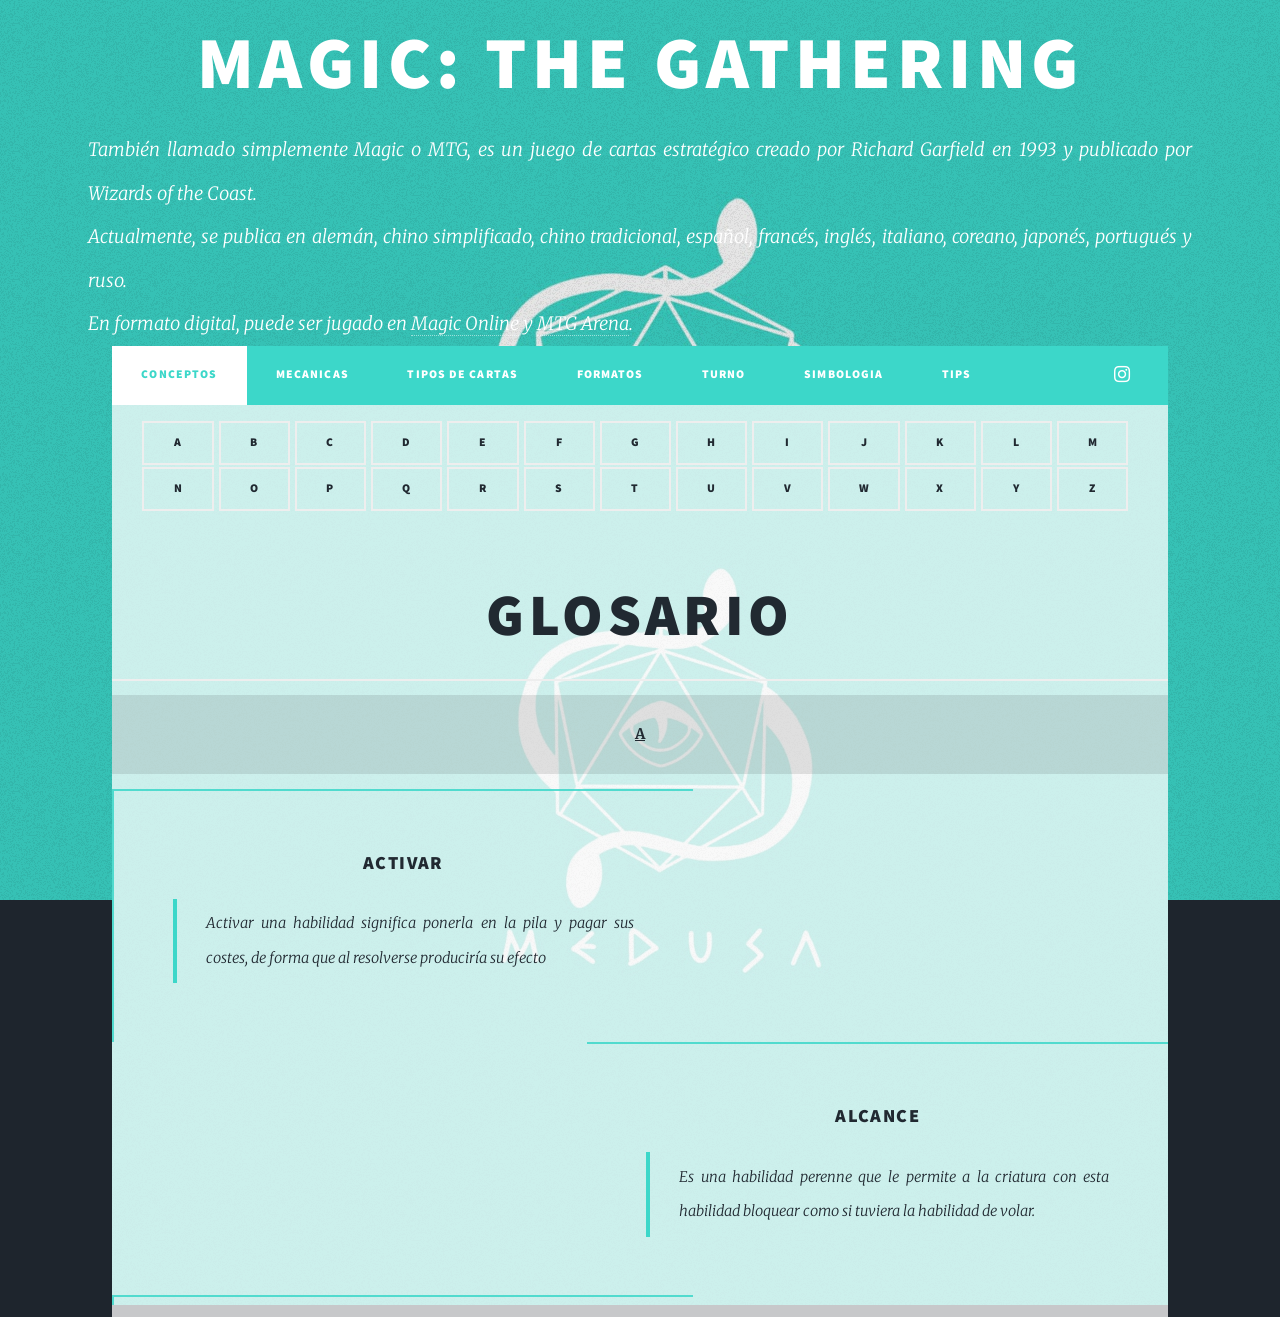
<file: index.html>
<!DOCTYPE HTML>
<!--
	Massively by HTML5 UP
	html5up.net | @ajlkn
	Free for personal and commercial use under the CCA 3.0 license (html5up.net/license)
-->
<html>
	<head>
		<title>Magic: the gathering</title>
		<link rel="icon" type="image/x-icon" href="images/favicon.ico">
		<meta charset="utf-8" />
		<meta name="viewport" content="width=device-width, initial-scale=1, user-scalable=no" />
		<link rel="stylesheet" href="assets/css/main.css" />
		<noscript><link rel="stylesheet" href="assets/css/noscript.css" /></noscript>		<style>
			#main iframe {
				width: 100%;
				height: 100vh;
				padding: 0 !important;
			}
		</style>
	</head>
	<body class="is-preload">
		<!-- Wrapper -->
		<div id="wrapper" class="fade-in">
			<!-- Intro -->
			<div id="intro">
				<h1>Magic: the gathering</h1>
				<p>
					También llamado simplemente Magic o MTG, es un juego de cartas estratégico creado por Richard Garfield en 1993 y publicado por Wizards of the Coast.<br>
					Actualmente, se publica en alemán, chino simplificado, chino tradicional, español, francés, inglés, italiano, coreano, japonés, portugués y ruso.<br>
					En formato digital, puede ser jugado en <a href="https://www.mtgo.com/home">Magic Online</a> y <a href="https://magic.wizards.com/es/mtgarena">MTG Arena</a>.
				</p>
			</div>

			<!-- Header -->
			<header id="header">
				<a href="index.html" class="logo">MTG</a>
			</header>

			<!-- Nav -->
			<nav id="nav">
				<ul class="links">
					<li class="active"><a target="MainFrame" href="./Concepts/basic.html">Conceptos</a></li>
					<li><a target="MainFrame" href="./Concepts/mechanic.html">Mecanicas</a></li>
					<li><a target="MainFrame" href="types.html">Tipos de cartas</a></li>
					<li><a target="MainFrame" href="formats.html">Formatos</a></li>
					<li><a target="MainFrame" href="turno.html">Turno</a></li>
					<li><a target="MainFrame" href="symbol.html">Simbologia</a></li>
					<!--li><a href="lands.html">Tierras</a></li-->
					<li><a target="MainFrame" href="tips.html">Tips</a></li>
				</ul>
				<ul class="icons">
					<li><a href="https://www.instagram.com/comicsmedusa/?hl=es" target="_blank" class="icon brands fa-instagram"><span class="label">Instagram</span></a></li>
				</ul>
			</nav>
			<!-- Main -->
			<div id="main">
				<iframe name="MainFrame" src="./Concepts/basic.html"></iframe>
			</div>
		</div>

		<!-- Scripts -->
		<script src="assets/js/jquery.min.js"></script>
		<script src="assets/js/jquery.scrollex.min.js"></script>
		<script src="assets/js/jquery.scrolly.min.js"></script>
		<script src="assets/js/browser.min.js"></script>
		<script src="assets/js/breakpoints.min.js"></script>
		<script src="assets/js/util.js"></script>
		<script src="assets/js/main.js"></script>
		<script>
			$("li a").click(function(){
				$('li').removeClass('active');
				$(this).parent().addClass('active');
			});	
		</script>
	</body>
</html>
</file>
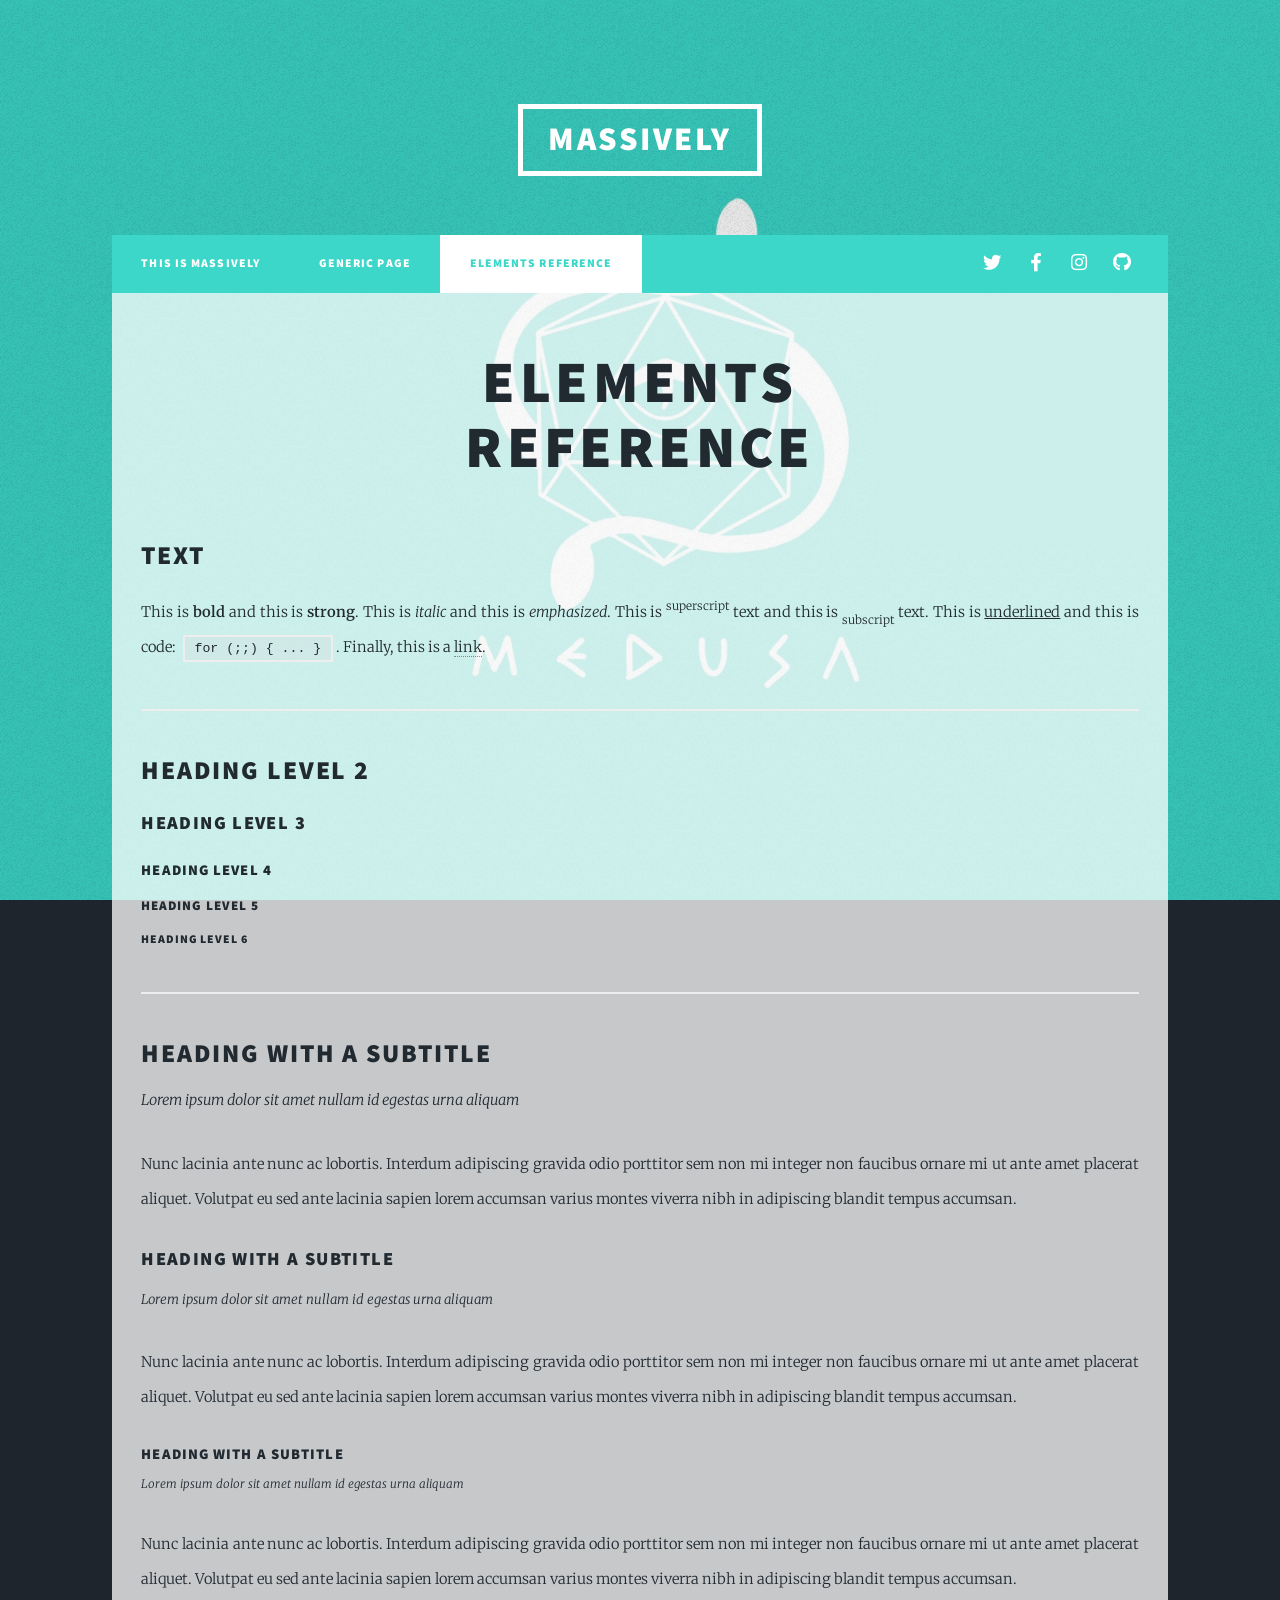
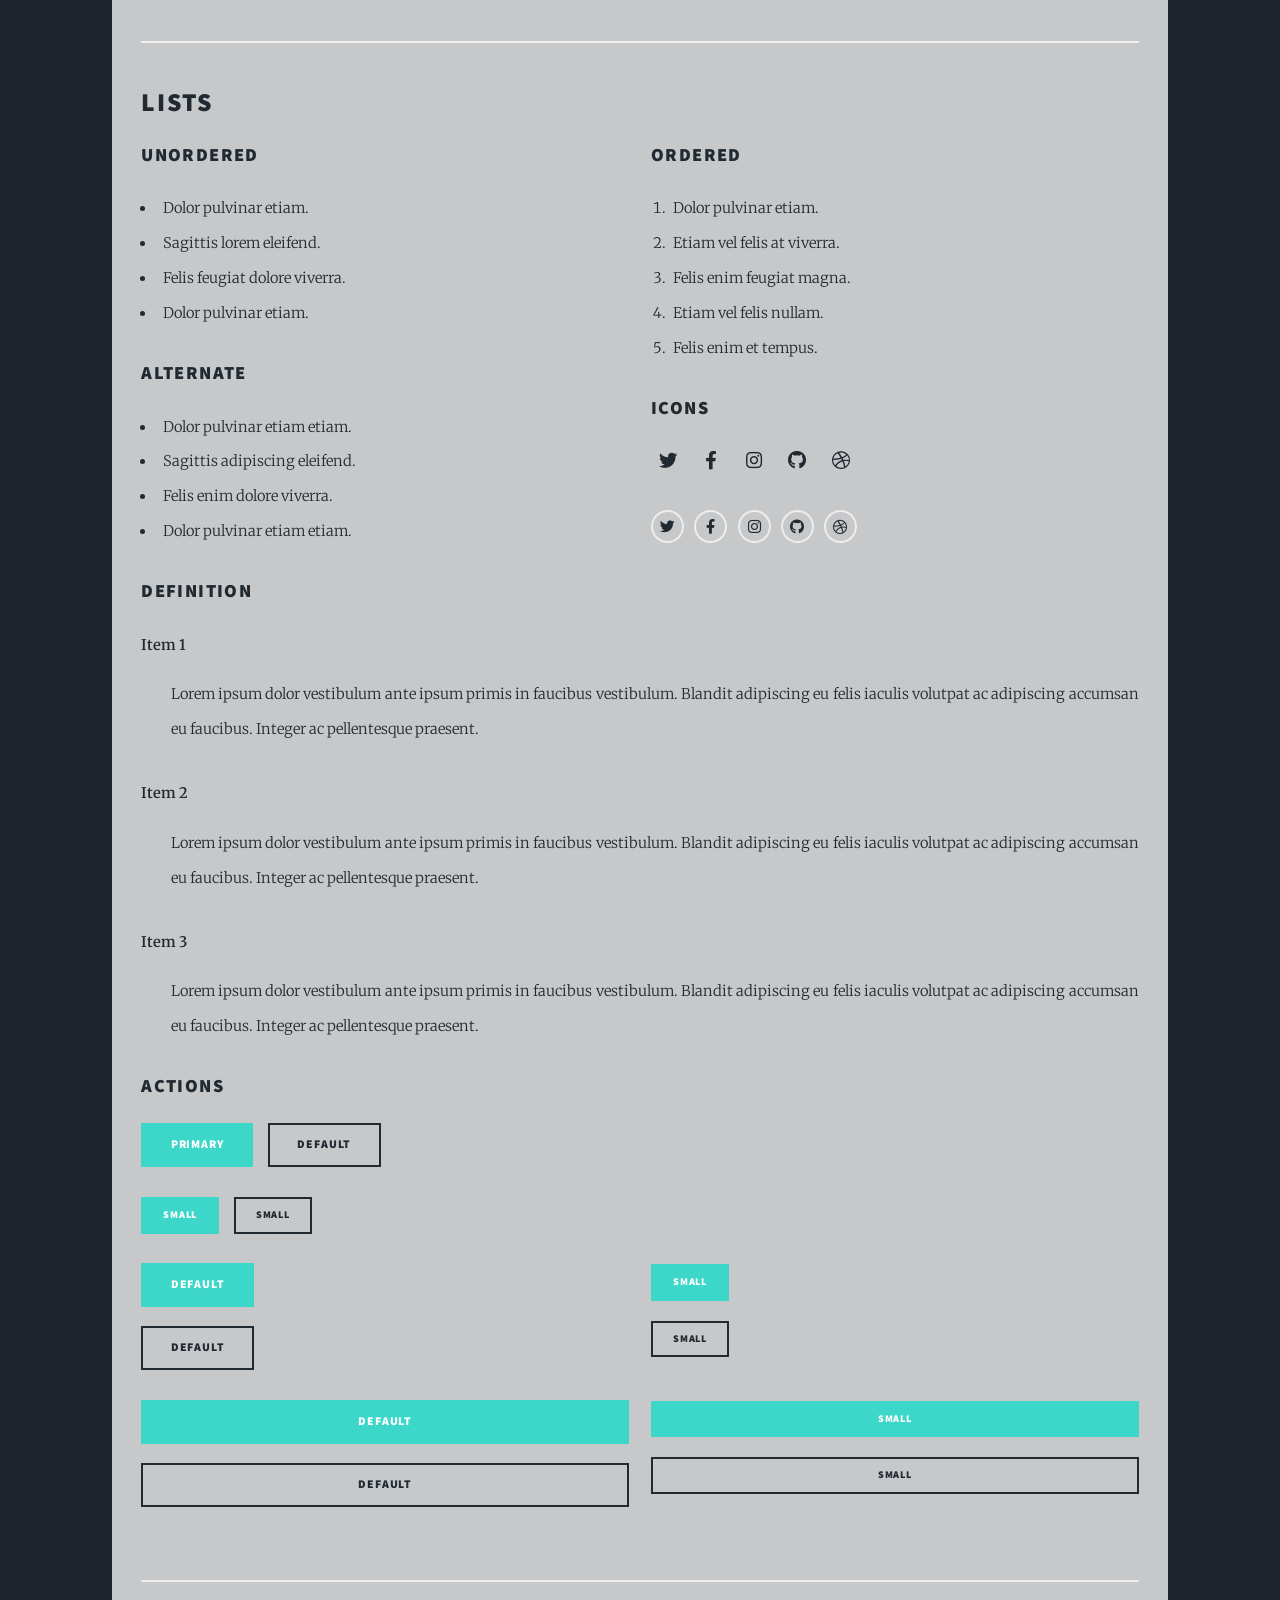
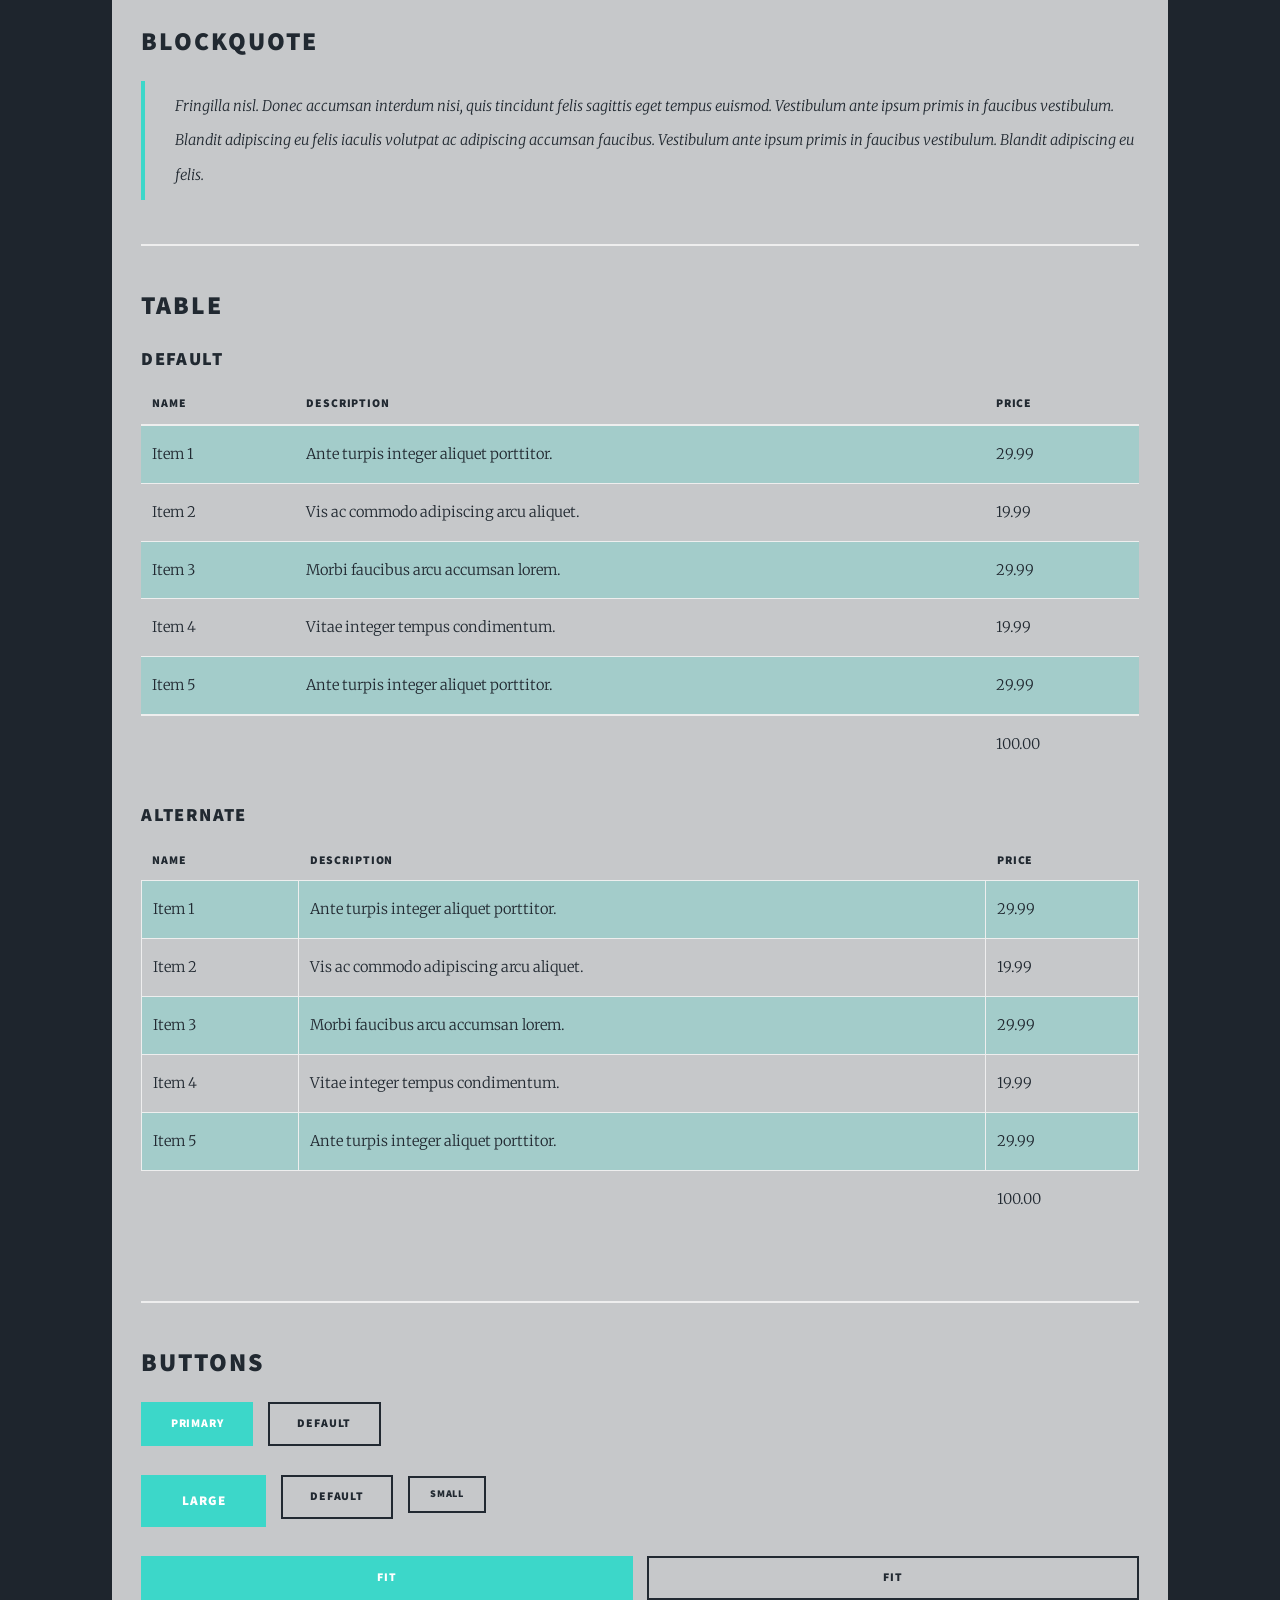
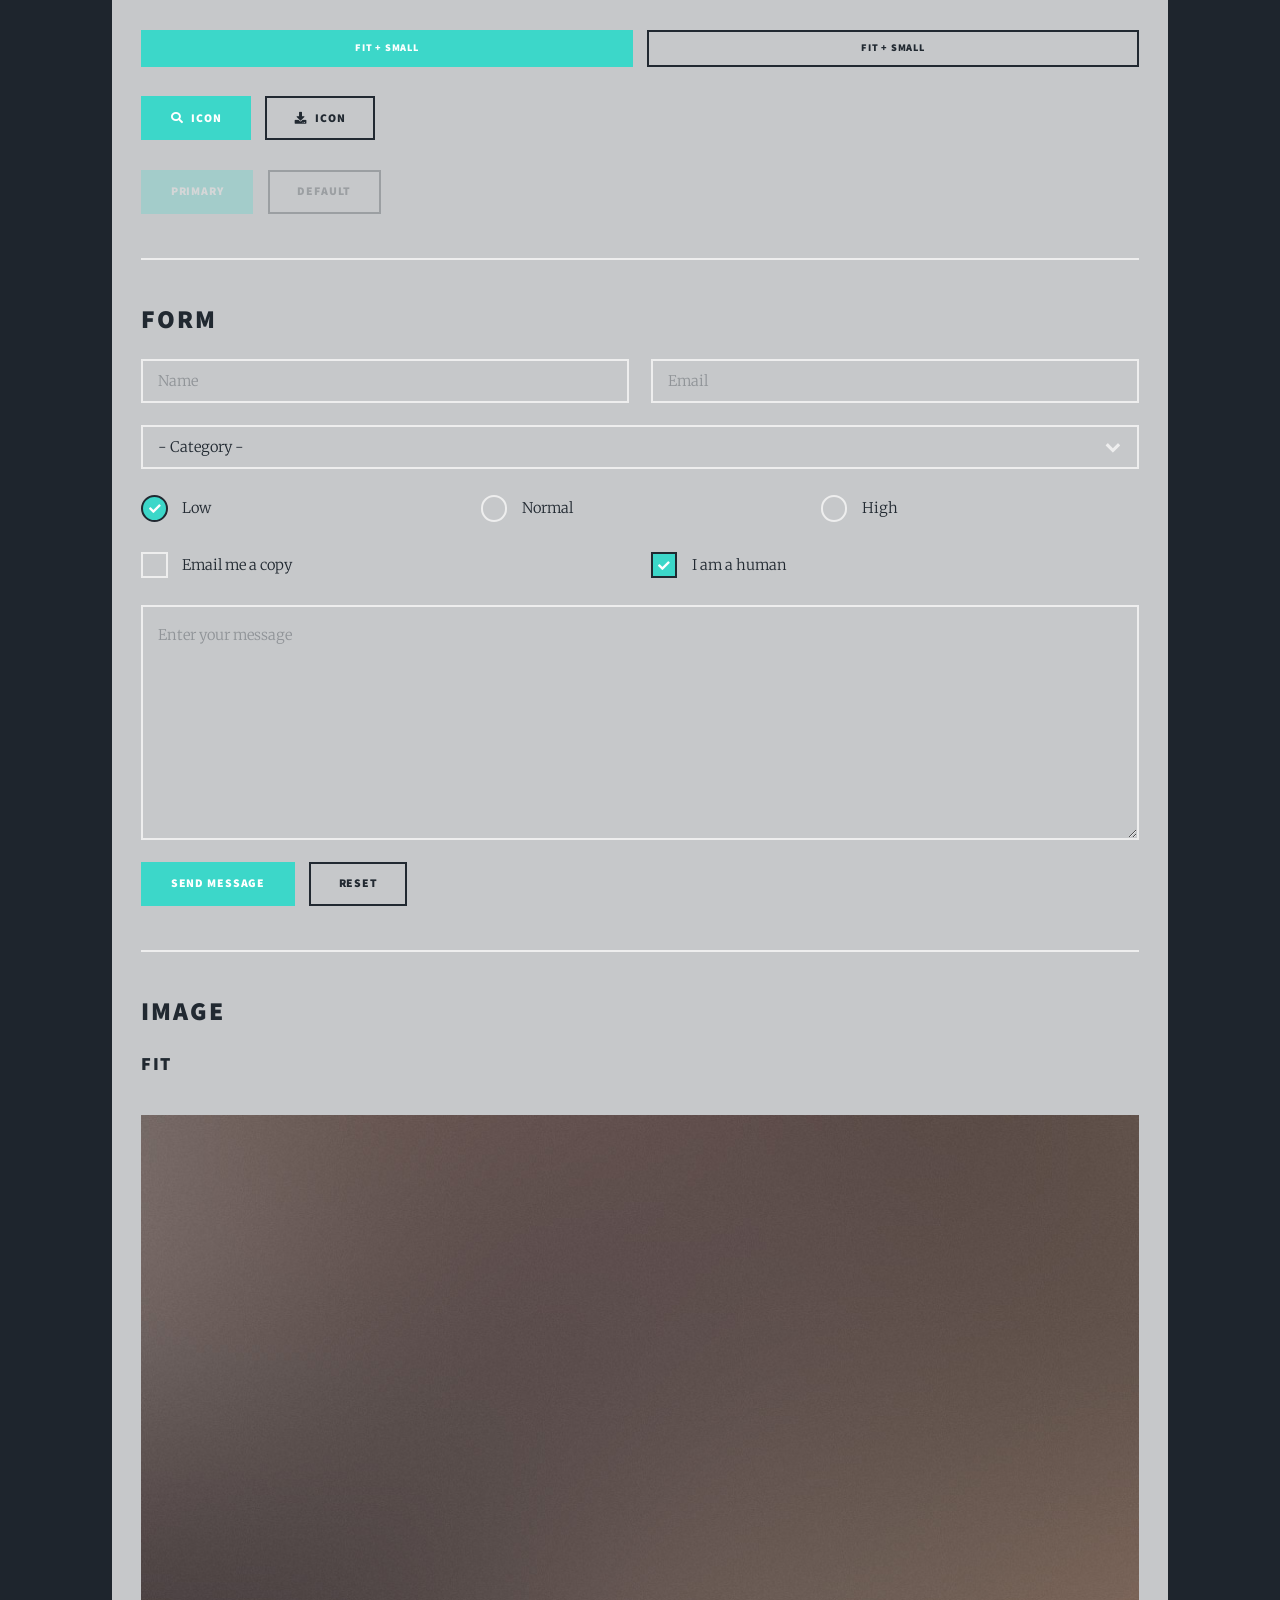
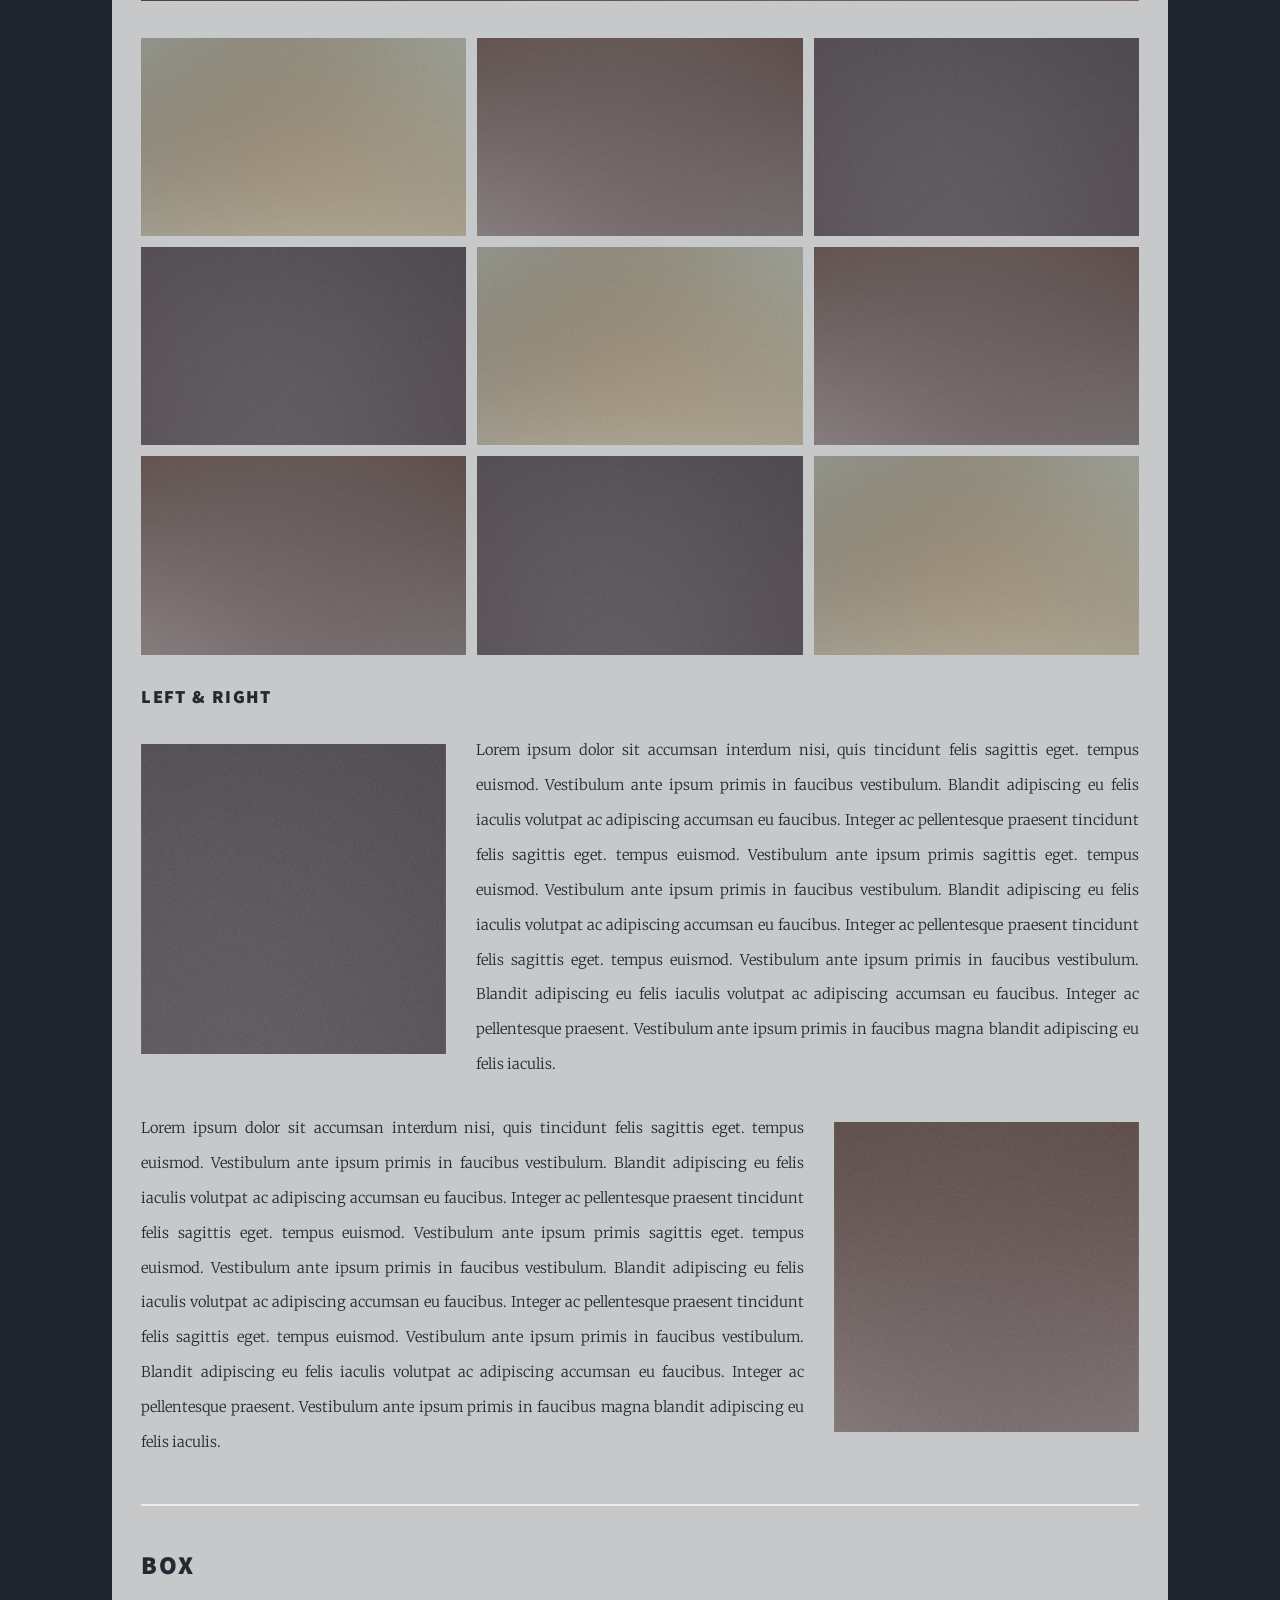
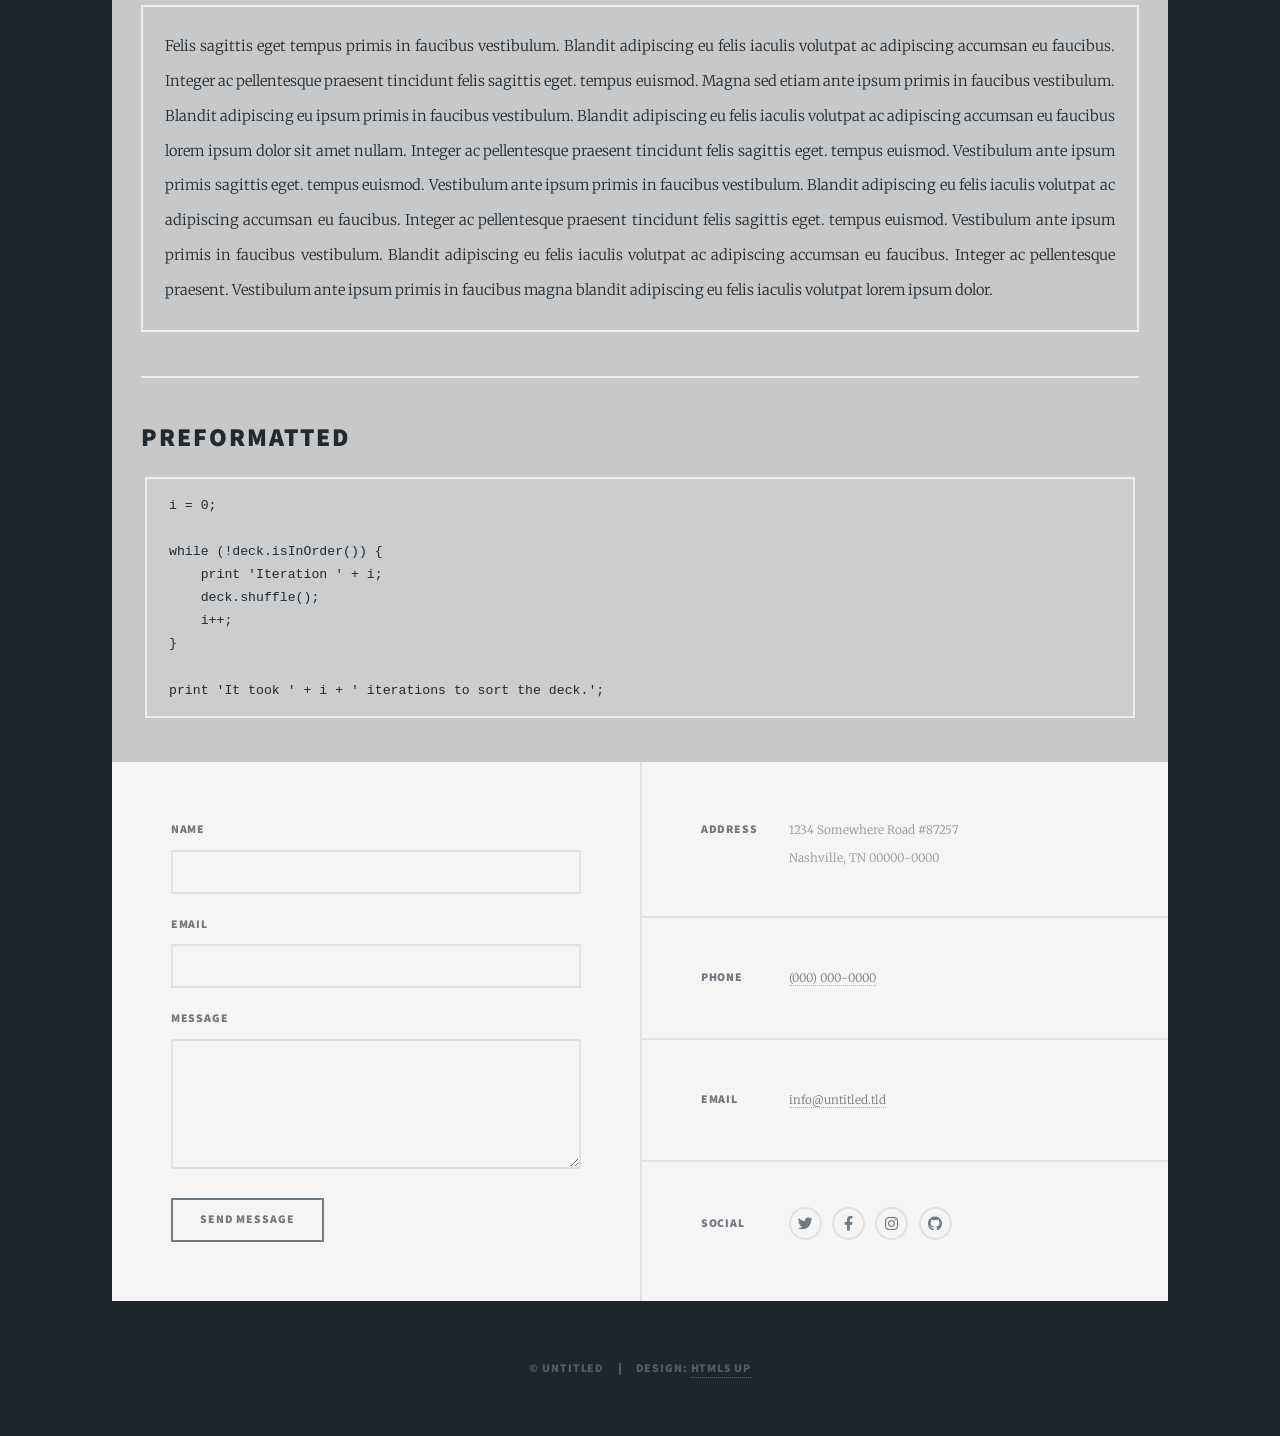
<file: copia_elements.html>
<!DOCTYPE HTML>
<!--
	Massively by HTML5 UP
	html5up.net | @ajlkn
	Free for personal and commercial use under the CCA 3.0 license (html5up.net/license)
-->
<html>
	<head>
		<title>Elements Reference - Massively by HTML5 UP</title>
		<link rel="icon" type="image/x-icon" href="images/favicon.ico">
		<meta charset="utf-8" />
		<meta name="viewport" content="width=device-width, initial-scale=1, user-scalable=no" />
		<link rel="stylesheet" href="assets/css/main.css" />
		<noscript><link rel="stylesheet" href="assets/css/noscript.css" /></noscript>
	</head>
	<body class="is-preload">

		<!-- Wrapper -->
			<div id="wrapper">

				<!-- Header -->
					<header id="header">
						<a href="index.html" class="logo">Massively</a>
					</header>

				<!-- Nav -->
					<nav id="nav">
						<ul class="links">
							<li><a href="index.html">This is Massively</a></li>
							<li><a href="generic.html">Generic Page</a></li>
							<li class="active"><a href="elements.html">Elements Reference</a></li>
						</ul>
						<ul class="icons">
							<li><a href="#" class="icon brands fa-twitter"><span class="label">Twitter</span></a></li>
							<li><a href="#" class="icon brands fa-facebook-f"><span class="label">Facebook</span></a></li>
							<li><a href="https://www.instagram.com/comicsmedusa/?hl=es" target="_blank" class="icon brands fa-instagram"><span class="label">Instagram</span></a></li>
							<li><a href="#" class="icon brands fa-github"><span class="label">GitHub</span></a></li>
						</ul>
					</nav>

				<!-- Main -->
					<div id="main">

						<!-- Post -->
							<section class="post">
								<header class="major">
									<h1>Elements<br />
									Reference</h1>
								</header>

								<!-- Text stuff -->
									<h2>Text</h2>
									<p>This is <b>bold</b> and this is <strong>strong</strong>. This is <i>italic</i> and this is <em>emphasized</em>.
									This is <sup>superscript</sup> text and this is <sub>subscript</sub> text.
									This is <u>underlined</u> and this is code: <code>for (;;) { ... }</code>.
									Finally, this is a <a href="#">link</a>.</p>
									<hr />
									<h2>Heading Level 2</h2>
									<h3>Heading Level 3</h3>
									<h4>Heading Level 4</h4>
									<h5>Heading Level 5</h5>
									<h6>Heading Level 6</h6>
									<hr />
									<header>
										<h2>Heading with a Subtitle</h2>
										<p>Lorem ipsum dolor sit amet nullam id egestas urna aliquam</p>
									</header>
									<p>Nunc lacinia ante nunc ac lobortis. Interdum adipiscing gravida odio porttitor sem non mi integer non faucibus ornare mi ut ante amet placerat aliquet. Volutpat eu sed ante lacinia sapien lorem accumsan varius montes viverra nibh in adipiscing blandit tempus accumsan.</p>
									<header>
										<h3>Heading with a Subtitle</h3>
										<p>Lorem ipsum dolor sit amet nullam id egestas urna aliquam</p>
									</header>
									<p>Nunc lacinia ante nunc ac lobortis. Interdum adipiscing gravida odio porttitor sem non mi integer non faucibus ornare mi ut ante amet placerat aliquet. Volutpat eu sed ante lacinia sapien lorem accumsan varius montes viverra nibh in adipiscing blandit tempus accumsan.</p>
									<header>
										<h4>Heading with a Subtitle</h4>
										<p>Lorem ipsum dolor sit amet nullam id egestas urna aliquam</p>
									</header>
									<p>Nunc lacinia ante nunc ac lobortis. Interdum adipiscing gravida odio porttitor sem non mi integer non faucibus ornare mi ut ante amet placerat aliquet. Volutpat eu sed ante lacinia sapien lorem accumsan varius montes viverra nibh in adipiscing blandit tempus accumsan.</p>

									<hr />

								<!-- Lists -->
									<h2>Lists</h2>
									<div class="row">
										<div class="col-6 col-12-small">

											<h3>Unordered</h3>
											<ul>
												<li>Dolor pulvinar etiam.</li>
												<li>Sagittis lorem eleifend.</li>
												<li>Felis feugiat dolore viverra.</li>
												<li>Dolor pulvinar etiam.</li>
											</ul>

											<h3>Alternate</h3>
											<ul class="alt">
												<li>Dolor pulvinar etiam etiam.</li>
												<li>Sagittis adipiscing eleifend.</li>
												<li>Felis enim dolore viverra.</li>
												<li>Dolor pulvinar etiam etiam.</li>
											</ul>

										</div>
										<div class="col-6 col-12-small">

											<h3>Ordered</h3>
											<ol>
												<li>Dolor pulvinar etiam.</li>
												<li>Etiam vel felis at viverra.</li>
												<li>Felis enim feugiat magna.</li>
												<li>Etiam vel felis nullam.</li>
												<li>Felis enim et tempus.</li>
											</ol>

											<h3>Icons</h3>
											<ul class="icons">
												<li><a href="#" class="icon brands fa-twitter"><span class="label">Twitter</span></a></li>
												<li><a href="#" class="icon brands fa-facebook-f"><span class="label">Facebook</span></a></li>
												<li><a href="https://www.instagram.com/comicsmedusa/?hl=es" target="_blank" class="icon brands fa-instagram"><span class="label">Instagram</span></a></li>
												<li><a href="#" class="icon brands fa-github"><span class="label">Github</span></a></li>
												<li><a href="#" class="icon brands fa-dribbble"><span class="label">Dribbble</span></a></li>
											</ul>
											<ul class="icons alt">
												<li><a href="#" class="icon brands alt fa-twitter"><span class="label">Twitter</span></a></li>
												<li><a href="#" class="icon brands alt fa-facebook-f"><span class="label">Facebook</span></a></li>
												<li><a href="#" class="icon brands alt fa-instagram"><span class="label">Instagram</span></a></li>
												<li><a href="#" class="icon brands alt fa-github"><span class="label">Github</span></a></li>
												<li><a href="#" class="icon brands alt fa-dribbble"><span class="label">Dribbble</span></a></li>
											</ul>

										</div>
									</div>
									<h3>Definition</h3>
									<dl>
										<dt>Item 1</dt>
										<dd>
											<p>Lorem ipsum dolor vestibulum ante ipsum primis in faucibus vestibulum. Blandit adipiscing eu felis iaculis volutpat ac adipiscing accumsan eu faucibus. Integer ac pellentesque praesent.</p>
										</dd>
										<dt>Item 2</dt>
										<dd>
											<p>Lorem ipsum dolor vestibulum ante ipsum primis in faucibus vestibulum. Blandit adipiscing eu felis iaculis volutpat ac adipiscing accumsan eu faucibus. Integer ac pellentesque praesent.</p>
										</dd>
										<dt>Item 3</dt>
										<dd>
											<p>Lorem ipsum dolor vestibulum ante ipsum primis in faucibus vestibulum. Blandit adipiscing eu felis iaculis volutpat ac adipiscing accumsan eu faucibus. Integer ac pellentesque praesent.</p>
										</dd>
									</dl>

									<h3>Actions</h3>
									<ul class="actions">
										<li><a href="#" class="button primary">Primary</a></li>
										<li><a href="#" class="button">Default</a></li>
									</ul>
									<ul class="actions small">
										<li><a href="#" class="button primary small">Small</a></li>
										<li><a href="#" class="button small">Small</a></li>
									</ul>
									<div class="row">
										<div class="col-6 col-12-small">
											<ul class="actions stacked">
												<li><a href="#" class="button primary">Default</a></li>
												<li><a href="#" class="button">Default</a></li>
											</ul>
										</div>
										<div class="col-6 col-12-small">
											<ul class="actions stacked">
												<li><a href="#" class="button primary small">Small</a></li>
												<li><a href="#" class="button small">Small</a></li>
											</ul>
										</div>
									</div>
									<div class="row">
										<div class="col-6 col-12-small">
											<ul class="actions stacked">
												<li><a href="#" class="button primary fit">Default</a></li>
												<li><a href="#" class="button fit">Default</a></li>
											</ul>
										</div>
										<div class="col-6 col-12-small">
											<ul class="actions stacked">
												<li><a href="#" class="button primary small fit">Small</a></li>
												<li><a href="#" class="button small fit">Small</a></li>
											</ul>
										</div>
									</div>

									<hr />

								<!-- Blockquote -->
									<h2>Blockquote</h2>
									<blockquote>Fringilla nisl. Donec accumsan interdum nisi, quis tincidunt felis sagittis eget tempus euismod. Vestibulum ante ipsum primis in faucibus vestibulum. Blandit adipiscing eu felis iaculis volutpat ac adipiscing accumsan faucibus. Vestibulum ante ipsum primis in faucibus vestibulum. Blandit adipiscing eu felis.</blockquote>

									<hr />

								<!-- Table -->
									<h2>Table</h2>

									<h3>Default</h3>
									<div class="table-wrapper">
										<table>
											<thead>
												<tr>
													<th>Name</th>
													<th>Description</th>
													<th>Price</th>
												</tr>
											</thead>
											<tbody>
												<tr>
													<td>Item 1</td>
													<td>Ante turpis integer aliquet porttitor.</td>
													<td>29.99</td>
												</tr>
												<tr>
													<td>Item 2</td>
													<td>Vis ac commodo adipiscing arcu aliquet.</td>
													<td>19.99</td>
												</tr>
												<tr>
													<td>Item 3</td>
													<td> Morbi faucibus arcu accumsan lorem.</td>
													<td>29.99</td>
												</tr>
												<tr>
													<td>Item 4</td>
													<td>Vitae integer tempus condimentum.</td>
													<td>19.99</td>
												</tr>
												<tr>
													<td>Item 5</td>
													<td>Ante turpis integer aliquet porttitor.</td>
													<td>29.99</td>
												</tr>
											</tbody>
											<tfoot>
												<tr>
													<td colspan="2"></td>
													<td>100.00</td>
												</tr>
											</tfoot>
										</table>
									</div>

									<h3>Alternate</h3>
									<div class="table-wrapper">
										<table class="alt">
											<thead>
												<tr>
													<th>Name</th>
													<th>Description</th>
													<th>Price</th>
												</tr>
											</thead>
											<tbody>
												<tr>
													<td>Item 1</td>
													<td>Ante turpis integer aliquet porttitor.</td>
													<td>29.99</td>
												</tr>
												<tr>
													<td>Item 2</td>
													<td>Vis ac commodo adipiscing arcu aliquet.</td>
													<td>19.99</td>
												</tr>
												<tr>
													<td>Item 3</td>
													<td> Morbi faucibus arcu accumsan lorem.</td>
													<td>29.99</td>
												</tr>
												<tr>
													<td>Item 4</td>
													<td>Vitae integer tempus condimentum.</td>
													<td>19.99</td>
												</tr>
												<tr>
													<td>Item 5</td>
													<td>Ante turpis integer aliquet porttitor.</td>
													<td>29.99</td>
												</tr>
											</tbody>
											<tfoot>
												<tr>
													<td colspan="2"></td>
													<td>100.00</td>
												</tr>
											</tfoot>
										</table>
									</div>

									<hr />

								<!-- Buttons -->
									<h2>Buttons</h2>
									<ul class="actions">
										<li><a href="#" class="button primary">Primary</a></li>
										<li><a href="#" class="button">Default</a></li>
									</ul>
									<ul class="actions">
										<li><a href="#" class="button primary large">Large</a></li>
										<li><a href="#" class="button">Default</a></li>
										<li><a href="#" class="button small">Small</a></li>
									</ul>
									<ul class="actions fit">
										<li><a href="#" class="button primary fit">Fit</a></li>
										<li><a href="#" class="button fit">Fit</a></li>
									</ul>
									<ul class="actions fit small">
										<li><a href="#" class="button primary fit small">Fit + Small</a></li>
										<li><a href="#" class="button fit small">Fit + Small</a></li>
									</ul>
									<ul class="actions">
										<li><a href="#" class="button primary icon solid fa-search">Icon</a></li>
										<li><a href="#" class="button icon solid fa-download">Icon</a></li>
									</ul>
									<ul class="actions">
										<li><span class="button primary disabled">Primary</span></li>
										<li><span class="button disabled">Default</span></li>
									</ul>

									<hr />

								<!-- Form -->
									<h2>Form</h2>

									<form method="post" action="#">
										<div class="row gtr-uniform">
											<div class="col-6 col-12-xsmall">
												<input type="text" name="demo-name" id="demo-name" value="" placeholder="Name" />
											</div>
											<div class="col-6 col-12-xsmall">
												<input type="email" name="demo-email" id="demo-email" value="" placeholder="Email" />
											</div>
											<!-- Break -->
											<div class="col-12">
												<select name="demo-category" id="demo-category">
													<option value="">- Category -</option>
													<option value="1">Manufacturing</option>
													<option value="1">Shipping</option>
													<option value="1">Administration</option>
													<option value="1">Human Resources</option>
												</select>
											</div>
											<!-- Break -->
											<div class="col-4 col-12-small">
												<input type="radio" id="demo-priority-low" name="demo-priority" checked>
												<label for="demo-priority-low">Low</label>
											</div>
											<div class="col-4 col-12-small">
												<input type="radio" id="demo-priority-normal" name="demo-priority">
												<label for="demo-priority-normal">Normal</label>
											</div>
											<div class="col-4 col-12-small">
												<input type="radio" id="demo-priority-high" name="demo-priority">
												<label for="demo-priority-high">High</label>
											</div>
											<!-- Break -->
											<div class="col-6 col-12-small">
												<input type="checkbox" id="demo-copy" name="demo-copy">
												<label for="demo-copy">Email me a copy</label>
											</div>
											<div class="col-6 col-12-small">
												<input type="checkbox" id="demo-human" name="demo-human" checked>
												<label for="demo-human">I am a human</label>
											</div>
											<!-- Break -->
											<div class="col-12">
												<textarea name="demo-message" id="demo-message" placeholder="Enter your message" rows="6"></textarea>
											</div>
											<!-- Break -->
											<div class="col-12">
												<ul class="actions">
													<li><input type="submit" value="Send Message" class="primary" /></li>
													<li><input type="reset" value="Reset" /></li>
												</ul>
											</div>
										</div>
									</form>

									<hr />

								<!-- Image -->
									<h2>Image</h2>

									<h3>Fit</h3>
									<span class="image fit"><img src="images/pic01.jpg" alt="" /></span>
									<div class="box alt">
										<div class="row gtr-50 gtr-uniform">
											<div class="col-4"><span class="image fit"><img src="images/pic02.jpg" alt="" /></span></div>
											<div class="col-4"><span class="image fit"><img src="images/pic03.jpg" alt="" /></span></div>
											<div class="col-4"><span class="image fit"><img src="images/pic04.jpg" alt="" /></span></div>
											<!-- Break -->
											<div class="col-4"><span class="image fit"><img src="images/pic04.jpg" alt="" /></span></div>
											<div class="col-4"><span class="image fit"><img src="images/pic02.jpg" alt="" /></span></div>
											<div class="col-4"><span class="image fit"><img src="images/pic03.jpg" alt="" /></span></div>
											<!-- Break -->
											<div class="col-4"><span class="image fit"><img src="images/pic03.jpg" alt="" /></span></div>
											<div class="col-4"><span class="image fit"><img src="images/pic04.jpg" alt="" /></span></div>
											<div class="col-4"><span class="image fit"><img src="images/pic02.jpg" alt="" /></span></div>
										</div>
									</div>

									<h3>Left &amp; Right</h3>
									<p><span class="image left"><img src="images/pic08.jpg" alt="" /></span>Lorem ipsum dolor sit accumsan interdum nisi, quis tincidunt felis sagittis eget. tempus euismod. Vestibulum ante ipsum primis in faucibus vestibulum. Blandit adipiscing eu felis iaculis volutpat ac adipiscing accumsan eu faucibus. Integer ac pellentesque praesent tincidunt felis sagittis eget. tempus euismod. Vestibulum ante ipsum primis sagittis eget. tempus euismod. Vestibulum ante ipsum primis in faucibus vestibulum. Blandit adipiscing eu felis iaculis volutpat ac adipiscing accumsan eu faucibus. Integer ac pellentesque praesent tincidunt felis sagittis eget. tempus euismod. Vestibulum ante ipsum primis in faucibus vestibulum. Blandit adipiscing eu felis iaculis volutpat ac adipiscing accumsan eu faucibus. Integer ac pellentesque praesent. Vestibulum ante ipsum primis in faucibus magna blandit adipiscing eu felis iaculis.</p>
									<p><span class="image right"><img src="images/pic09.jpg" alt="" /></span>Lorem ipsum dolor sit accumsan interdum nisi, quis tincidunt felis sagittis eget. tempus euismod. Vestibulum ante ipsum primis in faucibus vestibulum. Blandit adipiscing eu felis iaculis volutpat ac adipiscing accumsan eu faucibus. Integer ac pellentesque praesent tincidunt felis sagittis eget. tempus euismod. Vestibulum ante ipsum primis sagittis eget. tempus euismod. Vestibulum ante ipsum primis in faucibus vestibulum. Blandit adipiscing eu felis iaculis volutpat ac adipiscing accumsan eu faucibus. Integer ac pellentesque praesent tincidunt felis sagittis eget. tempus euismod. Vestibulum ante ipsum primis in faucibus vestibulum. Blandit adipiscing eu felis iaculis volutpat ac adipiscing accumsan eu faucibus. Integer ac pellentesque praesent. Vestibulum ante ipsum primis in faucibus magna blandit adipiscing eu felis iaculis.</p>

									<hr />

								<!-- Box -->
									<h2>Box</h2>
									<div class="box">
										<p>Felis sagittis eget tempus primis in faucibus vestibulum. Blandit adipiscing eu felis iaculis volutpat ac adipiscing accumsan eu faucibus. Integer ac pellentesque praesent tincidunt felis sagittis eget. tempus euismod. Magna sed etiam ante ipsum primis in faucibus vestibulum. Blandit adipiscing eu ipsum primis in faucibus vestibulum. Blandit adipiscing eu felis iaculis volutpat ac adipiscing accumsan eu faucibus lorem ipsum dolor sit amet nullam. Integer ac pellentesque praesent tincidunt felis sagittis eget. tempus euismod. Vestibulum ante ipsum primis sagittis eget. tempus euismod. Vestibulum ante ipsum primis in faucibus vestibulum. Blandit adipiscing eu felis iaculis volutpat ac adipiscing accumsan eu faucibus. Integer ac pellentesque praesent tincidunt felis sagittis eget. tempus euismod. Vestibulum ante ipsum primis in faucibus vestibulum. Blandit adipiscing eu felis iaculis volutpat ac adipiscing accumsan eu faucibus. Integer ac pellentesque praesent. Vestibulum ante ipsum primis in faucibus magna blandit adipiscing eu felis iaculis volutpat lorem ipsum dolor.</p>
									</div>

									<hr />

								<!-- Preformatted Code -->
									<h2>Preformatted</h2>
									<pre><code>i = 0;

while (!deck.isInOrder()) {
    print 'Iteration ' + i;
    deck.shuffle();
    i++;
}

print 'It took ' + i + ' iterations to sort the deck.';
</code></pre>

							</section>

					</div>

				<!-- Footer -->
					<footer id="footer">
						<section>
							<form method="post" action="#">
								<div class="fields">
									<div class="field">
										<label for="name">Name</label>
										<input type="text" name="name" id="name" />
									</div>
									<div class="field">
										<label for="email">Email</label>
										<input type="text" name="email" id="email" />
									</div>
									<div class="field">
										<label for="message">Message</label>
										<textarea name="message" id="message" rows="3"></textarea>
									</div>
								</div>
								<ul class="actions">
									<li><input type="submit" value="Send Message" /></li>
								</ul>
							</form>
						</section>
						<section class="split contact">
							<section class="alt">
								<h3>Address</h3>
								<p>1234 Somewhere Road #87257<br />
								Nashville, TN 00000-0000</p>
							</section>
							<section>
								<h3>Phone</h3>
								<p><a href="#">(000) 000-0000</a></p>
							</section>
							<section>
								<h3>Email</h3>
								<p><a href="#">info@untitled.tld</a></p>
							</section>
							<section>
								<h3>Social</h3>
								<ul class="icons alt">
									<li><a href="#" class="icon brands alt fa-twitter"><span class="label">Twitter</span></a></li>
									<li><a href="#" class="icon brands alt fa-facebook-f"><span class="label">Facebook</span></a></li>
									<li><a href="#" class="icon brands alt fa-instagram"><span class="label">Instagram</span></a></li>
									<li><a href="#" class="icon brands alt fa-github"><span class="label">GitHub</span></a></li>
								</ul>
							</section>
						</section>
					</footer>

				<!-- Copyright -->
					<div id="copyright">
						<ul><li>&copy; Untitled</li><li>Design: <a href="https://html5up.net">HTML5 UP</a></li></ul>
					</div>

			</div>

		<!-- Scripts -->
			<script src="assets/js/jquery.min.js"></script>
			<script src="assets/js/jquery.scrollex.min.js"></script>
			<script src="assets/js/jquery.scrolly.min.js"></script>
			<script src="assets/js/browser.min.js"></script>
			<script src="assets/js/breakpoints.min.js"></script>
			<script src="assets/js/util.js"></script>
			<script src="assets/js/main.js"></script>

	</body>
</html>
</file>
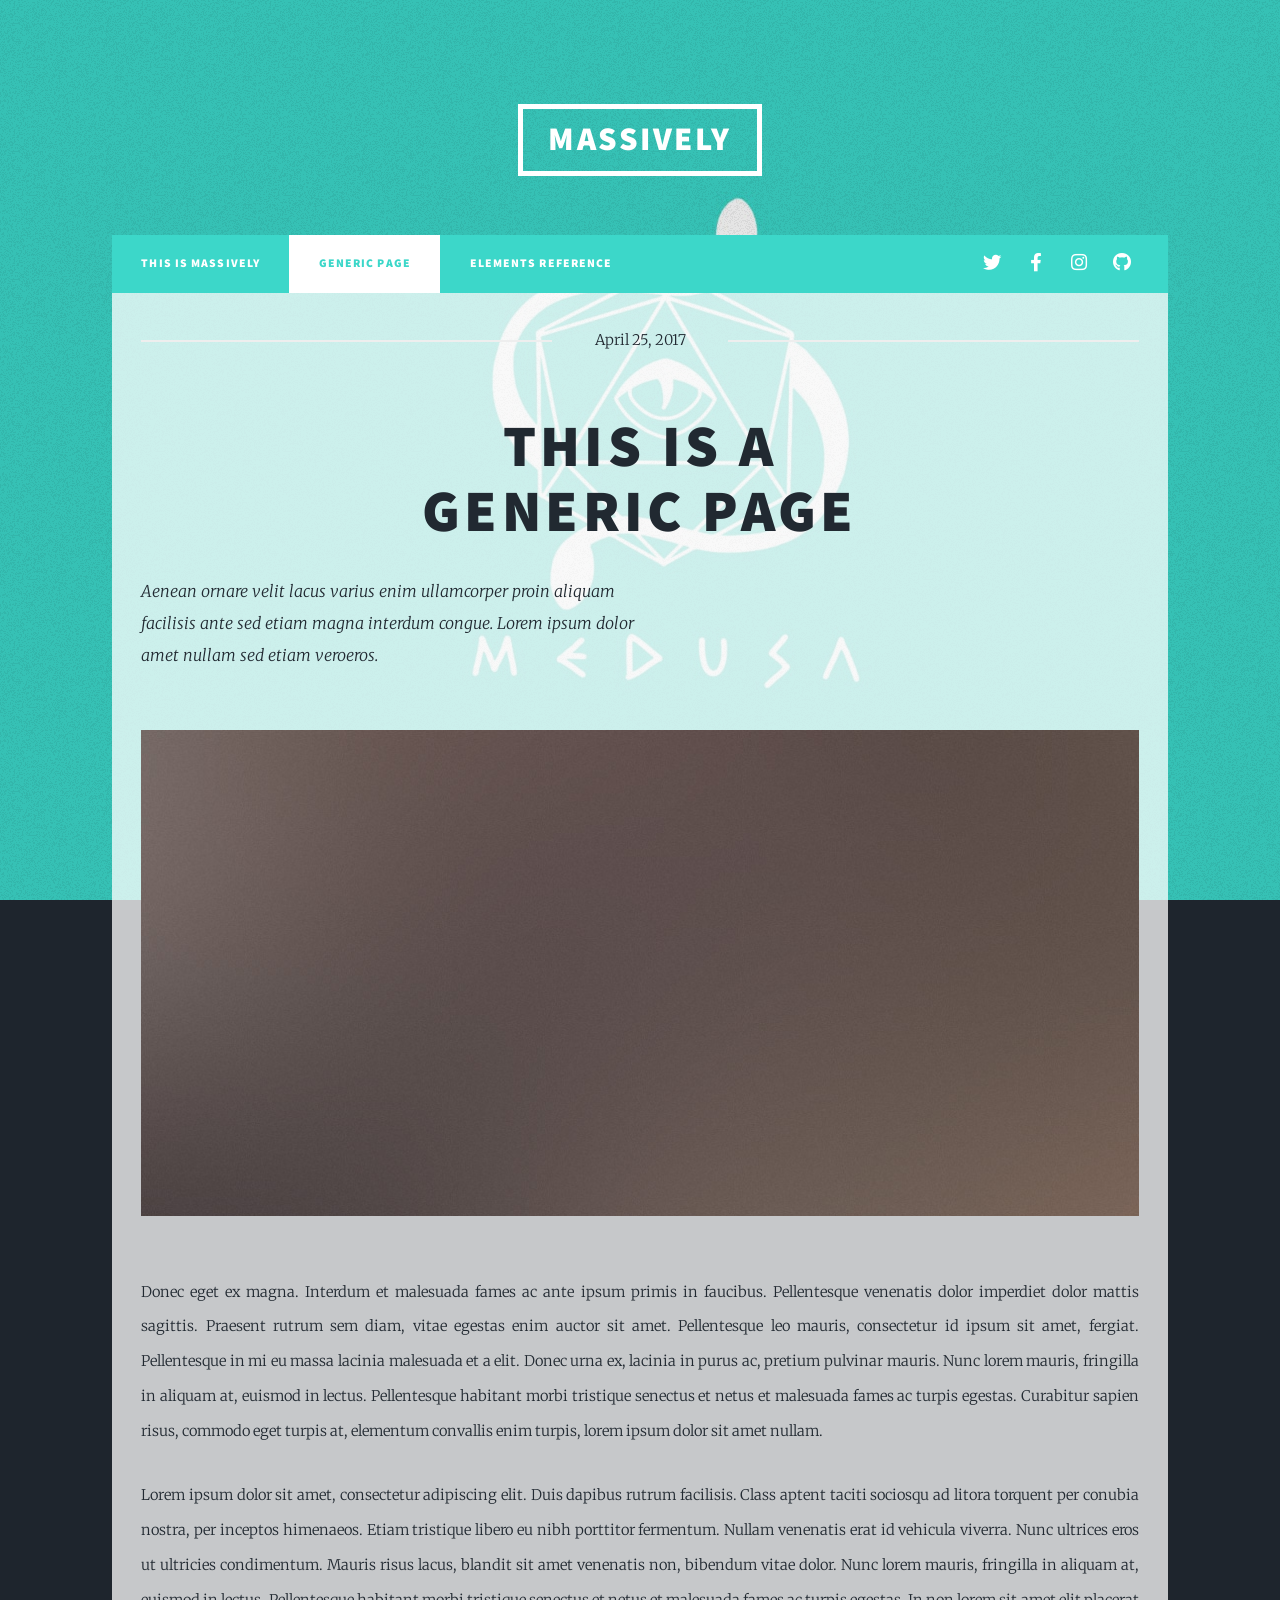
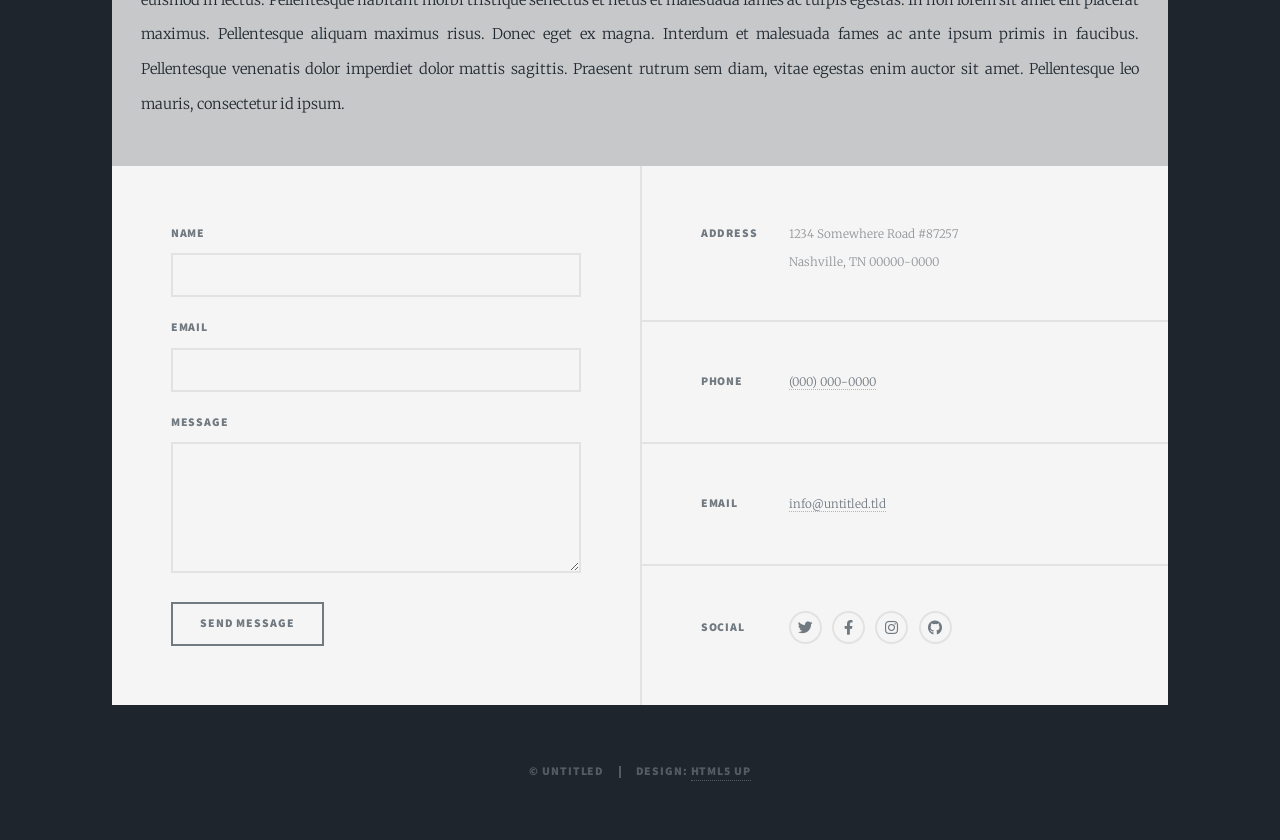
<file: copia_generic.html>
<!DOCTYPE HTML>
<!--
	Massively by HTML5 UP
	html5up.net | @ajlkn
	Free for personal and commercial use under the CCA 3.0 license (html5up.net/license)
-->
<html>
	<head>
		<title>Generic Page - Massively by HTML5 UP</title>
		<link rel="icon" type="image/x-icon" href="images/favicon.ico">
		<meta charset="utf-8" />
		<meta name="viewport" content="width=device-width, initial-scale=1, user-scalable=no" />
		<link rel="stylesheet" href="assets/css/main.css" />
		<noscript><link rel="stylesheet" href="assets/css/noscript.css" /></noscript>
	</head>
	<body class="is-preload">

		<!-- Wrapper -->
			<div id="wrapper">

				<!-- Header -->
					<header id="header">
						<a href="index.html" class="logo">Massively</a>
					</header>

				<!-- Nav -->
					<nav id="nav">
						<ul class="links">
							<li><a href="index.html">This is Massively</a></li>
							<li class="active"><a href="generic.html">Generic Page</a></li>
							<li><a href="elements.html">Elements Reference</a></li>
						</ul>
						<ul class="icons">
							<li><a href="#" class="icon brands fa-twitter"><span class="label">Twitter</span></a></li>
							<li><a href="#" class="icon brands fa-facebook-f"><span class="label">Facebook</span></a></li>
							<li><a href="https://www.instagram.com/comicsmedusa/?hl=es" target="_blank" class="icon brands fa-instagram"><span class="label">Instagram</span></a></li>
							<li><a href="#" class="icon brands fa-github"><span class="label">GitHub</span></a></li>
						</ul>
					</nav>

				<!-- Main -->
					<div id="main">

						<!-- Post -->
							<section class="post">
								<header class="major">
									<span class="date">April 25, 2017</span>
									<h1>This is a<br />
									Generic Page</h1>
									<p>Aenean ornare velit lacus varius enim ullamcorper proin aliquam<br />
									facilisis ante sed etiam magna interdum congue. Lorem ipsum dolor<br />
									amet nullam sed etiam veroeros.</p>
								</header>
								<div class="image main"><img src="images/pic01.jpg" alt="" /></div>
								<p>Donec eget ex magna. Interdum et malesuada fames ac ante ipsum primis in faucibus. Pellentesque venenatis dolor imperdiet dolor mattis sagittis. Praesent rutrum sem diam, vitae egestas enim auctor sit amet. Pellentesque leo mauris, consectetur id ipsum sit amet, fergiat. Pellentesque in mi eu massa lacinia malesuada et a elit. Donec urna ex, lacinia in purus ac, pretium pulvinar mauris. Nunc lorem mauris, fringilla in aliquam at, euismod in lectus. Pellentesque habitant morbi tristique senectus et netus et malesuada fames ac turpis egestas. Curabitur sapien risus, commodo eget turpis at, elementum convallis enim turpis, lorem ipsum dolor sit amet nullam.</p>
								<p>Lorem ipsum dolor sit amet, consectetur adipiscing elit. Duis dapibus rutrum facilisis. Class aptent taciti sociosqu ad litora torquent per conubia nostra, per inceptos himenaeos. Etiam tristique libero eu nibh porttitor fermentum. Nullam venenatis erat id vehicula viverra. Nunc ultrices eros ut ultricies condimentum. Mauris risus lacus, blandit sit amet venenatis non, bibendum vitae dolor. Nunc lorem mauris, fringilla in aliquam at, euismod in lectus. Pellentesque habitant morbi tristique senectus et netus et malesuada fames ac turpis egestas. In non lorem sit amet elit placerat maximus. Pellentesque aliquam maximus risus. Donec eget ex magna. Interdum et malesuada fames ac ante ipsum primis in faucibus. Pellentesque venenatis dolor imperdiet dolor mattis sagittis. Praesent rutrum sem diam, vitae egestas enim auctor sit amet. Pellentesque leo mauris, consectetur id ipsum.</p>
							</section>

					</div>

				<!-- Footer -->
					<footer id="footer">
						<section>
							<form method="post" action="#">
								<div class="fields">
									<div class="field">
										<label for="name">Name</label>
										<input type="text" name="name" id="name" />
									</div>
									<div class="field">
										<label for="email">Email</label>
										<input type="text" name="email" id="email" />
									</div>
									<div class="field">
										<label for="message">Message</label>
										<textarea name="message" id="message" rows="3"></textarea>
									</div>
								</div>
								<ul class="actions">
									<li><input type="submit" value="Send Message" /></li>
								</ul>
							</form>
						</section>
						<section class="split contact">
							<section class="alt">
								<h3>Address</h3>
								<p>1234 Somewhere Road #87257<br />
								Nashville, TN 00000-0000</p>
							</section>
							<section>
								<h3>Phone</h3>
								<p><a href="#">(000) 000-0000</a></p>
							</section>
							<section>
								<h3>Email</h3>
								<p><a href="#">info@untitled.tld</a></p>
							</section>
							<section>
								<h3>Social</h3>
								<ul class="icons alt">
									<li><a href="#" class="icon brands alt fa-twitter"><span class="label">Twitter</span></a></li>
									<li><a href="#" class="icon brands alt fa-facebook-f"><span class="label">Facebook</span></a></li>
									<li><a href="#" class="icon brands alt fa-instagram"><span class="label">Instagram</span></a></li>
									<li><a href="#" class="icon brands alt fa-github"><span class="label">GitHub</span></a></li>
								</ul>
							</section>
						</section>
					</footer>

				<!-- Copyright -->
					<div id="copyright">
						<ul><li>&copy; Untitled</li><li>Design: <a href="https://html5up.net">HTML5 UP</a></li></ul>
					</div>

			</div>

		<!-- Scripts -->
			<script src="assets/js/jquery.min.js"></script>
			<script src="assets/js/jquery.scrollex.min.js"></script>
			<script src="assets/js/jquery.scrolly.min.js"></script>
			<script src="assets/js/browser.min.js"></script>
			<script src="assets/js/breakpoints.min.js"></script>
			<script src="assets/js/util.js"></script>
			<script src="assets/js/main.js"></script>

	</body>
</html>
</file>
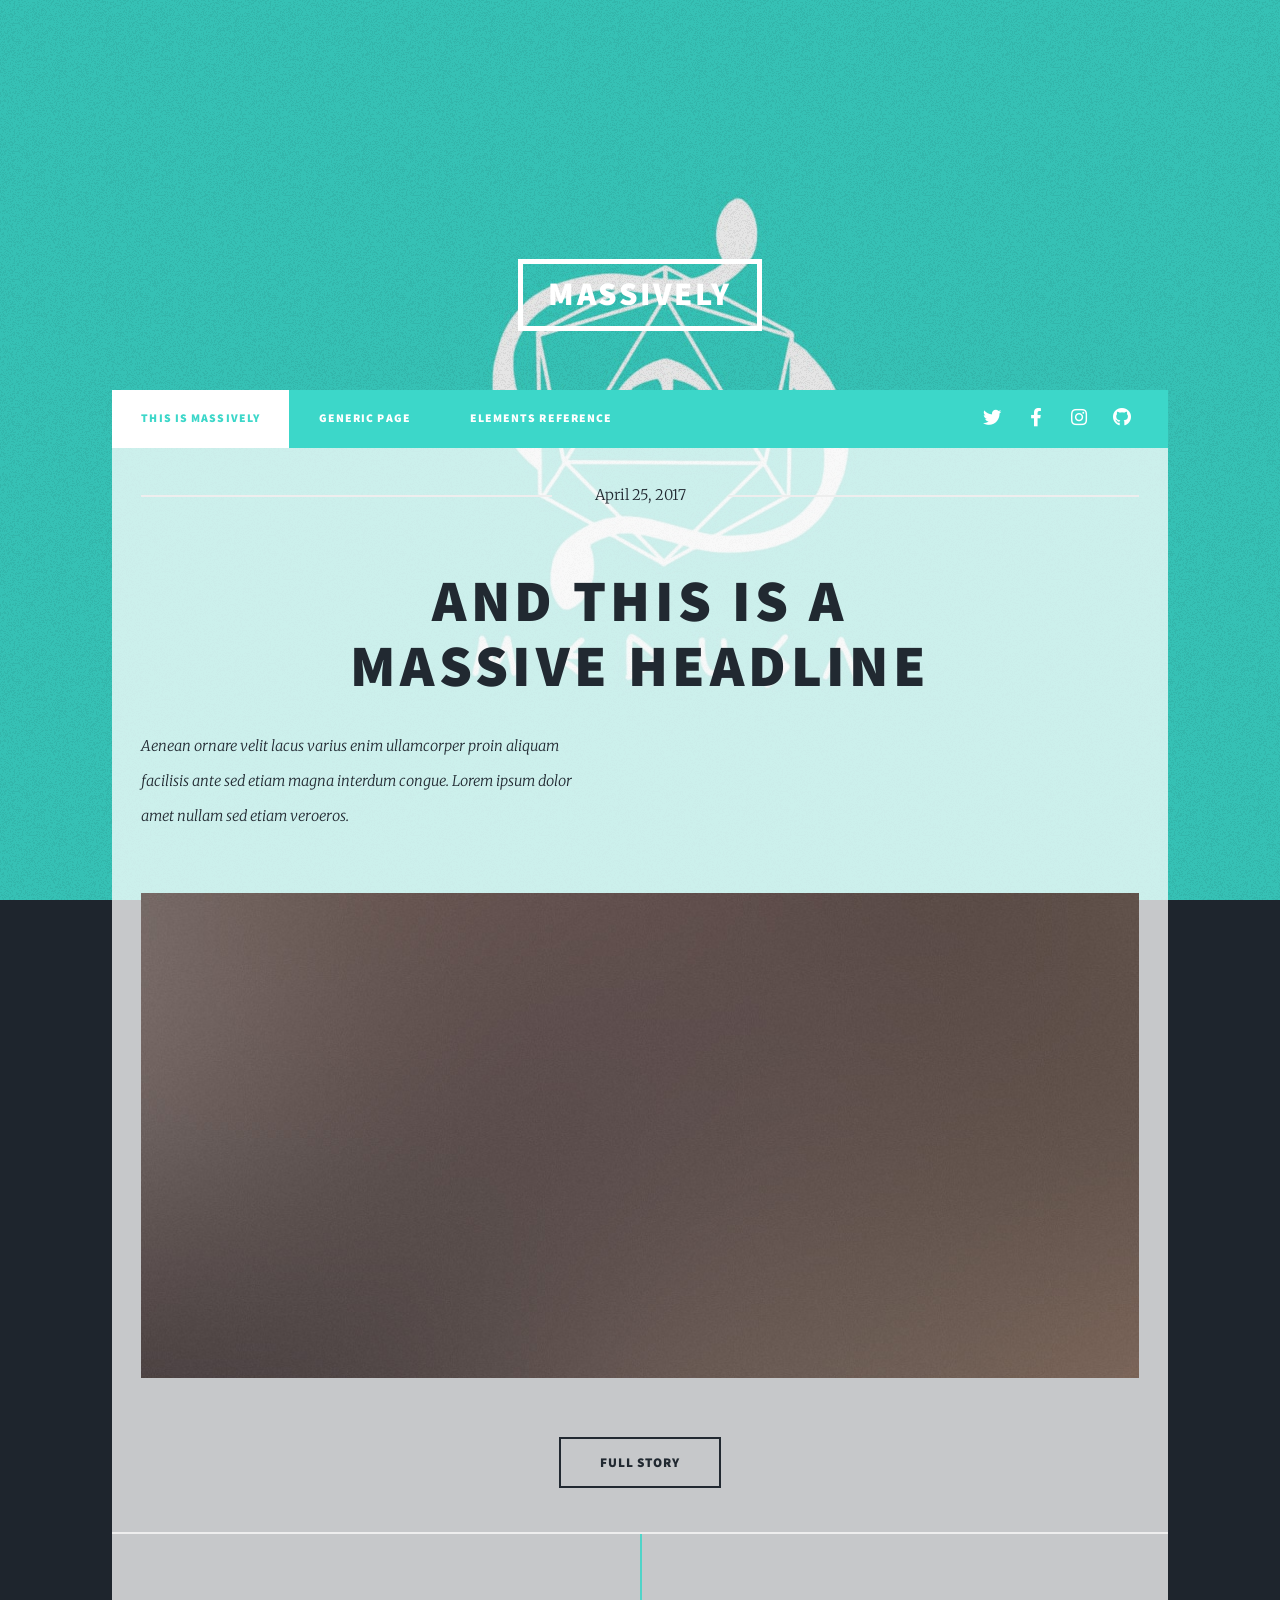
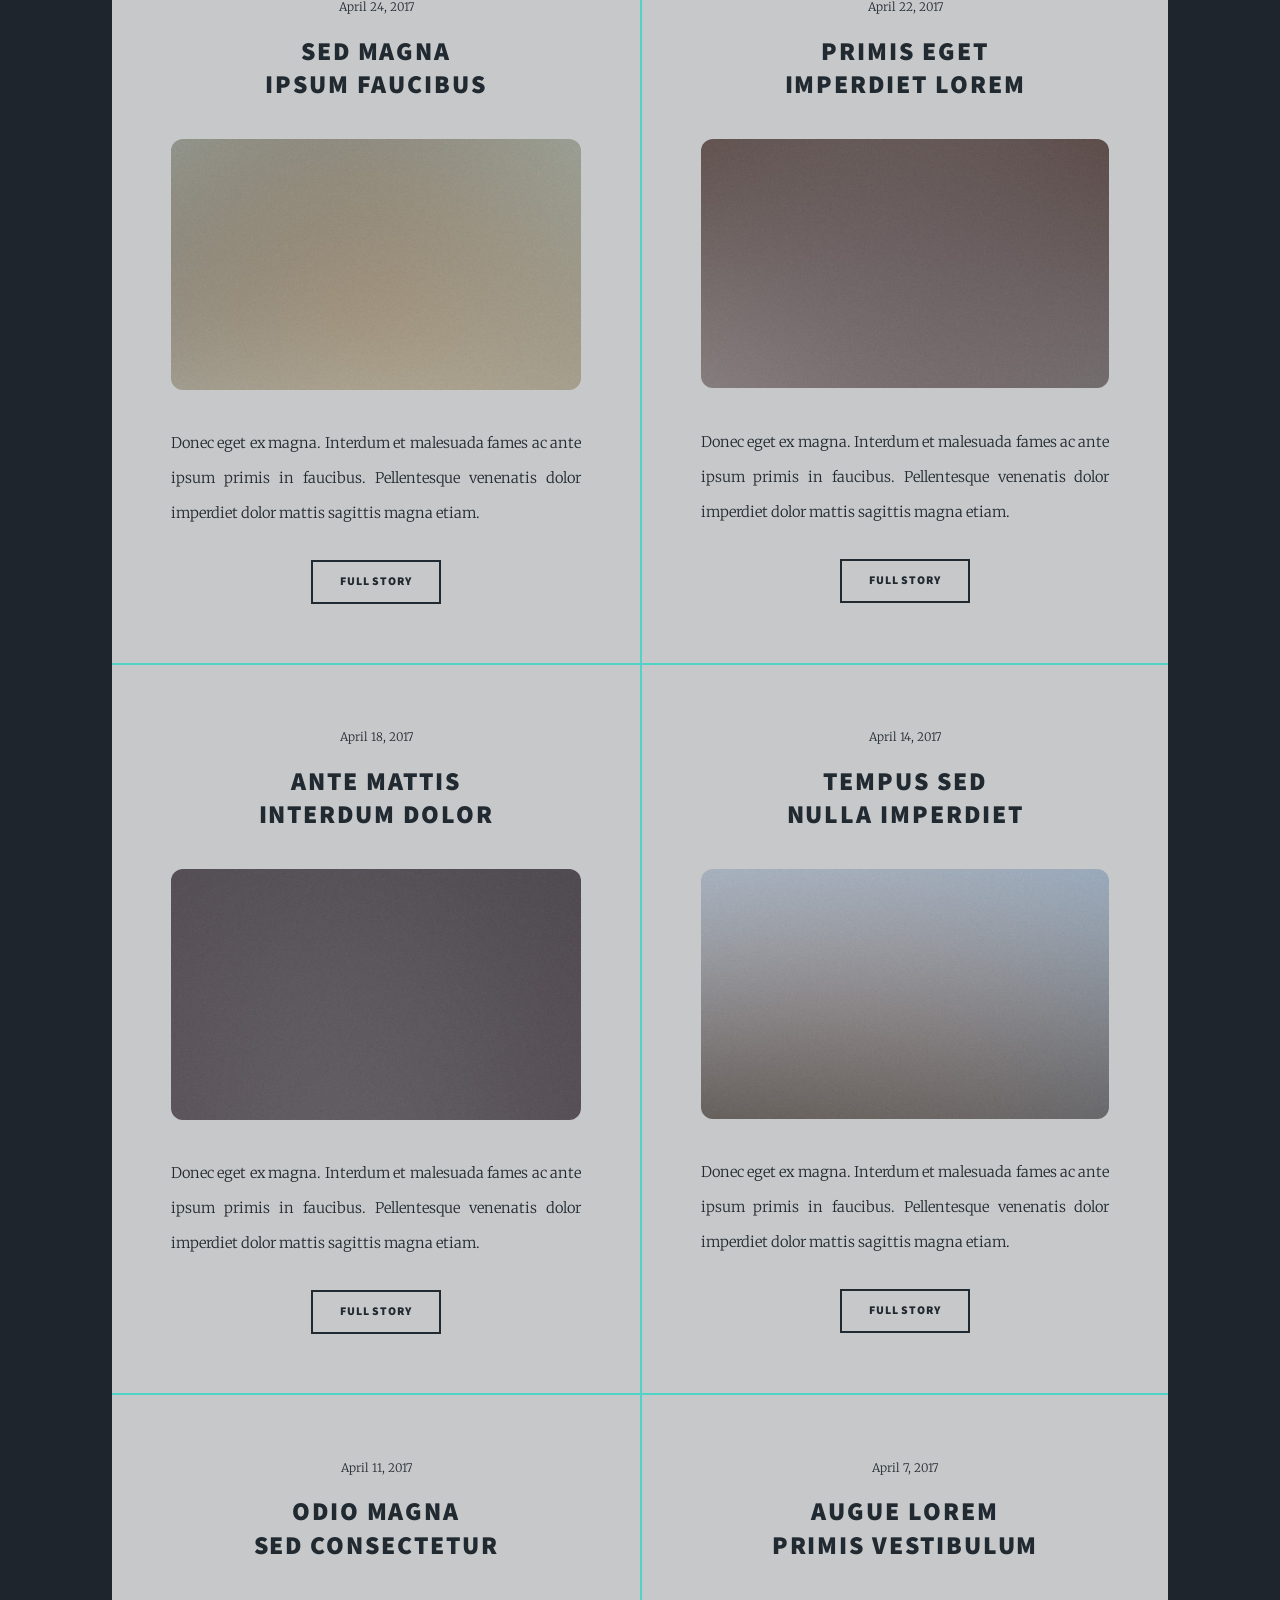
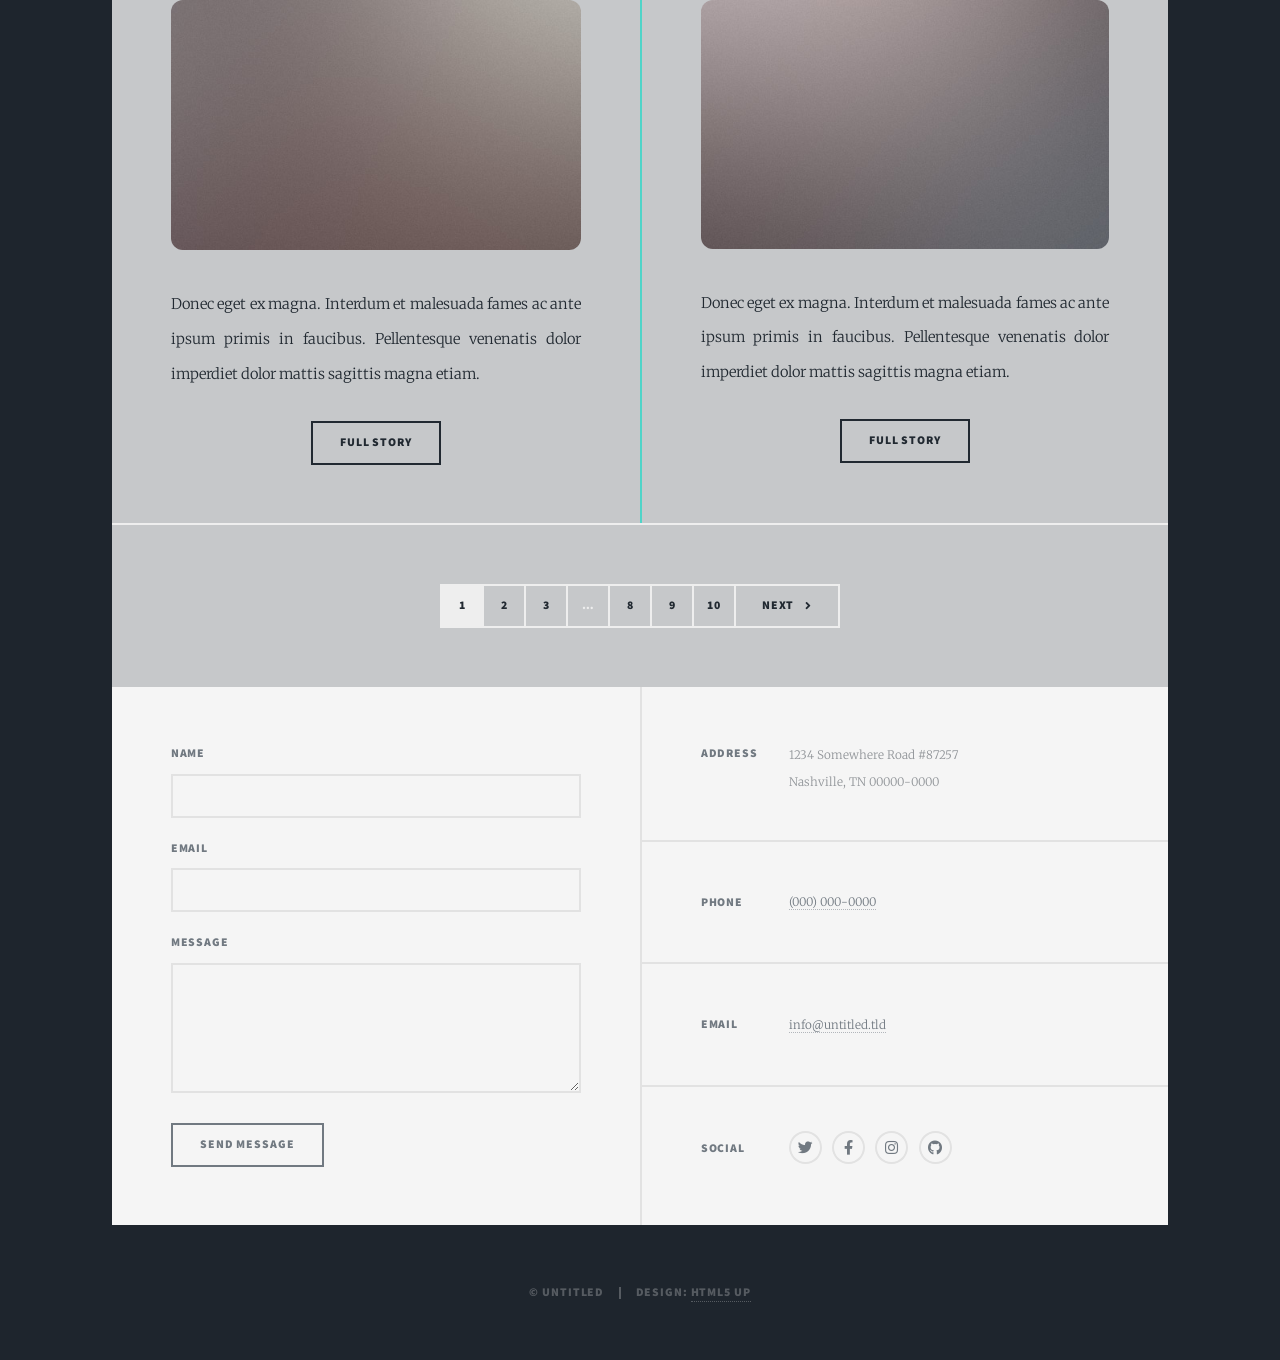
<file: copia_index.html>
<!DOCTYPE HTML>
<!--
	Massively by HTML5 UP
	html5up.net | @ajlkn
	Free for personal and commercial use under the CCA 3.0 license (html5up.net/license)
-->
<html>
	<head>
		<title>Massively by HTML5 UP</title>
		<link rel="icon" type="image/x-icon" href="images/favicon.ico">
		<meta charset="utf-8" />
		<meta name="viewport" content="width=device-width, initial-scale=1, user-scalable=no" />
		<link rel="stylesheet" href="assets/css/main.css" />
		<noscript><link rel="stylesheet" href="assets/css/noscript.css" /></noscript>
	</head>
	<body class="is-preload">

		<!-- Wrapper -->
			<div id="wrapper" class="fade-in">

				<!-- Intro -->
					<div id="intro">
						<h1>This is<br />
						Massively</h1>
						<p>A free, fully responsive HTML5 + CSS3 site template designed by <a href="https://twitter.com/ajlkn">@ajlkn</a> for <a href="https://html5up.net">HTML5 UP</a><br />
						and released for free under the <a href="https://html5up.net/license">Creative Commons license</a>.</p>
						<ul class="actions">
							<li><a href="#header" class="button icon solid solo fa-arrow-down scrolly">Continue</a></li>
						</ul>
					</div>

				<!-- Header -->
					<header id="header">
						<a href="index.html" class="logo">Massively</a>
					</header>

				<!-- Nav -->
					<nav id="nav">
						<ul class="links">
							<li class="active"><a href="index.html">This is Massively</a></li>
							<li><a href="generic.html">Generic Page</a></li>
							<li><a href="elements.html">Elements Reference</a></li>
						</ul>
						<ul class="icons">
							<li><a href="#" class="icon brands fa-twitter"><span class="label">Twitter</span></a></li>
							<li><a href="#" class="icon brands fa-facebook-f"><span class="label">Facebook</span></a></li>
							<li><a href="https://www.instagram.com/comicsmedusa/?hl=es" target="_blank" class="icon brands fa-instagram"><span class="label">Instagram</span></a></li>
							<li><a href="#" class="icon brands fa-github"><span class="label">GitHub</span></a></li>
						</ul>
					</nav>

				<!-- Main -->
					<div id="main">

						<!-- Featured Post -->
							<article class="post featured">
								<header class="major">
									<span class="date">April 25, 2017</span>
									<h2><a href="#">And this is a<br />
									massive headline</a></h2>
									<p>Aenean ornare velit lacus varius enim ullamcorper proin aliquam<br />
									facilisis ante sed etiam magna interdum congue. Lorem ipsum dolor<br />
									amet nullam sed etiam veroeros.</p>
								</header>
								<a href="#" class="image main"><img src="images/pic01.jpg" alt="" /></a>
								<ul class="actions special">
									<li><a href="#" class="button large">Full Story</a></li>
								</ul>
							</article>

						<!-- Posts -->
							<section class="posts">
								<article>
									<header>
										<span class="date">April 24, 2017</span>
										<h2><a href="#">Sed magna<br />
										ipsum faucibus</a></h2>
									</header>
									<a href="#" class="image fit"><img src="images/pic02.jpg" alt="" /></a>
									<p>Donec eget ex magna. Interdum et malesuada fames ac ante ipsum primis in faucibus. Pellentesque venenatis dolor imperdiet dolor mattis sagittis magna etiam.</p>
									<ul class="actions special">
										<li><a href="#" class="button">Full Story</a></li>
									</ul>
								</article>
								<article>
									<header>
										<span class="date">April 22, 2017</span>
										<h2><a href="#">Primis eget<br />
										imperdiet lorem</a></h2>
									</header>
									<a href="#" class="image fit"><img src="images/pic03.jpg" alt="" /></a>
									<p>Donec eget ex magna. Interdum et malesuada fames ac ante ipsum primis in faucibus. Pellentesque venenatis dolor imperdiet dolor mattis sagittis magna etiam.</p>
									<ul class="actions special">
										<li><a href="#" class="button">Full Story</a></li>
									</ul>
								</article>
								<article>
									<header>
										<span class="date">April 18, 2017</span>
										<h2><a href="#">Ante mattis<br />
										interdum dolor</a></h2>
									</header>
									<a href="#" class="image fit"><img src="images/pic04.jpg" alt="" /></a>
									<p>Donec eget ex magna. Interdum et malesuada fames ac ante ipsum primis in faucibus. Pellentesque venenatis dolor imperdiet dolor mattis sagittis magna etiam.</p>
									<ul class="actions special">
										<li><a href="#" class="button">Full Story</a></li>
									</ul>
								</article>
								<article>
									<header>
										<span class="date">April 14, 2017</span>
										<h2><a href="#">Tempus sed<br />
										nulla imperdiet</a></h2>
									</header>
									<a href="#" class="image fit"><img src="images/pic05.jpg" alt="" /></a>
									<p>Donec eget ex magna. Interdum et malesuada fames ac ante ipsum primis in faucibus. Pellentesque venenatis dolor imperdiet dolor mattis sagittis magna etiam.</p>
									<ul class="actions special">
										<li><a href="#" class="button">Full Story</a></li>
									</ul>
								</article>
								<article>
									<header>
										<span class="date">April 11, 2017</span>
										<h2><a href="#">Odio magna<br />
										sed consectetur</a></h2>
									</header>
									<a href="#" class="image fit"><img src="images/pic06.jpg" alt="" /></a>
									<p>Donec eget ex magna. Interdum et malesuada fames ac ante ipsum primis in faucibus. Pellentesque venenatis dolor imperdiet dolor mattis sagittis magna etiam.</p>
									<ul class="actions special">
										<li><a href="#" class="button">Full Story</a></li>
									</ul>
								</article>
								<article>
									<header>
										<span class="date">April 7, 2017</span>
										<h2><a href="#">Augue lorem<br />
										primis vestibulum</a></h2>
									</header>
									<a href="#" class="image fit"><img src="images/pic07.jpg" alt="" /></a>
									<p>Donec eget ex magna. Interdum et malesuada fames ac ante ipsum primis in faucibus. Pellentesque venenatis dolor imperdiet dolor mattis sagittis magna etiam.</p>
									<ul class="actions special">
										<li><a href="#" class="button">Full Story</a></li>
									</ul>
								</article>
							</section>

						<!-- Footer -->
							<footer>
								<div class="pagination">
									<!--<a href="#" class="previous">Prev</a>-->
									<a href="#" class="page active">1</a>
									<a href="#" class="page">2</a>
									<a href="#" class="page">3</a>
									<span class="extra">&hellip;</span>
									<a href="#" class="page">8</a>
									<a href="#" class="page">9</a>
									<a href="#" class="page">10</a>
									<a href="#" class="next">Next</a>
								</div>
							</footer>

					</div>

				<!-- Footer -->
					<footer id="footer">
						<section>
							<form method="post" action="#">
								<div class="fields">
									<div class="field">
										<label for="name">Name</label>
										<input type="text" name="name" id="name" />
									</div>
									<div class="field">
										<label for="email">Email</label>
										<input type="text" name="email" id="email" />
									</div>
									<div class="field">
										<label for="message">Message</label>
										<textarea name="message" id="message" rows="3"></textarea>
									</div>
								</div>
								<ul class="actions">
									<li><input type="submit" value="Send Message" /></li>
								</ul>
							</form>
						</section>
						<section class="split contact">
							<section class="alt">
								<h3>Address</h3>
								<p>1234 Somewhere Road #87257<br />
								Nashville, TN 00000-0000</p>
							</section>
							<section>
								<h3>Phone</h3>
								<p><a href="#">(000) 000-0000</a></p>
							</section>
							<section>
								<h3>Email</h3>
								<p><a href="#">info@untitled.tld</a></p>
							</section>
							<section>
								<h3>Social</h3>
								<ul class="icons alt">
									<li><a href="#" class="icon brands alt fa-twitter"><span class="label">Twitter</span></a></li>
									<li><a href="#" class="icon brands alt fa-facebook-f"><span class="label">Facebook</span></a></li>
									<li><a href="#" class="icon brands alt fa-instagram"><span class="label">Instagram</span></a></li>
									<li><a href="#" class="icon brands alt fa-github"><span class="label">GitHub</span></a></li>
								</ul>
							</section>
						</section>
					</footer>

				<!-- Copyright -->
					<div id="copyright">
						<ul><li>&copy; Untitled</li><li>Design: <a href="https://html5up.net">HTML5 UP</a></li></ul>
					</div>

			</div>

		<!-- Scripts -->
			<script src="assets/js/jquery.min.js"></script>
			<script src="assets/js/jquery.scrollex.min.js"></script>
			<script src="assets/js/jquery.scrolly.min.js"></script>
			<script src="assets/js/browser.min.js"></script>
			<script src="assets/js/breakpoints.min.js"></script>
			<script src="assets/js/util.js"></script>
			<script src="assets/js/main.js"></script>

	</body>
</html>
</file>
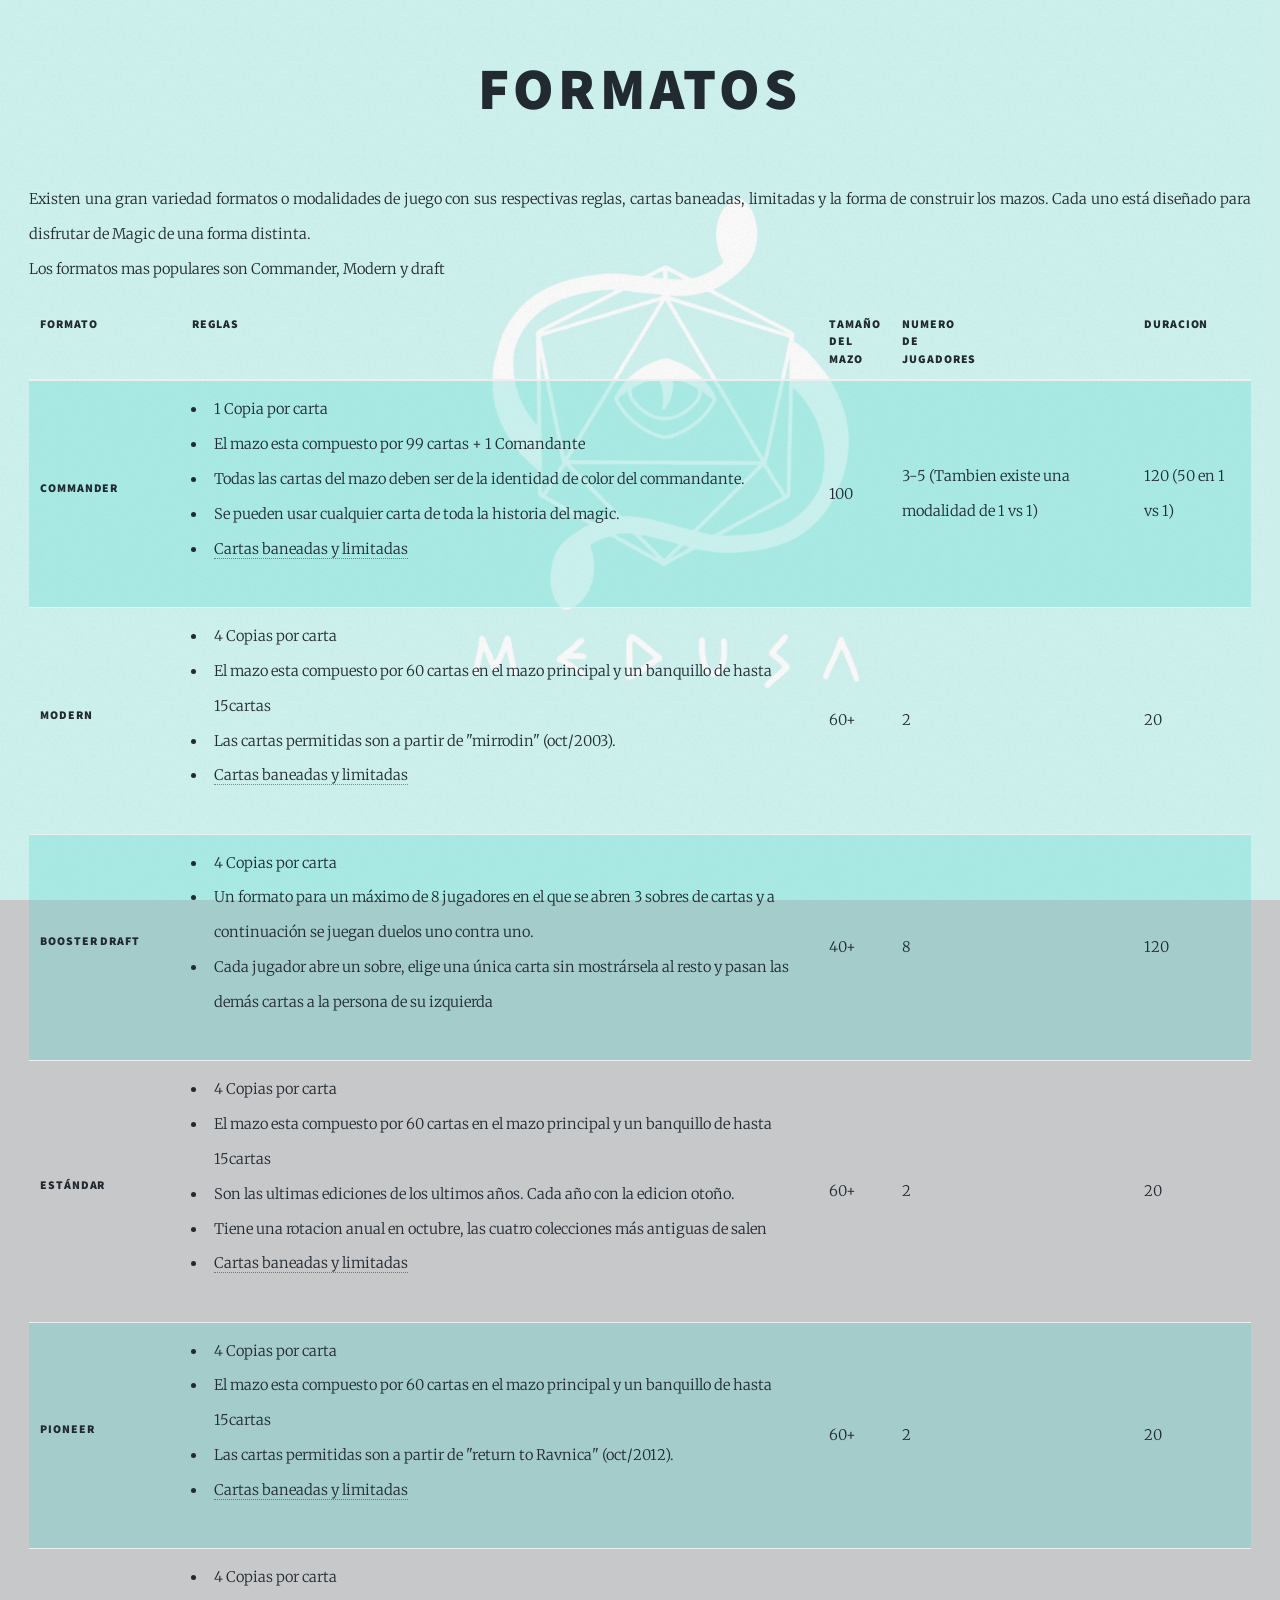
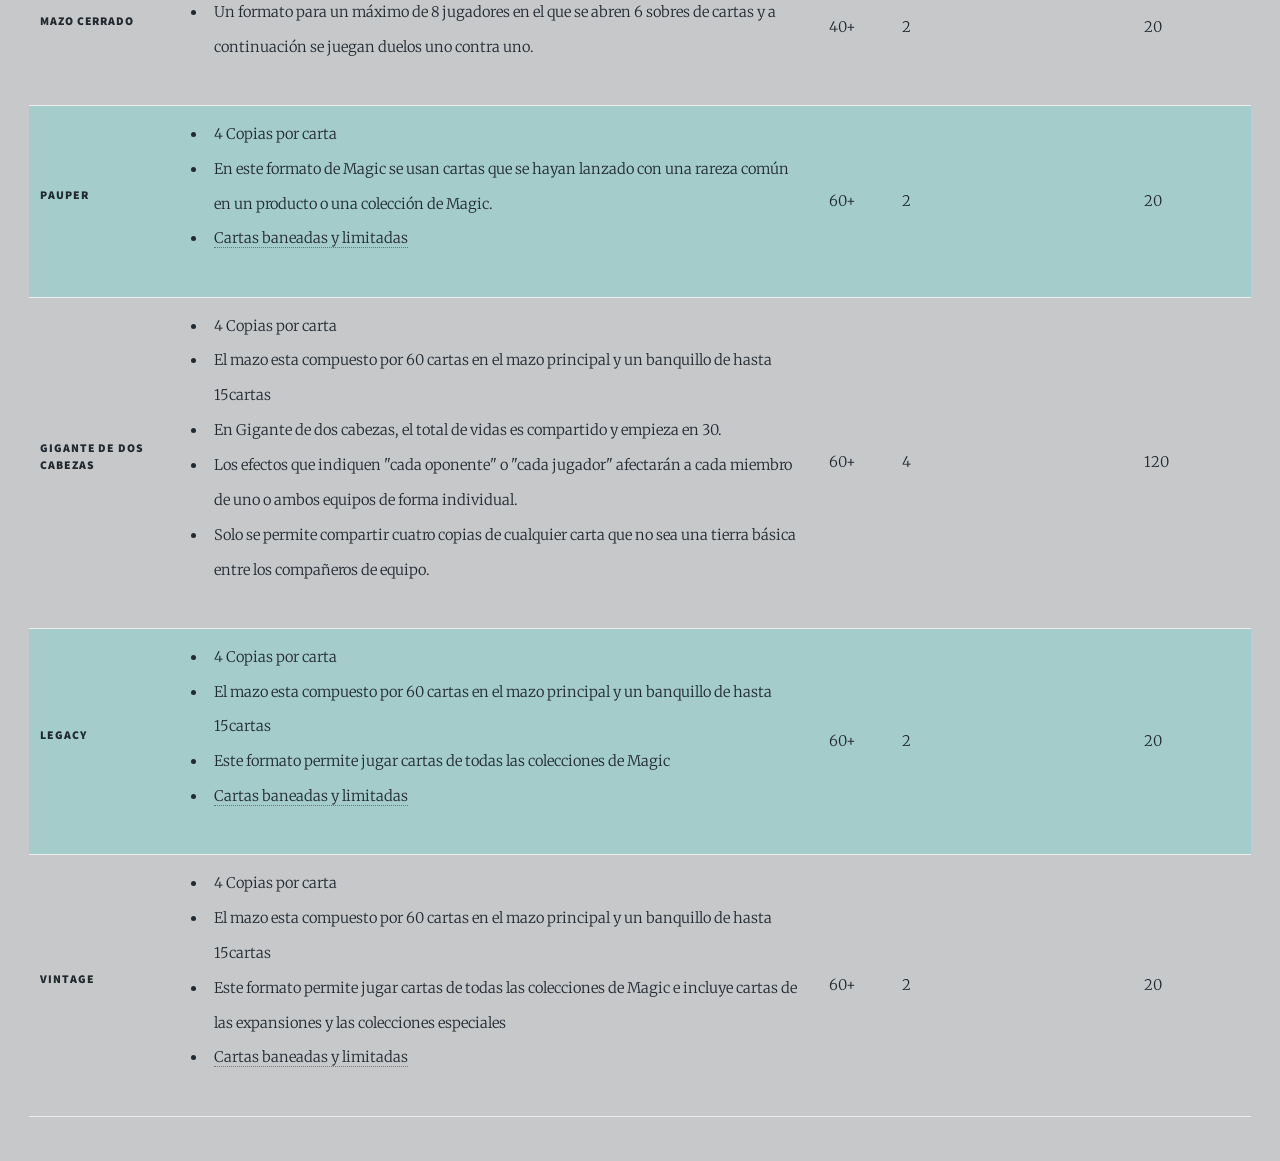
<file: formats.html>
<!DOCTYPE HTML>
<!--
	Massively by HTML5 UP
	html5up.net | @ajlkn
	Free for personal and commercial use under the CCA 3.0 license (html5up.net/license)
-->
<html>
	<head>
		<title>Formatos</title>
		<link rel="icon" type="image/x-icon" href="images/favicon.ico">
		<meta charset="utf-8" />
		<meta name="viewport" content="width=device-width, initial-scale=1, user-scalable=no" />
		<link rel="stylesheet" href="assets/css/main.css" />
		<noscript><link rel="stylesheet" href="assets/css/noscript.css" /></noscript>
		<style>
			a#navPanelToggle {
				display: none !important;
			}
			td, tbody th {
				vertical-align: middle;
			}
			#main {
				width: 100% !important;
				margin: 0 !important;
				max-width: 100%;
			}
		</style>
	</head>
	<body class="is-preload">
		<!-- Wrapper -->
		<div id="wrapper">
			<!-- Main -->
			<div id="main">
				<!-- Post -->
				<section class="post">
					<header class="major">
						<h1>Formatos</h1>
					</header>
					<p> Existen una gran variedad formatos o modalidades de juego con sus respectivas reglas, cartas baneadas, limitadas y la forma de construir los mazos. Cada uno está diseñado para disfrutar de Magic de una forma distinta.<br> Los formatos mas populares son Commander, Modern y draft</p>

					<!-- Text stuff -->
					<table>
						<thead>
							<tr>
								<th>Formato</th>
								<th>Reglas</th>
								<th>Tamaño<br>del<br>mazo</th>
								<th>Numero<br>de<br>Jugadores</th>
								<th>Duracion</th>
							</tr>
						</thead>
						<tbody>
							<tr>
								<th>Commander</th>
								<td>
									<ul>
										<li>1 Copia por carta</li>
										<li>El mazo esta compuesto por 99 cartas + 1 Comandante</li>
										<li>Todas las cartas del mazo deben ser de la identidad de color del commandante.</li>
										<li>Se pueden usar cualquier carta de toda la historia del magic.</li>
										<li><a target="_blank" href="https://magic.wizards.com/es/banned-restricted-list#commander-banned">Cartas baneadas y limitadas</a></li>
									</ul>
								</td>
								<td>100</td>
								<td>3-5 (Tambien existe una modalidad de 1 vs 1)</td>
								<td>120 (50 en 1 vs 1)</td>
							</tr>

							<tr>
								<th>Modern</th>
								<td>
									<ul>
										<li>4 Copias por carta</li>
										<li>El mazo esta compuesto por 60 cartas en el mazo principal y un banquillo de hasta 15cartas </li>
										<li>Las cartas permitidas son a partir de "mirrodin" (oct/2003).</li>
										<li><a target="_blank" href="https://magic.wizards.com/es/banned-restricted-list#modern-banned">Cartas baneadas y limitadas</a></li>
									</ul>
								</td>
								<td>60+</td>
								<td>2</td>
								<td>20</td>
							</tr>

							<tr>
								<th>Booster Draft</th>
								<td>
									<ul>
										<li>4 Copias por carta</li>
										<li>Un formato para un máximo de 8 jugadores en el que se abren 3 sobres de cartas y a continuación se juegan duelos uno contra uno.</li>
										<li>Cada jugador abre un sobre, elige una única carta sin mostrársela al resto y pasan las demás cartas a la persona de su izquierda</li>
									</ul>
								</td>
								<td>40+</td>
								<td>8</td>
								<td>120</td>
							</tr>

							<tr>
								<th>Estándar</th>
								<td>
									<ul>
										<li>4 Copias por carta</li>
										<li>El mazo esta compuesto por 60 cartas en el mazo principal y un banquillo de hasta 15cartas </li>
										<li>Son las ultimas ediciones de los ultimos años. Cada año con la edicion otoño.</li>
										<li>Tiene una rotacion anual en octubre, las cuatro colecciones más antiguas de salen</li>
										<li><a target="_blank" href="https://magic.wizards.com/es/banned-restricted-list#standard-banned">Cartas baneadas y limitadas</a></li>
									</ul>
								</td>
								<td>60+</td>
								<td>2</td>
								<td>20</td>
							</tr>

							<tr>
								<th>Pioneer</th>
								<td>
									<ul>
										<li>4 Copias por carta</li>
										<li>El mazo esta compuesto por 60 cartas en el mazo principal y un banquillo de hasta 15cartas </li>
										<li>Las cartas permitidas son a partir de "return to Ravnica" (oct/2012).</li>
										<li><a target="_blank" href="https://magic.wizards.com/es/banned-restricted-list#pioneer-banned">Cartas baneadas y limitadas</a></li>
									</ul>
								</td>
								<td>60+</td>
								<td>2</td>
								<td>20</td>
							</tr>


							<tr>
								<th>Mazo Cerrado</th>
								<td>
									<ul>
										<li>4 Copias por carta</li>
										<li>Un formato para un máximo de 8 jugadores en el que se abren 6 sobres de cartas y a continuación se juegan duelos uno contra uno.</li>
									</ul>
								</td>
								<td>40+</td>
								<td>2</td>
								<td>20</td>
							</tr>

							<tr>
								<th>Pauper</th>
								<td>
									<ul>
										<li>4 Copias por carta</li>
										<li>En este formato de Magic se usan cartas que se hayan lanzado con una rareza común en un producto o una colección de Magic.</li>
										<li><a target="_blank" href="https://magic.wizards.com/es/banned-restricted-list#Pauper-banned">Cartas baneadas y limitadas</a></li>
									</ul>
								</td>
								<td>60+</td>
								<td>2</td>
								<td>20</td>
							</tr>

							<tr>
								<th>Gigante de dos cabezas</th>
								<td>
									<ul>
										<li>4 Copias por carta</li>
										<li>El mazo esta compuesto por 60 cartas en el mazo principal y un banquillo de hasta 15cartas </li>
										<li>En Gigante de dos cabezas, el total de vidas es compartido y empieza en 30.</li>
										<li>Los efectos que indiquen "cada oponente" o "cada jugador" afectarán a cada miembro de uno o ambos equipos de forma individual.</li>
										<li>Solo se permite compartir cuatro copias de cualquier carta que no sea una tierra básica entre los compañeros de equipo.</li>
									</ul>
								</td>
								<td>60+</td>
								<td>4</td>
								<td>120</td>
							</tr>

							<tr>
								<th>Legacy</th>
								<td>
									<ul>
										<li>4 Copias por carta</li>
										<li>El mazo esta compuesto por 60 cartas en el mazo principal y un banquillo de hasta 15cartas </li>
										<li>Este formato permite jugar cartas de todas las colecciones de Magic</li>
										<li><a target="_blank" href="https://magic.wizards.com/es/banned-restricted-list#legacy-banned">Cartas baneadas y limitadas</a></li>
									</ul>
								</td>
								<td>60+</td>
								<td>2</td>
								<td>20</td>
							</tr>

							<tr>
								<th>Vintage</th>
								<td>
									<ul>
										<li>4 Copias por carta</li>
										<li>El mazo esta compuesto por 60 cartas en el mazo principal y un banquillo de hasta 15cartas </li>
										<li>Este formato permite jugar cartas de todas las colecciones de Magic e incluye cartas de las expansiones y las colecciones especiales</li>
										<li><a target="_blank" href="https://magic.wizards.com/es/banned-restricted-list#vintage-banned">Cartas baneadas y limitadas</a></li>
									</ul>
								</td>
								<td>60+</td>
								<td>2</td>
								<td>20</td>
							</tr>
						</tbody>
					</table>
				</section>
			</div>
		</div>

		<!-- Scripts -->
		<script src="assets/js/jquery.min.js"></script>
		<script src="assets/js/jquery.scrollex.min.js"></script>
		<script src="assets/js/jquery.scrolly.min.js"></script>
		<script src="assets/js/browser.min.js"></script>
		<script src="assets/js/breakpoints.min.js"></script>
		<script src="assets/js/util.js"></script>
		<script src="assets/js/main.js"></script>
	</body>
</html>
</file>
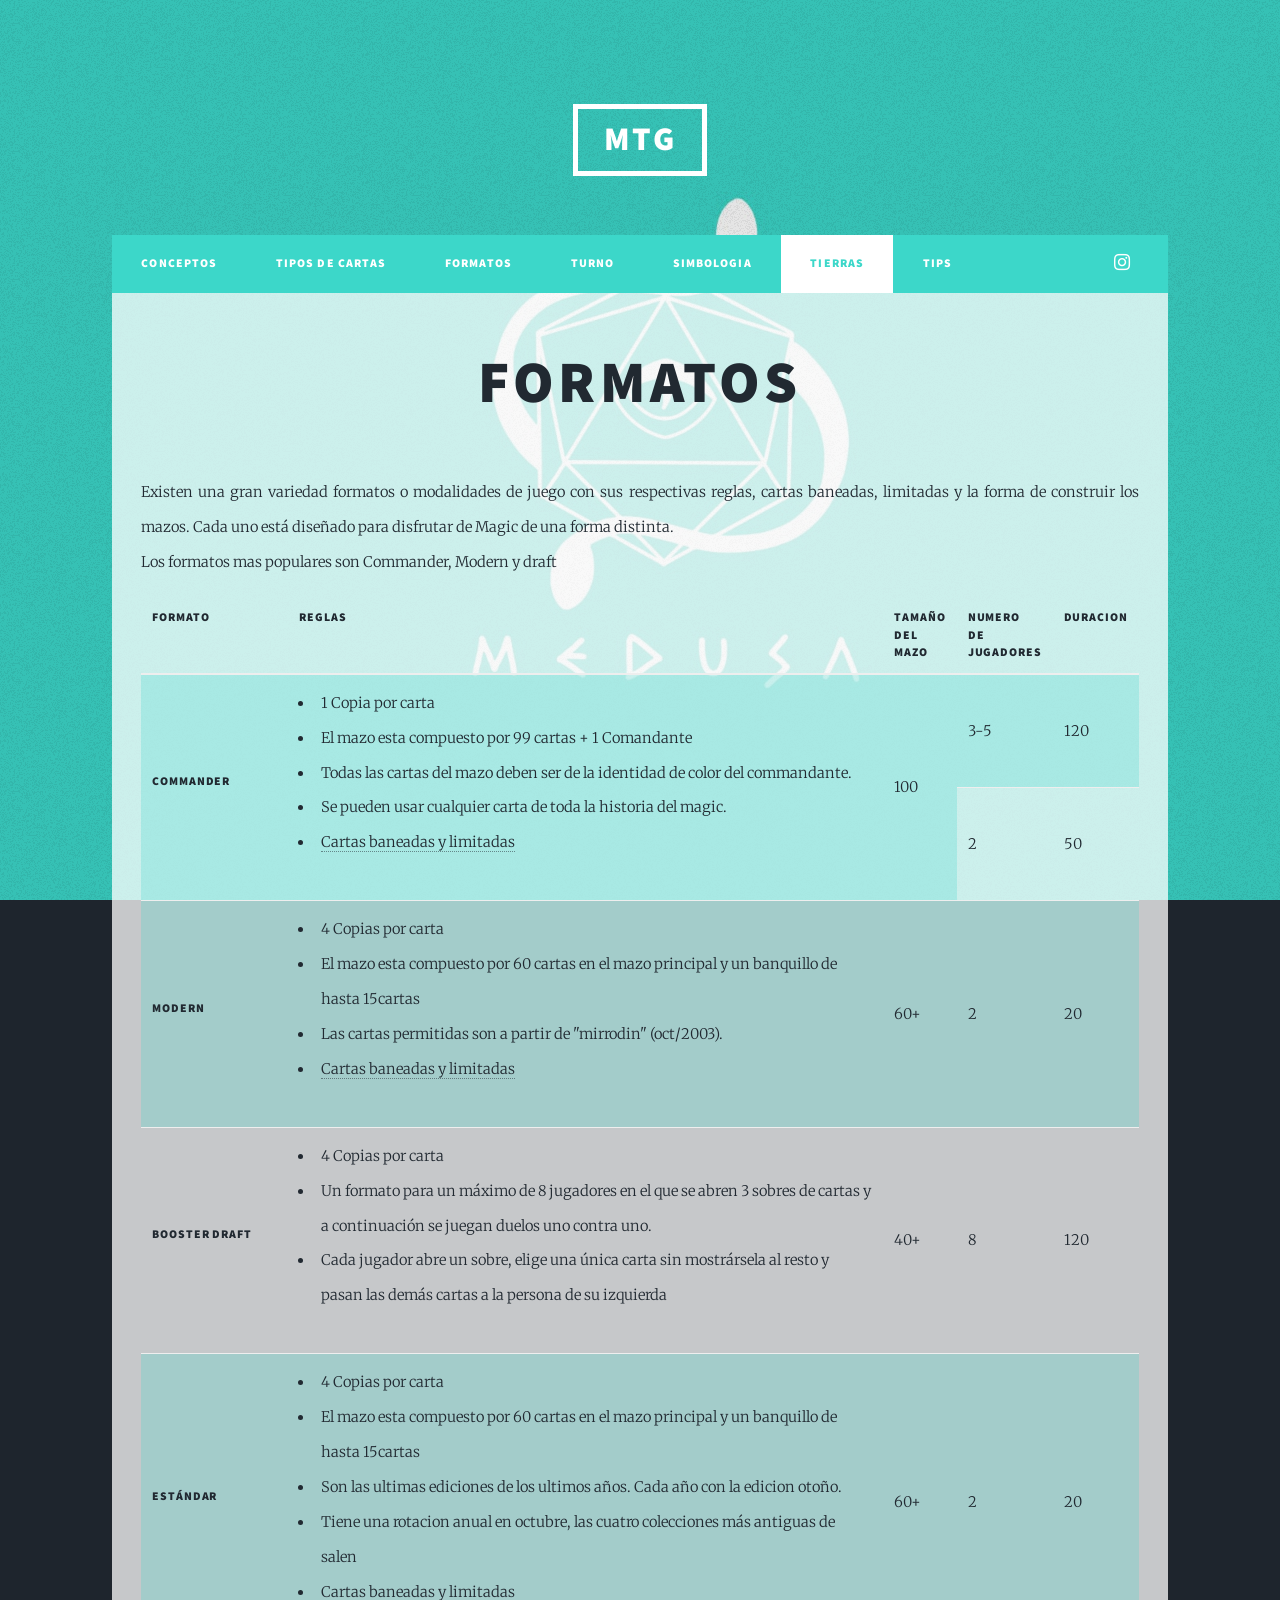
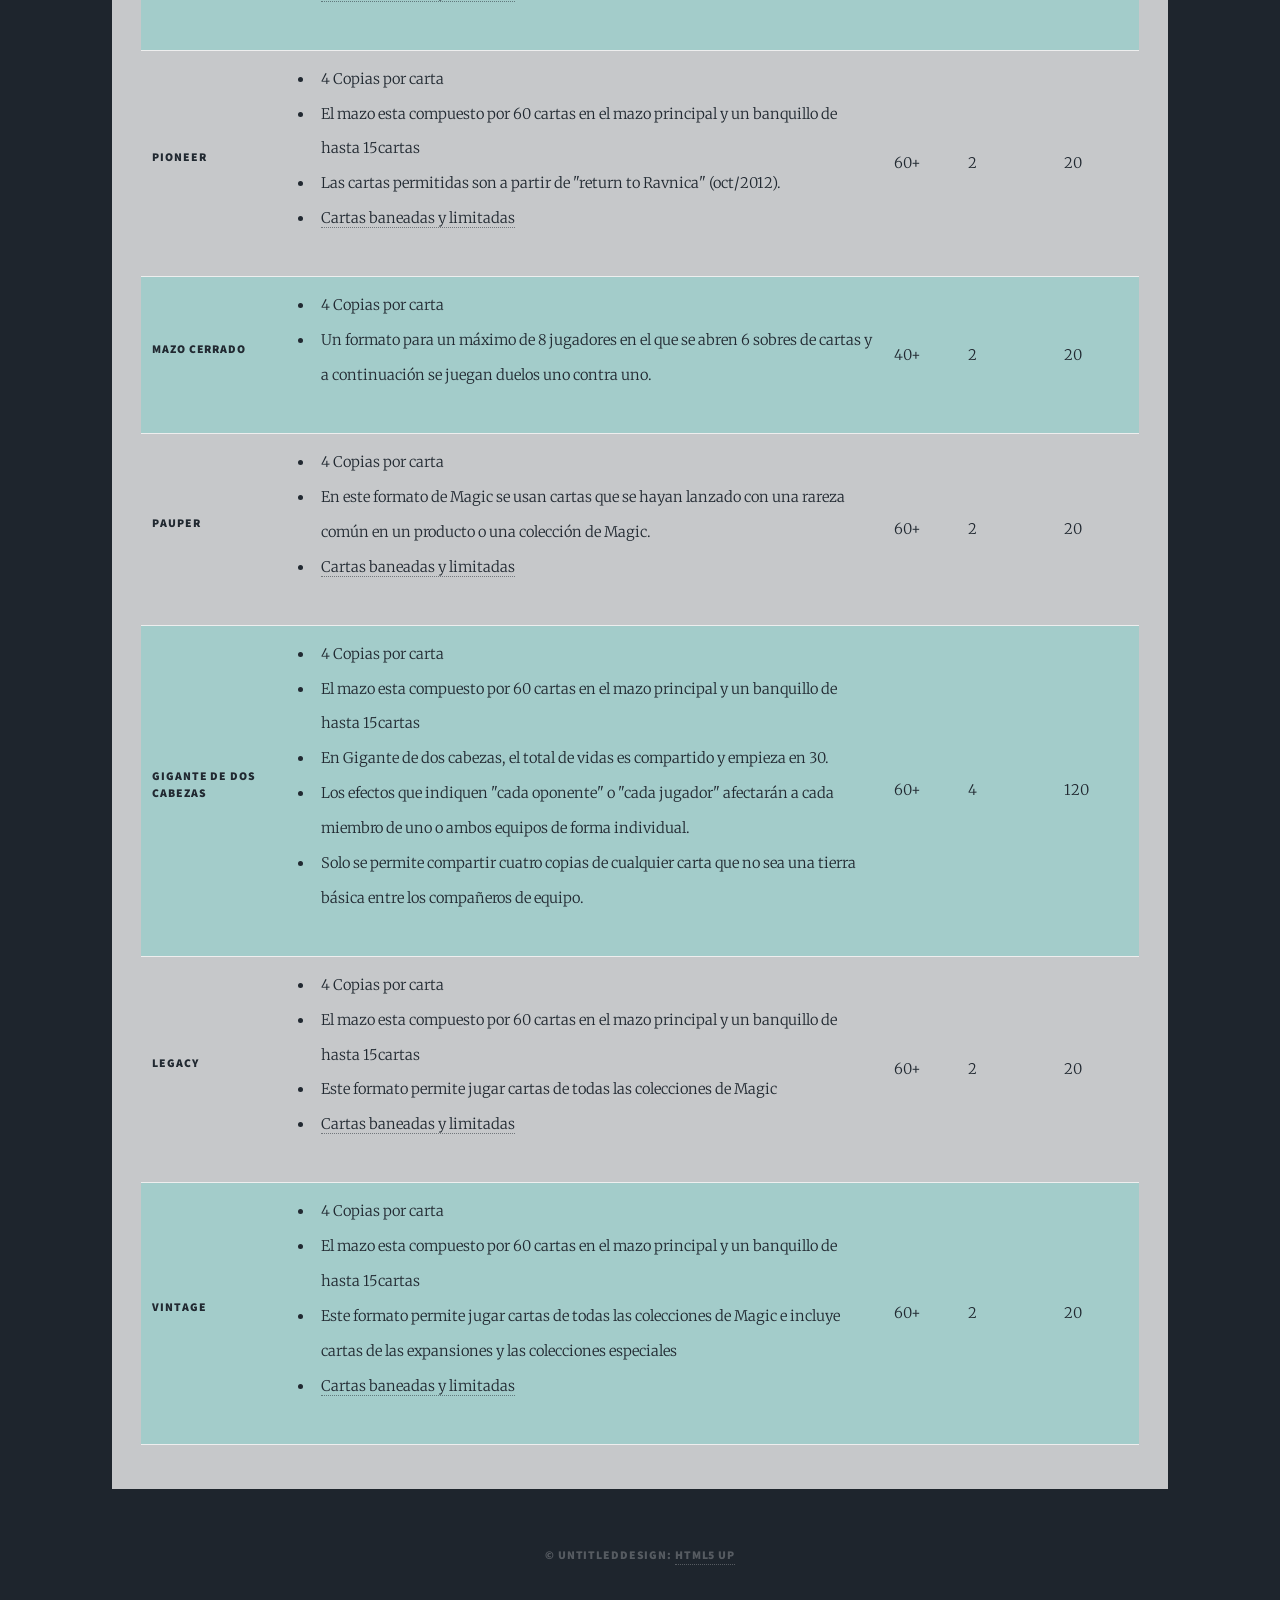
<file: lands.html>
<!DOCTYPE HTML>
<!--
	Massively by HTML5 UP
	html5up.net | @ajlkn
	Free for personal and commercial use under the CCA 3.0 license (html5up.net/license)
-->
<html>
	<head>
		<title>Formatos</title>
		<link rel="icon" type="image/x-icon" href="images/favicon.ico">
		<meta charset="utf-8" />
		<meta name="viewport" content="width=device-width, initial-scale=1, user-scalable=no" />
		<link rel="stylesheet" href="assets/css/main.css" />
		<noscript><link rel="stylesheet" href="assets/css/noscript.css" /></noscript>
		<style>
			td, tbody th {
				vertical-align: middle;
			}
		</style>
	</head>
	<body class="is-preload">
		<!-- Wrapper -->
		<div id="wrapper">
			<!-- Header -->
			<header id="header">
				<a href="index.html" class="logo">MTG</a>
			</header>

			<!-- Nav -->
			<nav id="nav">
				<ul class="links">
					<li><a href="index.html">Conceptos</a></li>
					<li><a href="types.html">Tipos de cartas</a></li>
					<li><a href="formatos.html">Formatos</a></li>
					<li><a href="turno.html">Turno</a></li>
					<li><a href="symbol.html">Simbologia</a></li>
					<li class="active"><a href="lands.html">Tierras</a></li>
					<li><a href="tips.html">Tips</a></li>
				</ul>
				<ul class="icons">
					<li><a href="https://www.instagram.com/comicsmedusa/?hl=es" target="_blank" class="icon brands fa-instagram"><span class="label">Instagram</span></a></li>
				</ul>
			</nav>

			<!-- Main -->
			<div id="main">
				<!-- Post -->
				<section class="post">
					<header class="major">
						<h1>Formatos</h1>
					</header>
					<p> Existen una gran variedad formatos o modalidades de juego con sus respectivas reglas, cartas baneadas, limitadas y la forma de construir los mazos. Cada uno está diseñado para disfrutar de Magic de una forma distinta.<br> Los formatos mas populares son Commander, Modern y draft</p>

					<!-- Text stuff -->
					<table>
						<thead>
							<tr>
								<th>Formato</th>
								<th>Reglas</th>
								<th>Tamaño<br>del<br>mazo</th>
								<th>Numero<br>de<br>Jugadores</th>
								<th>Duracion</th>
							</tr>
						</thead>
						<tbody>
							<tr>
								<th rowspan="2">Commander</th>
								<td rowspan="2">
									<ul>
										<li>1 Copia por carta</li>
										<li>El mazo esta compuesto por 99 cartas + 1 Comandante</li>
										<li>Todas las cartas del mazo deben ser de la identidad de color del commandante.</li>
										<li>Se pueden usar cualquier carta de toda la historia del magic.</li>
										<li><a href="https://magic.wizards.com/es/banned-restricted-list#commander-banned">Cartas baneadas y limitadas</a></li>
									</ul>
								</td>
								<td rowspan="2">100</td>
								<td>3-5</td>
								<td>120</td>
							</tr>

							<tr>
								<td>2</td>
								<td>50</td>
							</tr>

							<tr>
								<th>Modern</th>
								<td>
									<ul>
										<li>4 Copias por carta</li>
										<li>El mazo esta compuesto por 60 cartas en el mazo principal y un banquillo de hasta 15cartas </li>
										<li>Las cartas permitidas son a partir de "mirrodin" (oct/2003).</li>
										<li><a href="https://magic.wizards.com/es/banned-restricted-list#modern-banned">Cartas baneadas y limitadas</a></li>
									</ul>
								</td>
								<td>60+</td>
								<td>2</td>
								<td>20</td>
							</tr>

							<tr>
								<th>Booster Draft</th>
								<td>
									<ul>
										<li>4 Copias por carta</li>
										<li>Un formato para un máximo de 8 jugadores en el que se abren 3 sobres de cartas y a continuación se juegan duelos uno contra uno.</li>
										<li>Cada jugador abre un sobre, elige una única carta sin mostrársela al resto y pasan las demás cartas a la persona de su izquierda</li>
									</ul>
								</td>
								<td>40+</td>
								<td>8</td>
								<td>120</td>
							</tr>

							<tr>
								<th>Estándar</th>
								<td>
									<ul>
										<li>4 Copias por carta</li>
										<li>El mazo esta compuesto por 60 cartas en el mazo principal y un banquillo de hasta 15cartas </li>
										<li>Son las ultimas ediciones de los ultimos años. Cada año con la edicion otoño.</li>
										<li>Tiene una rotacion anual en octubre, las cuatro colecciones más antiguas de salen</li>
										<li><a href="https://magic.wizards.com/es/banned-restricted-list#standard-banned">Cartas baneadas y limitadas</a></li>
									</ul>
								</td>
								<td>60+</td>
								<td>2</td>
								<td>20</td>
							</tr>

							<tr>
								<th>Pioneer</th>
								<td>
									<ul>
										<li>4 Copias por carta</li>
										<li>El mazo esta compuesto por 60 cartas en el mazo principal y un banquillo de hasta 15cartas </li>
										<li>Las cartas permitidas son a partir de "return to Ravnica" (oct/2012).</li>
										<li><a href="https://magic.wizards.com/es/banned-restricted-list#pioneer-banned">Cartas baneadas y limitadas</a></li>
									</ul>
								</td>
								<td>60+</td>
								<td>2</td>
								<td>20</td>
							</tr>


							<tr>
								<th>Mazo Cerrado</th>
								<td>
									<ul>
										<li>4 Copias por carta</li>
										<li>Un formato para un máximo de 8 jugadores en el que se abren 6 sobres de cartas y a continuación se juegan duelos uno contra uno.</li>
									</ul>
								</td>
								<td>40+</td>
								<td>2</td>
								<td>20</td>
							</tr>

							<tr>
								<th>Pauper</th>
								<td>
									<ul>
										<li>4 Copias por carta</li>
										<li>En este formato de Magic se usan cartas que se hayan lanzado con una rareza común en un producto o una colección de Magic.</li>
										<li><a href="https://magic.wizards.com/es/banned-restricted-list#Pauper-banned">Cartas baneadas y limitadas</a></li>
									</ul>
								</td>
								<td>60+</td>
								<td>2</td>
								<td>20</td>
							</tr>

							<tr>
								<th>Gigante de dos cabezas</th>
								<td>
									<ul>
										<li>4 Copias por carta</li>
										<li>El mazo esta compuesto por 60 cartas en el mazo principal y un banquillo de hasta 15cartas </li>
										<li>En Gigante de dos cabezas, el total de vidas es compartido y empieza en 30.</li>
										<li>Los efectos que indiquen "cada oponente" o "cada jugador" afectarán a cada miembro de uno o ambos equipos de forma individual.</li>
										<li>Solo se permite compartir cuatro copias de cualquier carta que no sea una tierra básica entre los compañeros de equipo.</li>
									</ul>
								</td>
								<td>60+</td>
								<td>4</td>
								<td>120</td>
							</tr>

							<tr>
								<th>Legacy</th>
								<td>
									<ul>
										<li>4 Copias por carta</li>
										<li>El mazo esta compuesto por 60 cartas en el mazo principal y un banquillo de hasta 15cartas </li>
										<li>Este formato permite jugar cartas de todas las colecciones de Magic</li>
										<li><a href="https://magic.wizards.com/es/banned-restricted-list#legacy-banned">Cartas baneadas y limitadas</a></li>
									</ul>
								</td>
								<td>60+</td>
								<td>2</td>
								<td>20</td>
							</tr>

							<tr>
								<th>Vintage</th>
								<td>
									<ul>
										<li>4 Copias por carta</li>
										<li>El mazo esta compuesto por 60 cartas en el mazo principal y un banquillo de hasta 15cartas </li>
										<li>Este formato permite jugar cartas de todas las colecciones de Magic e incluye cartas de las expansiones y las colecciones especiales</li>
										<li><a href="https://magic.wizards.com/es/banned-restricted-list#vintage-banned">Cartas baneadas y limitadas</a></li>
									</ul>
								</td>
								<td>60+</td>
								<td>2</td>
								<td>20</td>
							</tr>
						</tbody>
					</table>
				</section>
			</div>

			<!-- Copyright -->
			<div id="copyright">
				<ul></li>&copy; Untitled</li></li>Design: <a href="https://html5up.net">HTML5 UP</a></li></ul>
			</div>
		</div>

		<!-- Scripts -->
		<script src="assets/js/jquery.min.js"></script>
		<script src="assets/js/jquery.scrollex.min.js"></script>
		<script src="assets/js/jquery.scrolly.min.js"></script>
		<script src="assets/js/browser.min.js"></script>
		<script src="assets/js/breakpoints.min.js"></script>
		<script src="assets/js/util.js"></script>
		<script src="assets/js/main.js"></script>
	</body>
</html>
</file>
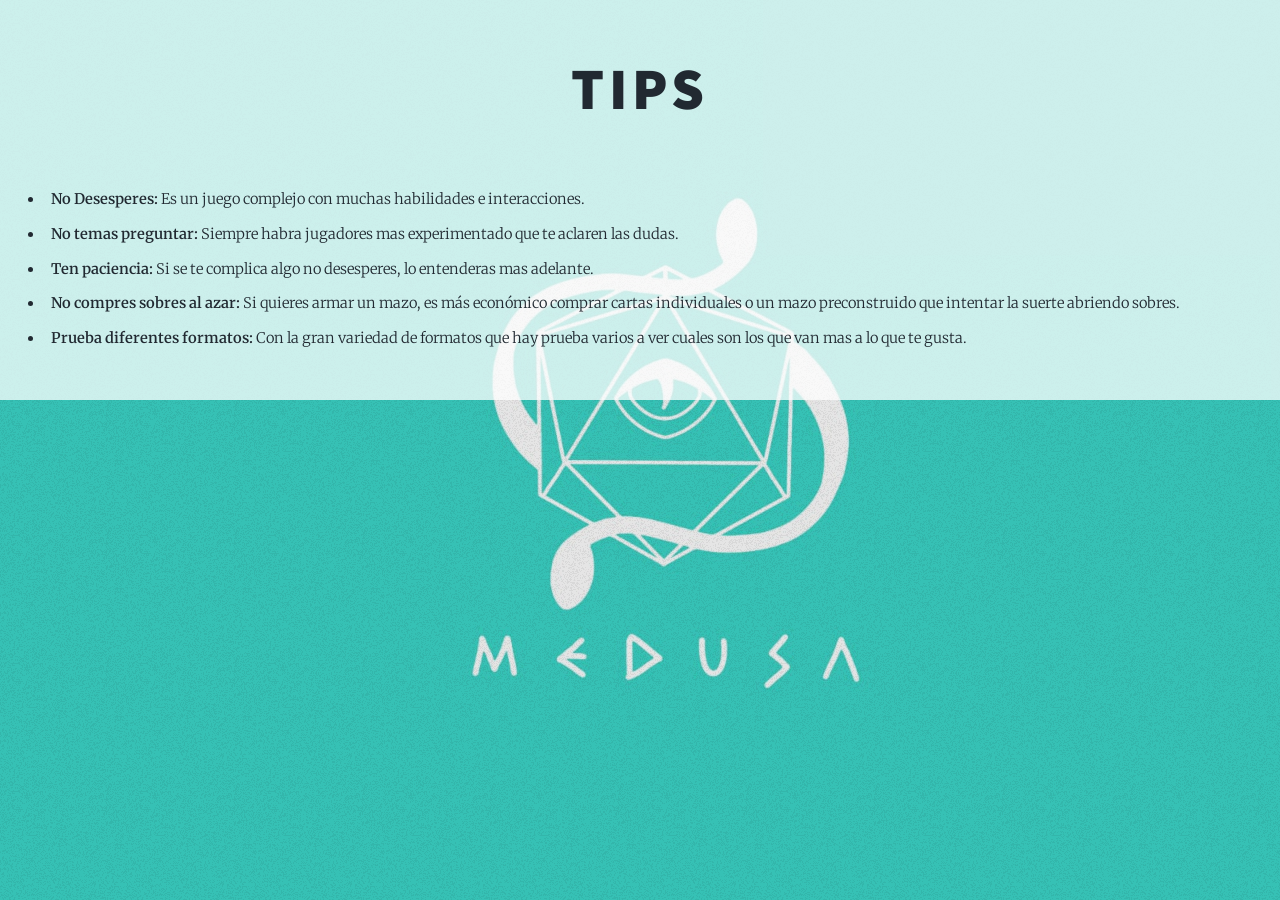
<file: tips.html>
<!DOCTYPE HTML>
<!--
	Massively by HTML5 UP
	html5up.net | @ajlkn
	Free for personal and commercial use under the CCA 3.0 license (html5up.net/license)
-->
<html>
	<head>
		<title>Formatos</title>
		<link rel="icon" type="image/x-icon" href="images/favicon.ico">
		<meta charset="utf-8" />
		<meta name="viewport" content="width=device-width, initial-scale=1, user-scalable=no" />
		<link rel="stylesheet" href="assets/css/main.css" />
		<noscript><link rel="stylesheet" href="assets/css/noscript.css" /></noscript>
		<style>
			a#navPanelToggle {
				display: none !important;
			}
			td, tbody th {
				vertical-align: middle;
			}
			#main {
				width: 100% !important;
				margin: 0 0 55vh !important;
				max-width: 100%;
			}
		</style>
	</head>
	<body>
		<!-- Wrapper -->
		<div id="wrapper">
			<div id="main">
				<!-- Post -->
				<section class="post">
					<header class="major">
						<h1>Tips</h1>
					</header>
					<!-- Text stuff -->
					 <ul>
						<li><b>No Desesperes:</b> Es un juego complejo con muchas habilidades e interacciones.</li>
						<li><b>No temas preguntar:</b> Siempre habra jugadores mas experimentado que te aclaren las dudas.</li>
						<li><b>Ten paciencia:</b> Si se te complica algo no desesperes, lo entenderas mas adelante.</li>
						<li><b>No compres sobres al azar:</b> Si quieres armar un mazo, es más económico comprar cartas individuales o un mazo preconstruido que intentar la suerte abriendo sobres.</li>
						<li><b>Prueba diferentes formatos:</b> Con la gran variedad de formatos que hay prueba varios a ver cuales son los que van mas a lo que te gusta.</li>
						<!--li><b>:</b></li>
						<li><b>:</b></li>
						<li><b>:</b></li>
						<li><b>:</b></li>
						<li><b>:</b></li>
						<li><b>:</b></li>
						<li><b>:</b></li>
						<li><b>:</b></li-->
					 </ul>
				</section>
			</div>
		</div>

		<!-- Scripts -->
		<script src="assets/js/jquery.min.js"></script>
		<script src="assets/js/jquery.scrollex.min.js"></script>
		<script src="assets/js/jquery.scrolly.min.js"></script>
		<script src="assets/js/browser.min.js"></script>
		<script src="assets/js/breakpoints.min.js"></script>
		<script src="assets/js/util.js"></script>
		<script src="assets/js/main.js"></script>
	</body>
</html>
</file>
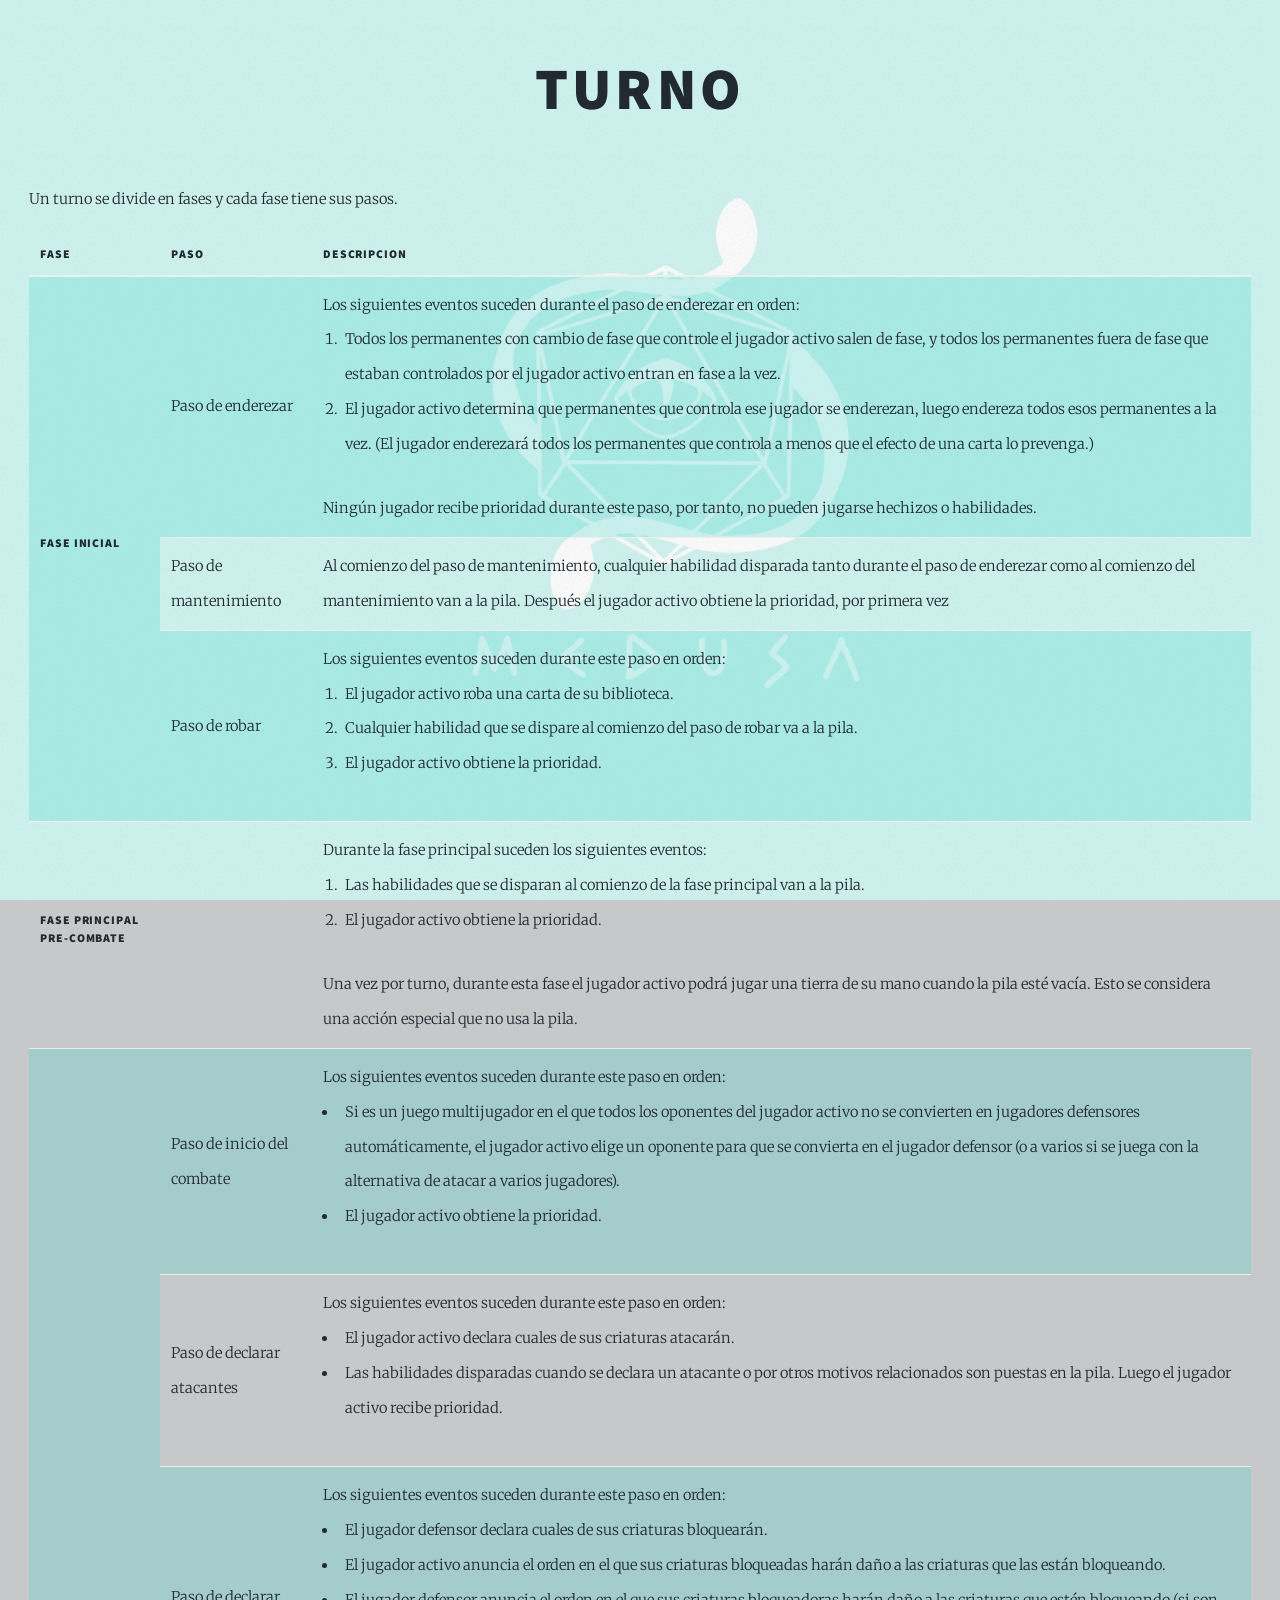
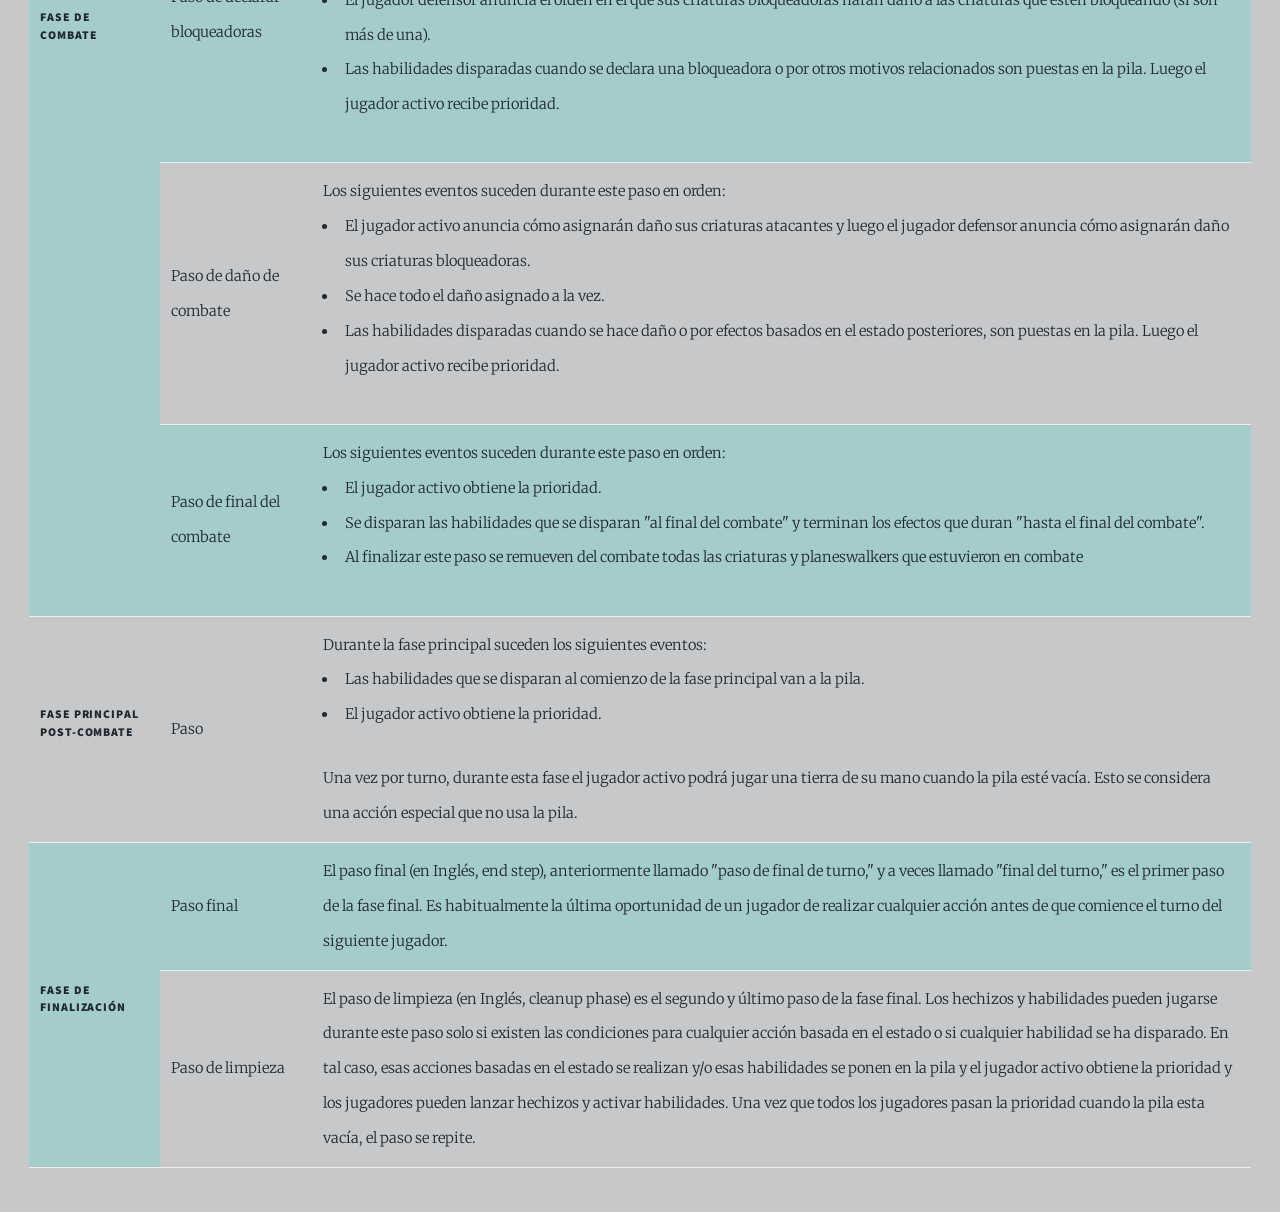
<file: turno.html>
<!DOCTYPE HTML>
<!--
	Massively by HTML5 UP
	html5up.net | @ajlkn
	Free for personal and commercial use under the CCA 3.0 license (html5up.net/license)
-->
<html>
	<head>
		<title>Turno</title>
		<link rel="icon" type="image/x-icon" href="images/favicon.ico">
		<meta charset="utf-8" />
		<meta name="viewport" content="width=device-width, initial-scale=1, user-scalable=no" />
		<link rel="stylesheet" href="assets/css/main.css" />
		<noscript><link rel="stylesheet" href="assets/css/noscript.css" /></noscript>
		<style>
			a#navPanelToggle {
				display: none !important;
			}
			td, tbody th {
				vertical-align: middle;
			}
			#main {
				width: 100% !important;
				margin: 0 !important;
				max-width: 100%;
			}
		</style>
	</head>
	<body class="is-preload">
		<!-- Wrapper -->
		<div id="wrapper">
			<!-- Main -->
			<div id="main">
				<section class="post">
					<header class="major">
						<h1>Turno</h1>
					</header>
					<p> Un turno se divide en fases y cada fase tiene sus pasos.</p>
					<table>
						<thead>
							<tr>
								<th>Fase</th>
								<th>Paso</th>
								<th>Descripcion</th>
							</tr>
						</thead>
						<tbody>
							<!-- Fase inicial -->
							<tr>
								<th rowspan="3">Fase inicial</th>
								<td>Paso de enderezar</td>
								<td>
									Los siguientes eventos suceden durante el paso de enderezar en orden:
									<ol>
										<li>Todos los permanentes con cambio de fase que controle el jugador activo salen de fase, y todos los permanentes fuera de fase que estaban controlados por el jugador activo entran en fase a la vez.</li>
										<li>El jugador activo determina que permanentes que controla ese jugador se enderezan, luego endereza todos esos permanentes a la vez. (El jugador enderezará todos los permanentes que controla a menos que el efecto de una carta lo prevenga.)</li>
									</ol>
									Ningún jugador recibe prioridad durante este paso, por tanto, no pueden jugarse hechizos o habilidades.
								</td>
							</tr>
							<tr>
								<td>Paso de mantenimiento</td>
								<td>Al comienzo del paso de mantenimiento, cualquier habilidad disparada tanto durante el paso de enderezar como al comienzo del mantenimiento van a la pila. Después el jugador activo obtiene la prioridad, por primera vez</td>
							</tr>
							<tr>
								<td>Paso de robar</td>
								<td>
									Los siguientes eventos suceden durante este paso en orden:
									<ol>
										<li>El jugador activo roba una carta de su biblioteca.</li>
										<li>Cualquier habilidad que se dispare al comienzo del paso de robar va a la pila.</li>
										<li>El jugador activo obtiene la prioridad.</li>
									</ol>
								</td>
							</tr>
							<!-- Fase principal pre-combate -->
							<tr>
								<th>Fase principal pre-combate</th>
								<td></td>
								<td>
									Durante la fase principal suceden los siguientes eventos:
									<ol>
										<li>Las habilidades que se disparan al comienzo de la fase principal van a la pila.</li>
										<li>El jugador activo obtiene la prioridad.</li>
									</ol>
									Una vez por turno, durante esta fase el jugador activo podrá jugar una tierra de su mano cuando la pila esté vacía. Esto se considera una acción especial que no usa la pila.
								</td>
							</tr>
							<!-- Fase de combate -->
							<tr>
								<th rowspan="5">Fase de combate</th>
								<td>Paso de inicio del combate</td>
								<td>
									Los siguientes eventos suceden durante este paso en orden:
									<ul>
										<li>Si es un juego multijugador en el que todos los oponentes del jugador activo no se convierten en jugadores defensores automáticamente, el jugador activo elige un oponente para que se convierta en el jugador defensor (o a varios si se juega con la alternativa de atacar a varios jugadores).</li>
										<li>El jugador activo obtiene la prioridad.</li>
									</ul>
								</td>
							</tr>
							<tr>
								<td>Paso de declarar atacantes</td>
								<td>
									Los siguientes eventos suceden durante este paso en orden:
									<ul>
										<li>El jugador activo declara cuales de sus criaturas atacarán.</li>
										<li>Las habilidades disparadas cuando se declara un atacante o por otros motivos relacionados son puestas en la pila. Luego el jugador activo recibe prioridad.</li>
									</ul>
								</td>
							</tr>
							<tr>
								<td>Paso de declarar bloqueadoras</td>
								<td>
									Los siguientes eventos suceden durante este paso en orden:
									<ul>
										<li>El jugador defensor declara cuales de sus criaturas bloquearán.</li>
										<li>El jugador activo anuncia el orden en el que sus criaturas bloqueadas harán daño a las criaturas que las están bloqueando.</li>
										<li>El jugador defensor anuncia el orden en el que sus criaturas bloqueadoras harán daño a las criaturas que estén bloqueando (si son más de una).</li>
										<li>Las habilidades disparadas cuando se declara una bloqueadora o por otros motivos relacionados son puestas en la pila. Luego el jugador activo recibe prioridad.</li>
									</ul>
								</td>
							</tr>
							<tr>
								<td>Paso de daño de combate</td>
								<td>
									Los siguientes eventos suceden durante este paso en orden:
									<ul>
										<li>El jugador activo anuncia cómo asignarán daño sus criaturas atacantes y luego el jugador defensor anuncia cómo asignarán daño sus criaturas bloqueadoras.</li>
										<li>Se hace todo el daño asignado a la vez.</li>
										<li>Las habilidades disparadas cuando se hace daño o por efectos basados en el estado posteriores, son puestas en la pila. Luego el jugador activo recibe prioridad.</li>
									</ul>
								</td>
							</tr>
							<tr>
								<td>Paso de final del combate</td>
								<td>
									Los siguientes eventos suceden durante este paso en orden:
									<ul>
										<li>El jugador activo obtiene la prioridad.</li>
										<li>Se disparan las habilidades que se disparan "al final del combate" y terminan los efectos que duran "hasta el final del combate".</li>
										<li>Al finalizar este paso se remueven del combate todas las criaturas y planeswalkers que estuvieron en combate</li>
									</ul>
								</td>
							</tr>							
							<!-- Fase principal post-combate -->
							<tr>
								<th>Fase principal post-combate</th>
								<td>Paso</td>
								<td>
									Durante la fase principal suceden los siguientes eventos:
									<ul>
										<li>Las habilidades que se disparan al comienzo de la fase principal van a la pila.</li>
										<li>El jugador activo obtiene la prioridad.</li>
									</ul>
									Una vez por turno, durante esta fase el jugador activo podrá jugar una tierra de su mano cuando la pila esté vacía. Esto se considera una acción especial que no usa la pila.
								</td>
							</tr>
								<!--
									xxxxxxxxxxxxxxxxxxxxxxxxxxxxxxxxxxxxxxxxxx
									<ul>
										<li>xxxxxxxxxxxxxxxxxxxxxxxxxxxxxxxxxxxxxx</li>
										<li>xxxxxxxxxxxxxxxxxxxxxxxxxxxxxxxxxx</li>
									</ul>
								-->	
							<!-- Fase de finalización -->
							<tr>
								<th rowspan="2">Fase de finalización</th>
								<td>Paso final</td>
								<td>El paso final (en Inglés, end step), anteriormente llamado "paso de final de turno," y a veces llamado "final del turno," es el primer paso de la fase final. Es habitualmente la última oportunidad de un jugador de realizar cualquier acción antes de que comience el turno del siguiente jugador.</td>
							</tr>
							<tr>
								<td>Paso de limpieza</td>
								<td>El paso de limpieza (en Inglés, cleanup phase) es el segundo y último paso de la fase final. Los hechizos y habilidades pueden jugarse durante este paso solo si existen las condiciones para cualquier acción basada en el estado o si cualquier habilidad se ha disparado. En tal caso, esas acciones basadas en el estado se realizan y/o esas habilidades se ponen en la pila y el jugador activo obtiene la prioridad y los jugadores pueden lanzar hechizos y activar habilidades. Una vez que todos los jugadores pasan la prioridad cuando la pila esta vacía, el paso se repite.</td>
							</tr>
						</tbody>
					</table>
				</section>
			</div>
		</div>

		<!-- Scripts -->
		<script src="assets/js/jquery.min.js"></script>
		<script src="assets/js/jquery.scrollex.min.js"></script>
		<script src="assets/js/jquery.scrolly.min.js"></script>
		<script src="assets/js/browser.min.js"></script>
		<script src="assets/js/breakpoints.min.js"></script>
		<script src="assets/js/util.js"></script>
		<script src="assets/js/main.js"></script>
	</body>
</html>
</file>
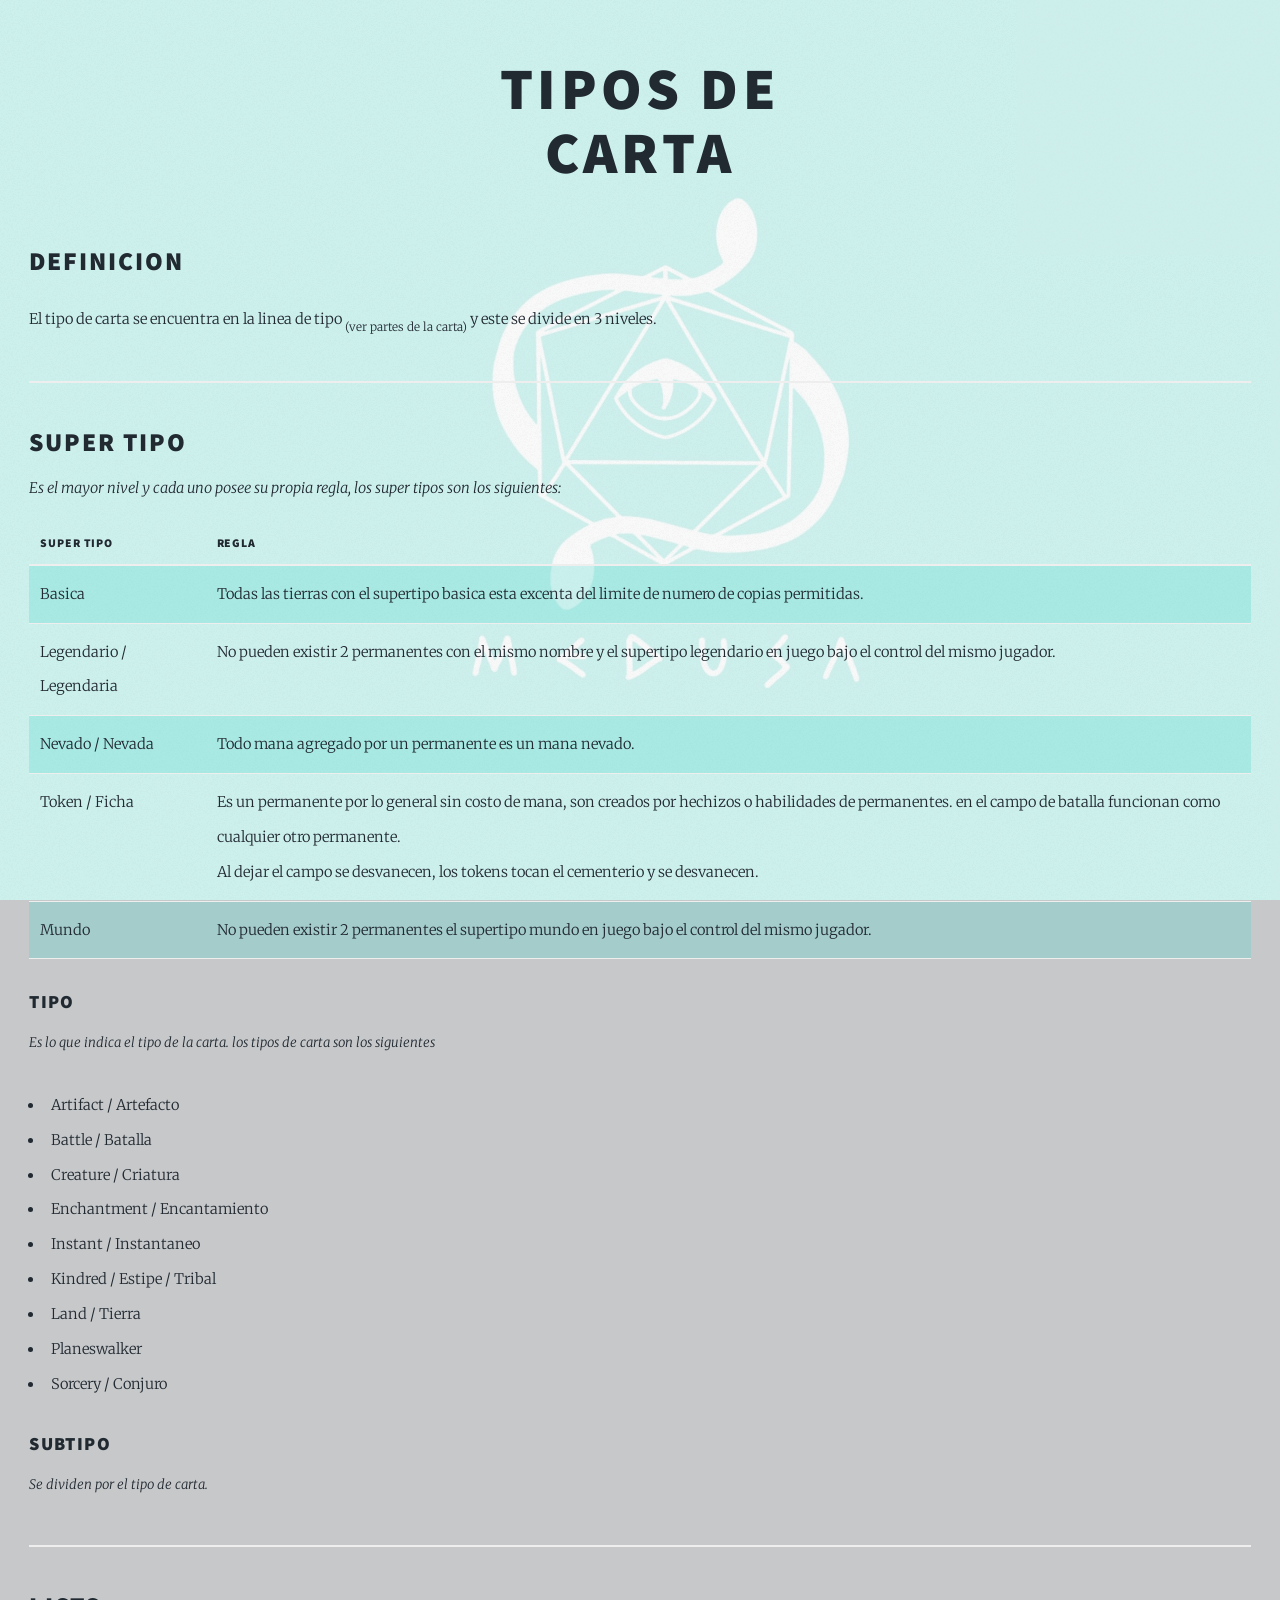
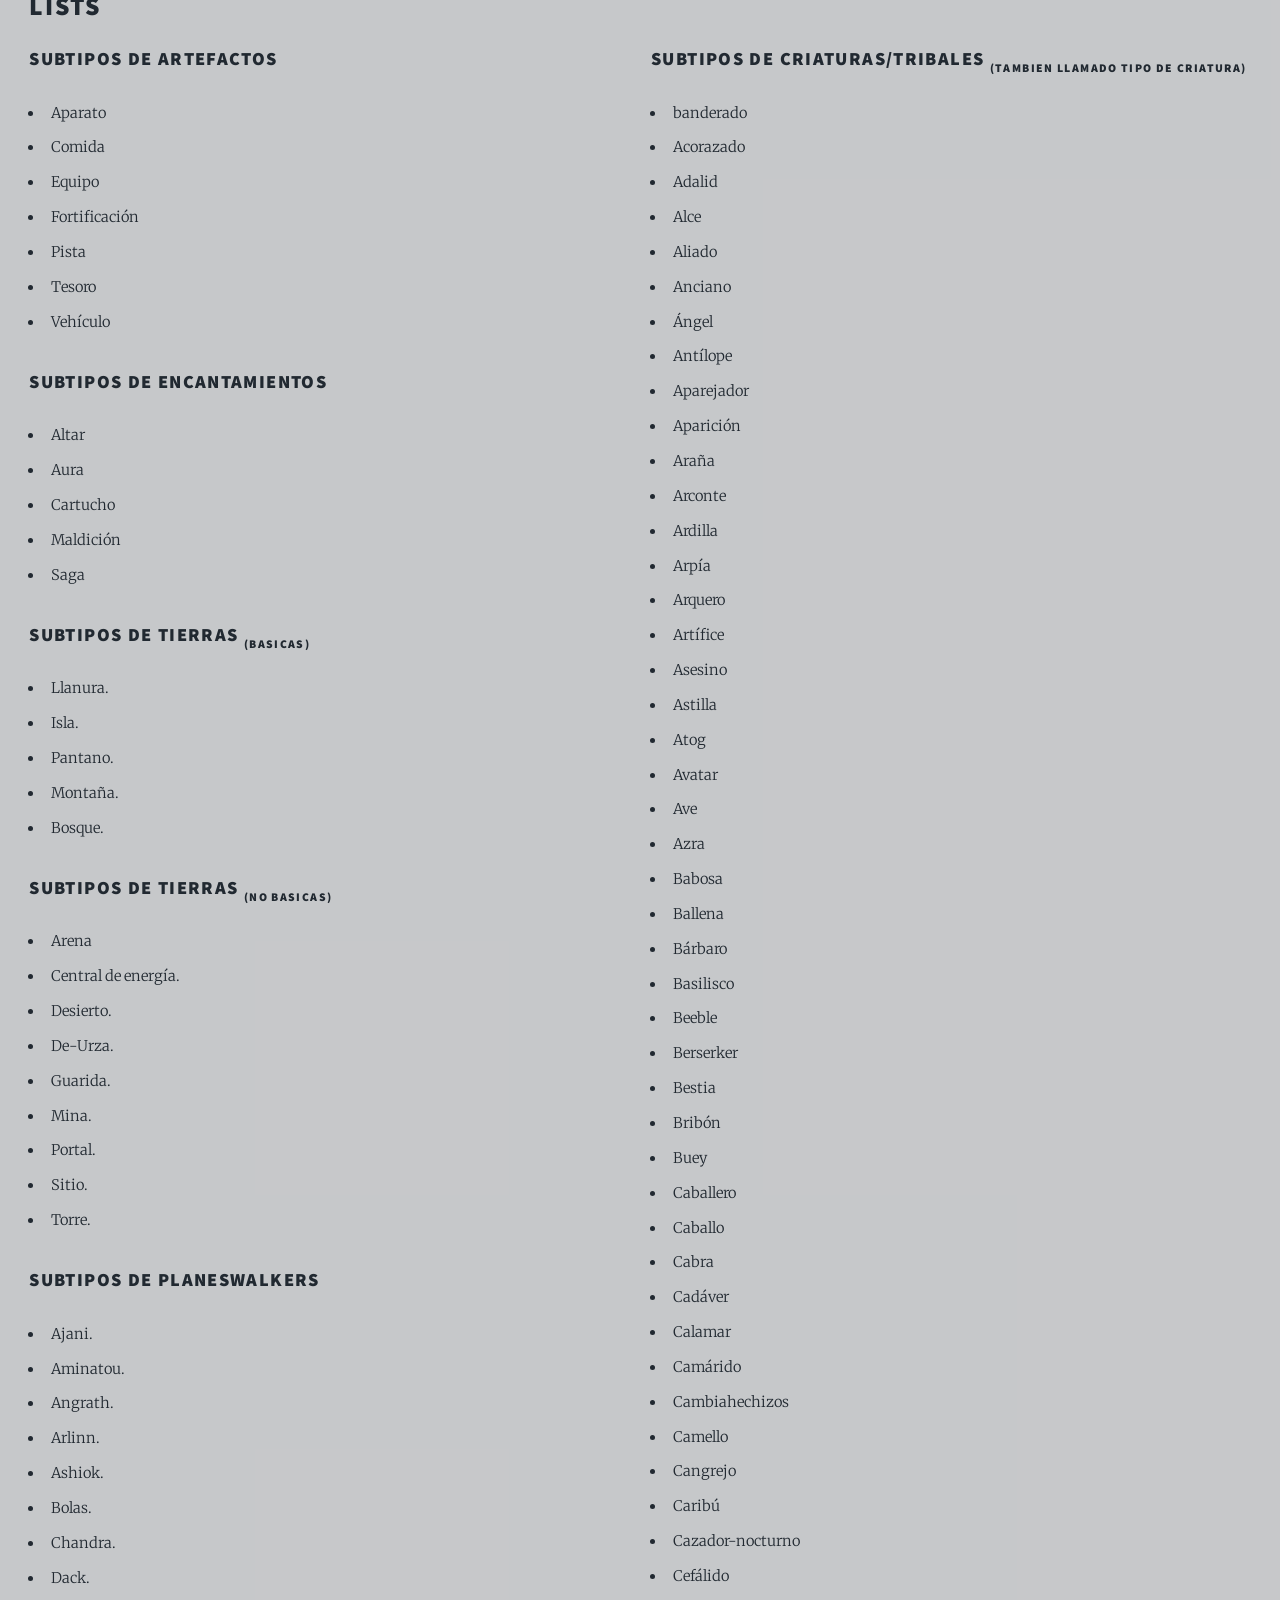
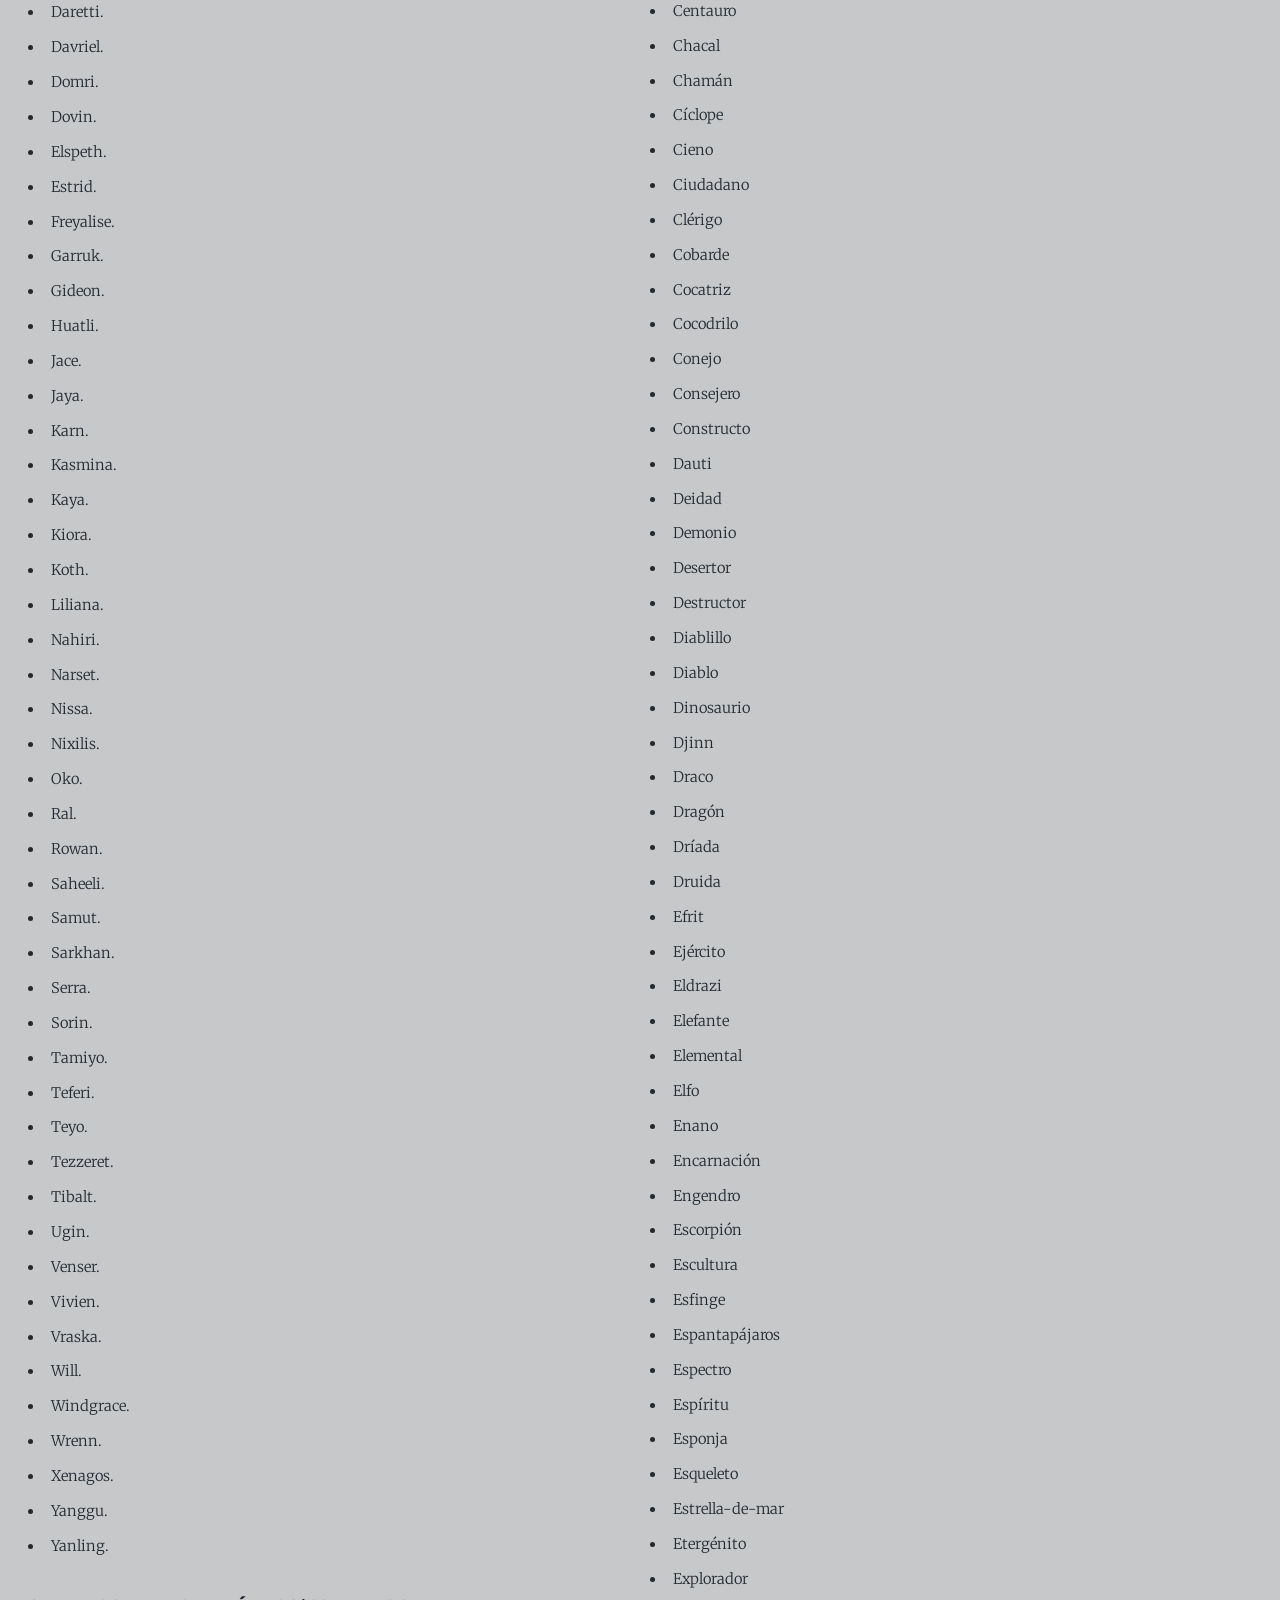
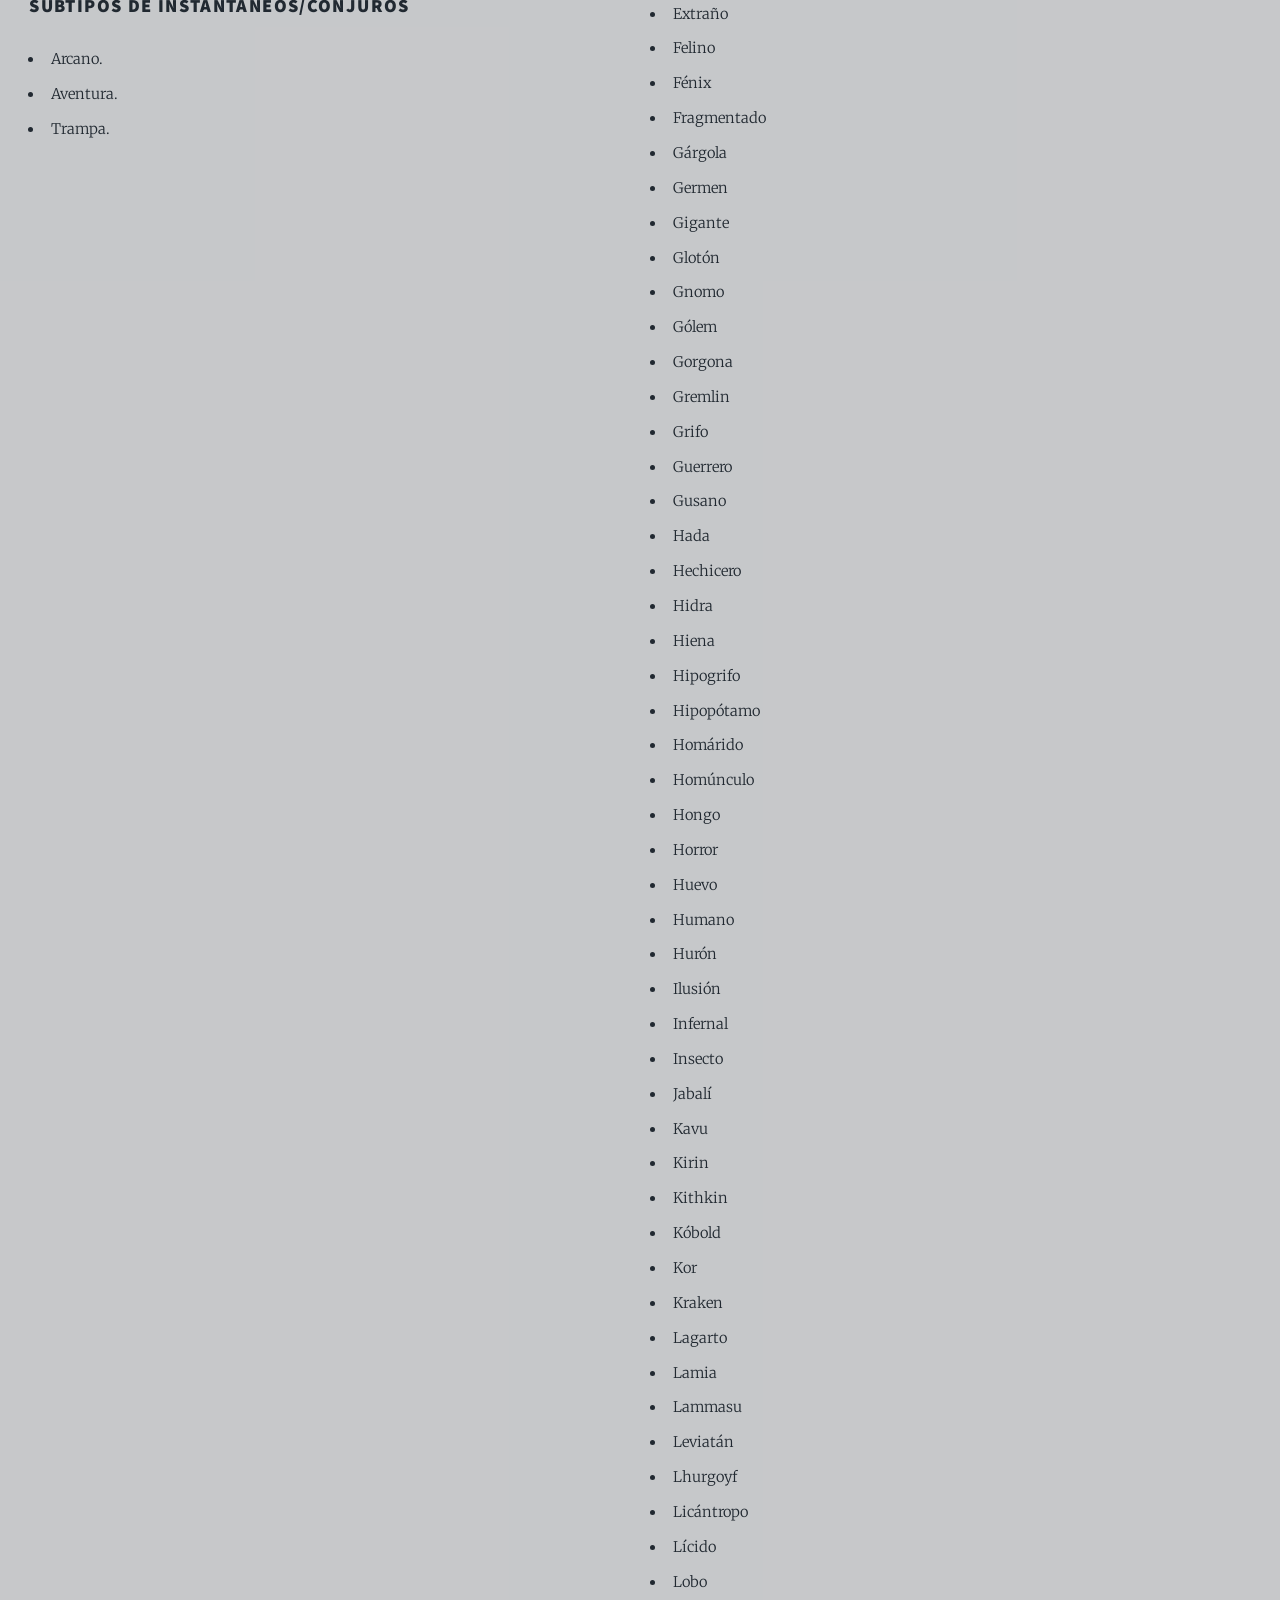
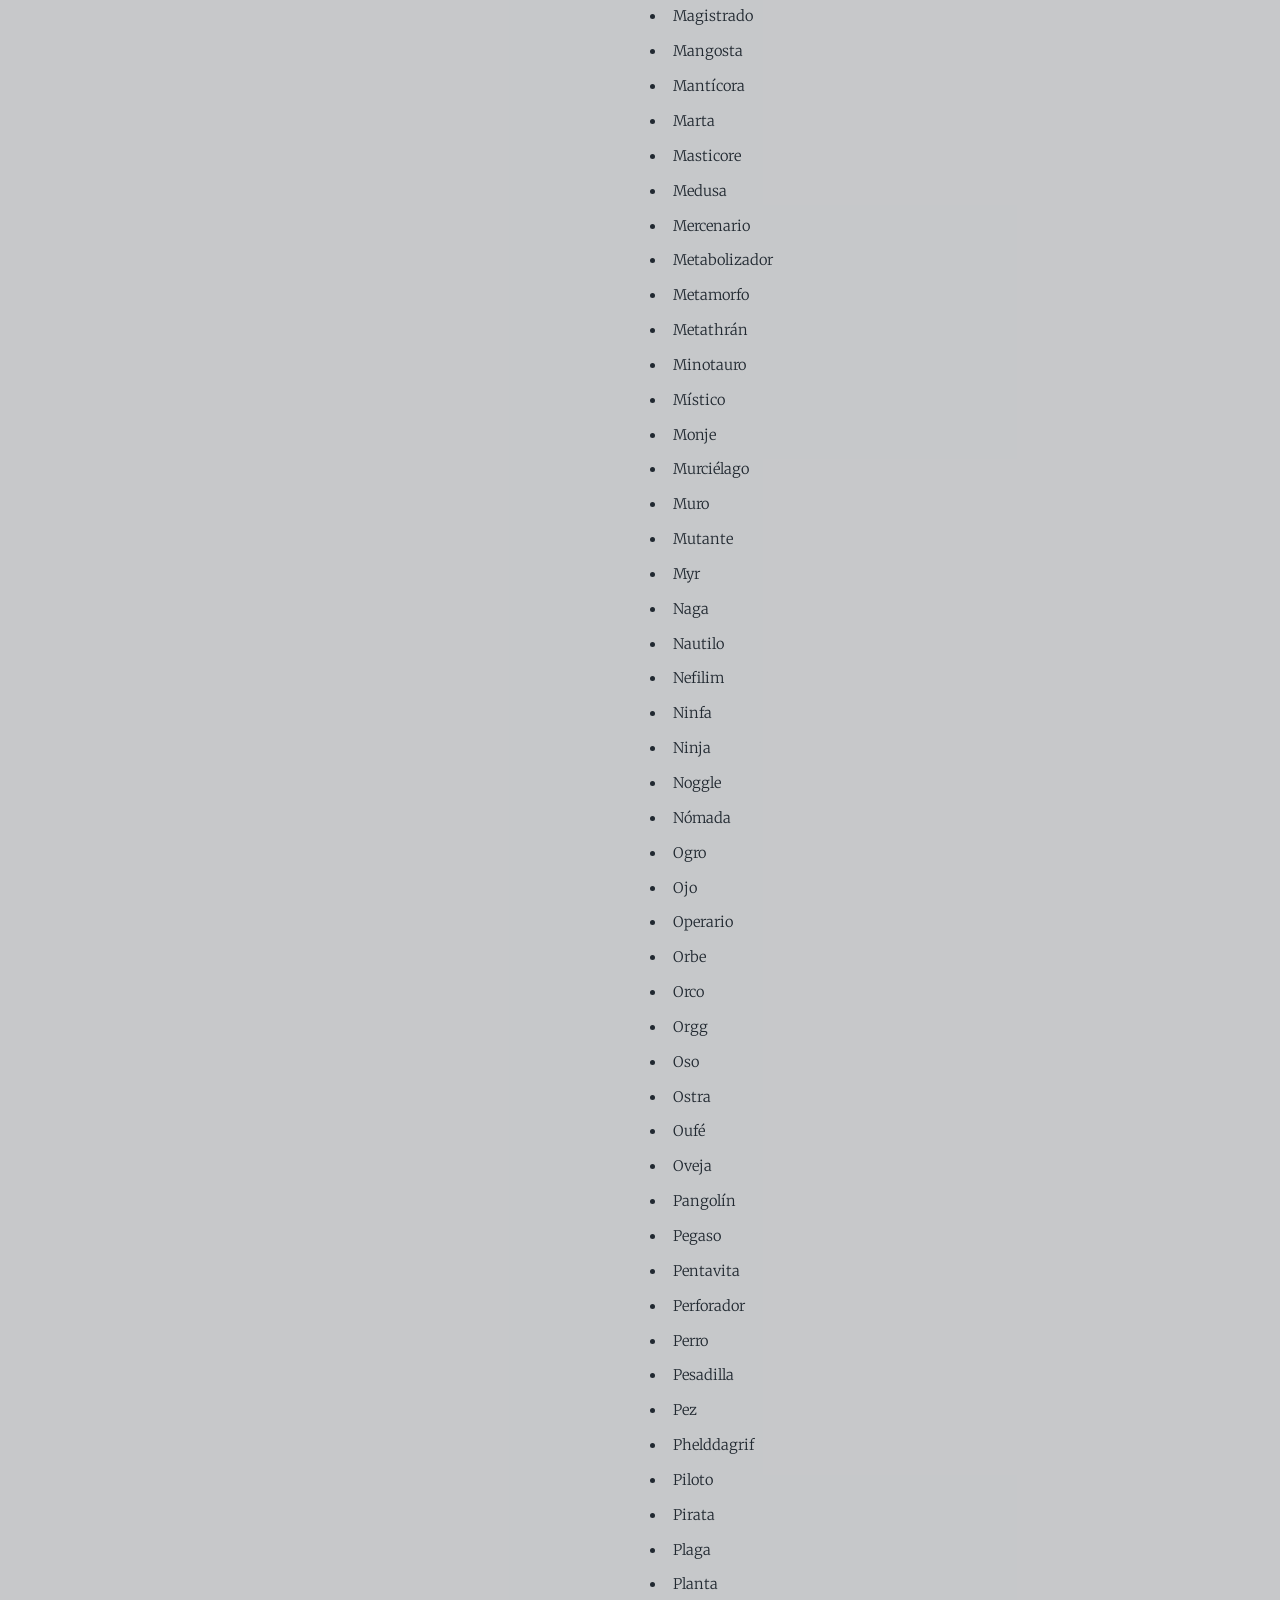
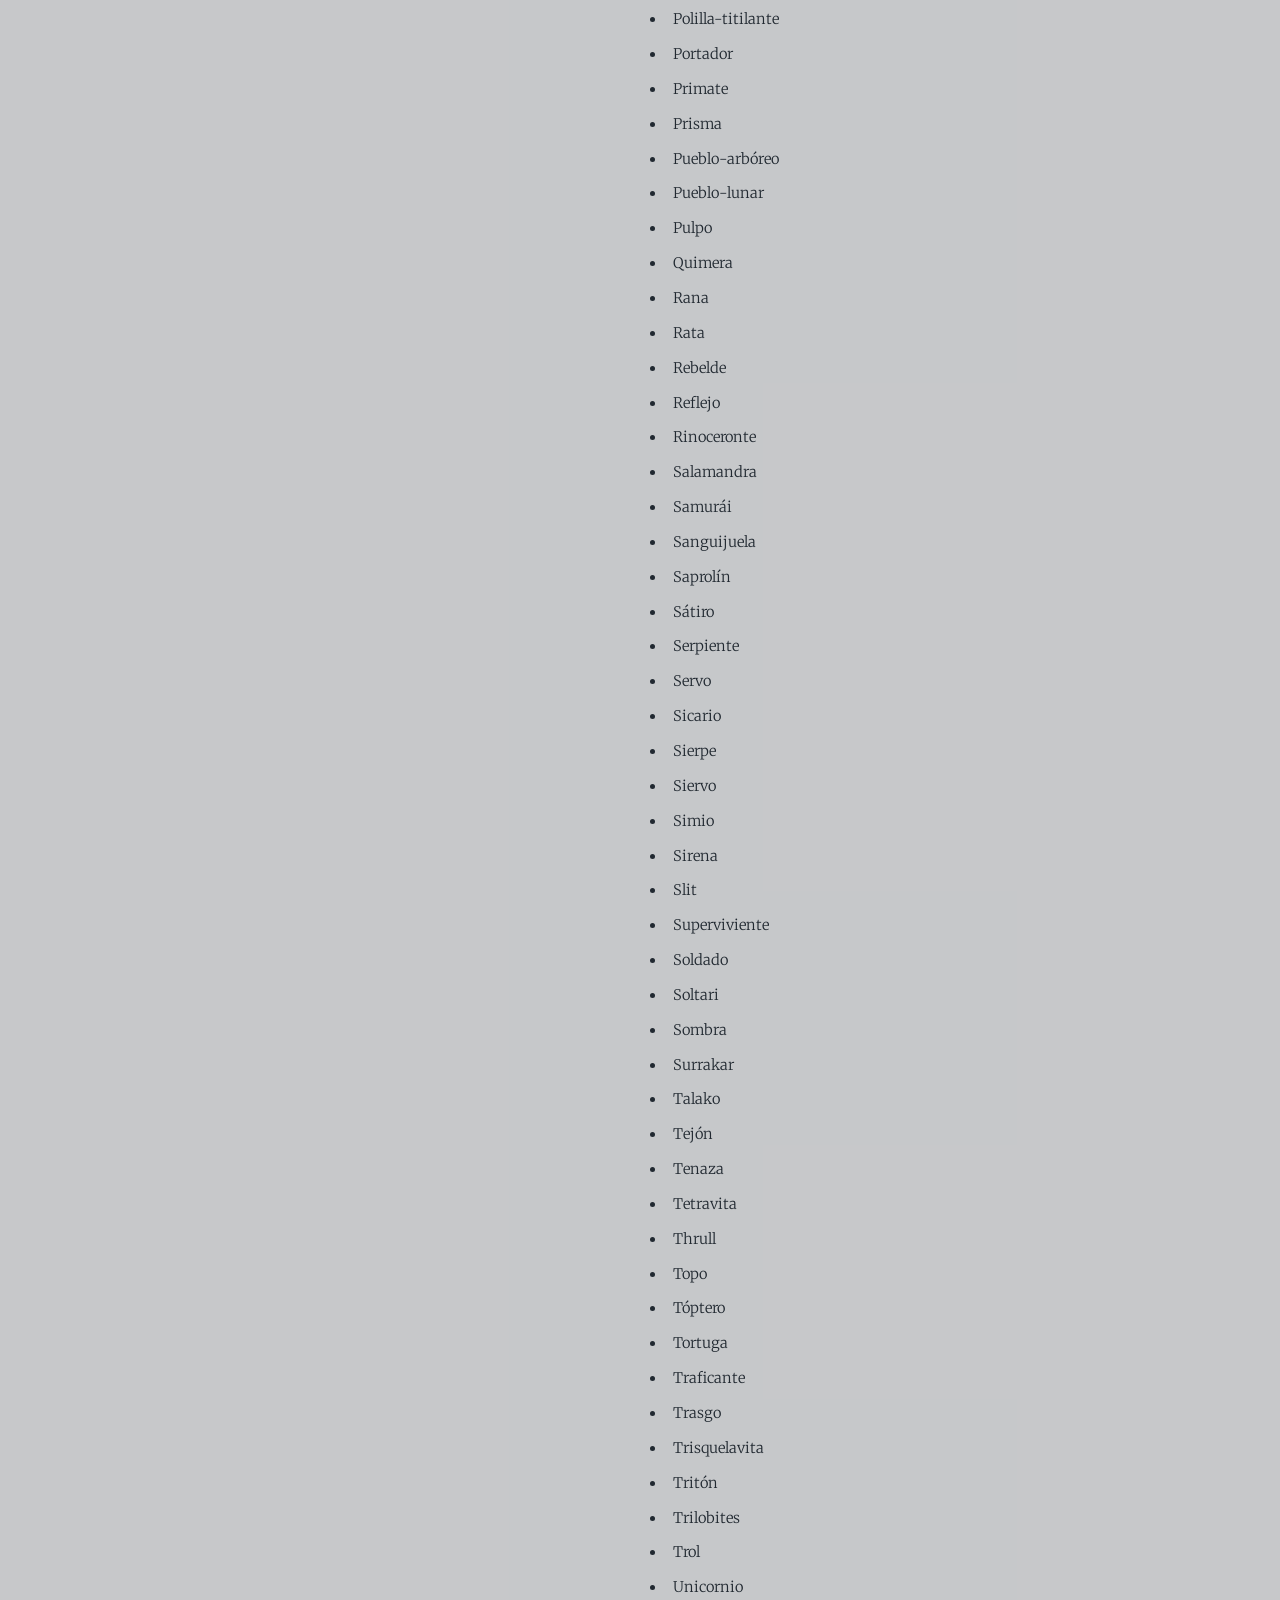
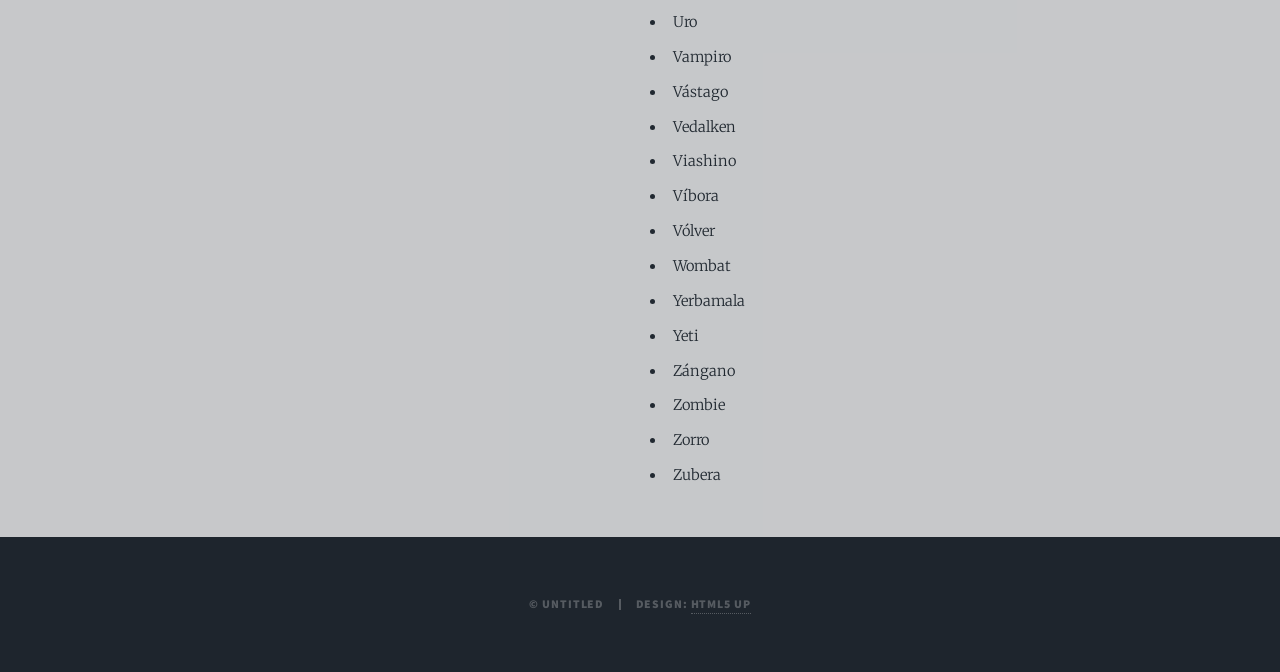
<file: types.html>
<!DOCTYPE HTML>
<!--
	Massively by HTML5 UP
	html5up.net | @ajlkn
	Free for personal and commercial use under the CCA 3.0 license (html5up.net/license)
-->
<html>
	<head>
		<title>Tipos de Cartas</title>
		<link rel="icon" type="image/x-icon" href="images/favicon.ico">
		<meta charset="utf-8" />
		<meta name="viewport" content="width=device-width, initial-scale=1, user-scalable=no" />
		<link rel="stylesheet" href="assets/css/main.css" />
		<noscript><link rel="stylesheet" href="assets/css/noscript.css" /></noscript>
		<style>
			a#navPanelToggle {
				display: none !important;
			}
			#main {
				width: 100% !important;
				margin: 0 !important;
				max-width: 100%;
			}
		</style>
	</head>
	<body class="is-preload">
		<!-- Wrapper -->
		<div id="wrapper">
			<!-- Main -->
			<div id="main">
				<!-- Post -->
				<section class="post">
					<header class="major">
						<h1>Tipos de<br />
						Carta</h1>
					</header>

					<!-- Text stuff -->
					<h2>Definicion</h2>
					<p>El tipo de carta se encuentra en la linea de tipo <sub>(ver partes de la carta)</sub> y este se divide en 3 niveles.</p>
					<hr />
					<header>
						<h2>Super Tipo</h2>
						<p>Es el mayor nivel y cada uno posee su propia regla, los super tipos son los siguientes:</p>
					</header>
					<table>
						<thead>
							<tr>
								<th>Super Tipo</th>
								<th>Regla</th>
							</tr>
						</thead>
						<tbody>
							<tr>
								<td>Basica</td>
								<td>Todas las tierras con el supertipo basica esta excenta del limite de numero de copias permitidas.</td>
							</tr>
							<tr>
								<td>Legendario / Legendaria</td>
								<td>No pueden existir 2 permanentes con el mismo nombre y el supertipo legendario en juego bajo el control del mismo jugador.</td>
							</tr>
							<tr>
								<td>Nevado / Nevada</td>
								<td>Todo mana agregado por un permanente es un mana nevado.</td>
							</tr>
							<tr>
								<td>Token / Ficha</td>
								<td>
									Es un permanente por lo general sin costo de mana, son creados por hechizos o habilidades de permanentes. en el campo de batalla funcionan como cualquier otro permanente.
									<br>
									Al dejar el campo se desvanecen, los tokens tocan el cementerio y se desvanecen.
								</td>
							</tr>
							<tr>
								<td>Mundo</td>
								<td>No pueden existir 2 permanentes el supertipo mundo en juego bajo el control del mismo jugador.</td>
							</tr>
						</tbody>
					</table>
					<header>
						<h3>Tipo</h3>
						<p>Es lo que indica el tipo de la carta. los tipos de carta son los siguientes</p>
					</header>
					<ul>
						<li>Artifact / Artefacto</li>
						<li>Battle / Batalla</li>
						<li>Creature / Criatura</li>
						<li>Enchantment / Encantamiento</li>
						<li>Instant / Instantaneo</li>
						<li>Kindred / Estipe / Tribal</li>
						<li>Land / Tierra</li>
						<li>Planeswalker</li>
						<li>Sorcery / Conjuro</li>
					</ul>
					<header>
						<h3>Subtipo</h3>
						<p>Se dividen por el tipo de carta.</p>
					</header>
					<hr />
					<!-- Lists -->
					<h2>Lists</h2>
					<div class="row">
						<div class="col-6 col-12-small">
							<h3>Subtipos de artefactos</h3>
							<ul>
								<li>Aparato</li>
								<li>Comida</li>
								<li>Equipo</li>
								<li>Fortificación</li>
								<li>Pista</li>
								<li>Tesoro</li>
								<li>Vehículo</li>
							</ul>

							<h3>Subtipos de encantamientos</h3>
							<ul class="alt">
								<li>Altar</li>
								<li>Aura</li>
								<li>Cartucho</li>
								<li>Maldición</li>
								<li>Saga</li>
							</ul>

							<h3>Subtipos de tierras <sub>(basicas)</sub></h3>
							<ul class="alt">
								<li>Llanura.</li>
								<li>Isla.</li>
								<li>Pantano.</li>
								<li>Montaña.</li>
								<li>Bosque.</li>
							</ul>

							<h3>Subtipos de tierras <sub>(no basicas)</sub></h3>
							<ul class="alt">
								<li>Arena</li>
								<li>Central de energía.</li>
								<li>Desierto.</li>
								<li>De-Urza.</li>
								<li>Guarida.</li>
								<li>Mina.</li>
								<li>Portal.</li>
								<li>Sitio.</li>
								<li>Torre.</li>
							</ul>

							<h3>Subtipos de planeswalkers</h3>
							<ul class="alt">
								<li>Ajani.</li>
								<li>Aminatou.</li>
								<li>Angrath.</li>
								<li>Arlinn.</li>
								<li>Ashiok.</li>
								<li>Bolas.</li>
								<li>Chandra.</li>
								<li>Dack.</li>
								<li>Daretti.</li>
								<li>Davriel.</li>
								<li>Domri.</li>
								<li>Dovin.</li>
								<li>Elspeth.</li>
								<li>Estrid.</li>
								<li>Freyalise.</li>
								<li>Garruk.</li>
								<li>Gideon.</li>
								<li>Huatli.</li>
								<li>Jace.</li>
								<li>Jaya.</li>
								<li>Karn.</li>
								<li>Kasmina.</li>
								<li>Kaya.</li>
								<li>Kiora.</li>
								<li>Koth.</li>
								<li>Liliana.</li>
								<li>Nahiri.</li>
								<li>Narset.</li>
								<li>Nissa.</li>
								<li>Nixilis.</li>
								<li>Oko.</li>
								<li>Ral.</li>
								<li>Rowan.</li>
								<li>Saheeli.</li>
								<li>Samut.</li>
								<li>Sarkhan.</li>
								<li>Serra.</li>
								<li>Sorin.</li>
								<li>Tamiyo.</li>
								<li>Teferi.</li>
								<li>Teyo.</li>
								<li>Tezzeret.</li>
								<li>Tibalt.</li>
								<li>Ugin.</li>
								<li>Venser.</li>
								<li>Vivien.</li>
								<li>Vraska.</li>
								<li>Will.</li>
								<li>Windgrace.</li>
								<li>Wrenn.</li>
								<li>Xenagos.</li>
								<li>Yanggu.</li>
								<li>Yanling.</li>
							</ul>

							<h3>Subtipos de instantáneos/conjuros</h3>
							<ul class="alt">
								<li>Arcano.</li>
								<li>Aventura.</li>
								<li>Trampa.</li>
							</ul>

						</div>
						<div class="col-6 col-12-small">

							<h3>Subtipos de criaturas/tribales <sub>(tambien llamado tipo de criatura)</sub></h3>
							<ul>
								<li>banderado</li>
								<li>Acorazado</li>
								<li>Adalid</li>
								<li>Alce</li>
								<li>Aliado</li>
								<li>Anciano</li>
								<li>Ángel</li>
								<li>Antílope</li>
								<li>Aparejador</li>
								<li>Aparición</li>
								<li>Araña</li>
								<li>Arconte</li>
								<li>Ardilla</li>
								<li>Arpía</li>
								<li>Arquero</li>
								<li>Artífice</li>
								<li>Asesino</li>
								<li>Astilla</li>
								<li>Atog</li>
								<li>Avatar</li>
								<li>Ave</li>
								<li>Azra</li>
								<li>Babosa</li>
								<li>Ballena</li>
								<li>Bárbaro</li>
								<li>Basilisco</li>
								<li>Beeble</li>
								<li>Berserker</li>
								<li>Bestia</li>
								<li>Bribón</li>
								<li>Buey</li>
								<li>Caballero</li>
								<li>Caballo</li>
								<li>Cabra</li>
								<li>Cadáver</li>
								<li>Calamar</li>
								<li>Camárido</li>
								<li>Cambiahechizos</li>
								<li>Camello</li>
								<li>Cangrejo</li>
								<li>Caribú</li>
								<li>Cazador-nocturno</li>
								<li>Cefálido</li>
								<li>Centauro</li>
								<li>Chacal</li>
								<li>Chamán</li>
								<li>Cíclope</li>
								<li>Cieno</li>
								<li>Ciudadano</li>
								<li>Clérigo</li>
								<li>Cobarde</li>
								<li>Cocatriz</li>
								<li>Cocodrilo</li>
								<li>Conejo</li>
								<li>Consejero</li>
								<li>Constructo</li>
								<li>Dauti</li>
								<li>Deidad</li>
								<li>Demonio</li>
								<li>Desertor</li>
								<li>Destructor</li>
								<li>Diablillo</li>
								<li>Diablo</li>
								<li>Dinosaurio</li>
								<li>Djinn</li>
								<li>Draco</li>
								<li>Dragón</li>
								<li>Dríada</li>
								<li>Druida</li>
								<li>Efrit</li>
								<li>Ejército</li>
								<li>Eldrazi</li>
								<li>Elefante</li>
								<li>Elemental</li>
								<li>Elfo</li>
								<li>Enano</li>
								<li>Encarnación</li>
								<li>Engendro</li>
								<li>Escorpión</li>
								<li>Escultura</li>
								<li>Esfinge</li>
								<li>Espantapájaros</li>
								<li>Espectro</li>
								<li>Espíritu</li>
								<li>Esponja</li>
								<li>Esqueleto</li>
								<li>Estrella-de-mar</li>
								<li>Etergénito</li>
								<li>Explorador</li>
								<li>Extraño</li>
								<li>Felino</li>
								<li>Fénix</li>
								<li>Fragmentado</li>
								<li>Gárgola</li>
								<li>Germen</li>
								<li>Gigante</li>
								<li>Glotón</li>
								<li>Gnomo</li>
								<li>Gólem</li>
								<li>Gorgona</li>
								<li>Gremlin</li>
								<li>Grifo</li>
								<li>Guerrero</li>
								<li>Gusano</li>
								<li>Hada</li>
								<li>Hechicero</li>
								<li>Hidra</li>
								<li>Hiena</li>
								<li>Hipogrifo</li>
								<li>Hipopótamo</li>
								<li>Homárido</li>
								<li>Homúnculo</li>
								<li>Hongo</li>
								<li>Horror</li>
								<li>Huevo</li>
								<li>Humano</li>
								<li>Hurón</li>
								<li>Ilusión</li>
								<li>Infernal</li>
								<li>Insecto</li>
								<li>Jabalí</li>
								<li>Kavu</li>
								<li>Kirin</li>
								<li>Kithkin</li>
								<li>Kóbold</li>
								<li>Kor</li>
								<li>Kraken</li>
								<li>Lagarto</li>
								<li>Lamia</li>
								<li>Lammasu</li>
								<li>Leviatán</li>
								<li>Lhurgoyf</li>
								<li>Licántropo</li>
								<li>Lícido</li>
								<li>Lobo</li>
								<li>Magistrado</li>
								<li>Mangosta</li>
								<li>Mantícora</li>
								<li>Marta</li>
								<li>Masticore</li>
								<li>Medusa</li>
								<li>Mercenario</li>
								<li>Metabolizador</li>
								<li>Metamorfo</li>
								<li>Metathrán</li>
								<li>Minotauro</li>
								<li>Místico</li>
								<li>Monje</li>
								<li>Murciélago</li>
								<li>Muro</li>
								<li>Mutante</li>
								<li>Myr</li>
								<li>Naga</li>
								<li>Nautilo</li>
								<li>Nefilim</li>
								<li>Ninfa</li>
								<li>Ninja</li>
								<li>Noggle</li>
								<li>Nómada</li>
								<li>Ogro</li>
								<li>Ojo</li>
								<li>Operario</li>
								<li>Orbe</li>
								<li>Orco</li>
								<li>Orgg</li>
								<li>Oso</li>
								<li>Ostra</li>
								<li>Oufé</li>
								<li>Oveja</li>
								<li>Pangolín</li>
								<li>Pegaso</li>
								<li>Pentavita</li>
								<li>Perforador</li>
								<li>Perro</li>
								<li>Pesadilla</li>
								<li>Pez</li>
								<li>Phelddagrif</li>
								<li>Piloto</li>
								<li>Pirata</li>
								<li>Plaga</li>
								<li>Planta</li>
								<li>Polilla-titilante</li>
								<li>Portador</li>
								<li>Primate</li>
								<li>Prisma</li>
								<li>Pueblo-arbóreo</li>
								<li>Pueblo-lunar</li>
								<li>Pulpo</li>
								<li>Quimera</li>
								<li>Rana</li>
								<li>Rata</li>
								<li>Rebelde</li>
								<li>Reflejo</li>
								<li>Rinoceronte</li>
								<li>Salamandra</li>
								<li>Samurái</li>
								<li>Sanguijuela</li>
								<li>Saprolín</li>
								<li>Sátiro</li>
								<li>Serpiente</li>
								<li>Servo</li>
								<li>Sicario</li>
								<li>Sierpe</li>
								<li>Siervo</li>
								<li>Simio</li>
								<li>Sirena</li>
								<li>Slit</li>
								<li>Superviviente</li>
								<li>Soldado</li>
								<li>Soltari</li>
								<li>Sombra</li>
								<li>Surrakar</li>
								<li>Talako</li>
								<li>Tejón</li>
								<li>Tenaza</li>
								<li>Tetravita</li>
								<li>Thrull</li>
								<li>Topo</li>
								<li>Tóptero</li>
								<li>Tortuga</li>
								<li>Traficante</li>
								<li>Trasgo</li>
								<li>Trisquelavita</li>
								<li>Tritón</li>
								<li>Trilobites</li>
								<li>Trol</li>
								<li>Unicornio</li>
								<li>Uro</li>
								<li>Vampiro</li>
								<li>Vástago</li>
								<li>Vedalken</li>
								<li>Viashino</li>
								<li>Víbora</li>
								<li>Vólver</li>
								<li>Wombat</li>
								<li>Yerbamala</li>
								<li>Yeti</li>
								<li>Zángano</li>
								<li>Zombie</li>
								<li>Zorro</li>
								<li>Zubera</li>
							</ul>
						</div>
					</div>
				</section>
			</div>

			<!-- Copyright -->
			<div id="copyright">
				<ul><li>&copy; Untitled</li><li>Design: <a href="https://html5up.net">HTML5 UP</a></li></ul>
			</div>
		</div>

		<!-- Scripts -->
		<script src="assets/js/jquery.min.js"></script>
		<script src="assets/js/jquery.scrollex.min.js"></script>
		<script src="assets/js/jquery.scrolly.min.js"></script>
		<script src="assets/js/browser.min.js"></script>
		<script src="assets/js/breakpoints.min.js"></script>
		<script src="assets/js/util.js"></script>
		<script src="assets/js/main.js"></script>
	</body>
</html>
</file>
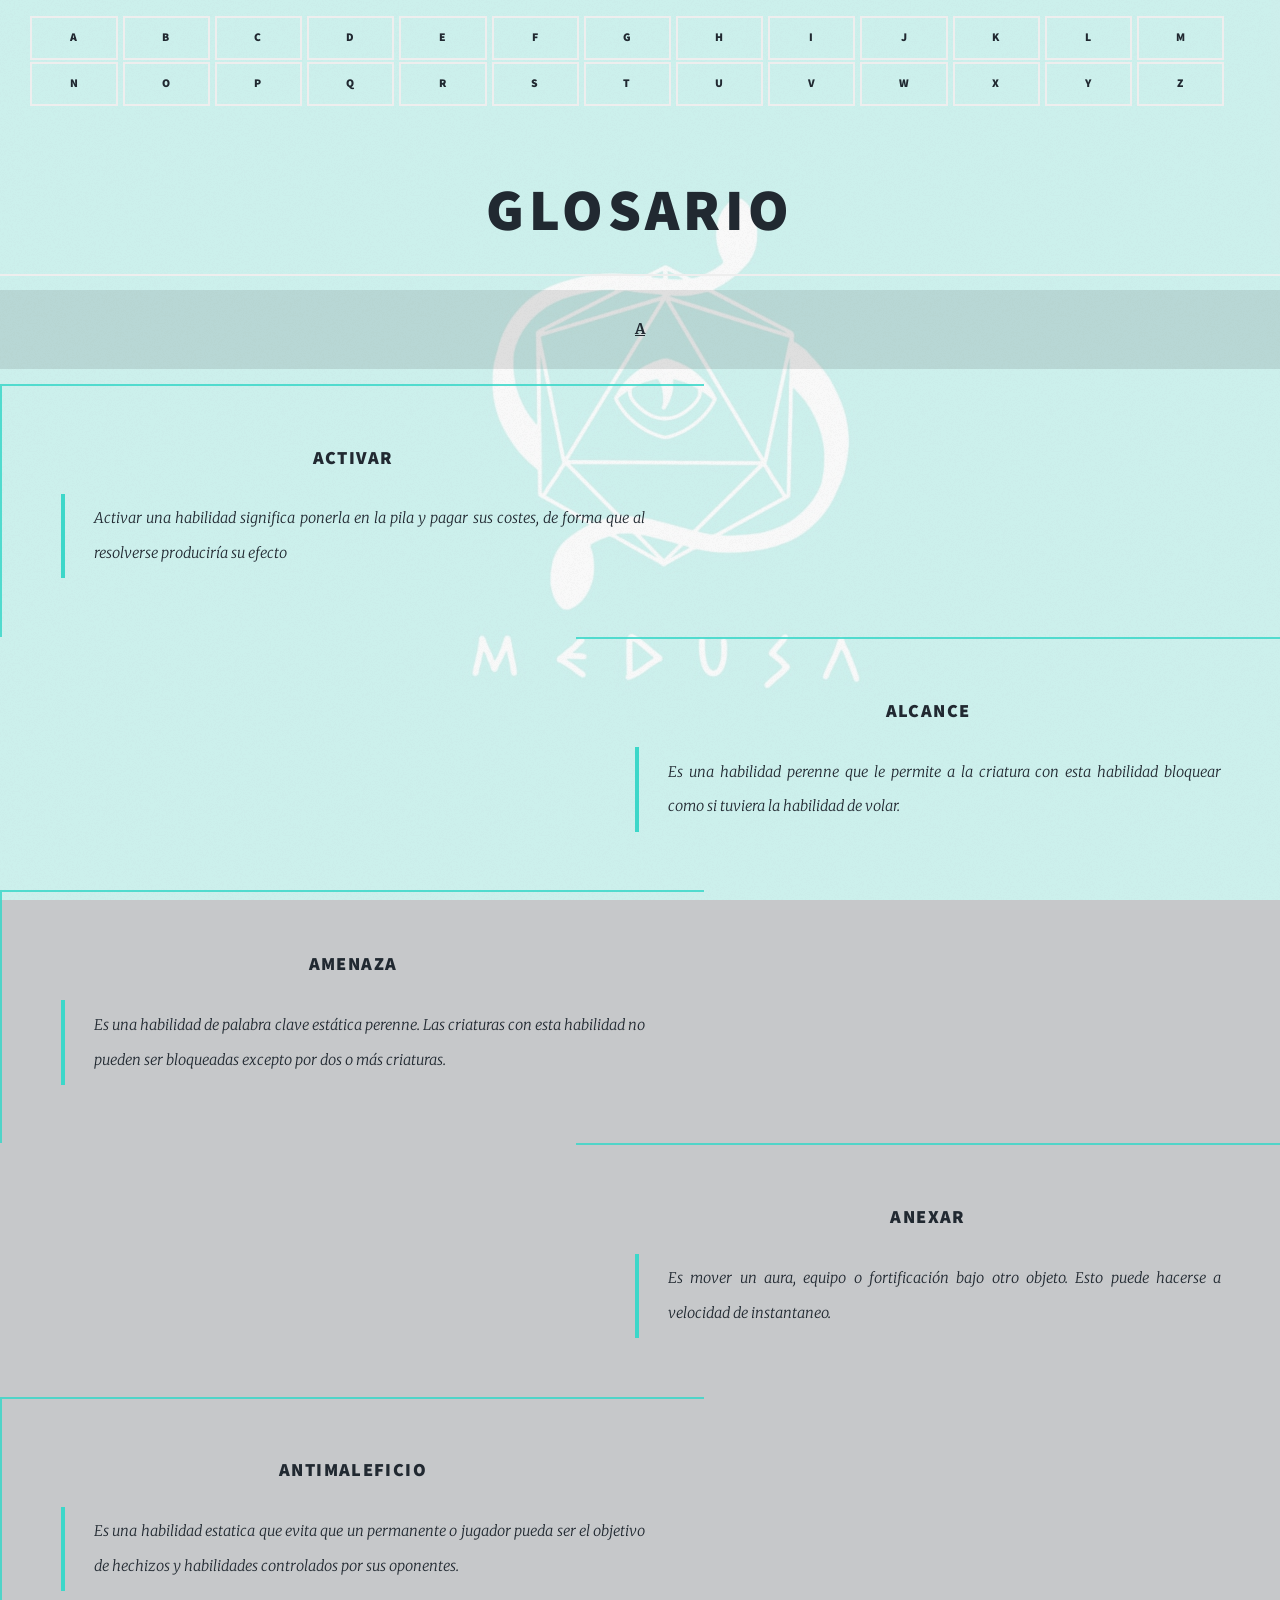
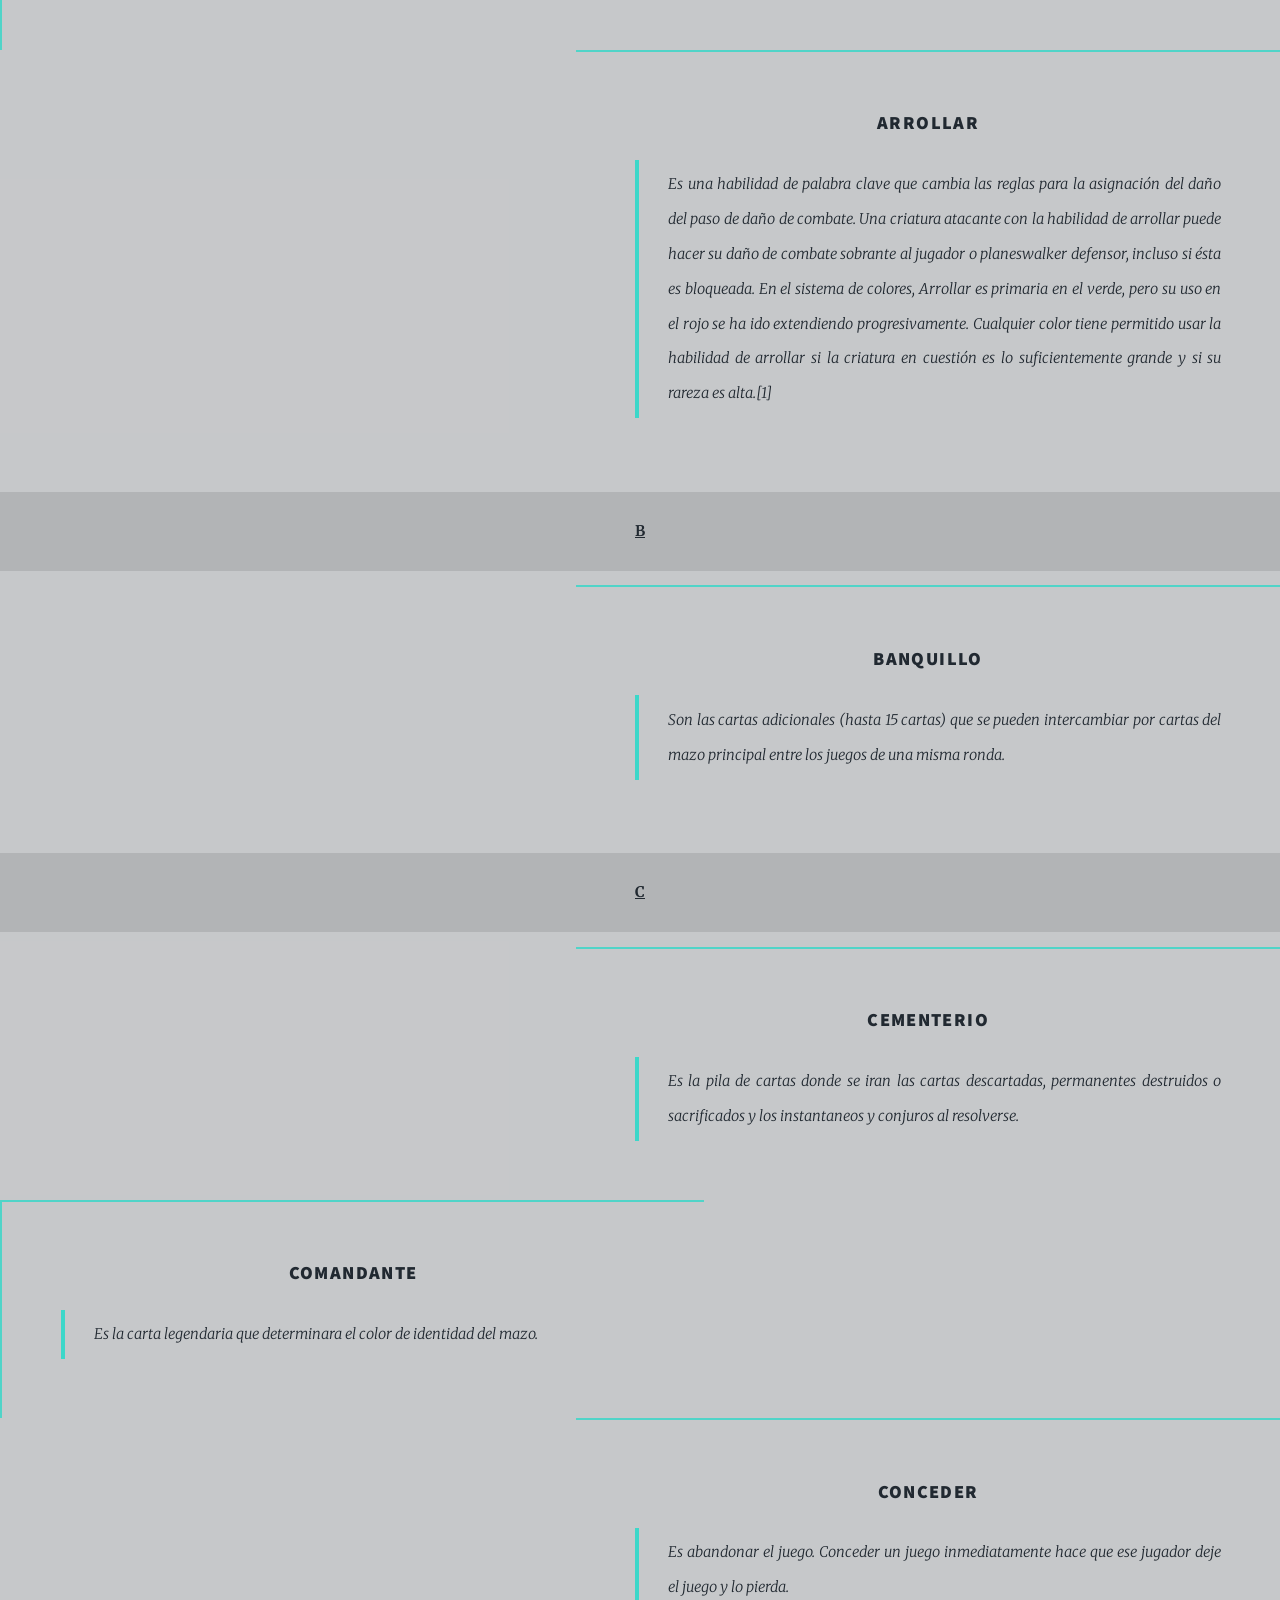
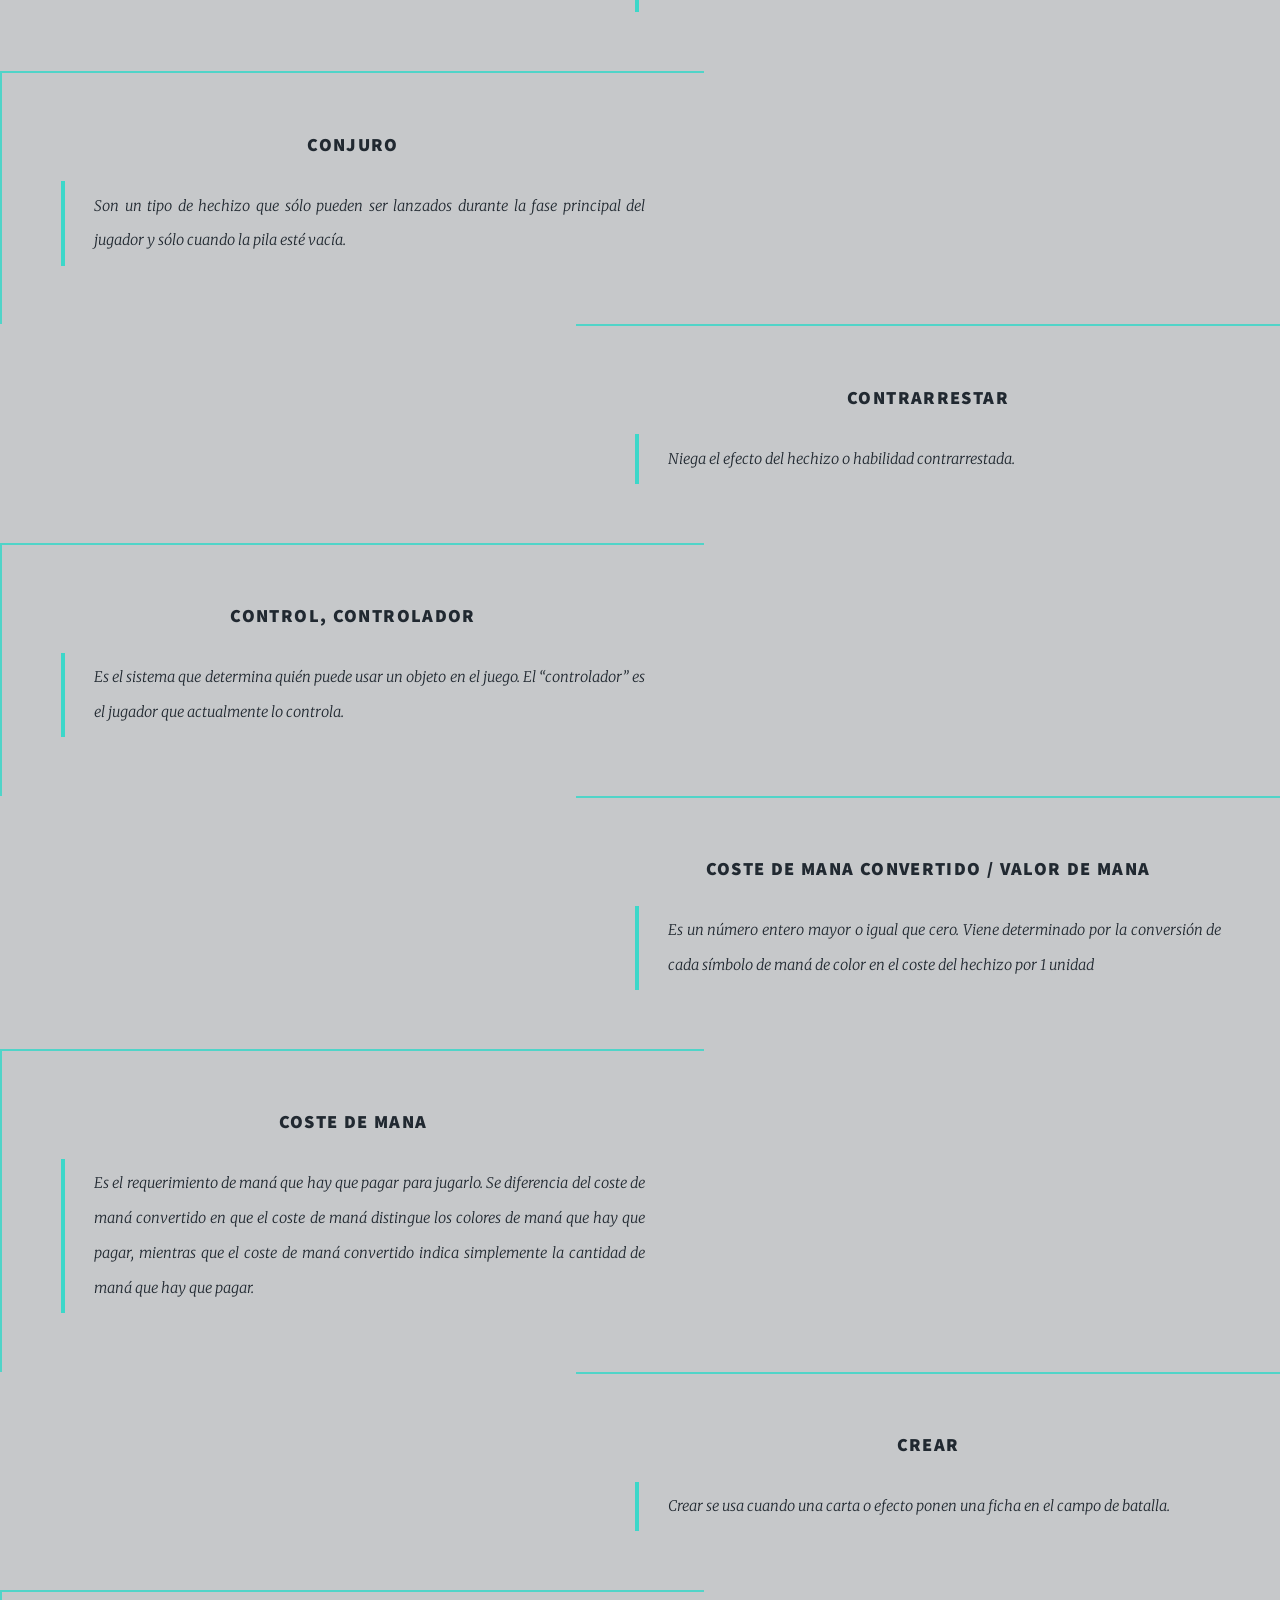
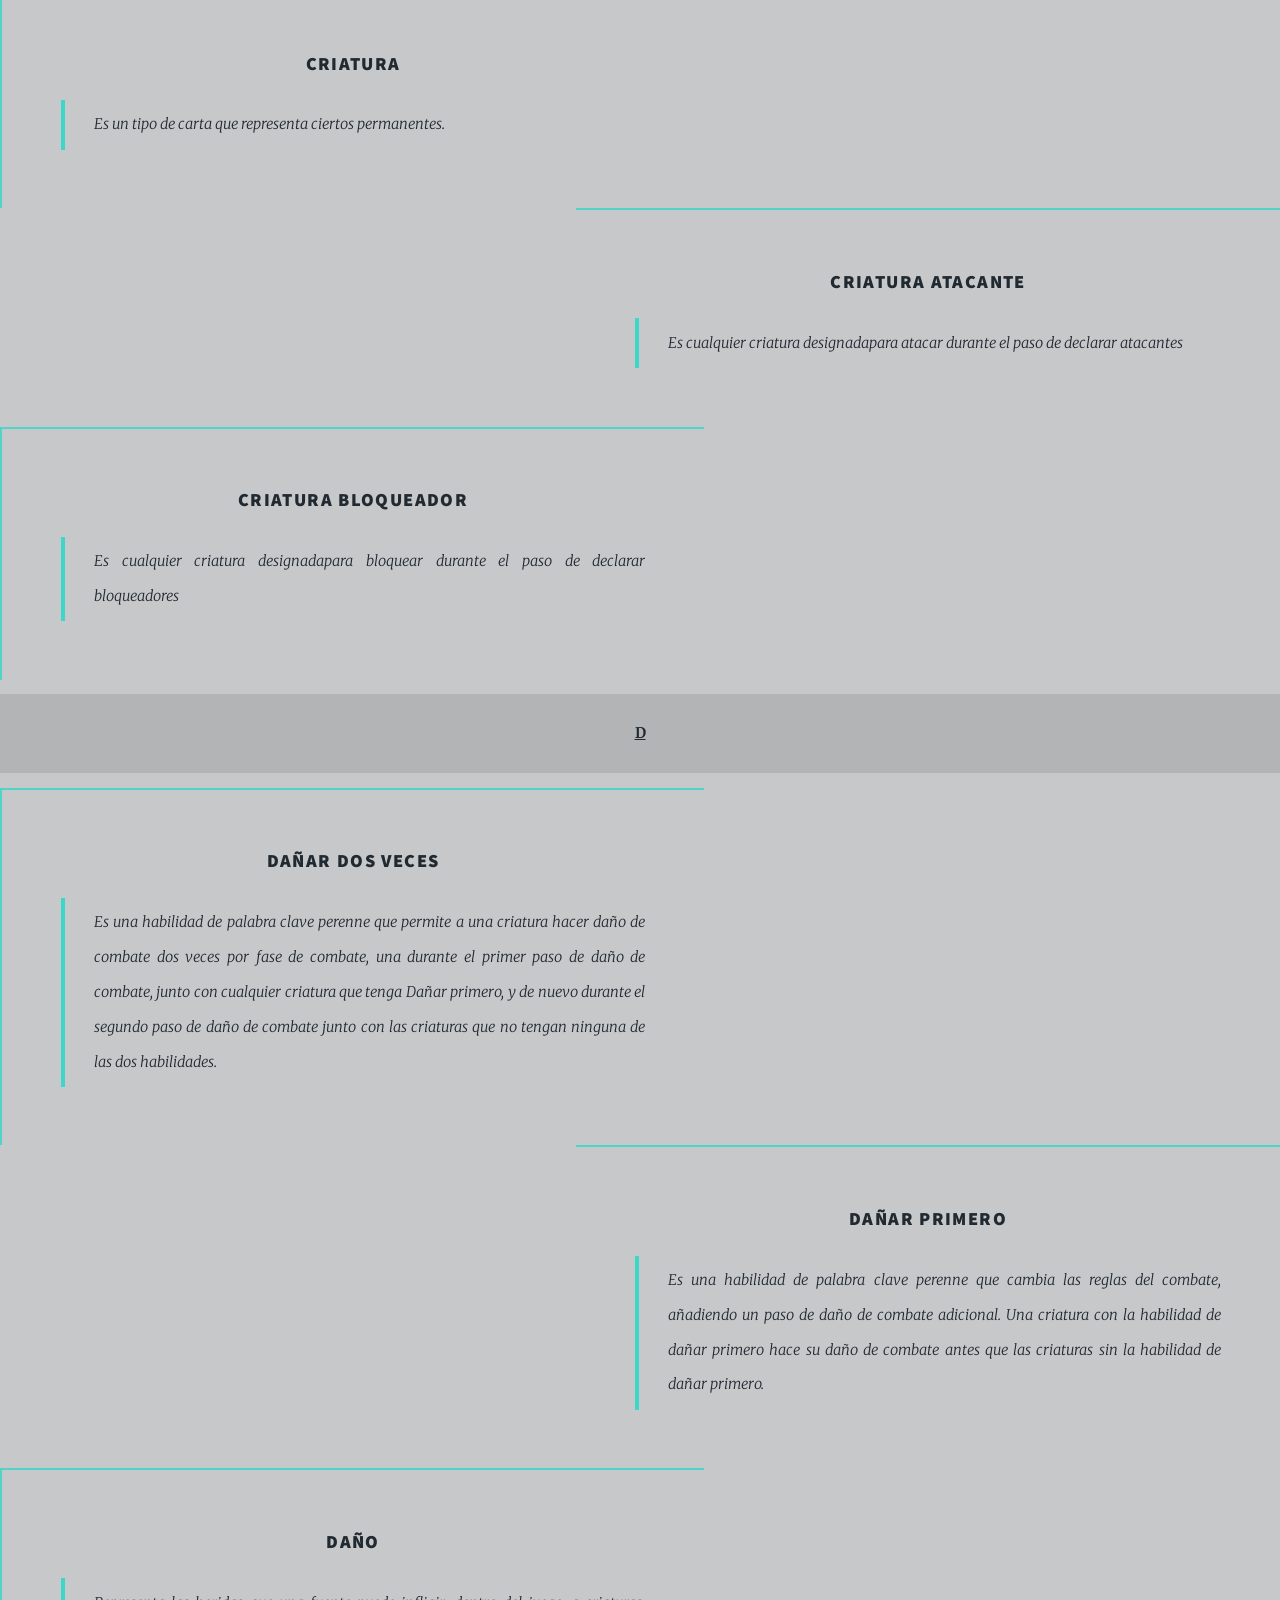
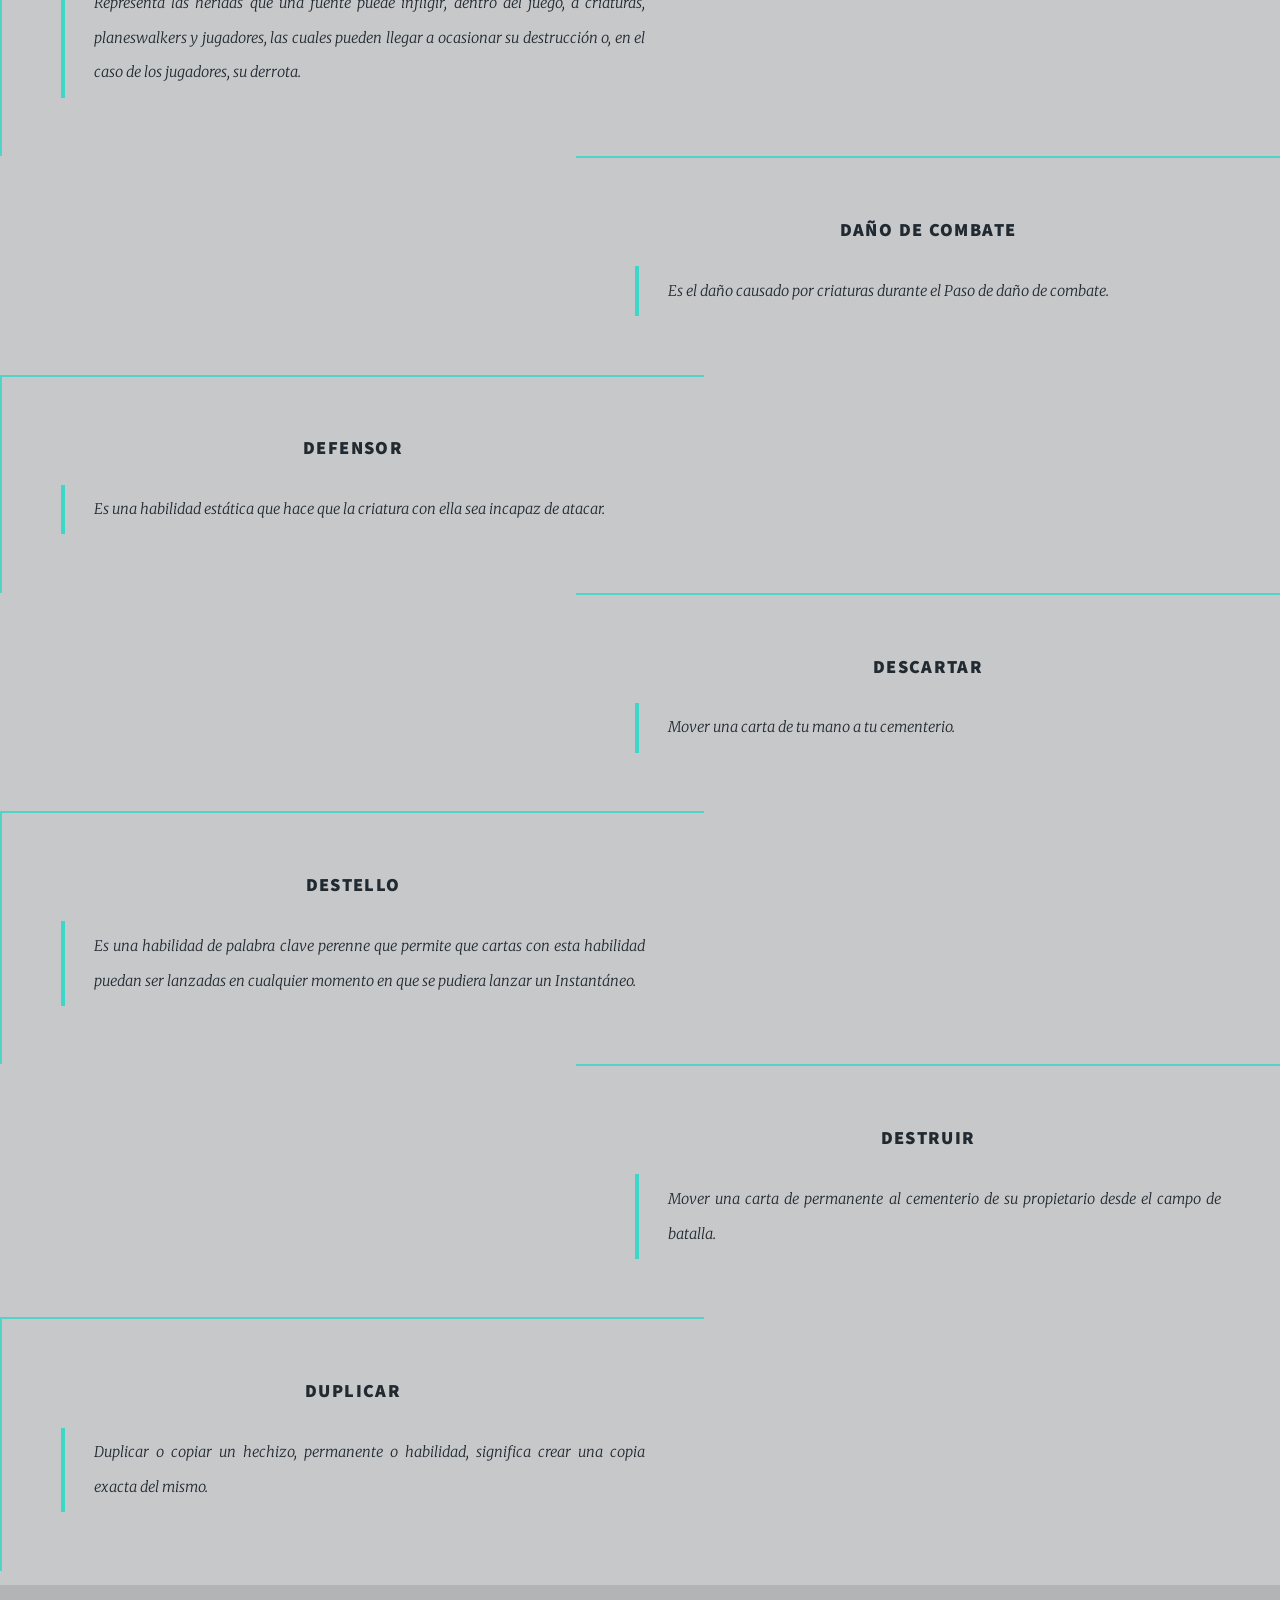
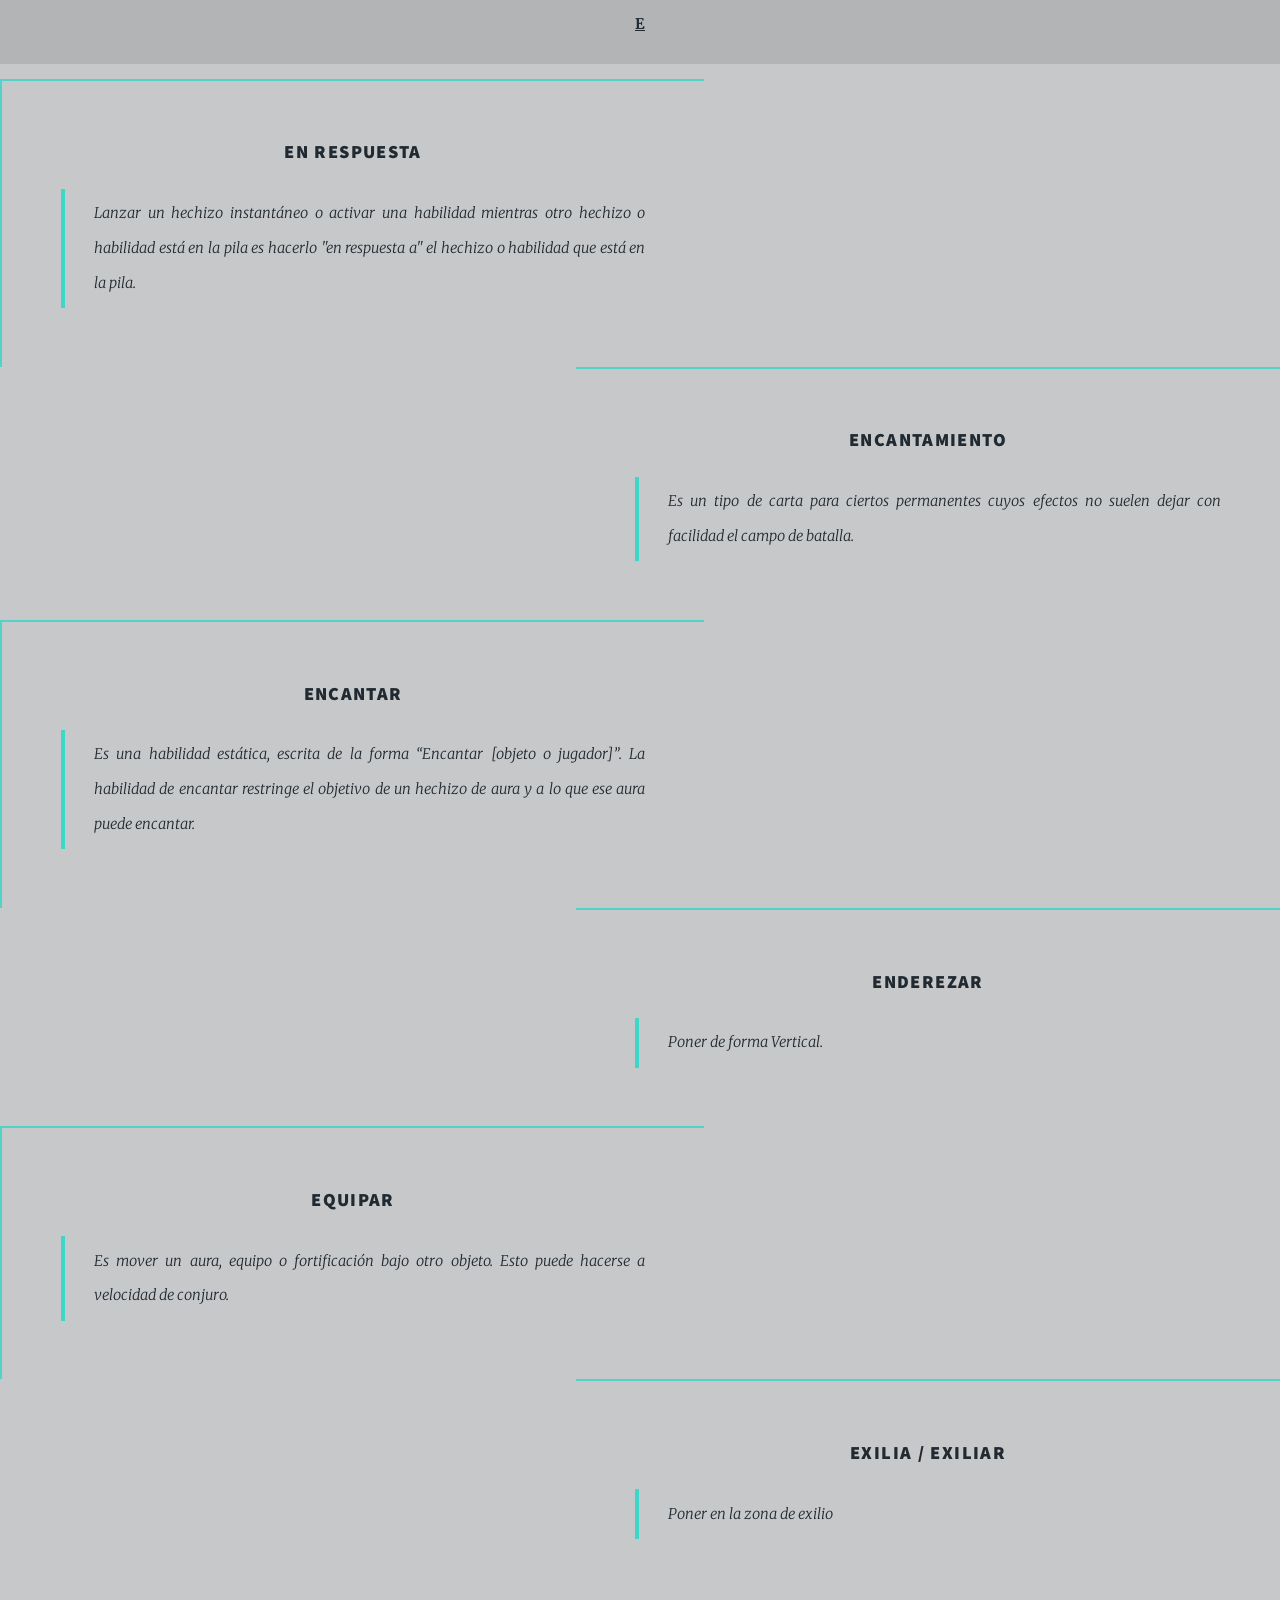
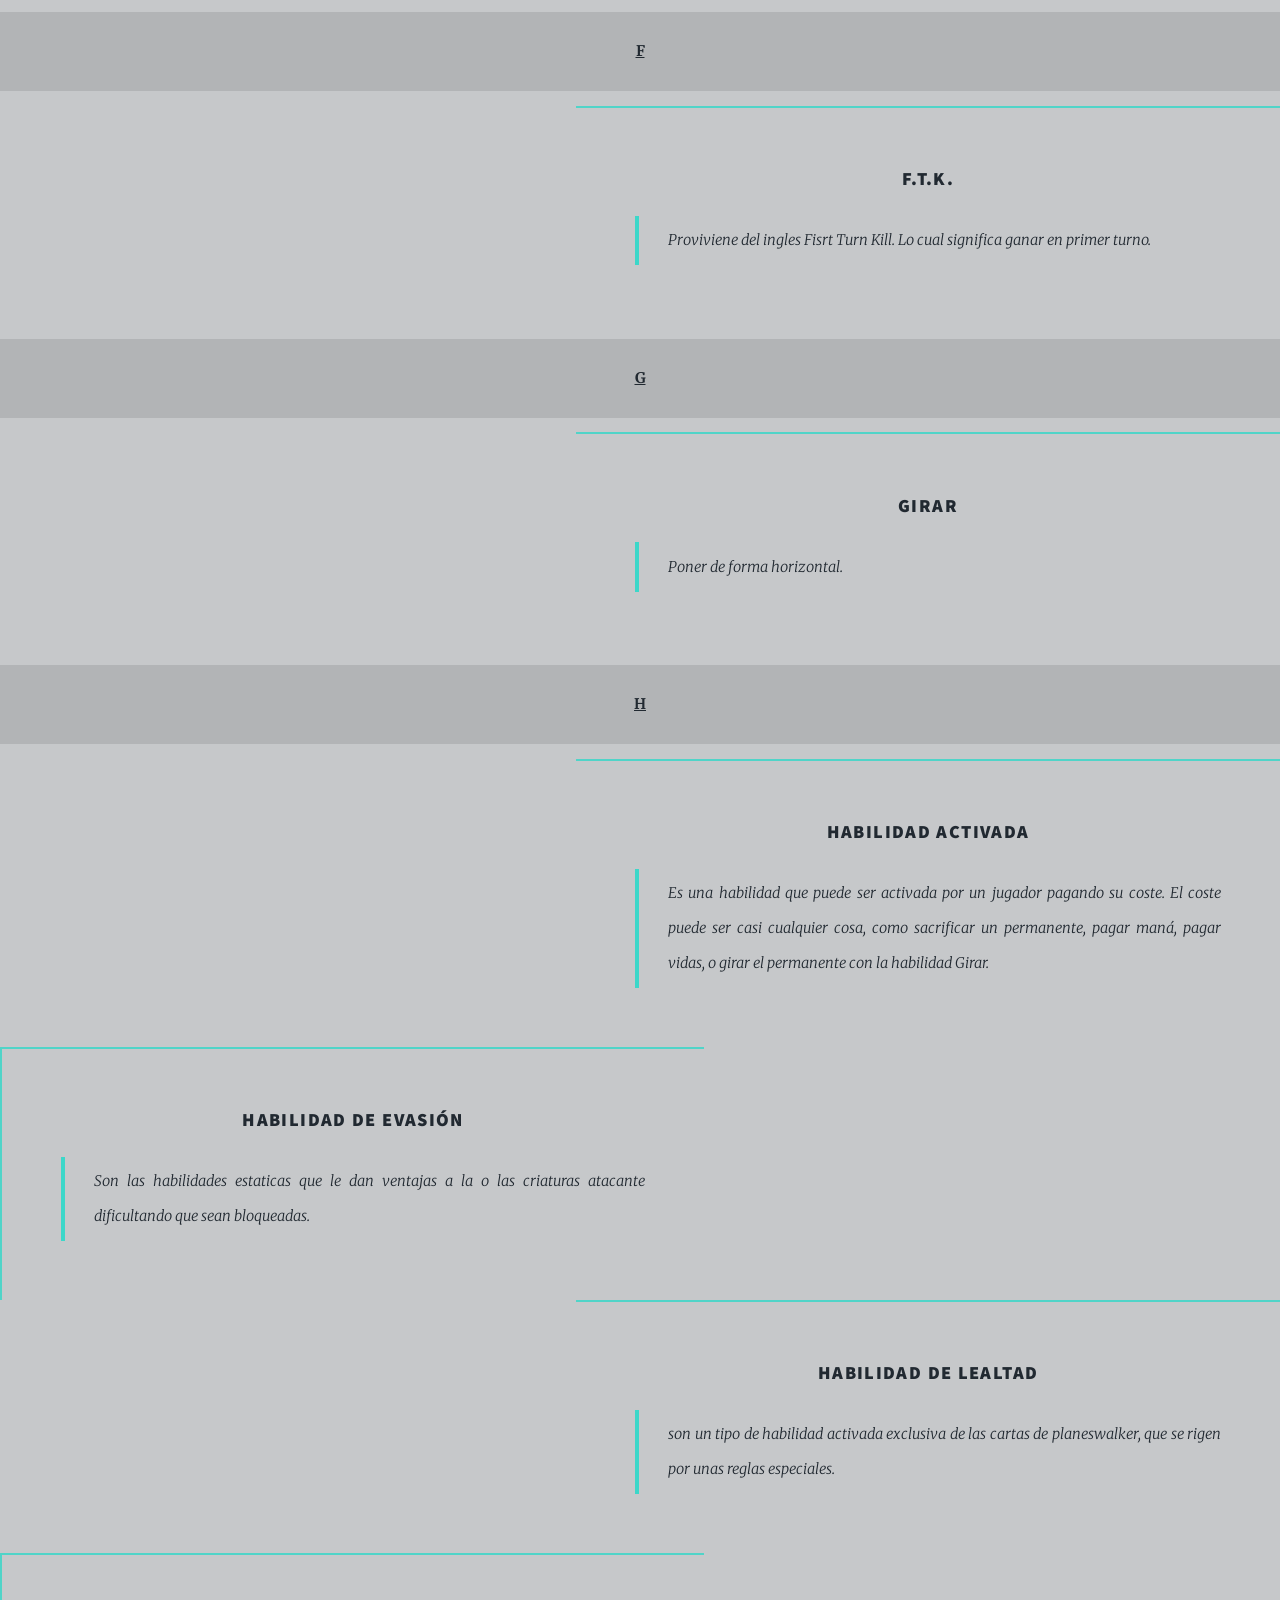
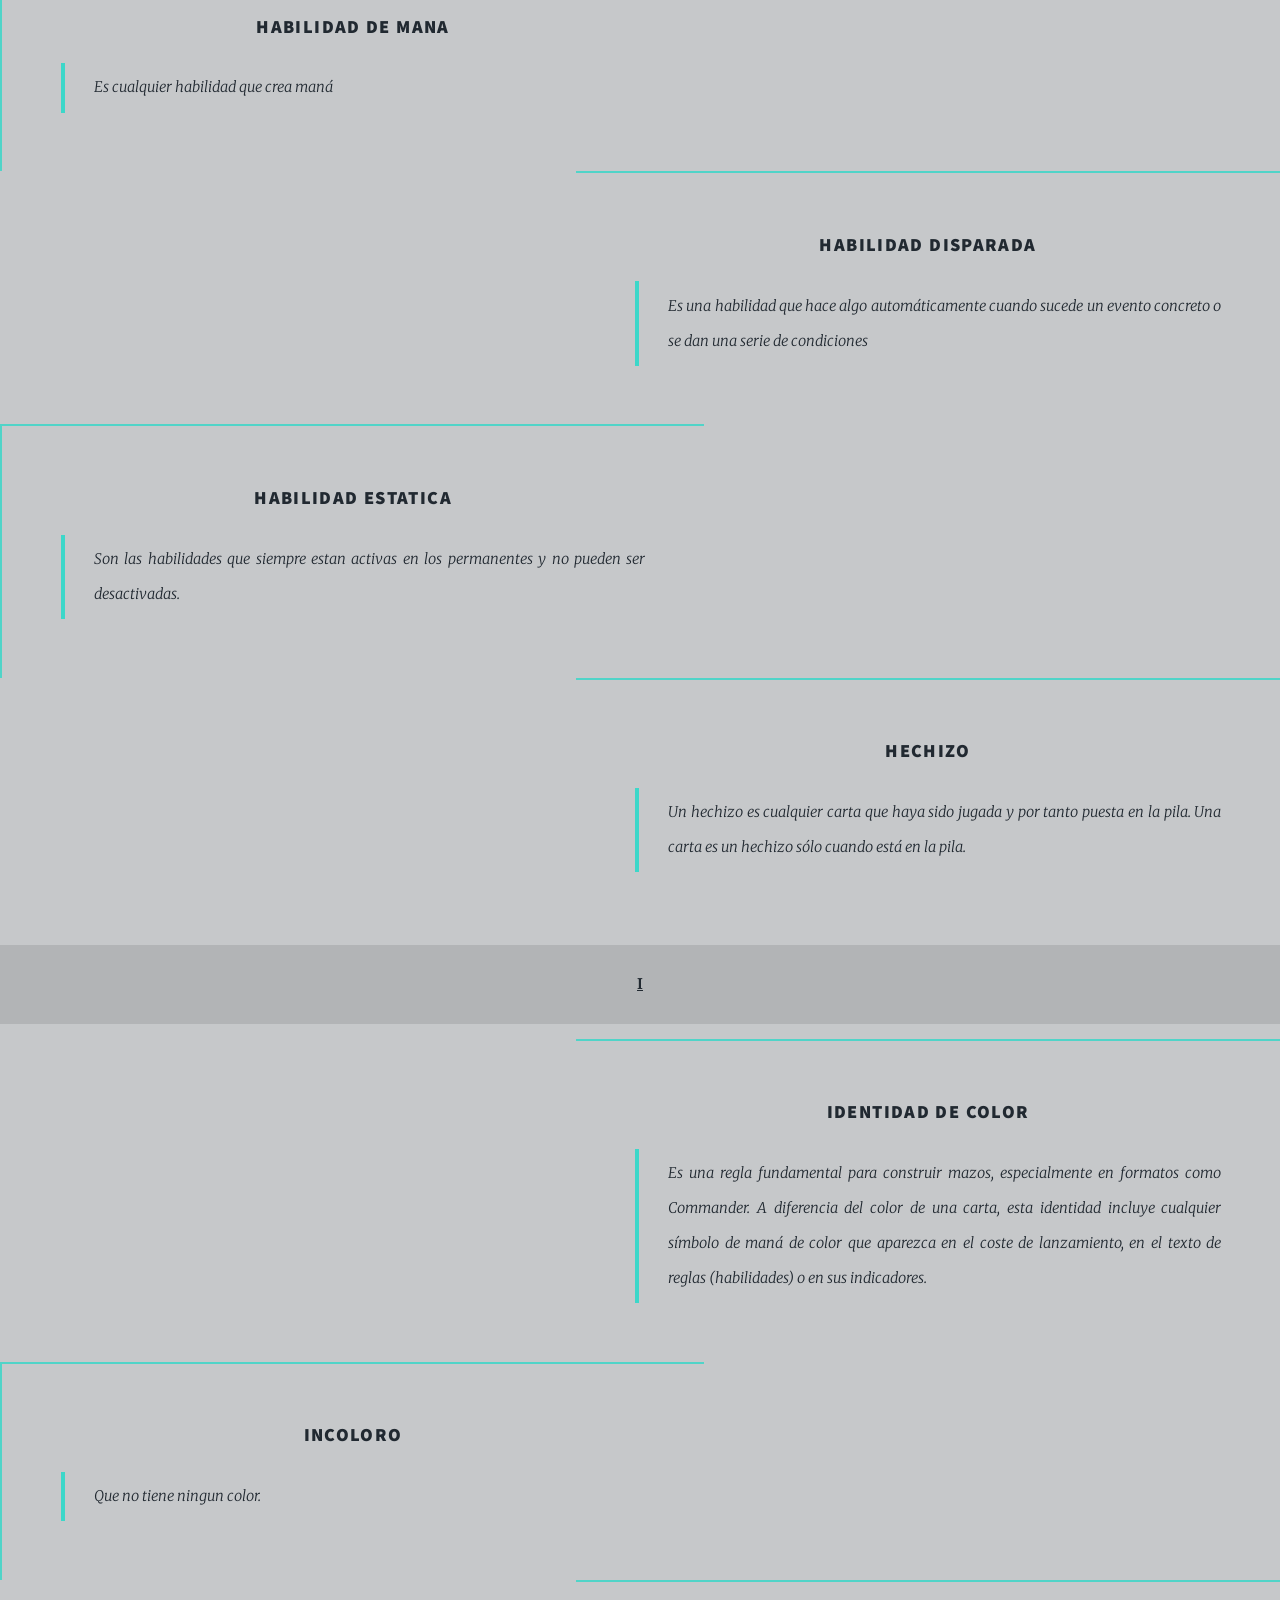
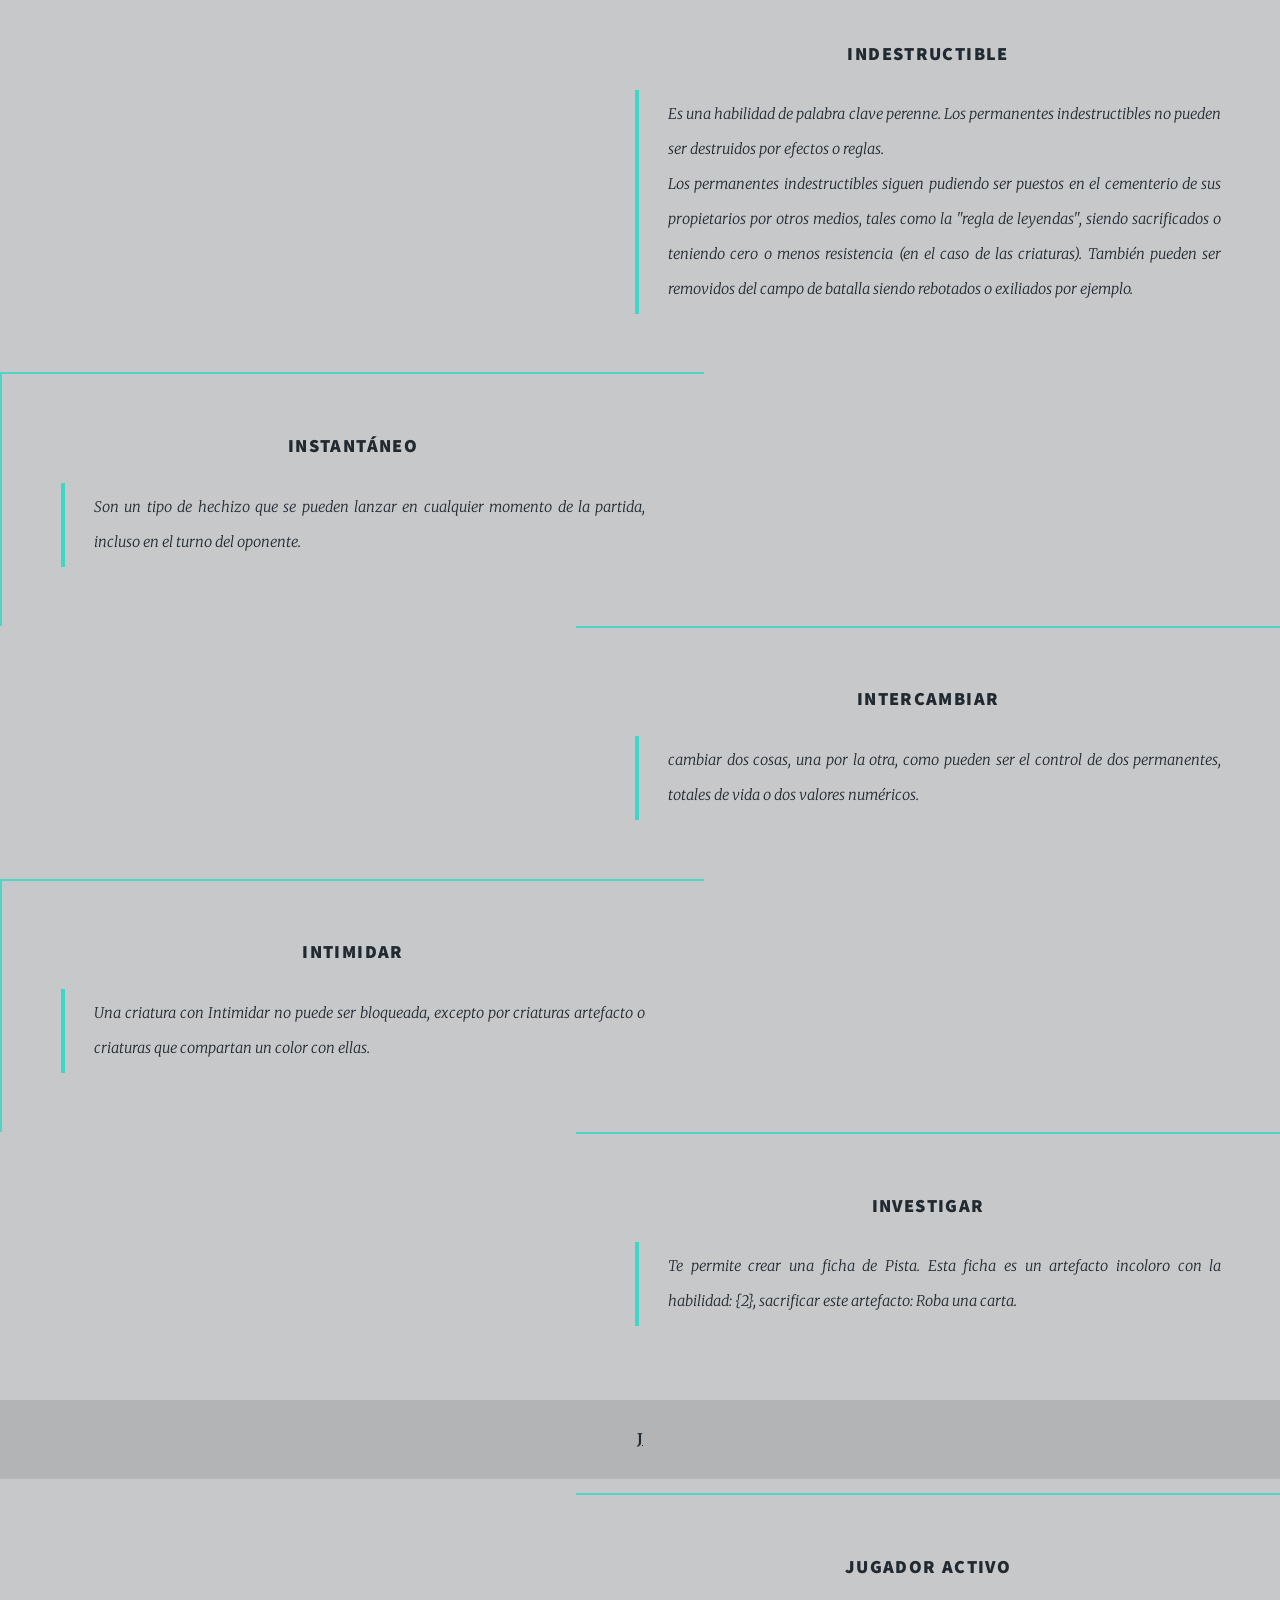
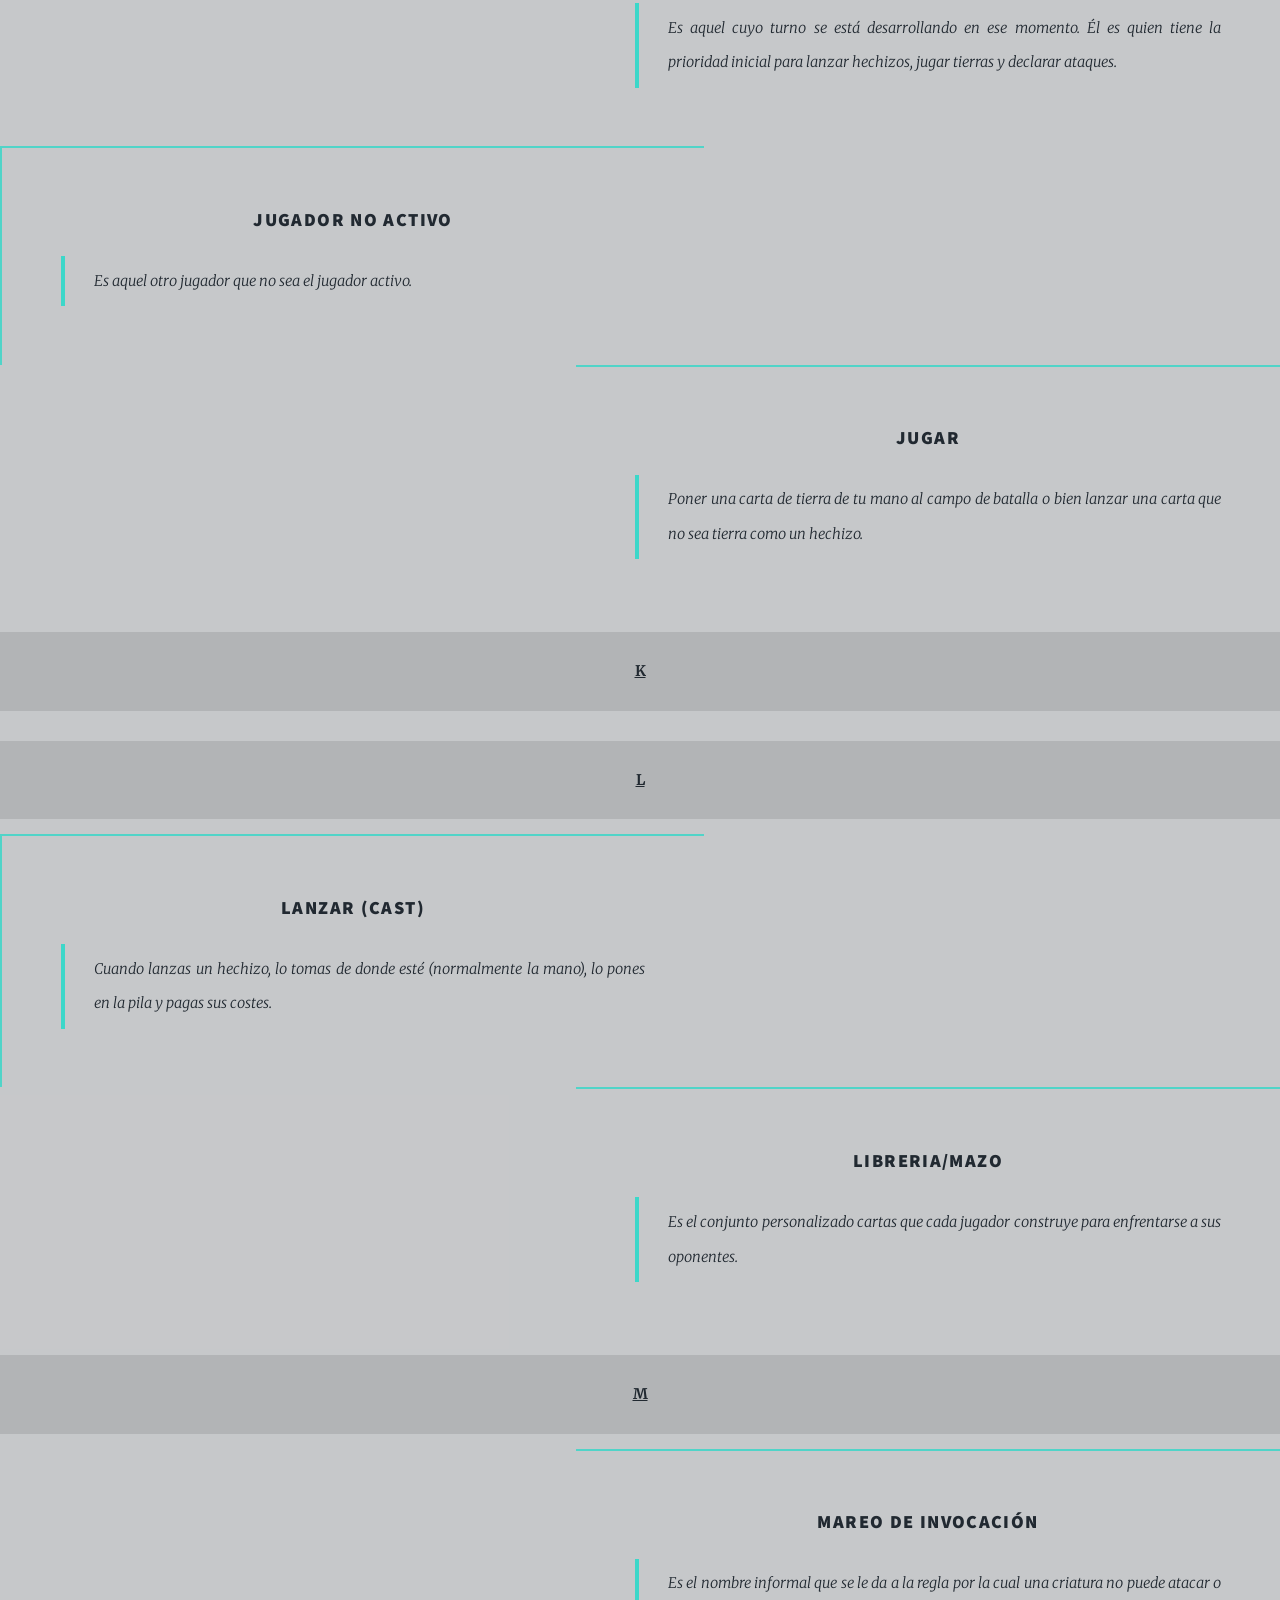
<file: Concepts/basic.html>
<!DOCTYPE HTML>
<!--
	Massively by HTML5 UP
	html5up.net | @ajlkn
	Free for personal and commercial use under the CCA 3.0 license (html5up.net/license)
-->
<html>
	<head>
		<title>Magic: the gathering</title>
		<link rel="icon" type="image/x-icon" href="images/favicon.ico">
		<meta charset="utf-8" />
		<meta name="viewport" content="width=device-width, initial-scale=1, user-scalable=no" />
		<link rel="stylesheet" href="../assets/css/main.css" />
		<noscript><link rel="stylesheet" href="../assets/css/noscript.css" /></noscript>
		<style>
			a#navPanelToggle {
				display: none !important;
			}

			#main {
				width: 100% !important;
				margin: 0 !important;
				max-width: 100%;
			}

			#main .pagination {
				display: inline-block;
				padding: 1rem 2rem 1rem 2rem;
			}

			#main > .pagination > a {
				width: calc(100% / 14);
				margin: 1px;
			}

			#main > .posts > article {
				width: 50%;
			}

			#main > .posts > h1 {
				width: 100%;
				text-align: center;
			}

			#main > .posts > div.title {
				width: 100% !important;
				text-align: center;
				padding: 1.5rem 1rem;
				font-weight: bold;
				text-decoration: underline;
				background: rgba(0, 0, 0, .1);
				margin: 1em 0 1em;
			}

			#main > .posts > article {
				border-top-width: 2px !important;
				width: 55%;
			}

			#main > .posts > article:nth-child(2n + 1) {
				margin-left: 45%;
			}

			#main > h1 {
				width: 100% !important;
				text-align: center;
				border-top: 0 !important;
			}

			#main > .posts > article > blockquote {
				text-align: justify;
			}
		</style>
	</head>
	<body>
		<!-- Wrapper -->
		<div id="wrapper" class="fade-in">
			<!-- Main -->
			<div id="main">
				<div class="pagination">
					<a href="#A">A</a>
					<a href="#B">B</a>
					<a href="#C">C</a>
					<a href="#D">D</a>
					<a href="#E">E</a>
					<a href="#F">F</a>
					<a href="#G">G</a>
					<a href="#H">H</a>
					<a href="#I">I</a>
					<a href="#J">J</a>
					<a href="#K">K</a>
					<a href="#L">L</a>
					<a href="#M">M</a>
					<a href="#N">N</a>
					<a href="#O">O</a>
					<a href="#P">P</a>
					<a href="#Q">Q</a>
					<a href="#R">R</a>
					<a href="#S">S</a>
					<a href="#T">T</a>
					<a href="#U">U</a>
					<a href="#V">V</a>
					<a href="#W">W</a>
					<a href="#X">X</a>
					<a href="#Y">Y</a>
					<a href="#Z">Z</a>
				</div>
				<h1>Glosario</h1>
				<!-- Featured Post -->
				<div class="posts">
					<div class="title" id="A">A</div>
					<!-- Activar -->
					<article>
						<header>
							<h3>Activar</h3>
						</header>
						<blockquote>Activar una habilidad significa ponerla en la pila y pagar sus costes, de forma que al resolverse produciría su efecto</blockquote>
					</article>
					<!-- Alcance -->
					<article>
						<header>
							<h3>Alcance</h3>
						</header>
						<blockquote>Es una habilidad perenne que le permite a la criatura con esta habilidad bloquear como si tuviera la habilidad de volar.</blockquote>
					</article>
					<!-- Amenaza -->
					<article>
						<header>
							<h3>Amenaza</h3>
						</header>
						<blockquote>Es una habilidad de palabra clave estática perenne. Las criaturas con esta habilidad no pueden ser bloqueadas excepto por dos o más criaturas.</blockquote>
					</article>
					<!-- Anexar -->
					<article>
						<header>
							<h3>Anexar</h3>
						</header>
						<blockquote>Es mover un aura, equipo o fortificación bajo otro objeto. Esto puede hacerse a velocidad de instantaneo.</blockquote>
					</article>
					<!-- Antimaleficio -->
					<article>
						<header>
							<h3>Antimaleficio</h3>
						</header>
						<blockquote>Es una habilidad estatica que evita que un permanente o jugador pueda ser el objetivo de hechizos y habilidades controlados por sus oponentes.</blockquote>
					</article>
					<!-- Arrollar -->
					<article>
						<header>
							<h3>Arrollar</h3>
						</header>
						<blockquote>Es una habilidad de palabra clave que cambia las reglas para la asignación del daño del paso de daño de combate. Una criatura atacante con la habilidad de arrollar puede hacer su daño de combate sobrante al jugador o planeswalker defensor, incluso si ésta es bloqueada. En el sistema de colores, Arrollar es primaria en el verde, pero su uso en el rojo se ha ido extendiendo progresivamente. Cualquier color tiene permitido usar la habilidad de arrollar si la criatura en cuestión es lo suficientemente grande y si su rareza es alta.[1]</blockquote>
					</article>
					<div class="title" id="B">B</div>
					<!-- Banquillo -->
					<article>
						<header>
							<h3>Banquillo</h3>
						</header>
						<blockquote>Son las cartas adicionales (hasta 15 cartas) que se pueden intercambiar por cartas del mazo principal entre los juegos de una misma ronda.</blockquote>
					</article>
					<div class="title" id="C">C</div>
					<!-- Cementerio -->
					<article>
						<header>
							<h3>Cementerio</h3>
						</header>
						<blockquote>Es la pila de cartas donde se iran las cartas descartadas, permanentes destruidos o sacrificados y los instantaneos y conjuros al resolverse.</blockquote>
					</article>
					<!-- Comandante -->
					<article>
						<header>
							<h3>Comandante</h3>
						</header>
						<blockquote>Es la carta legendaria que determinara el color de identidad del mazo.</blockquote>
					</article>
					<!-- Conceder -->
					<article>
						<header>
							<h3>Conceder</h3>
						</header>
						<blockquote>Es abandonar el juego. Conceder un juego inmediatamente hace que ese jugador deje el juego y lo pierda.</blockquote>
					</article>
					<!-- Conjuro -->
					<article>
						<header>
							<h3>Conjuro</h3>
						</header>
						<blockquote>Son un tipo de hechizo que  sólo pueden ser lanzados durante la fase principal del jugador y sólo cuando la pila esté vacía.</blockquote>
					</article>
					<!-- Contrarrestar -->
					<article>
						<header>
							<h3>Contrarrestar</h3>
						</header>
						<blockquote>Niega el efecto del hechizo o habilidad contrarrestada.</blockquote>
					</article>
					<!-- Control, Controlador -->
					<article>
						<header>
							<h3>Control, Controlador</h3>
						</header>
						<blockquote>Es el sistema que determina quién puede usar un objeto en el juego. El “controlador” es el jugador que actualmente lo controla.</blockquote>
					</article>
					<!-- Coste de Mana Convertido -->
					<article>
						<header>
							<h3>Coste de Mana Convertido / Valor de mana</h3>
						</header>
						<blockquote>Es un número entero mayor o igual que cero. Viene determinado por la conversión de cada símbolo de maná de color en el coste del hechizo por 1 unidad</blockquote>
					</article>
					<!-- Coste de mana -->
					<article>
						<header>
							<h3>Coste de mana</h3>
						</header>
						<blockquote>Es el requerimiento de maná que hay que pagar para jugarlo. Se diferencia del coste de maná convertido en que el coste de maná distingue los colores de maná que hay que pagar, mientras que el coste de maná convertido indica simplemente la cantidad de maná que hay que pagar.</blockquote>
					</article>
					<!-- Crear -->
					<article>
						<header>
							<h3>Crear</h3>
						</header>
						<blockquote>Crear se usa cuando una carta o efecto ponen una ficha en el campo de batalla.</blockquote>
					</article>
					<!-- Criatura -->
					<article>
						<header>
							<h3>Criatura</h3>
						</header>
						<blockquote>Es un tipo de carta que representa ciertos permanentes.</blockquote>
					</article>
					<!-- Criatura Atacante -->
					<article>
						<header>
							<h3>Criatura Atacante</h3>
						</header>
						<blockquote>Es cualquier criatura designadapara atacar durante el paso de declarar atacantes</blockquote>
					</article>
					<!-- Criatura Bloqueador -->
					<article>
						<header>
							<h3>Criatura Bloqueador</h3>
						</header>
						<blockquote>Es cualquier criatura designadapara bloquear durante el paso de declarar bloqueadores</blockquote>
					</article>
					<div class="title" id="D">D</div>
					<!-- Dañar Dos Veces -->
					<article>
						<header>
							<h3>Dañar Dos Veces</h3>
						</header>
						<blockquote>Es una habilidad de palabra clave perenne que permite a una criatura hacer daño de combate dos veces por fase de combate, una durante el primer paso de daño de combate, junto con cualquier criatura que tenga Dañar primero, y de nuevo durante el segundo paso de daño de combate junto con las criaturas que no tengan ninguna de las dos habilidades.</blockquote>
					</article>
					<!-- Dañar Primero -->
					<article>
						<header>
							<h3>Dañar Primero</h3>
						</header>
						<blockquote>Es una habilidad de palabra clave perenne que cambia las reglas del combate, añadiendo un paso de daño de combate adicional. Una criatura con la habilidad de dañar primero hace su daño de combate antes que las criaturas sin la habilidad de dañar primero.</blockquote>
					</article>
					<!-- Daño -->
					<article>
						<header>
							<h3>Daño</h3>
						</header>
						<blockquote>Representa las heridas que una fuente puede infligir, dentro del juego, a criaturas, planeswalkers y jugadores, las cuales pueden llegar a ocasionar su destrucción o, en el caso de los jugadores, su derrota.</blockquote>
					</article>
					<!-- Daño de Combate -->
					<article>
						<header>
							<h3>Daño de Combate</h3>
						</header>
						<blockquote>Es el daño causado por criaturas durante el Paso de daño de combate.</blockquote>
					</article>
					<!-- Defensor -->
					<article>
						<header>
							<h3>Defensor</h3>
						</header>
						<blockquote>Es una habilidad estática que hace que la criatura con ella sea incapaz de atacar.</blockquote>
					</article>
					<!-- Descartar -->
					<article>
						<header>
							<h3>Descartar</h3>
						</header>
						<blockquote>Mover una carta de tu mano a tu cementerio.</blockquote>
					</article>
					<!-- Destello -->
					<article>
						<header>
							<h3>Destello</h3>
						</header>
						<blockquote>Es una habilidad de palabra clave perenne que permite que cartas con esta habilidad puedan ser lanzadas en cualquier momento en que se pudiera lanzar un Instantáneo.</blockquote>
					</article>
					<!-- Destruir -->
					<article>
						<header>
							<h3>Destruir</h3>
						</header>
						<blockquote>Mover una carta de permanente al cementerio de su propietario desde el campo de batalla.</blockquote>
					</article>
					<!-- Duplicar -->
					<article>
						<header>
							<h3>Duplicar</h3>
						</header>
						<blockquote>Duplicar o copiar un hechizo, permanente o habilidad, significa crear una copia exacta del mismo.</blockquote>
					</article>
					<div class="title" id="E">E</div>
					<!-- En respuesta -->
					<article>
						<header>
							<h3>En respuesta</h3>
						</header>
						<blockquote>Lanzar un hechizo instantáneo o activar una habilidad mientras otro hechizo o habilidad está en la pila es hacerlo "en respuesta a" el hechizo o habilidad que está en la pila.</blockquote>
					</article>
					<!-- Encantamiento  -->
					<article>
						<header>
							<h3>Encantamiento</h3>
						</header>
						<blockquote>Es un tipo de carta para ciertos permanentes cuyos efectos no suelen dejar con facilidad el campo de batalla.</blockquote>
					</article>
					<!-- Encantar -->
					<article>
						<header>
							<h3>Encantar</h3>
						</header>
						<blockquote>Es una habilidad estática, escrita de la forma “Encantar [objeto o jugador]”. La habilidad de encantar restringe el objetivo de un hechizo de aura y a lo que ese aura puede encantar.</blockquote>
					</article>
					<!-- Enderezar -->
					<article>
						<header>
							<h3>Enderezar</h3>
						</header>
						<blockquote>Poner de forma Vertical.</blockquote>
					</article>
					<!-- Equipar -->
					<article>
						<header>
							<h3>Equipar</h3>
						</header>
						<blockquote>Es mover un aura, equipo o fortificación bajo otro objeto. Esto puede hacerse a velocidad de conjuro.</blockquote>
					</article>
					<!-- Exilia / Exiliar -->
					<article>
						<header>
							<h3>Exilia / Exiliar</h3>
						</header>
						<blockquote>Poner en la zona de exilio</blockquote>
					</article>
					<div class="title" id="F">F</div>
					<!-- FTK -->
					<article>
						<header>
							<h3>F.T.K.</h3>
						</header>
						<blockquote>Proviviene del ingles Fisrt Turn Kill. Lo cual significa ganar en primer turno.</blockquote>
					</article>
					<div class="title" id="G">G</div>
					<!-- Girar -->
					<article>
						<header>
							<h3>Girar</h3>
						</header>
						<blockquote>Poner de forma horizontal.</blockquote>
					</article>
					<div class="title" id="H">H</div>
					<!-- Habilidad Activada -->
					<article>
						<header>
							<h3>Habilidad Activada</h3>
						</header>
						<blockquote>Es una habilidad que puede ser activada por un jugador pagando su coste. El coste puede ser casi cualquier cosa, como sacrificar un permanente, pagar maná, pagar vidas, o girar el permanente con la habilidad Girar.</blockquote>
					</article>
					<!-- Habilidad de evasión -->
					<article>
						<header>
							<h3>Habilidad de Evasión</h3>
						</header>
						<blockquote>Son las habilidades estaticas que le dan ventajas a la o las criaturas atacante dificultando que sean bloqueadas.</blockquote>
					</article>
					<!-- Habilidad de Lealtad -->
					<article>
						<header>
							<h3>Habilidad de Lealtad</h3>
						</header>
						<blockquote>son un tipo de habilidad activada exclusiva de las cartas de planeswalker, que se rigen por unas reglas especiales.</blockquote>
					</article>
					<!-- Habilidad de Mana -->
					<article>
						<header>
							<h3>Habilidad de Mana</h3>
						</header>
						<blockquote>Es cualquier habilidad que crea maná</blockquote>
					</article>
					<!-- Habilidad Disparada -->
					<article>
						<header>
							<h3>Habilidad Disparada</h3>
						</header>
						<blockquote>Es una habilidad que hace algo automáticamente cuando sucede un evento concreto o se dan una serie de condiciones</blockquote>
					</article>
					<!-- Habilidad Estatica -->
					<article>
						<header>
							<h3>Habilidad Estatica</h3>
						</header>
						<blockquote>Son las habilidades que siempre estan activas en los permanentes y no pueden ser desactivadas.</blockquote>
					</article>
					<!-- Hechizo -->
					<article>
						<header>
							<h3>Hechizo</h3>
						</header>
						<blockquote>Un hechizo es cualquier carta que haya sido jugada y por tanto puesta en la pila. Una carta es un hechizo sólo cuando está en la pila.</blockquote>
					</article>
					<div class="title" id="I">I</div>
					<!-- Identidad de color -->
					<article>
						<header>
							<h3>Identidad de color</h3>
						</header>
						<blockquote>Es una regla fundamental para construir mazos, especialmente en formatos como Commander. A diferencia del color de una carta, esta identidad incluye cualquier símbolo de maná de color que aparezca en el coste de lanzamiento, en el texto de reglas (habilidades) o en sus indicadores.</blockquote>
					</article>
					<!-- Incoloro -->
					<article>
						<header>
							<h3>Incoloro</h3>
						</header>
						<blockquote>Que no tiene ningun color.</blockquote>
					</article>
					<!-- Indestructible -->
					<article>
						<header>
							<h3>Indestructible</h3>
						</header>
						<blockquote>
							Es una habilidad de palabra clave perenne. Los permanentes indestructibles no pueden ser destruidos por efectos o reglas.
							<br>
							Los permanentes indestructibles siguen pudiendo ser puestos en el cementerio de sus propietarios por otros medios, tales como la "regla de leyendas", siendo sacrificados o teniendo cero o menos resistencia (en el caso de las criaturas). También pueden ser removidos del campo de batalla siendo rebotados o exiliados por ejemplo.
						</blockquote>
					</article>
					<!-- Instantaneo -->
					<article>
						<header>
							<h3>Instantáneo</h3>
						</header>
						<blockquote>Son un tipo de hechizo que se pueden lanzar en cualquier momento de la partida, incluso en el turno del oponente.</blockquote>
					</article>
					<!-- Intercambiar -->
					<article>
						<header>
							<h3>Intercambiar</h3>
						</header>
						<blockquote>cambiar dos cosas, una por la otra, como pueden ser el control de dos permanentes, totales de vida o dos valores numéricos.</blockquote>
					</article>
					<!-- Intimidar -->
					<article>
						<header>
							<h3>Intimidar</h3>
						</header>
						<blockquote>Una criatura con Intimidar no puede ser bloqueada, excepto por criaturas artefacto o criaturas que compartan un color con ellas.</blockquote>
					</article>
					<!-- Investigar -->
					<article>
						<header>
							<h3>Investigar</h3>
						</header>
						<blockquote>Te permite crear una ficha de Pista. Esta ficha es un artefacto incoloro con la habilidad: {2}, sacrificar este artefacto: Roba una carta.</blockquote>
					</article>
					<div class="title" id="J">J</div>
					<!-- jugador activo -->
					<article>
						<header>
							<h3>jugador activo</h3>
						</header>
						<blockquote>Es aquel cuyo turno se está desarrollando en ese momento. Él es quien tiene la prioridad inicial para lanzar hechizos, jugar tierras y declarar ataques.</blockquote>
					</article>
					<!-- jugador no activo -->
					<article>
						<header>
							<h3>jugador no activo</h3>
						</header>
						<blockquote>Es aquel otro jugador que no sea el jugador activo.</blockquote>
					</article>
					<!-- Jugar -->
					<article>
						<header>
							<h3>Jugar</h3>
						</header>
						<blockquote>Poner una carta de tierra de tu mano al campo de batalla o bien lanzar una carta que no sea tierra como un hechizo.</blockquote>
					</article>
					<div class="title" id="K">K</div>
					<div class="title" id="L">L</div>
					<!-- Lanzar -->
					<article>
						<header>
							<h3>Lanzar (cast)</h3>
						</header>
						<blockquote>Cuando lanzas un hechizo, lo tomas de donde esté (normalmente la mano), lo pones en la pila y pagas sus costes.</blockquote>
					</article>
					<!-- Libreria/Mazo -->
					<article>
						<header>
							<h3>Libreria/Mazo</h3>
						</header>
						<blockquote>Es el conjunto personalizado cartas que cada jugador construye para enfrentarse a sus oponentes.</blockquote>
					</article>
					<div class="title" id="M">M</div>
					<!-- Mareo de invocación -->
					<article>
						<header>
							<h3>Mareo de invocación</h3>
						</header>
						<blockquote>Es el nombre informal que se le da a la regla por la cual una criatura no puede atacar o usar sus habilidades activadas, que tengan el símbolo de girar Girar o enderezar Q, si no estaba bajo el control de su controlador desde el comienzo del turno de ese jugador.</blockquote>
					</article>
					<!-- Mecanica -->
					<article>
						<header>
							<h3>Mecanica</h3>
						</header>
						<blockquote>Es otro forma de decirle a las habilidades, lo que las diferencias es que no forman parte de las habilidades basica sino que salieron en alguna coleccion o edicion.</blockquote>
					</article>
					<!-- Moler -->
					<article>
						<header>
							<h3>Moler</h3>
						</header>
						<blockquote>Poner cartas de la parte superior de una biblioteca y las pone en su cementerio.</blockquote>
					</article>
					<!-- Mostrar -->
					<article>
						<header>
							<h3>Mostrar</h3>
						</header>
						<blockquote>Enséñala a todos lo jugadores durante todo el tiempo necesario para completar las partes del efecto para las que esa carta sea relevante	.</blockquote>
					</article>
					<!-- Multicolor -->
					<article>
						<header>
							<h3>Multicolor</h3>
						</header>
						<blockquote>Que posee mas de un color.</blockquote>
					</article>
					<div class="title" id="N">N</div>
					<div class="title" id="O">O</div>
					<!-- OTK -->
					<article>
						<header>
							<h3>OTK</h3>
						</header>
						<blockquote>Proviviene del ingles One Turn Kill. Lo cual significa ganar en un solo turno.</blockquote>
					</article>
					<div class="title" id="P">P</div>
					<!-- Permanente -->
					<article>
						<header>
							<h3>Permanente</h3>
						</header>
						<blockquote>Un permanente es una carta o una ficha en el campo de batalla. Los permanentes permanecen en el campo de batalla indefinidamente.</blockquote>
					</article>
					<!-- Pila -->
					<article>
						<header>
							<h3>Pila</h3>
						</header>
						<blockquote>
							Es la manera como se resuelven los hechizos y habilidades. Se resuelven primero lo ultimo que entro (F.I.L.O. First In Last Out - Primero en entrar Ultimo en salir). 
							<br>
							Los hechizos se colocan en la parte superior de la pila desde el momento que son jugados y estos son removidos unas vez se resuelve.
							<br>
							Nota: Para ayudarte al inicio puedes colocar todas las cartas involucradas una encima de la otra e ir quitandolas conforma se van resolviendo para que tengas una visual de la pila.
							<br>
							Nota 2: Hay habilidades y acciones que no entran en la pila por lo que no se les puede responder como por ejemplo:
							<ol>
								<li>Habilidades de mana</li>
								<li>Sacrificios</li>
								<li>Morfosis</li>
							</ol>
						</blockquote>
					</article>
					<!-- Planeswalker -->
					<article>
						<header>
							<h3>Planeswalker</h3>
						</header>
						<blockquote>Son un tipo de carta de permanente que representa a uno de los tipos de seres más poderosos en la trama de Magic. Además, dentro del juego, los jugadores también son considerados planeswalkers a efectos de la ambientación, sólo que no están representados por cartas.</blockquote>
					</article>
					<!-- Prisa -->
					<article>
						<header>
							<h3>Prisa</h3>
						</header>
						<blockquote>Es una habilidad que permite a una criatura eludir el mareo de invocación. Las criaturas con Prisa pueden atacar o usar habilidades activadas con símbolos de girar {T} o enderezar {Q} en sus costes de activación incluso si no han estado bajo el control de su controlador de forma continua desde el comienzo de su turno más reciente.</blockquote>
					</article>
					<!-- Propietario -->
					<article>
						<header>
							<h3>Propietario</h3>
						</header>
						<blockquote>Es el jugador que (para los fines del juego) es el dueño de una carta, una ficha o una copia de un hechizo. </blockquote>
					</article>
					<!-- Protección -->
					<article>
						<header>
							<h3>Protección</h3>
						</header>
						<blockquote>
							Esta habilidad representa una resistencia mágica frente a ciertos tipos de magia
							<br>
							La protección está definida por un relativamente pequeño compendio de reglas, que a menudo se transmite usando su acrónimo mnemotécnico, DEBO. 
							<br>
							El objeto con protección no puede ser:
							<ul>
								<li>Dañado por fuentes con la cualidad especificada. (Todo ese daño es prevenido.)</li>
								<li>Encantado o equipado por permanentes con la cualidad especificada.</li>
								<li>Bloqueado por criaturas con la cualidad especificada.</li>
								<li>Objetivo de hechizos con la cualidad especificada o de habilidades cuya fuente tenga la cualidad especificada.</li>
							</ul>
						</blockquote>
					</article>
					<div class="title" id="Q">Q</div>
					<div class="title" id="R">R</div>
					<!-- Regenerar -->
					<article>
						<header>
							<h3>Regenerar</h3>
						</header>
						<blockquote>Es un efecto de reemplazo que dice: "La próxima vez que este permanente fuera a ser destruido este turno, no lo es. En vez de eso, gíralo, remueve todo el daño de él y remuévelo del combate."</blockquote>
					</article>
					<div class="title" id="S">S</div>
					<!-- Sacrificar -->
					<article>
						<header>
							<h3>Sacrificar</h3>
						</header>
						<blockquote>
							Mover una carta de permanente al cementerio de su propietario desde el campo de batalla.
							<br>
							La diferencia con destruir es que el sacrificio:
							<ul>
								<li>Omite la indestructibilidad</li>
								<li>Omite la proteccion del permanente</li>
							</ul>
						</blockquote>
					</article>
					<div class="title" id="T">T</div>
					<!-- Tierra -->
					<article>
						<header>
							<h3>Tierra</h3>
						</header>
						<blockquote>Las tierras (en Inglés, lands) representan lugares bajo el control de un jugador que, en la mayoría de ocasiones, pueden ser usados para generar maná.[1] Como casi cualquier carta o habilidad requiere de maná para ser lanzada o activada, los mazos necesitan mayormente de grandes cantidades de tierras productoras de maná (generalmente en torno a un 33-40% del total de cartas del mazo) para rendir con eficiencia.<br>Aunque muchas tierras producen colores de maná específicos, las tierras de por sí son un tipo de permanente incoloro.</blockquote>
					</article>
					<!-- Tierra Basica -->
					<article>
						<header>
							<h3>Tierra Basica</h3>
						</header>
						<blockquote>Cualquier tierra con el super tipo basica.</blockquote>
					</article>
					<!-- Toque mortal -->
					<article>
						<header>
							<h3>Toque mortal</h3>
						</header>
						<blockquote>Es una habilidad de palabra clave que causa que el daño hecho por un objeto sea especialmente efectivo contra criaturas.</blockquote>
					</article>
					<div class="title" id="U">U</div>
					<div class="title" id="V">V</div>
					<!-- Velo -->
					<article>
						<header>
							<h3>Velo</h3>
						</header>
						<blockquote>Un Jugador o Permanente con Velo no puede ser objetivo de hechizos o habilidades (inclusive las suyas propias).</blockquote>
					</article>
					<!-- Vigilancia -->
					<article>
						<header>
							<h3>Vigilancia</h3>
						</header>
						<blockquote>Es una habilidad estatica, que permite a las criaturas atacar sin girarse.</blockquote>
					</article>
					<!-- Vínculo vital -->
					<article>
						<header>
							<h3>Vínculo vital</h3>
						</header>
						<blockquote>El daño hecho por una fuente con esta habilidad hace que el controlador de esa fuente gane esa cantidad de vidas.</blockquote>
					</article>
					<!-- Volar -->
					<article>
						<header>
							<h3>Volar</h3>
						</header>
						<blockquote>Es una habilidad estatica de evasion que evita que las criaturas voladoras sean bloqueadas por cualquier criatura que no vuele o tengo la habilidad de alcance.</blockquote>
					</article>
					<div class="title" id="W">W</div>
					<div class="title" id="X">X</div>
					<div class="title" id="Y">Y</div>
					<div class="title" id="Z">Z</div>
					<!-- Zona de Comandante -->
					<article>
						<header>
							<h3>Zona de Comandante</h3>
						</header>
						<blockquote>Es un área de juego exclusiva del formato Commander. Es donde reside tu comandante antes de ser lanzado y adonde regresa cuando es derrotado o removido de la partida.</blockquote>
					</article>
					<!-- Zona de Exilio -->
					<article>
						<header>
							<h3>Zona del Exilio</h3>
						</header>
						<blockquote>Es esencialmente un área para colocar cartas. Es la pila de cartas donde se iran las cartas exiliadas.</blockquote>					
					</article>
				</div>
			</div>
		</div>

		<!-- Scripts -->
		<script src="../assets/js/jquery.min.js"></script>
		<script src="../assets/js/jquery.scrollex.min.js"></script>
		<script src="../assets/js/jquery.scrolly.min.js"></script>
		<script src="../assets/js/browser.min.js"></script>
		<script src="../assets/js/breakpoints.min.js"></script>
		<script src="../assets/js/util.js"></script>
		<script src="../assets/js/main.js"></script>
	</body>
</html>
</file>
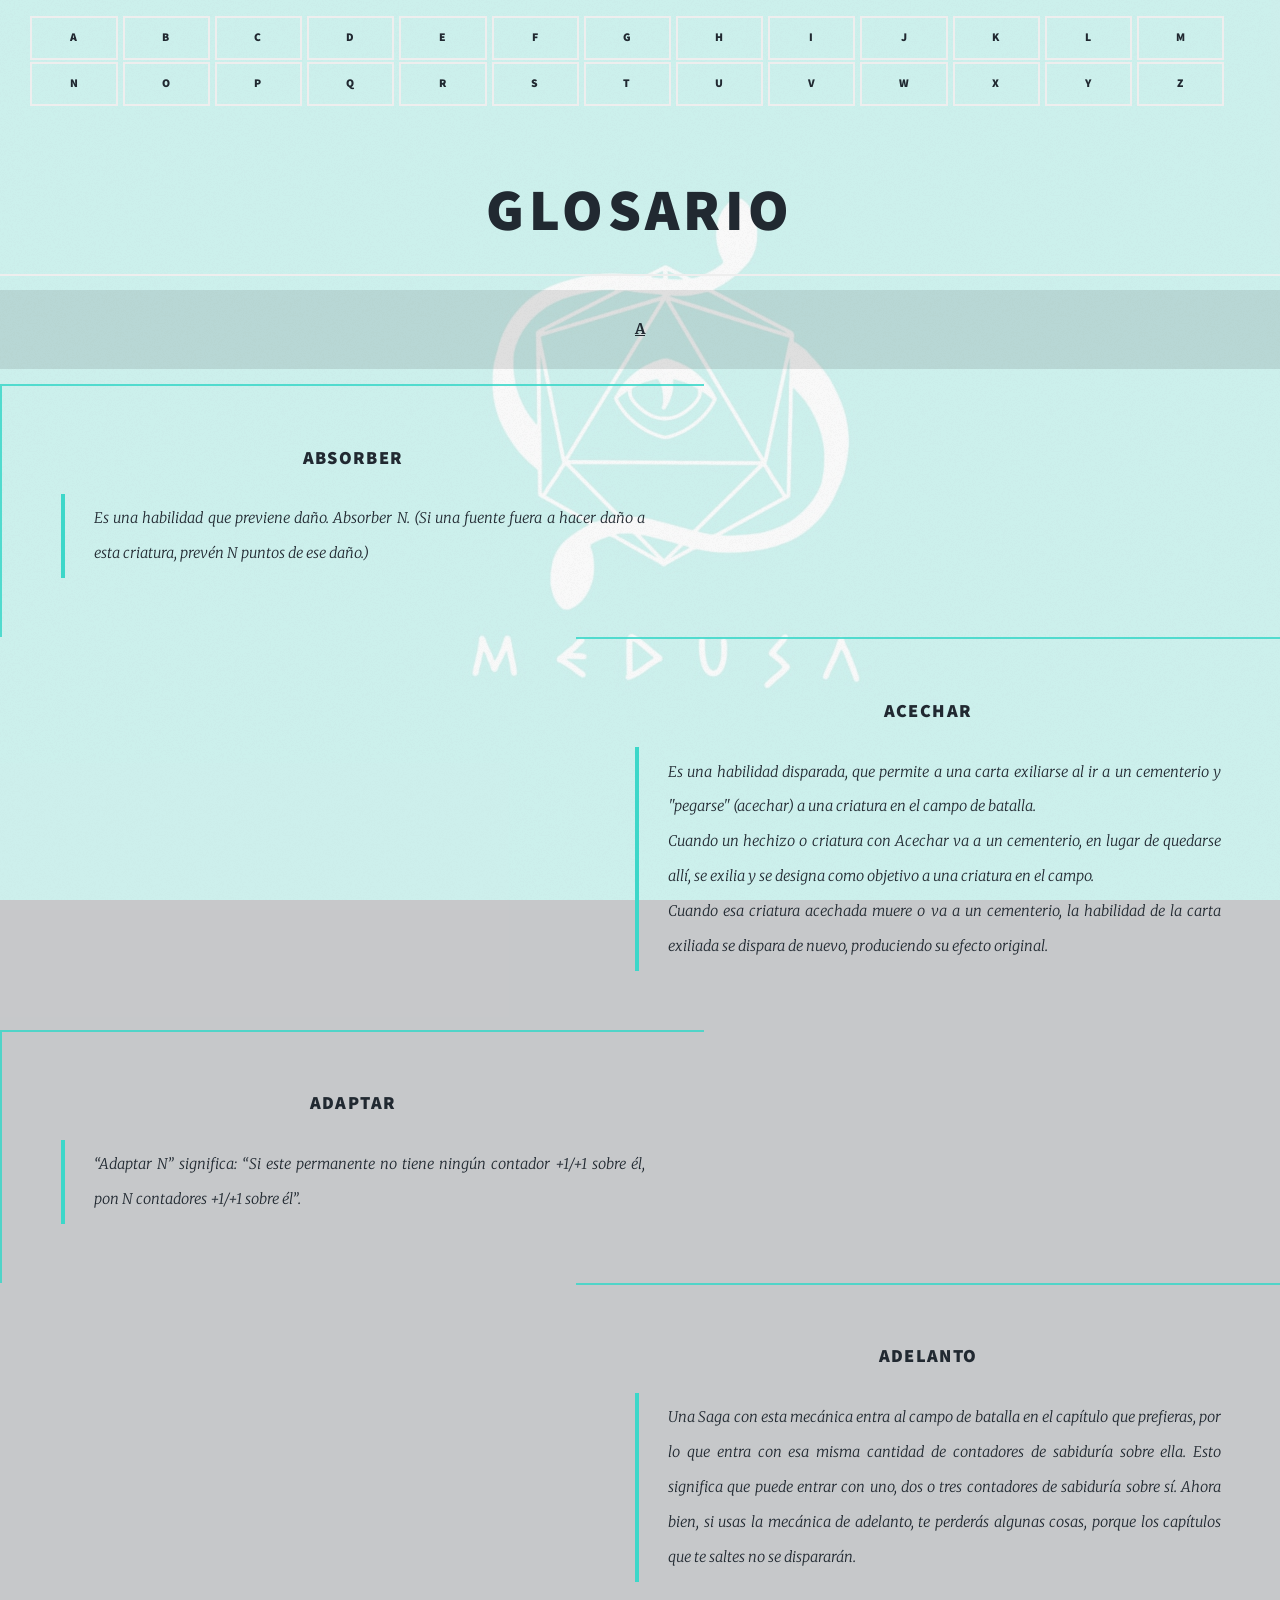
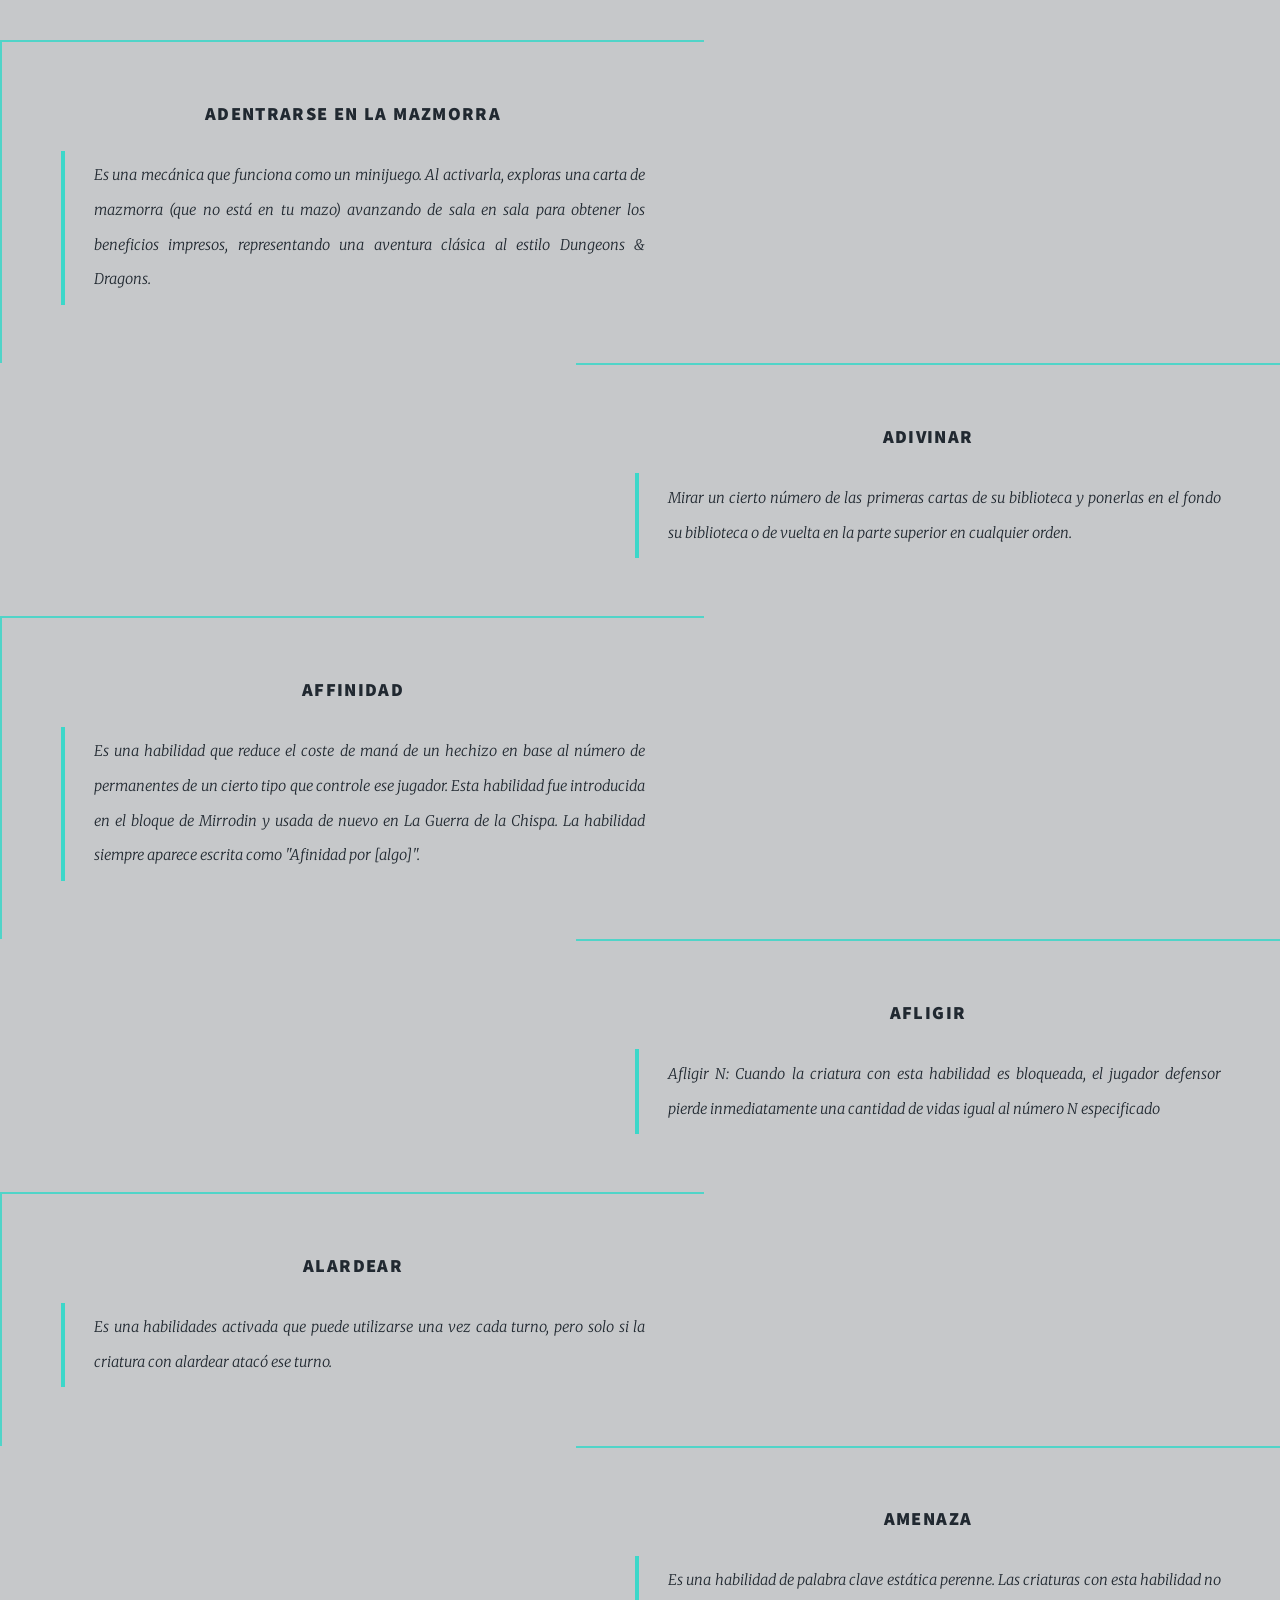
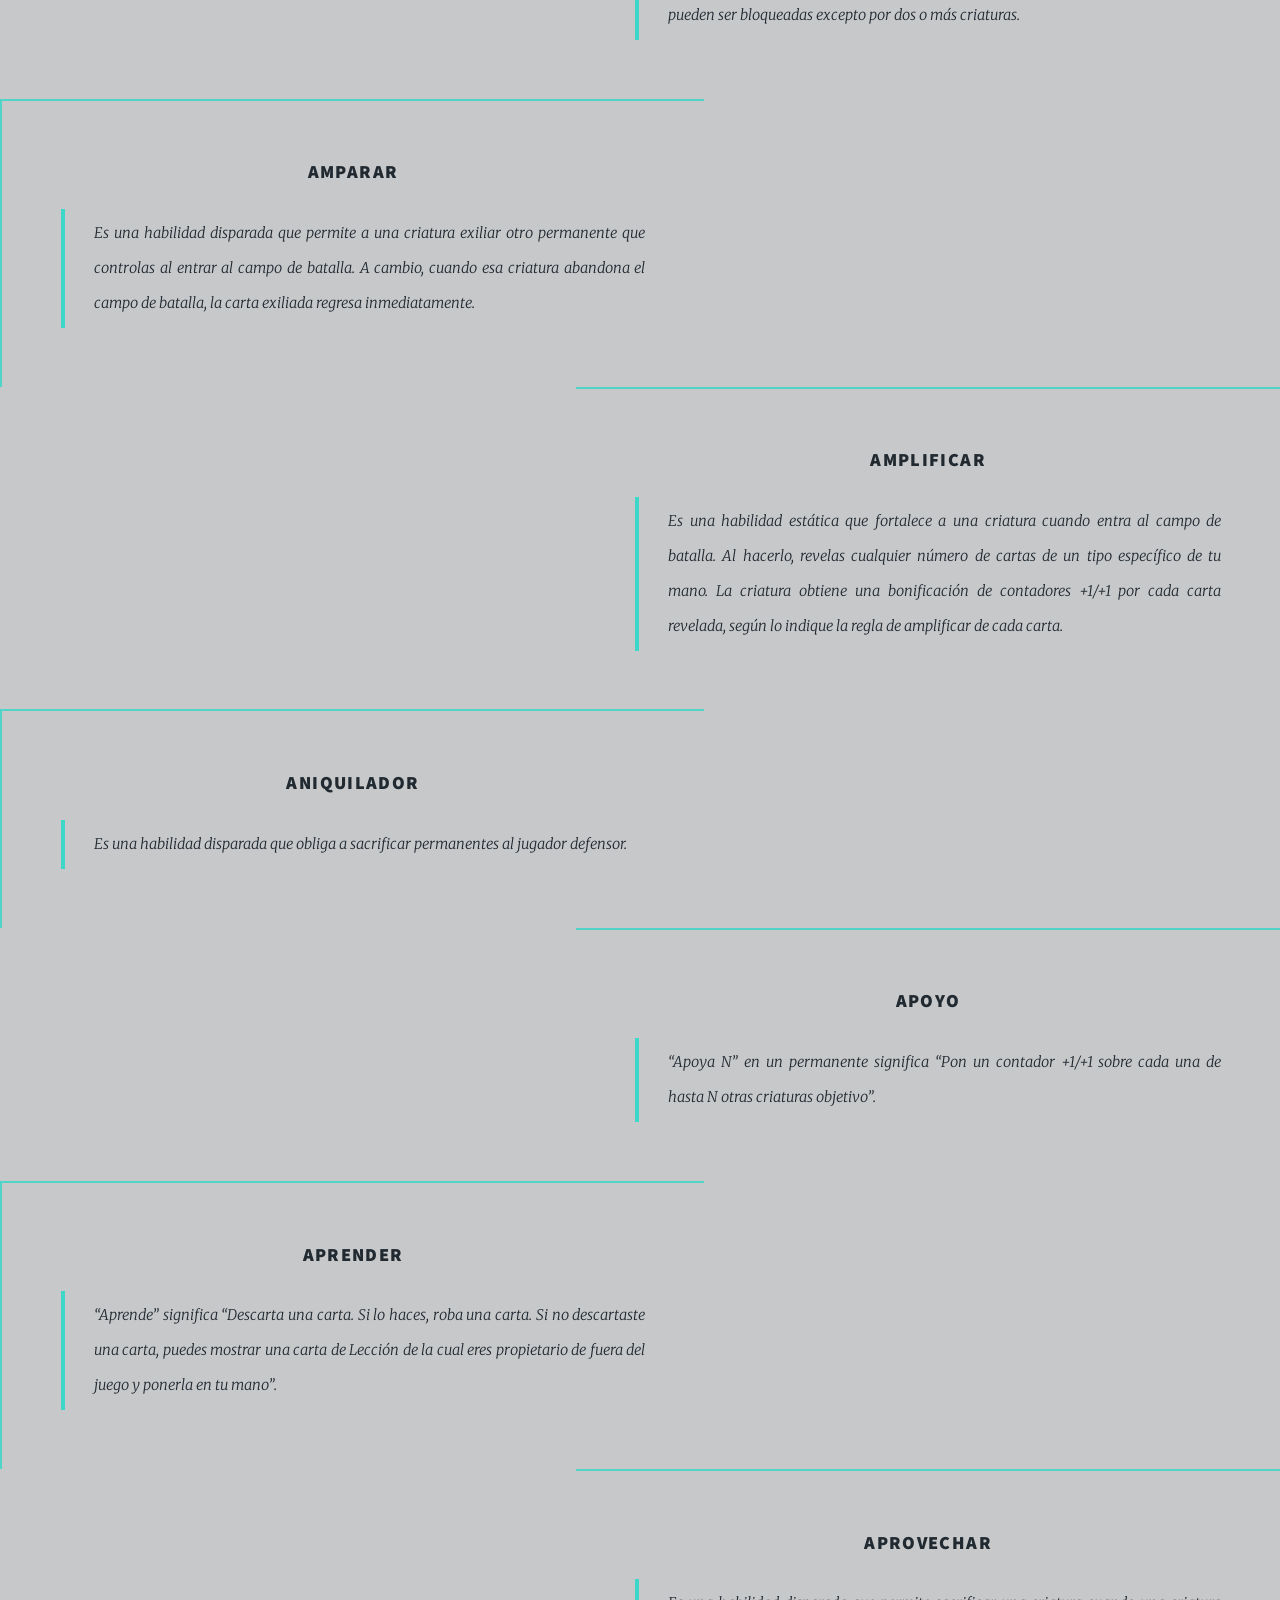
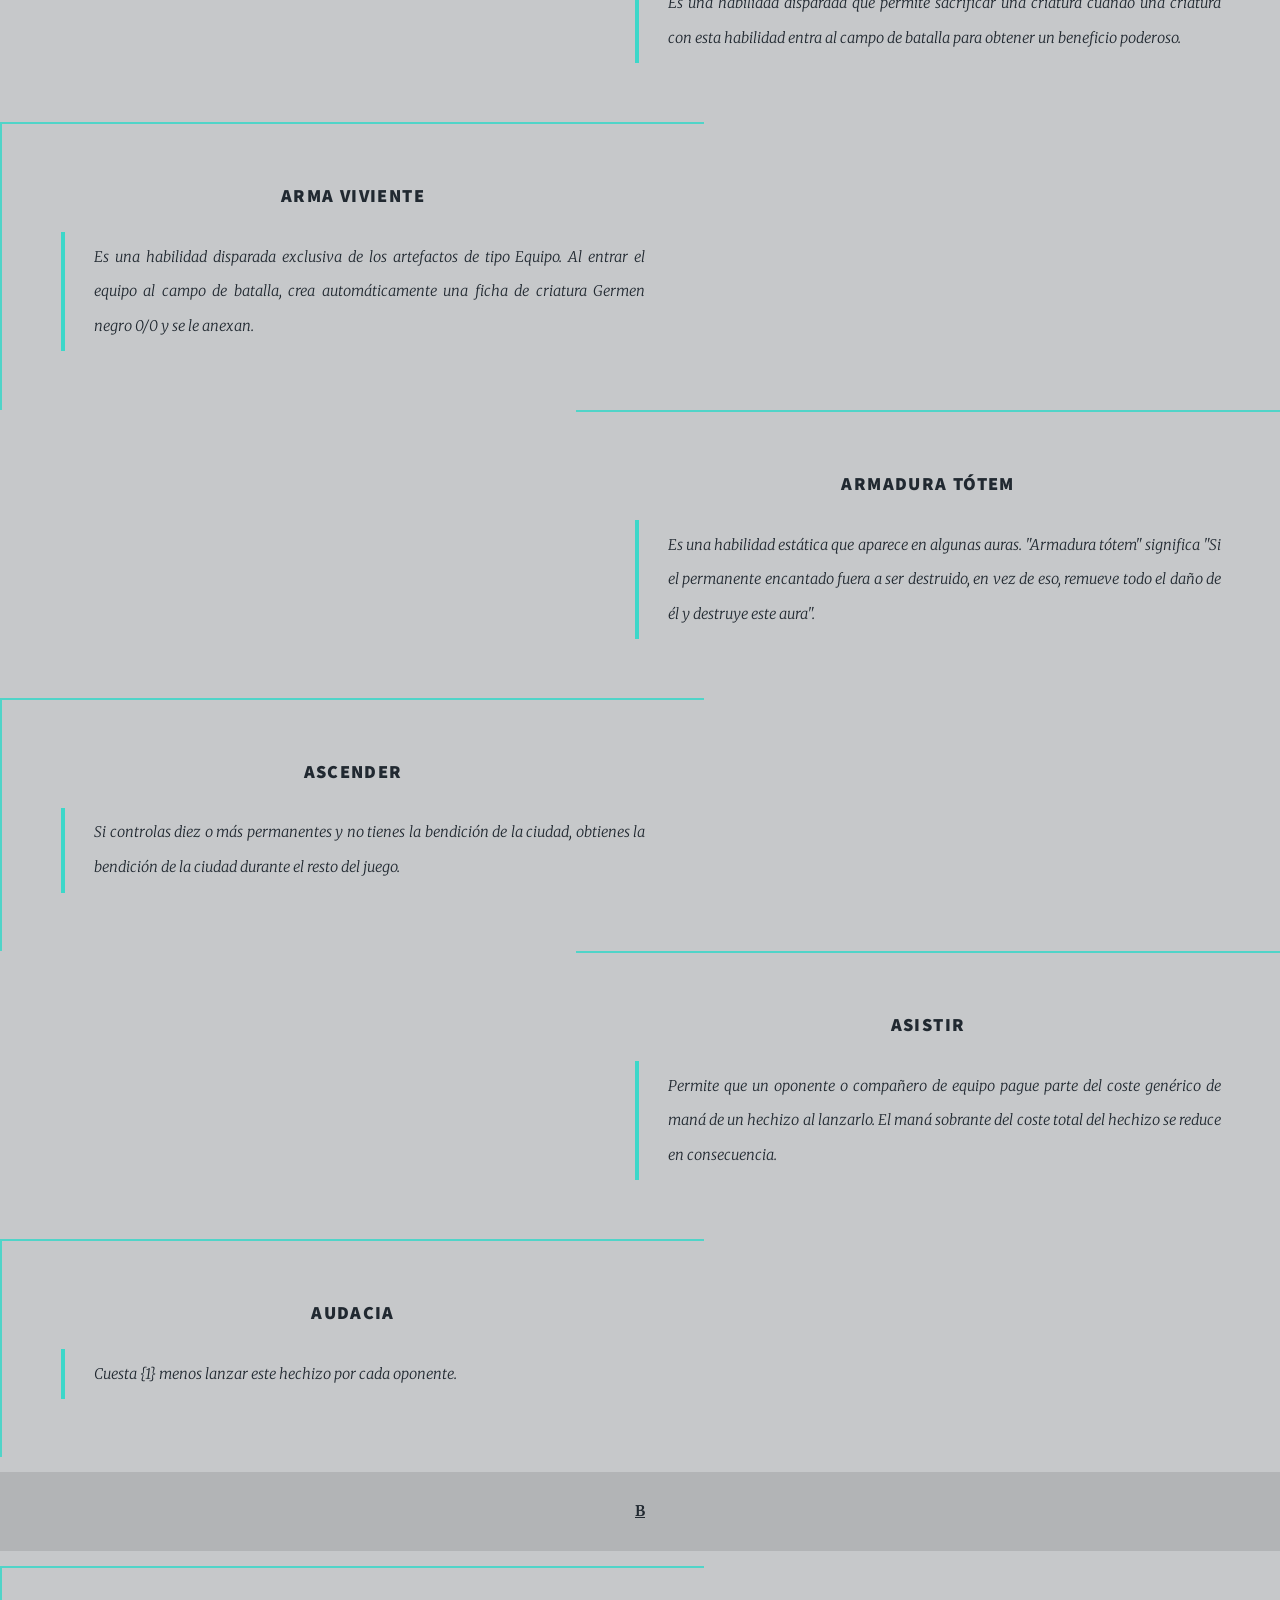
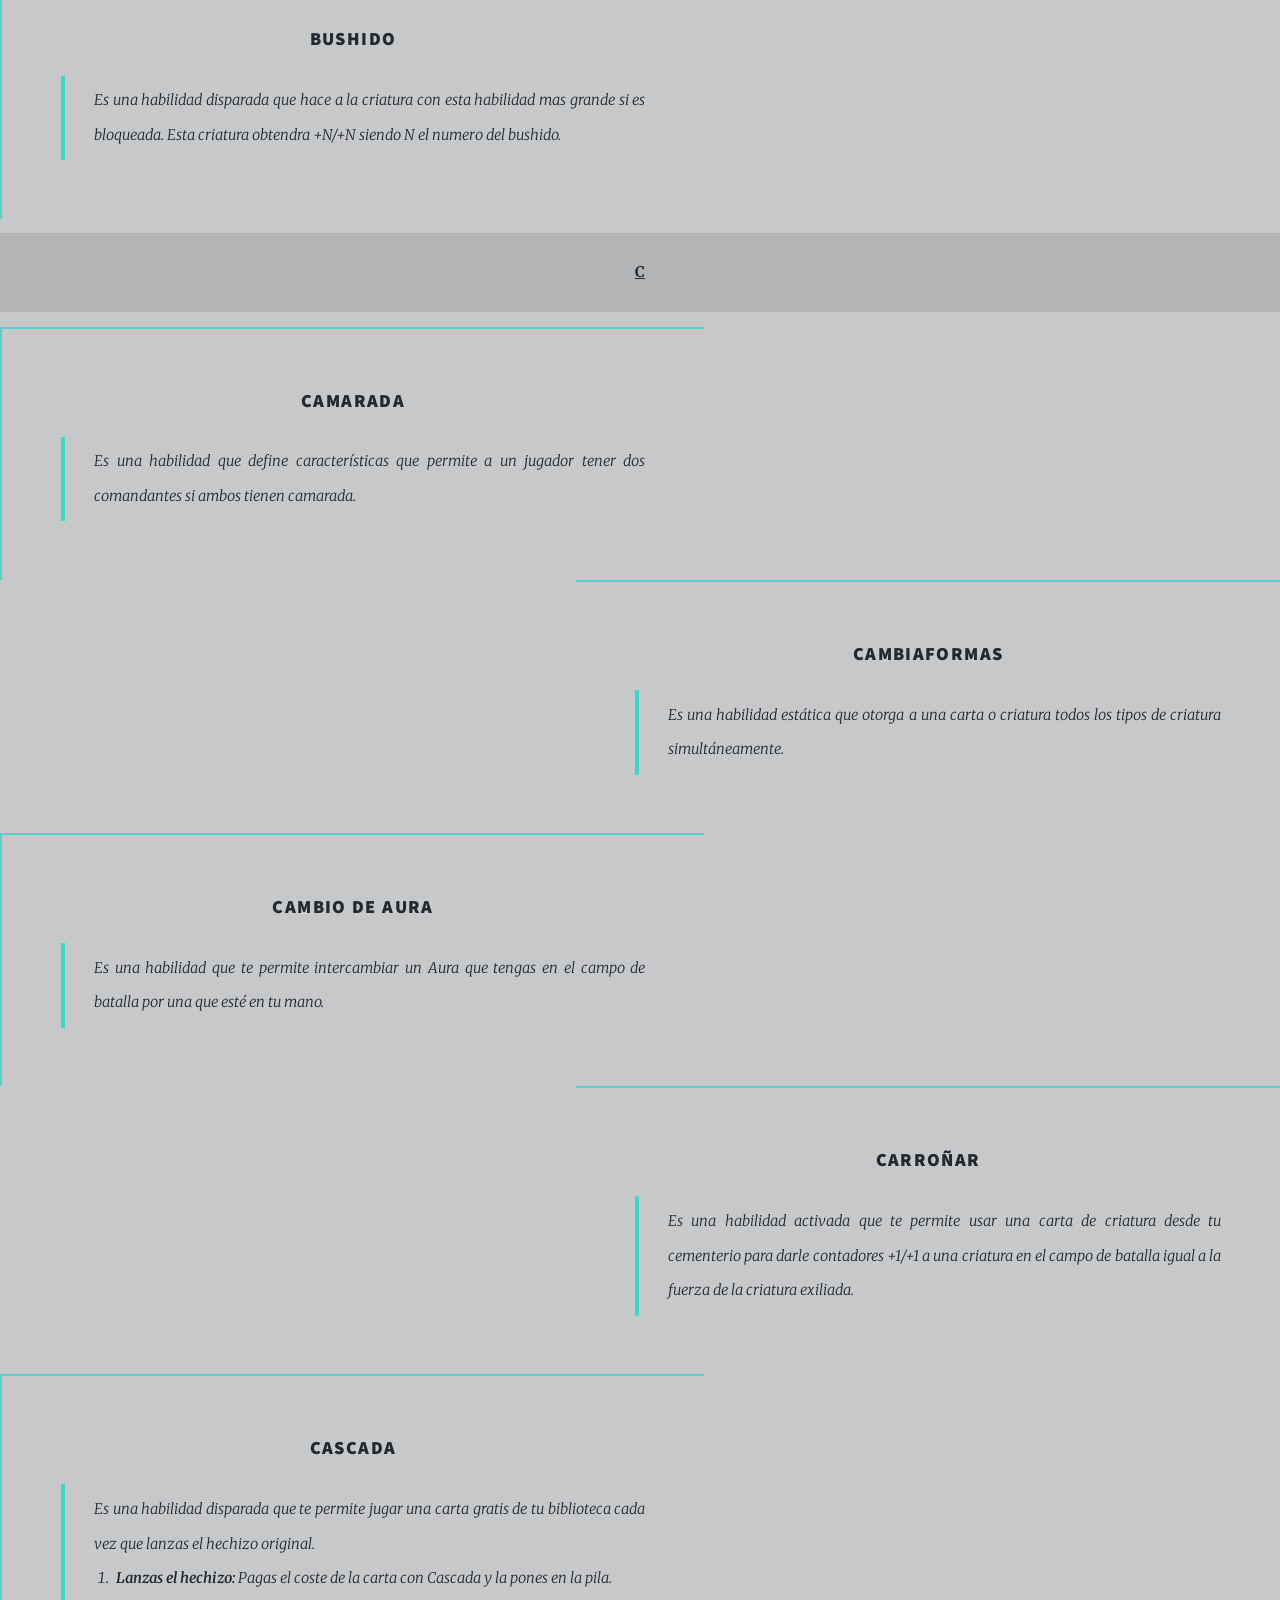
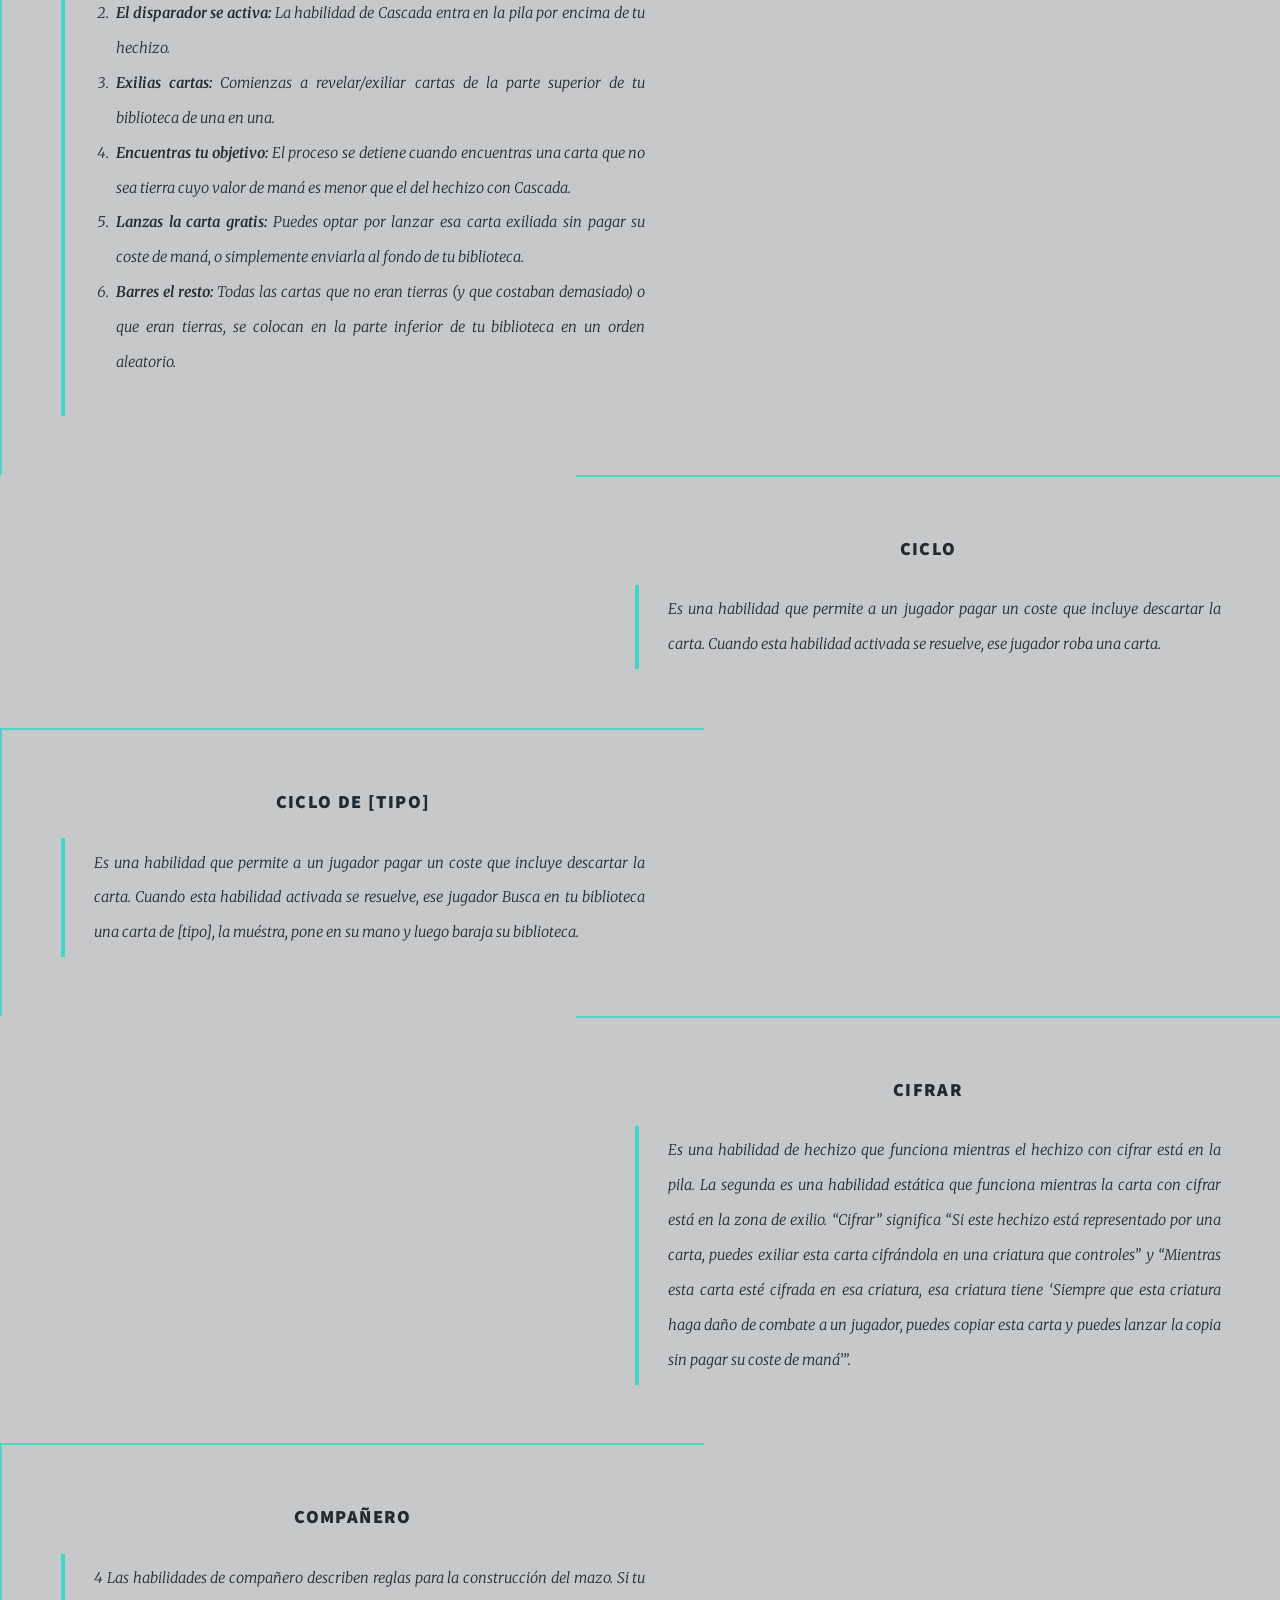
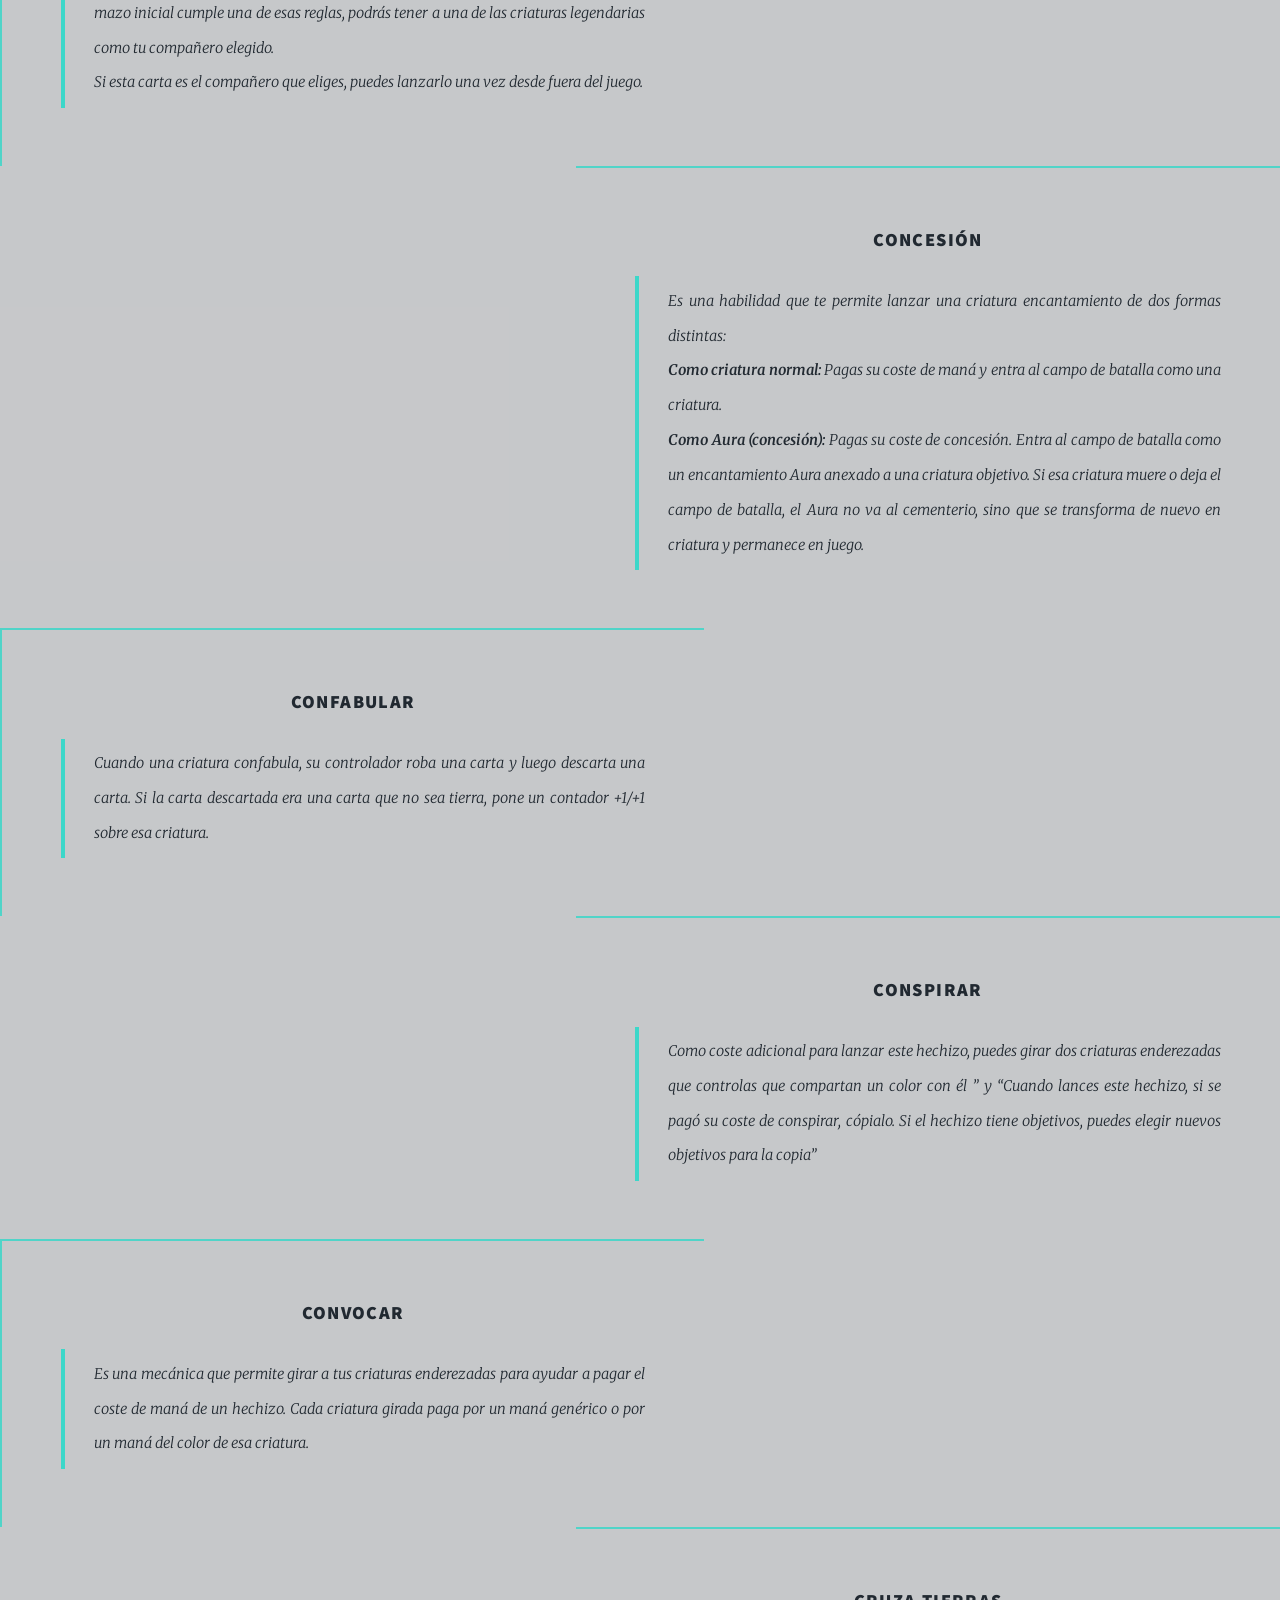
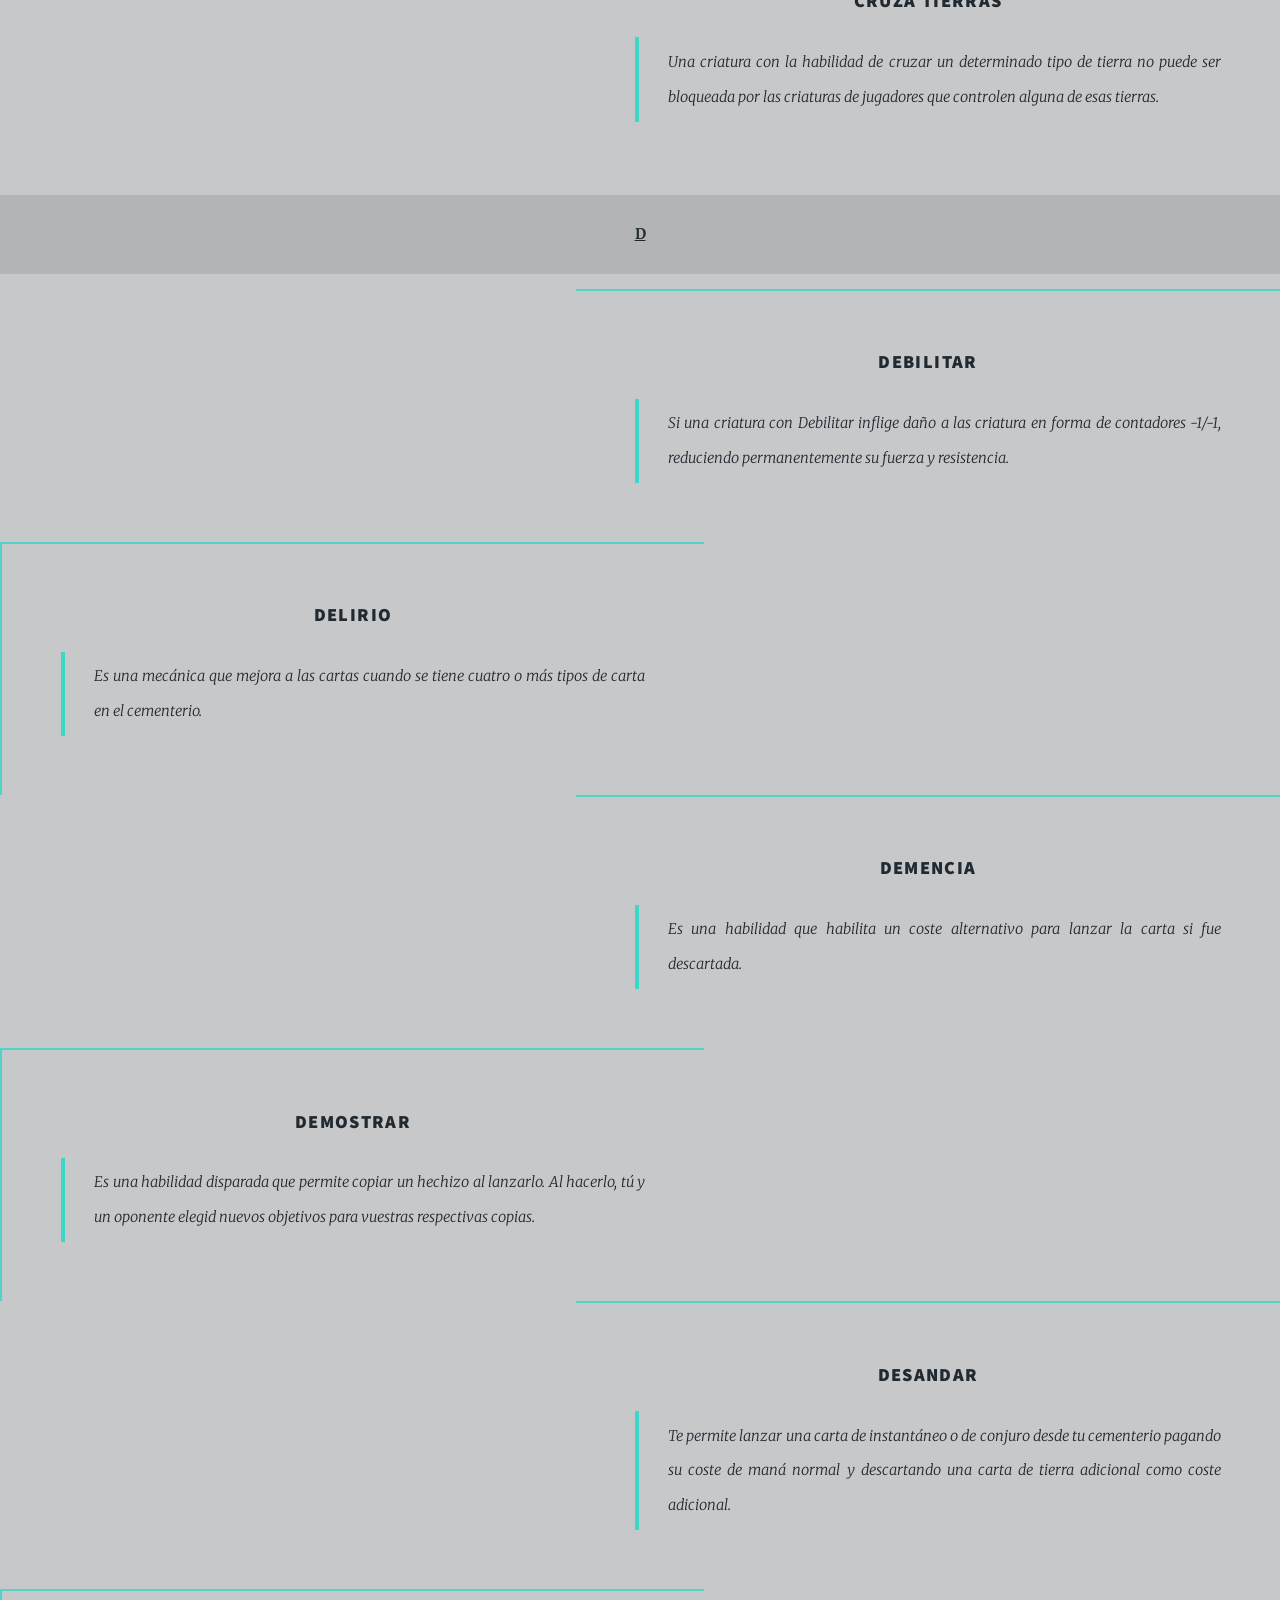
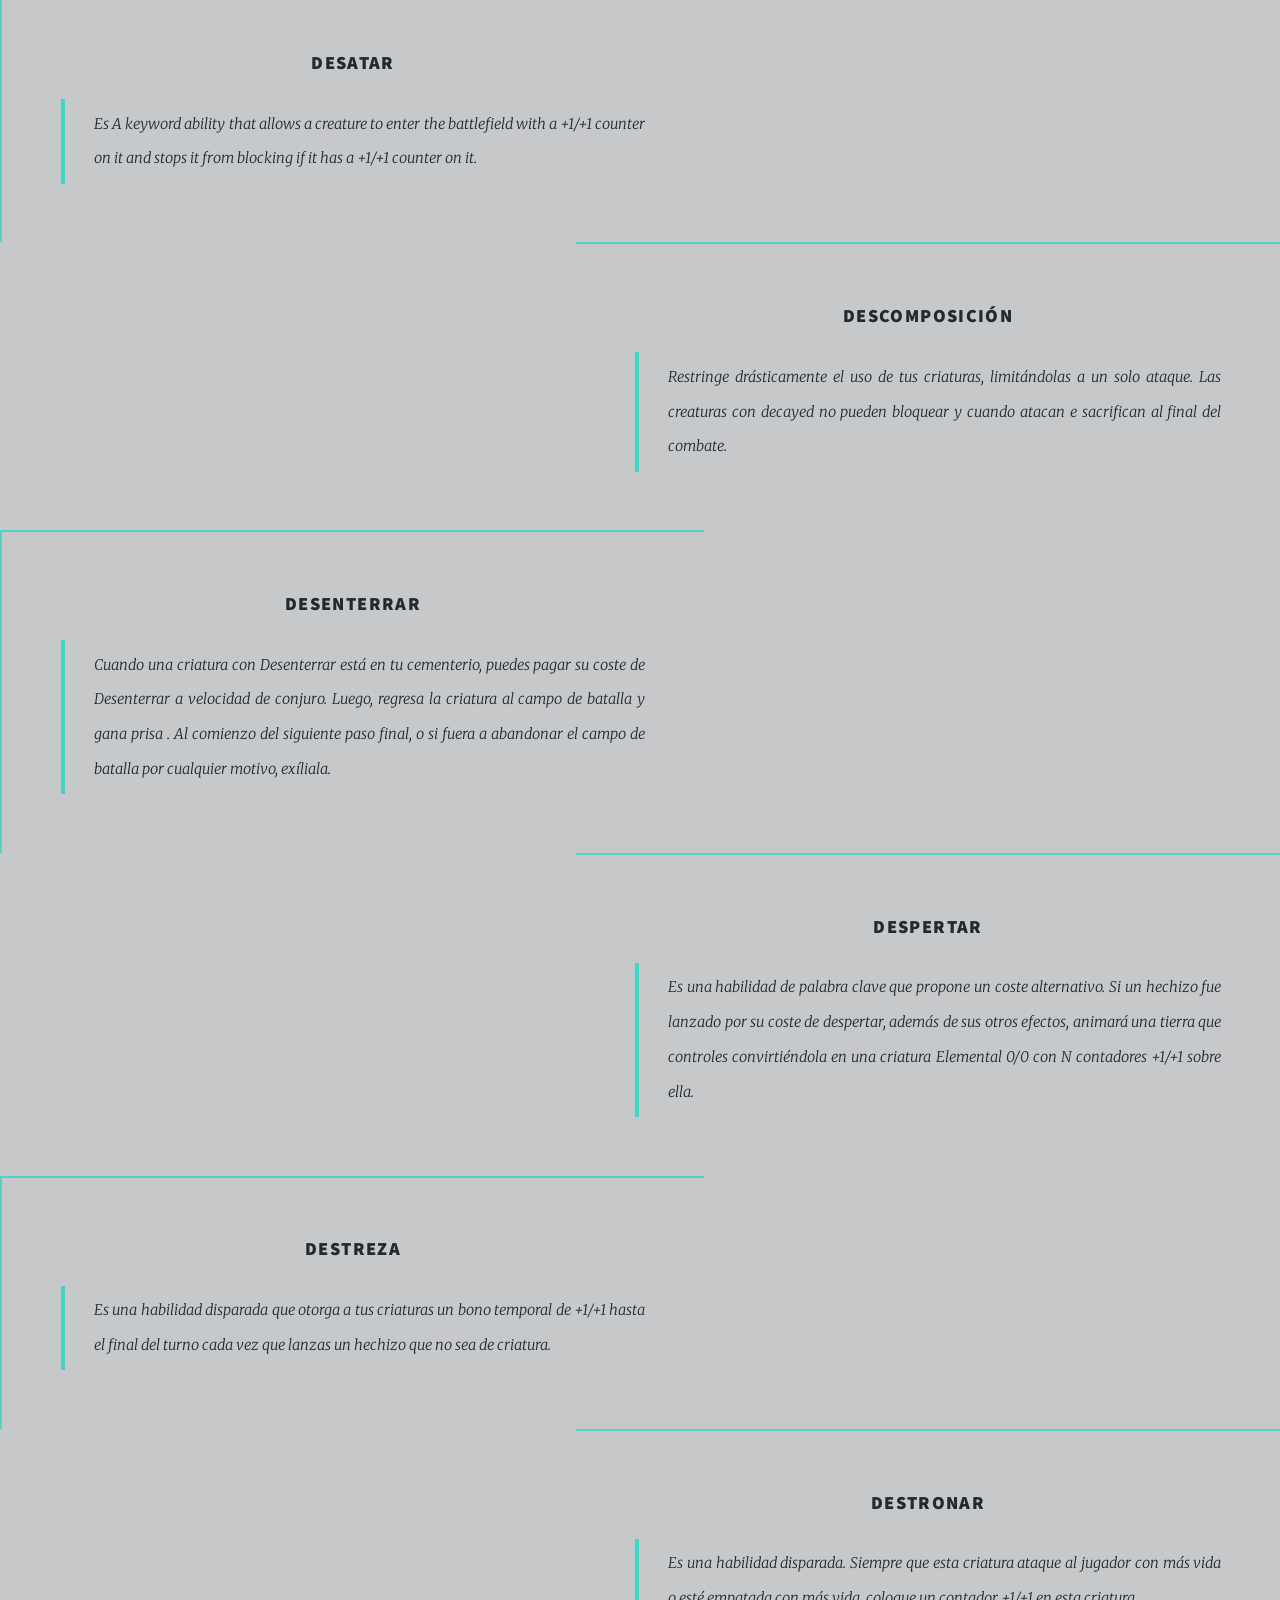
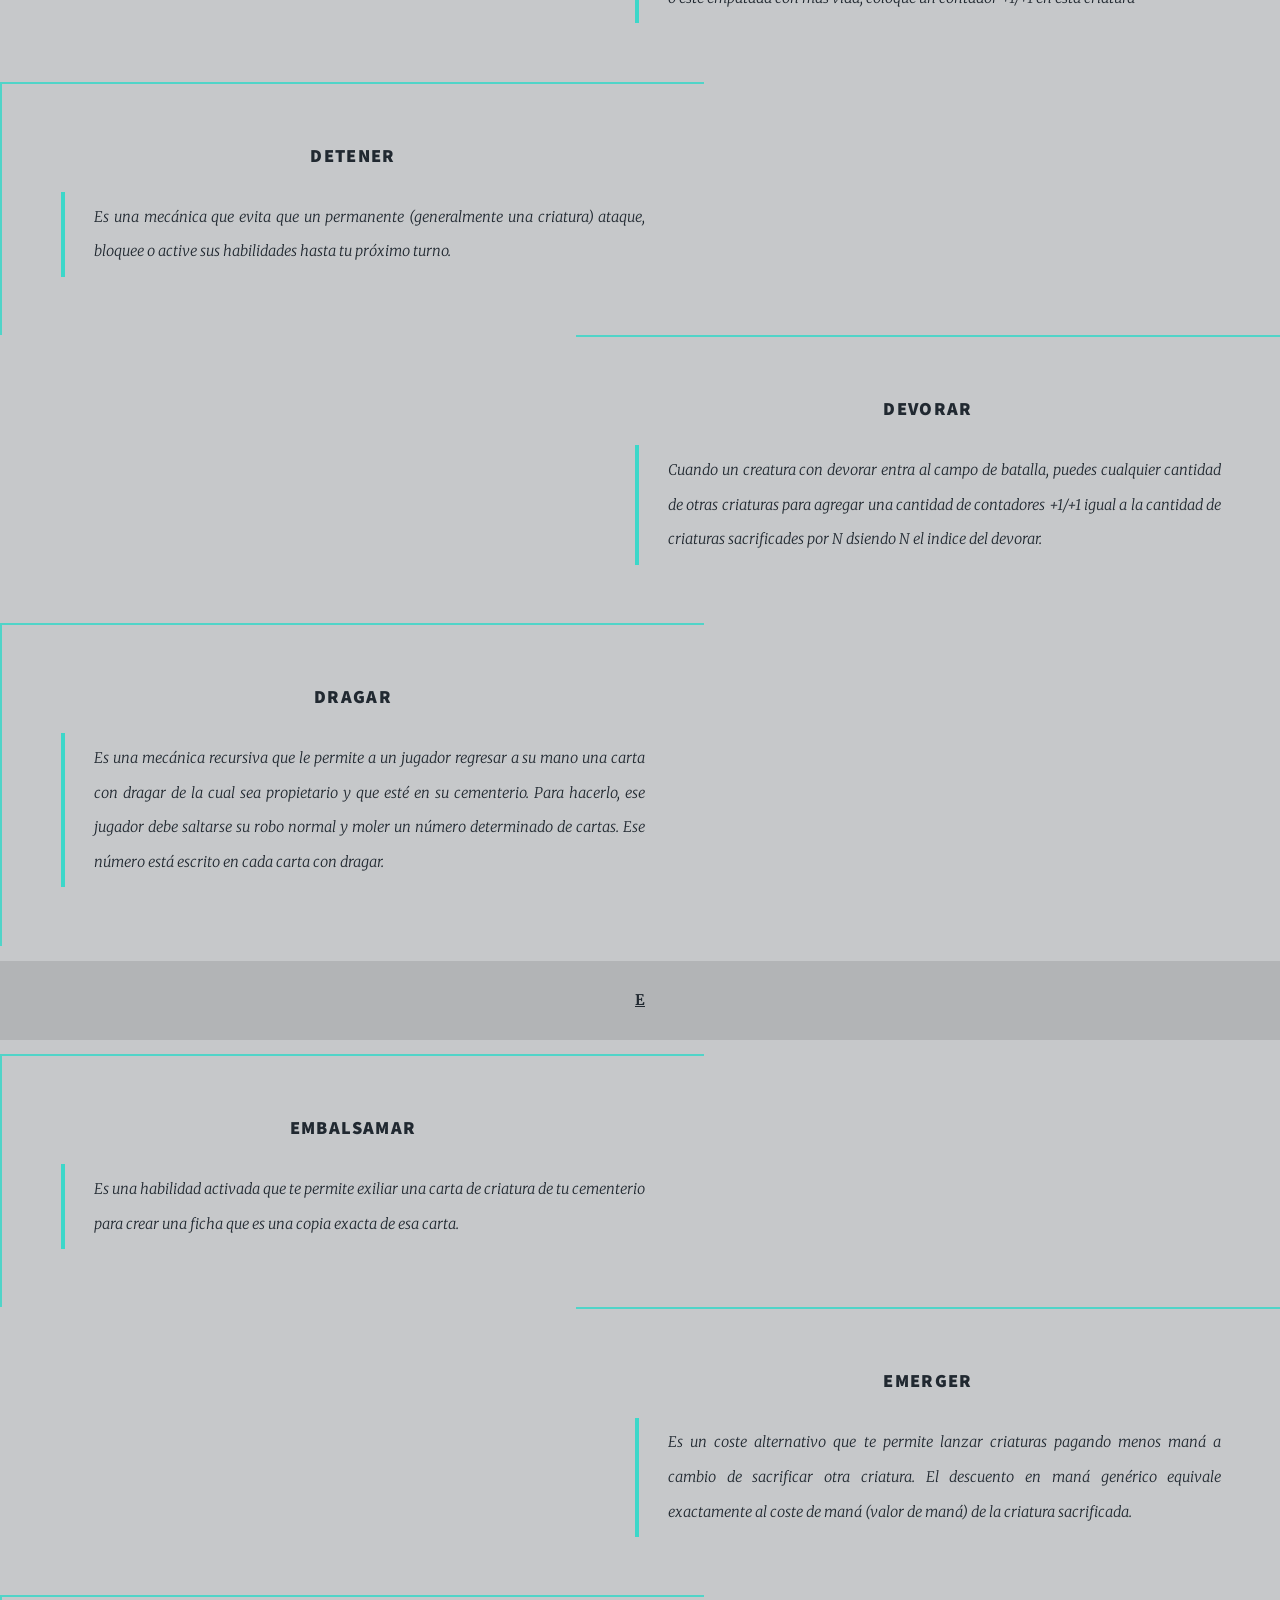
<file: Concepts/mechanic.html>
<!DOCTYPE HTML>
<!--
	Massively by HTML5 UP
	html5up.net | @ajlkn
	Free for personal and commercial use under the CCA 3.0 license (html5up.net/license)
-->
<html>
	<head>
		<title>Magic: the gathering</title>
		<link rel="icon" type="image/x-icon" href="images/favicon.ico">
		<meta charset="utf-8" />
		<meta name="viewport" content="width=device-width, initial-scale=1, user-scalable=no" />
		<link rel="stylesheet" href="../assets/css/main.css" />
		<noscript><link rel="stylesheet" href="../assets/css/noscript.css" /></noscript>
		<style>
			a#navPanelToggle {
				display: none !important;
			}
			#main {
				width: 100% !important;
				margin: 0 !important;
				max-width: 100%;
			}

			#main .pagination {
				display: inline-block;
				padding: 1rem 2rem 1rem 2rem;
			}

			#main > .pagination > a {
				width: calc(100% / 14);
				margin: 1px;
			}

			#main > .posts > article {
				width: 50%;
			}

			#main > .posts > h1 {
				width: 100%;
				text-align: center;
			}

			#main > .posts > div.title {
				width: 100% !important;
				text-align: center;
				padding: 1.5rem 1rem;
				font-weight: bold;
				text-decoration: underline;
				background: rgba(0, 0, 0, .1);
				margin: 1em 0 1em;
			}

			#main > .posts > article {
				border-top-width: 2px !important;
				width: 55%;
			}

			#main > .posts > article:nth-child(2n + 1) {
				margin-left: 45%;
			}

			#main > h1 {
				width: 100% !important;
				text-align: center;
				border-top: 0 !important;
			}

			#main > .posts > article > blockquote {
				text-align: justify;
			}
		</style>
	</head>
	<body>
		<!-- Wrapper -->
		<div id="wrapper" class="fade-in">
			<!-- Main -->
			<div id="main">
				<div class="pagination">
					<a href="#A">A</a>
					<a href="#B">B</a>
					<a href="#C">C</a>
					<a href="#D">D</a>
					<a href="#E">E</a>
					<a href="#F">F</a>
					<a href="#G">G</a>
					<a href="#H">H</a>
					<a href="#I">I</a>
					<a href="#J">J</a>
					<a href="#K">K</a>
					<a href="#L">L</a>
					<a href="#M">M</a>
					<a href="#N">N</a>
					<a href="#O">O</a>
					<a href="#P">P</a>
					<a href="#Q">Q</a>
					<a href="#R">R</a>
					<a href="#S">S</a>
					<a href="#T">T</a>
					<a href="#U">U</a>
					<a href="#V">V</a>
					<a href="#W">W</a>
					<a href="#X">X</a>
					<a href="#Y">Y</a>
					<a href="#Z">Z</a>
				</div>
				<h1>Glosario</h1>
				<!-- Featured Post -->
				<div class="posts">
					<div class="title" id="A">A</div>
					<!-- Absorber -->
					<article>
						<header>
							<h3>Absorber</h3>
						</header>
						<blockquote>Es una habilidad que previene daño. Absorber N. (Si una fuente fuera a hacer daño a esta criatura, prevén N puntos de ese daño.)</blockquote>
					</article>
					<!-- Acechar -->
					<article>
						<header>
							<h3>Acechar</h3>
						</header>
						<blockquote>
							Es una habilidad disparada, que permite a una carta exiliarse al ir a un cementerio y "pegarse" (acechar) a una criatura en el campo de batalla.
							<br>
							Cuando un hechizo o criatura con Acechar va a un cementerio, en lugar de quedarse allí, se exilia y se designa como objetivo a una criatura en el campo.
							<br>	
							Cuando esa criatura acechada muere o va a un cementerio, la habilidad de la carta exiliada se dispara de nuevo, produciendo su efecto original.
						</blockquote>
					</article>
					<!-- Adaptar -->
					<article>
						<header>
							<h3>Adaptar</h3>
						</header>
						<blockquote>“Adaptar N” significa: “Si este permanente no tiene ningún contador +1/+1 sobre él, pon N contadores +1/+1 sobre él”.</blockquote>
					</article>
					<!-- Adelanto -->
					<article>
						<header>
							<h3>Adelanto</h3>
						</header>
						<blockquote>Una Saga con esta mecánica entra al campo de batalla en el capítulo que prefieras, por lo que entra con esa misma cantidad de contadores de sabiduría sobre ella. Esto significa que puede entrar con uno, dos o tres contadores de sabiduría sobre sí. Ahora bien, si usas la mecánica de adelanto, te perderás algunas cosas, porque los capítulos que te saltes no se dispararán.</blockquote>
					</article>
					<!-- Adentrarse en la mazmorra -->
					<article>
						<header>
							<h3>Adentrarse en la mazmorra</h3>
						</header>
						<blockquote>Es una mecánica que funciona como un minijuego. Al activarla, exploras una carta de mazmorra (que no está en tu mazo) avanzando de sala en sala para obtener los beneficios impresos, representando una aventura clásica al estilo Dungeons & Dragons.</blockquote>
					</article>
					<!-- Adivinar -->
					<article>
						<header>
							<h3>Adivinar</h3>
						</header>
						<blockquote>Mirar un cierto número de las primeras cartas de su biblioteca y ponerlas en el fondo su biblioteca o de vuelta en la parte superior en cualquier orden.</blockquote>
					</article>
					<!-- Affinidad -->
					<article>
						<header>
							<h3>Affinidad</h3>
						</header>
						<blockquote>Es una habilidad que reduce el coste de maná de un hechizo en base al número de permanentes de un cierto tipo que controle ese jugador. Esta habilidad fue introducida en el bloque de Mirrodin y usada de nuevo en La Guerra de la Chispa. La habilidad siempre aparece escrita como "Afinidad por [algo]". </blockquote>
					</article>
					<!-- Afligir -->
					<article>
						<header>
							<h3>Afligir</h3>
						</header>
						<blockquote>Afligir N: Cuando la criatura con esta habilidad es bloqueada, el jugador defensor pierde inmediatamente una cantidad de vidas igual al número N especificado</blockquote>
					</article>
					<!-- Alardear -->
					<article>
						<header>
							<h3>Alardear</h3>
						</header>
						<blockquote>Es una habilidades activada que puede utilizarse una vez cada turno, pero solo si la criatura con alardear atacó ese turno.</blockquote>
					</article>
					<!-- Amenaza -->
					<article>
						<header>
							<h3>Amenaza</h3>
						</header>
						<blockquote>Es una habilidad de palabra clave estática perenne. Las criaturas con esta habilidad no pueden ser bloqueadas excepto por dos o más criaturas.</blockquote>
					</article>
					<!-- Amparar -->
					<article>
						<header>
							<h3>Amparar</h3>
						</header>
						<blockquote>Es una habilidad disparada que permite a una criatura exiliar otro permanente que controlas al entrar al campo de batalla. A cambio, cuando esa criatura abandona el campo de batalla, la carta exiliada regresa inmediatamente.</blockquote>
					</article>
					<!-- Amplificar -->
					<article>
						<header>
							<h3>Amplificar</h3>
						</header>
						<blockquote>Es una habilidad estática que fortalece a una criatura cuando entra al campo de batalla. Al hacerlo, revelas cualquier número de cartas de un tipo específico de tu mano. La criatura obtiene una bonificación de contadores +1/+1 por cada carta revelada, según lo indique la regla de amplificar de cada carta.</blockquote>
					</article>
					<!-- Aniquilador -->
					<article>
						<header>
							<h3>Aniquilador</h3>
						</header>
						<blockquote>Es una habilidad disparada que obliga a sacrificar permanentes al jugador defensor.</blockquote>
					</article>
					<!-- Apoyo -->
					<article>
						<header>
							<h3>Apoyo</h3>
						</header>
						<blockquote>“Apoya N” en un permanente significa “Pon un contador +1/+1 sobre cada una de hasta N otras criaturas objetivo”. </blockquote>
					</article>
					<!-- Aprender -->
					<article>
						<header>
							<h3>Aprender</h3>
						</header>
						<blockquote>“Aprende” significa “Descarta una carta. Si lo haces, roba una carta. Si no descartaste una carta, puedes mostrar una carta de Lección de la cual eres propietario de fuera del juego y ponerla en tu mano”.</blockquote>
					</article>
					<!-- Aprovechar -->
					<article>
						<header>
							<h3>Aprovechar</h3>
						</header>
						<blockquote>Es una habilidad disparada que permite sacrificar una criatura cuando una criatura con esta habilidad entra al campo de batalla para obtener un beneficio poderoso.</blockquote>
					</article>
					<!-- Arma viviente -->
					<article>
						<header>
							<h3>Arma viviente</h3>
						</header>
						<blockquote>Es una habilidad disparada exclusiva de los artefactos de tipo Equipo. Al entrar el equipo al campo de batalla, crea automáticamente una ficha de criatura Germen negro 0/0 y se le anexan.</blockquote>
					</article>
					<!-- Armadura tótem -->
					<article>
						<header>
							<h3>Armadura tótem</h3>
						</header>
						<blockquote>Es una habilidad estática que aparece en algunas auras. "Armadura tótem" significa "Si el permanente encantado fuera a ser destruido, en vez de eso, remueve todo el daño de él y destruye este aura".</blockquote>
					</article>
					<!-- Ascender -->
					<article>
						<header>
							<h3>Ascender</h3>
						</header>
						<blockquote>Si controlas diez o más permanentes y no tienes la bendición de la ciudad, obtienes la bendición de la ciudad durante el resto del juego.</blockquote>
					</article>
					<!-- Asistir -->
					<article>
						<header>
							<h3>Asistir</h3>
						</header>
						<blockquote>Permite que un oponente o compañero de equipo pague parte del coste genérico de maná de un hechizo al lanzarlo. El maná sobrante del coste total del hechizo se reduce en consecuencia.</blockquote>
					</article>
					<!-- Audacia -->
					<article>
						<header>
							<h3>Audacia</h3>
						</header>
						<blockquote>Cuesta {1} menos lanzar este hechizo por cada oponente.</blockquote>
					</article>
					<div class="title" id="B">B</div>
					<!-- Bushido -->
					<article>
						<header>
							<h3>Bushido</h3>
						</header>
						<blockquote>Es una habilidad disparada que hace a la criatura con esta habilidad mas grande si es bloqueada. Esta criatura obtendra +N/+N siendo N el numero del bushido.</blockquote>
					</article>
					<div class="title" id="C">C</div>
					<!-- Camarada -->
					<article>
						<header>
							<h3>Camarada</h3>
						</header>
						<blockquote>Es una habilidad que define características que permite a un jugador tener dos comandantes si ambos tienen camarada.</blockquote>
					</article>
					<!-- Cambiaformas -->
					<article>
						<header>
							<h3>Cambiaformas</h3>
						</header>
						<blockquote>Es una habilidad estática que otorga a una carta o criatura todos los tipos de criatura simultáneamente.</blockquote>
					</article>
					<!-- Cambio de aura -->
					<article>
						<header>
							<h3>Cambio de aura</h3>
						</header>
						<blockquote>Es una habilidad que te permite intercambiar un Aura que tengas en el campo de batalla por una que esté en tu mano.</blockquote>
					</article>
					<!-- Carroñar -->
					<article>
						<header>
							<h3>Carroñar</h3>
						</header>
						<blockquote>Es una habilidad activada que te permite usar una carta de criatura desde tu cementerio para darle contadores +1/+1 a una criatura en el campo de batalla igual a la fuerza de la criatura exiliada.</blockquote>
					</article>
					<!-- Cascada -->
					<article>
						<header>
							<h3>Cascada</h3>
						</header>
						<blockquote>
							Es una habilidad disparada que te permite jugar una carta gratis de tu biblioteca cada vez que lanzas el hechizo original. 
							<ol>
								<li><b>Lanzas el hechizo:</b> Pagas el coste de la carta con Cascada y la pones en la pila.</li>
								<li><b>El disparador se activa:</b> La habilidad de Cascada entra en la pila por encima de tu hechizo.</li>
								<li><b>Exilias cartas:</b> Comienzas a revelar/exiliar cartas de la parte superior de tu biblioteca de una en una.</li>
								<li><b>Encuentras tu objetivo:</b> El proceso se detiene cuando encuentras una carta que no sea tierra cuyo valor de maná es menor que el del hechizo con Cascada.</li>
								<li><b>Lanzas la carta gratis:</b> Puedes optar por lanzar esa carta exiliada sin pagar su coste de maná, o simplemente enviarla al fondo de tu biblioteca.</li>
								<li><b>Barres el resto:</b> Todas las cartas que no eran tierras (y que costaban demasiado) o que eran tierras, se colocan en la parte inferior de tu biblioteca en un orden aleatorio.</li>
							</ol>
						</blockquote>
					</article>
					<!-- Ciclo -->
					<article>
						<header>
							<h3>Ciclo</h3>
						</header>
						<blockquote>
							Es una habilidad que permite a un jugador pagar un coste que incluye descartar la carta. Cuando esta habilidad activada se resuelve, ese jugador roba una carta.
						</blockquote>
					</article>
					<!-- Ciclo de [tipo] -->
					<article>
						<header>
							<h3>Ciclo de [tipo]</h3>
						</header>
						<blockquote>Es una habilidad que permite a un jugador pagar un coste que incluye descartar la carta. Cuando esta habilidad activada se resuelve, ese jugador Busca en tu biblioteca una carta de [tipo], la muéstra, pone en su mano y luego baraja su biblioteca. </blockquote>
					</article>
					<!-- Cifrar -->
					<article>
						<header>
							<h3>Cifrar</h3>
						</header>
						<blockquote>Es una habilidad de hechizo que funciona mientras el hechizo con cifrar está en la pila. La segunda es una habilidad estática que funciona mientras la carta con cifrar está en la zona de exilio. “Cifrar” significa “Si este hechizo está representado por una carta, puedes exiliar esta carta cifrándola en una criatura que controles” y “Mientras esta carta esté cifrada en esa criatura, esa criatura tiene ‘Siempre que esta criatura haga daño de combate a un jugador, puedes copiar  esta carta y puedes lanzar la copia sin pagar su coste de maná’”.</blockquote>
					</article>
					<!-- Compañero -->
					<article>
						<header>
							<h3>Compañero</h3>
						</header>
						<blockquote>4
							Las habilidades de compañero describen reglas para la construcción del mazo. Si tu mazo inicial cumple una de esas reglas, podrás tener a una de las criaturas legendarias como tu compañero elegido.
							<br>
							Si esta carta es el compañero que eliges, puedes lanzarlo una vez desde fuera del juego.
						</blockquote>
					</article>
					<!-- Concesión -->
					<article>
						<header>
							<h3>Concesión</h3>
						</header>
						<blockquote>
							Es una habilidad que te permite lanzar una criatura encantamiento de dos formas distintas:
							<br>
							<b>Como criatura normal:</b> Pagas su coste de maná y entra al campo de batalla como una criatura.
							<br>
							<b>Como Aura (concesión):</b> Pagas su coste de concesión. Entra al campo de batalla como un encantamiento Aura anexado a una criatura objetivo. Si esa criatura muere o deja el campo de batalla, el Aura no va al cementerio, sino que se transforma de nuevo en criatura y permanece en juego.
						</blockquote>
					</article>
					<!-- Confabular -->
					<article>
						<header>
							<h3>Confabular</h3>
						</header>
						<blockquote>Cuando una criatura confabula, su controlador roba una carta y luego descarta una carta. Si la carta descartada era una carta que no sea tierra, pone un contador +1/+1 sobre esa criatura.</blockquote>
					</article>
					<!-- Conspirar -->
					<article>
						<header>
							<h3>Conspirar</h3>
						</header>
						<blockquote>Como coste adicional para lanzar este hechizo, puedes girar dos criaturas enderezadas que controlas que compartan un color con él ” y “Cuando lances este hechizo, si se pagó su coste de conspirar, cópialo. Si el hechizo tiene objetivos, puedes elegir nuevos objetivos para la copia”</blockquote>
					</article>
					<!-- Convocar -->
					<article>
						<header>
							<h3>Convocar</h3>
						</header>
						<blockquote>Es una mecánica que permite girar a tus criaturas enderezadas para ayudar a pagar el coste de maná de un hechizo. Cada criatura girada paga por un maná genérico o por un maná del color de esa criatura.</blockquote>
					</article>
					<!-- Cruza Tierras -->
					<article>
						<header>
							<h3>Cruza Tierras</h3>
						</header>
						<blockquote>Una criatura con la habilidad de cruzar un determinado tipo de tierra no puede ser bloqueada por las criaturas de jugadores que controlen alguna de esas tierras.</blockquote>
					</article>
					<div class="title" id="D">D</div>
					<!-- Debilitar -->
					<article>
						<header>
							<h3>Debilitar</h3>
						</header>
						<blockquote>Si una criatura con Debilitar inflige daño a las criatura en forma de contadores -1/-1, reduciendo permanentemente su fuerza y resistencia.</blockquote>
					</article>
					<!-- Delirio -->
					<article>
						<header>
							<h3>Delirio</h3>
						</header>
						<blockquote>Es una mecánica  que mejora a las cartas cuando se tiene cuatro o más tipos de carta en el cementerio.</blockquote>
					</article>
					<!-- Demencia -->
					<article>
						<header>
							<h3>Demencia</h3>
						</header>
						<blockquote>Es una habilidad que habilita un coste alternativo para lanzar la carta si fue descartada.</blockquote>
					</article>
					<!-- Demostrar -->
					<article>
						<header>
							<h3>Demostrar</h3>
						</header>
						<blockquote>Es una habilidad disparada que permite copiar un hechizo al lanzarlo. Al hacerlo, tú y un oponente elegid nuevos objetivos para vuestras respectivas copias.</blockquote>
					</article>
					<!-- Desandar -->
					<article>
						<header>
							<h3>Desandar</h3>
						</header>
						<blockquote>Te permite lanzar una carta de instantáneo o de conjuro desde tu cementerio pagando su coste de maná normal y descartando una carta de tierra adicional como coste adicional.</blockquote>
					</article>
					<!-- Desatar -->
					<article>
						<header>
							<h3>Desatar</h3>
						</header>
						<blockquote>Es A keyword ability that allows a creature to enter the battlefield with a +1/+1 counter on it and stops it from blocking if it has a +1/+1 counter on it.</blockquote>
					</article>
					<!-- Descomposición -->
					<article>
						<header>
							<h3>Descomposición</h3>
						</header>
						<blockquote>Restringe drásticamente el uso de tus criaturas, limitándolas a un solo ataque. Las creaturas con decayed no pueden bloquear y cuando atacan e sacrifican al final del combate.</blockquote>
					</article>
					<!-- Desenterrar -->
					<article>
						<header>
							<h3>Desenterrar</h3>
						</header>
						<blockquote>Cuando una criatura con Desenterrar está en tu cementerio, puedes pagar su coste de Desenterrar a velocidad de conjuro. Luego, regresa la criatura al campo de batalla y gana prisa . Al comienzo del siguiente paso final, o si fuera a abandonar el campo de batalla por cualquier motivo, exíliala.</blockquote>
					</article>
					<!-- Despertar -->
					<article>
						<header>
							<h3>Despertar</h3>
						</header>
						<blockquote>Es una habilidad de palabra clave que propone un coste alternativo. Si un hechizo fue lanzado por su coste de despertar, además de sus otros efectos, animará una tierra que controles convirtiéndola en una criatura Elemental 0/0 con N contadores +1/+1 sobre ella.</blockquote>
					</article>
					<!-- Destreza -->
					<article>
						<header>
							<h3>Destreza</h3>
						</header>
						<blockquote>Es una habilidad disparada que otorga a tus criaturas un bono temporal de +1/+1 hasta el final del turno cada vez que lanzas un hechizo que no sea de criatura.</blockquote>
					</article>
					<!-- Destronar -->
					<article>
						<header>
							<h3>Destronar</h3>
						</header>
						<blockquote>Es una habilidad disparada. Siempre que esta criatura ataque al jugador con más vida o esté empatada con más vida, coloque un contador +1/+1 en esta criatura</blockquote>
					</article>
					<!-- Detener -->
					<article>
						<header>
							<h3>Detener</h3>
						</header>
						<blockquote>Es una mecánica que evita que un permanente (generalmente una criatura) ataque, bloquee o active sus habilidades hasta tu próximo turno.</blockquote>
					</article>
					<!-- Devorar -->
					<article>
						<header>
							<h3>Devorar</h3>
						</header>
						<blockquote>Cuando un creatura con devorar entra al campo de batalla, puedes cualquier cantidad de otras criaturas para agregar una cantidad de contadores +1/+1 igual a la cantidad de criaturas sacrificades por N dsiendo N el indice del devorar.</blockquote>
					</article>
					<!-- Dragar -->
					<article>
						<header>
							<h3>Dragar</h3>
						</header>
						<blockquote>Es una mecánica recursiva que le permite a un jugador regresar a su mano una carta con dragar de la cual sea propietario y que esté en su cementerio. Para hacerlo, ese jugador debe saltarse su robo normal y moler un número determinado de cartas. Ese número está escrito en cada carta con dragar.</blockquote>
					</article>
					<div class="title" id="E">E</div>
					<!-- Embalsamar -->
					<article>
						<header>
							<h3>Embalsamar</h3>
						</header>
						<blockquote>Es una habilidad activada que te permite exiliar una carta de criatura de tu cementerio para crear una ficha que es una copia exacta de esa carta.</blockquote>
					</article>
					<!-- Emerger -->
					<article>
						<header>
							<h3>Emerger</h3>
						</header>
						<blockquote>Es un coste alternativo que te permite lanzar criaturas pagando menos maná a cambio de sacrificar otra criatura. El descuento en maná genérico equivale exactamente al coste de maná (valor de maná) de la criatura sacrificada.</blockquote>
					</article>
					<!-- Empalmar -->
					<article>
						<header>
							<h3>Empalmar</h3>
						</header>
						<blockquote>Es una habilidad estática que te permite mostrar una carta de tu mano mientras lanzas un hechizo de un tipo específico y pagar un coste adicional. Al hacerlo, copias el recuadro de texto de esa carta y lo añades al hechizo que estás lanzando. Lo mejor es que la carta que empalmas se queda en tu mano para poder usarla o empalmarla de nuevo más adelante.</blockquote>
					</article>
					<!-- Enfrentar -->
					<article>
						<header>
							<h3>Enfrentar (habilidad)</h3>
						</header>
						<blockquote>Para enfrentarse cada jugador revela la carta de la parte superior de su biblioteca, gana el jugador que muestre la carta con mayor valor de mana. La carta mostrada puede ser colocada en el fondo del mazo o dejada en el tope.</blockquote>
					</article>
					<!-- Enrolar -->
					<article>
						<header>
							<h3>Enrolar</h3>
						</header>
						<blockquote>“Enrola N” significa “Si no controlas una criatura Ejército, crea una ficha de criatura Ejército Zombie negra 0/0. Elige una criatura Ejército que controlas. Pon N contadores +1/+1 sobre esa criatura”.</blockquote>
					</article>
					<!-- Entrelazar -->
					<article>
						<header>
							<h3>Entrelazar</h3>
						</header>
						<blockquote>Es una habilidad de palabra clave que aparece en instantáneos y conjuros modales, es decir, los que tienen la cláusula "Elige uno:". Cuando lanzas un hechizo con entrelazar, si pagas adicionalmente el coste de entrelazar, en lugar de elegir uno de los modos del hechizo, elegirás ambos.</blockquote>
					</article>
					<!-- Entrenamiento -->
					<article>
						<header>
							<h3>Entrenamiento</h3>
						</header>
						<blockquote>Es una habilidad disparada que permite a tus criaturas volverse más fuertes. Cada vez que una criatura con entrenamiento ataca junto con otra criatura que tenga un poder (fuerza) mayor, se pone un contador +1/+1 sobre la criatura con entrenamiento.</blockquote>
					</article>
					<!-- Épico -->
					<article>
						<header>
							<h3>Épico</h3>
						</header>
						<blockquote>Es una habilidad que te impide lanzar más hechizos durante el resto de la partida, pero que a cambio copia automáticamente el hechizo con Épico al principio de cada uno de tus mantenimientos.</blockquote>
					</article>
					<!-- Escapatoria -->
					<article>
						<header>
							<h3>Escapatoria</h3>
						</header>
						<blockquote>Es una mecanica que te permite jugar los hechizos del cementerio por su coste de escapatoria y exiliar una cantidad de cartas del cementerio.</blockquote>
					</article>
					<!-- Esconder -->
					<article>
						<header>
							<h3>Esconder</h3>
						</header>
						<blockquote>Es una mecanica que te permite acceso especial a cartas de tu libreria exiliandolas en una carta para poder jugarla mas adelante cumpliendo un requisito previo indicado en la carta con esta mecanica.  </blockquote>
					</article>
					<!-- Escrutar -->
					<article>
						<header>
							<h3>Escrutar</h3>
						</header>
						<blockquote>“Escrutar N” significa “mira las N primeras cartas de tu biblioteca, pon cualquier cantidad de ellas en tu cementerio, y por el resto en la parte superior de tu biblioteca, en cualquier orden”.</blockquote>
					</article>
					<!-- Escurridizo -->
					<article>
						<header>
							<h3>Escurridizo</h3>
						</header>
						<blockquote>Es una habilidad estatica de evasion que impiden que la criatura con evacion sea bloqueada por criaturas que la superan en fuerza.</blockquote>
					</article>
					<!-- Espectáculo -->
					<article>
						<header>
							<h3>Espectáculo</h3>
						</header>
						<blockquote>Es una habilidad estática que funciona en la pila. significa que puedes pagar su coste de espectaculo en vez de pagar el coste de maná de este hechizo si un oponente perdió vidas este turno.</blockquote>
					</article>
					<!-- Espolear -->
					<article>
						<header>
							<h3>Espolear</h3>
						</header>
						<blockquote>Para espolear un permanente, eliges que no se enderece durante tu próximo paso de enderezar.</blockquote>
					</article>
					<!-- Estallido solar -->
					<article>
						<header>
							<h3>Estallido solar</h3>
						</header>
						<blockquote>Es una mecanica que permite que un permanente entre con una cantidad de contadores igual a los diferente colores de mana que se uso para lanzar el hechizo.</blockquote>
					</article>
					<!-- Estímulo -->
					<article>
						<header>
							<h3>Estímulo</h3>
						</header>
						<blockquote>Es una mecánica opcional de coste adicional. Te permite pagar más maná al lanzar un hechizo para obtener un efecto.</blockquote>
					</article>
					<!-- Eternizar -->
					<article>
						<header>
							<h3>Eternizar</h3>
						</header>
						<blockquote>La habilidad de eternizar solo puede ser activada si la criatura que la tiene está en el cementerio. Cuando la habilidad es activada, la carta de criatura es exiliada pero crea una ficha que es una copia de esa criatura. Además, esa ficha de criatura tiene cuatro características: su fuerza y resistencia se convierten en 4/4, no tiene coste de maná convertido, es un Zombie además de sus otros tipos de criatura y se convierte en una criatura monocolor negra.</blockquote>
					</article>
					<!-- Evocar -->
					<article>
						<header>
							<h3>Evocar</h3>
						</header>
						<blockquote>Es una mecanica que permite castear el hechizo de criatura con evocar por un coste alternativo, si el coste de evocar es pagado la criatura se sacrificara al entrar al campo de batalla.</blockquote>
					</article>
					<!-- Evolucionar -->
					<article>
						<header>
							<h3>Evolucionar</h3>
						</header>
						<blockquote>Es un mecanica que le permite a las criaturas volverse mas fuertes. Una criatura con evolucionar ganara un contador +1/+1 cada que una criatura mas fuerte entra al campo de batalla bajo tu control.</blockquote>
					</article>
					<!-- Exaltado -->
					<article>
						<header>
							<h3>Exaltado</h3>
						</header>
						<blockquote>Es una habilidad disparada. Esta habilidad hace que siempre que una criatura que controles ataque sola, ésta obtendrá +1/+1 hasta el final del turno por cada instancia de la Exaltado entre los permanentes que controles.</blockquote>
					</article>
					<!-- Excavar -->
					<article>
						<header>
							<h3>Excavar</h3>
						</header>
						<blockquote>Es una habilidad estatica que funciona mientras un hechizo esta en la pila, lo que permite reducir el coste total exiliando cartas de tu cementerio.</blockquote>
					</article>
					<!-- Expandir -->
					<article>
						<header>
							<h3>Expandir</h3>
						</header>
						<blockquote>Es una mecanica de los instantaneos y conjuros modales (los de elige 1 o mas), que te permitira elegir una opcion mas por cada vez que pagues el coste de expandir.</blockquote>
					</article>
					<!-- Explorar -->
					<article>
						<header>
							<h3>Explorar</h3>
						</header>
						<blockquote>Mecánica donde se revela la primera carta de tu biblioteca. Si es una tierra, va a tu mano. Si no lo es, la criatura gana un contador \(+1/+1\) y decides si enviar la carta revelada al cementerio o dejarla arriba de la biblioteca.</blockquote>
					</article>
					<!-- Extorsionar -->
					<article>
						<header>
							<h3>Extorsionar</h3>
						</header>
						<blockquote>Es una mecanica que permite al jugador pagar {W} o {B} adicional al castear hechizos generando un pequeño drenaje de vida (1 punto de vida por cada instancia de extorcionar).</blockquote>
					</article>
					<div class="title" id="F">F</div>
					<!-- Fabricar -->
					<article>
						<header>
							<h3>Fabricar</h3>
						</header>
						<blockquote>Es una mecanica la cual la poseen solo las criatura, las criaturas con fabricar al entrar al campo de batalla puede ganar N contador +1/+1 o generar N tokens (servo 1/1 incoloro), donde N es el numero asociado a la habilidad fabricar esn la criatura.</blockquote>
					</article>
					<!-- Fortalecer -->
					<article>
						<header>
							<h3>Fortalecer</h3>
						</header>
						<blockquote>La mecánica Fortalecer, consiste en poner contadores +1/+1 a la criatura que controles con la menor resistencia.</blockquote>
					</article>
					<!-- Fortificar -->
					<article>
						<header>
							<h3>Fortificar</h3>
						</header>
						<blockquote>Es una mecanica que funciona igual que Equipar con la diferencia que hace objetivo a tierras en vez de a criaturas.</blockquote>
					</article>
					<!-- Fracción de segundo -->
					<article>
						<header>
							<h3>Fracción de segundo</h3>
						</header>
						<blockquote>Es una habilidad estática que impide que ningún jugador pueda poner ningún hechizo o habilidad activada en la pila mientras el hechizo con Fracción de segundo esté en la pila.</blockquote>
					</article>
					<!-- Frenesí -->
					<article>
						<header>
							<h3>Frenesí</h3>
						</header>
						<blockquote>Es una habilidad de palabra clave disparada. “Frenesí N” significa “Siempre que esta criatura ataque y no sea bloqueada, obtiene +N/+0 hasta el final del turno”.</blockquote>
					</article>
					<!-- Fusionar -->
					<article>
						<header>
							<h3>Fusionar</h3>
						</header>
						<blockquote>Es una mecanica de las cartas split que permite jugar ambos mitades pagando el coste de cada mitad.</blockquote>
					</article>
					<div class="title" id="G">G</div>
					<!-- Grito de batalla -->
					<article>
						<header>
							<h3>Grito de batalla</h3>
						</header>
						<blockquote>Es una habilidad disparada, las criatura con Grito de batalla al atacar le da a las otras criaturas atacantes +1/+0.</blockquote>
					</article>
					<div class="title" id="H">H</div>
					<div class="title" id="I">I</div>
					<!-- Improvisar -->
					<article>
						<header>
							<h3>Improvisar</h3>
						</header>
						<blockquote>te permite girar artefactos enderezados que controlas para pagar el coste de maná genérico de un hechizo. Por cada artefacto que gires, reduces el coste del hechizo en {1} maná genérico.</blockquote>
					</article>
					<!-- Impulso -->
					<article>
						<header>
							<h3>Impulso</h3>
						</header>
						<blockquote>Es una mecanica que te da un coste alternativo. Puedes castear un hechizo por su coste de Impukso si tu o un compañero de equipo casteo un hechizo este turno.</blockquote>
					</article>
					<!-- Incitar -->
					<article>
						<header>
							<h3>Incitar</h3>
						</header>
						<blockquote>Ciertos hechizos y habilidades pueden incitar a una criatura. Hasta el próximo turno del controlador de ese hechizo o habilidad, esa criatura ataca cada combate si puede y ataca a un jugador distinto de ese jugador si puede.</blockquote>
					</article>
					<!-- Incubar -->
					<article>
						<header>
							<h3>Incubar</h3>
						</header>
						<blockquote>Para incubar N, crea una ficha de Incubadora que entra al campo de batalla con N contadores +1/+1 sobre ella.</blockquote>
					</article>
					<!-- Infectar -->
					<article>
						<header>
							<h3>Infectar</h3>
						</header>
						<blockquote>Es una habilidad estática que modifica el daño de una criatura. Una criatura con la habilidad de infectar hace daño a las criaturas en forma de contadores -1/-1 y a los jugadores en forma de contadores de veneno.</blockquote>
					</article>
					<!-- Ingerir -->
					<article>
						<header>
							<h3>Ingerir</h3>
						</header>
						<blockquote>Es una mecanica que se dispara cuando la creatura con Ingerir hace daño de combate a un jugador, ese jugador exilia lla carta superior de la libreria.</blockquote>
					</article>
					<!-- Injertar -->
					<article>
						<header>
							<h3>Injertar</h3>
						</header>
						<blockquote>Es un mecanica que permite a mover los contadores +1/+1 de ella a otra criatura en cuanto entre al campo de batalla.</blockquote>
					</article>
					<!-- Insurgencia -->
					<article>
						<header>
							<h3>Insurgencia</h3>
						</header>
						<blockquote>Es una habilidad estática y significa que Puedes hacer que este permanente entre al campo de batalla con un contador +1/+1 adicional sobre él. Si no lo haces, gana la habilidad de prisa.</blockquote>
					</article>
					<!-- Intercambiar -->
					<article>
						<header>
							<h3>Intercambiar</h3>
						</header>
						<blockquote>cambiar dos cosas, una por la otra, como pueden ser el control de dos permanentes, totales de vida o dos valores numéricos.</blockquote>
					</article>
					<!-- Irrupción -->
					<article>
						<header>
							<h3>Irrupción</h3>
						</header>
						<blockquote>Es una mecanica en laos permanentes que permite jugarlo por un coste alternativo. un permanente jugado por el coste de irrupcion gana prisa, "cuando esta criatura muere roba una carta" y la sacrificas al final del turno.</blockquote>
					</article>
					<div class="title" id="J">J</div>
					<div class="title" id="K">K</div>
					<div class="title" id="L">L</div>
					<!-- Luchar -->
					<article>
						<header>
							<h3>Luchar</h3>
						</header>
						<blockquote>Las criaturas hacen daño mutuo igual a su fuerza.</blockquote>
					</article>
					<div class="title" id="M">M</div>
					<!-- Manifestar -->
					<article>
						<header>
							<h3>Manifestar</h3>
						</header>
						<blockquote>es una mecánica de Magic: The Gathering que permite poner cartas boca abajo en el campo de batalla como criaturas incoloras 2/2 sin nombre, habilidades ni tipo. . Si la carta boca abajo es una criatura, puedes voltearla boca arriba en cualquier momento pagando su coste de maná.</blockquote>
					</article>
					<!-- Metamorfosis -->
					<article>
						<header>
							<h3>Megametamorfosis</h3>
						</header>
						<blockquote>Permite pagar 3 para lanzar permanentes con esta habilidad. Entran al campo de batalla boca abajo como criaturas incoloras 2/2, sin nombre, coste de maná, tipos de criatura ni texto de reglas. En este estado, el jugador puede entonces poner boca arriba esa carta y ponerle un contador +1/+1, en cualquier momento en el que pudiera lanzar un instantáneo, pagando el coste de metamorfosis que varía dependiendo de cada carta.</blockquote>
					</article>
					<!-- Mentor -->
					<article>
						<header>
							<h3>Mentor</h3>
						</header>
						<blockquote>Es una mecanica que solo puede ser conseguida en criaturas. Cuando una criatura con Mentor ataca, puedes colocar un contador +1/+1 a la criatura opjetivo con el menor ataque.</blockquote>
					</article>
					<!-- Metamorfosis -->
					<article>
						<header>
							<h3>Metamorfosis</h3>
						</header>
						<blockquote>Permite pagar 3 para lanzar permanentes con esta habilidad. Entran al campo de batalla boca abajo como criaturas incoloras 2/2, sin nombre, coste de maná, tipos de criatura ni texto de reglas. En este estado, el jugador puede entonces poner boca arriba esa carta, en cualquier momento en el que pudiera lanzar un instantáneo, pagando el coste de metamorfosis que varía dependiendo de cada carta.</blockquote>
					</article>
					<!-- Milagro -->
					<article>
						<header>
							<h3>Milagro</h3>
						</header>
						<blockquote>Es una mecanica, que permite castear hechivos por un coste alternativo reducido si el la priera carta que robaste este turno.</blockquote>
					</article>
					<!-- Miríada -->
					<article>
						<header>
							<h3>Miríada</h3>
						</header>
						<blockquote>Siempre que una criatura con miríada ataque, su controlador puede crear fichas que son copias de esa criatura por cada otro oponente distinto del que está siendo atacado por la criatura con miríada. Esas fichas entran giradas y atacando a esos otros jugadores, y son exiliadas al final del combate. Las fichas también pueden atacar planeswalkers controlados por el jugador les corresponda.</blockquote>
					</article>
					<!-- Modular -->
					<article>
						<header>
							<h3>Modular</h3>
						</header>
						<blockquote>Es una habilidad que permite a las criaturas artefacto entrar al campo de batalla con cierta cantidad de contadores +1/+1 y poner esos contadores sobre otra criatura artefacto cuando mueren.</blockquote>
					</article>
					<!-- Monstruosidad -->
					<article>
						<header>
							<h3>Monstruosidad</h3>
						</header>
						<blockquote>“Monstruosidad N” significa “Si este permanente no es monstruoso, pon N contadores +1/+1 sobre él y se convierte en monstruoso”.</blockquote>
					</article>
					<!-- Multicolor -->
					<article>
						<header>
							<h3>Multicolor</h3>
						</header>
						<blockquote>Que posee mas de un color.</blockquote>
					</article>
					<!-- Mutación -->
					<article>
						<header>
							<h3>Mutación</h3>
						</header>
						<blockquote>Esta mecánica te permite mutar una criatura no Humano que controles para añadirle las habilidades de la nueva parte que estás lanzando.</blockquote>
					</article>
					<div class="title" id="N">N</div>
					<!-- Ninjutsu -->
					<article>
						<header>
							<h3>Ninjutsu</h3>
						</header>
						<blockquote>Es una Mecánica que permite que una criatura atacante que no haya sido bloqueada sea intercambiada por un Ninja que muestras y entra al campo de batalla desde la mano de su controlador, girado y atacando. </blockquote>
					</article>
					<!-- Ninjutsu de comandante -->
					<article>
						<header>
							<h3>Ninjutsu de comandante</h3>
						</header>
						<blockquote>Es una Mecánica que permite que una criatura atacante que no haya sido bloqueada sea intercambiada por tu commandante y entra al campo de batalla desde la mano de su controlador, girado y atacando.</blockquote>
					</article>
					<div class="title" id="O">O</div>
					<!-- Ofrenda -->
					<article>
						<header>
							<h3>Ofrenda</h3>
						</header>
						<blockquote>Es una mecanica que te permite sacrificar un permanente del tipo especificado en la ofrenda para castear un la criatura como si tuviese la habilidad de estello y con un coste de mana reducido siendo el coste total menos el coste de mana del permanente sacrificado.</blockquote>
					</article>
					<!-- Ondear -->
					<article>
						<header>
							<h3>Ondear</h3>
						</header>
						<blockquote>Es una habilidad disparada . cuando un jugador castea un hechizo con ondear la habilidad se dispara , permitiendo a ese jugador revelar N cartas del tope de la libreria y castear todas las cartas con el mismo nombre sin pagar su coste de mana, siendo N el numero del ondear.</blockquote>
					</article>
					<div class="title" id="P">P</div>
					<!-- Perfeccionado/a -->
					<article>
						<header>
							<h3>Perfeccionado/a</h3>
						</header>
						<blockquote>Perfeccionado es una habilidad estática que se encuentra en algunas cartas de planeswalker. Perfeccionado significa “Si este permanente fuera a entrar al campo de batalla con uno o más contadores de lealtad sobre él y el jugador que lo lanzó eligió pagar vidas como parte de su coste representado por símbolos de maná pirexiano, en vez de eso, entra al campo de batalla con esa misma cantidad de contadores de lealtad menos dos por cada uno de esos símbolos de maná”.</blockquote>
					</article>
					<!-- Persistir -->
					<article>
						<header>
							<h3>Persistir</h3>
						</header>
						<blockquote>Es una mecanica que permite al permanente con persistir regresar del cementerio al morir con un contador -1/-1 si no tenia contadores -1/-1 sobre el al momento de morir.</blockquote>
					</article>
					<!-- Perturbar -->
					<article>
						<header>
							<h3>Perturbar</h3>
						</header>
						<blockquote>Es una mecanica que tienen algunas cartas split. a diferencia de las normales solo puedes jugar una de los 2 lados de manera normal y la otra casteandola desde el cementerio.</blockquote>
					</article>
					<!-- ¡Por Mirrodin! -->
					<article>
						<header>
							<h3>¡Por Mirrodin!</h3>
						</header>
						<blockquote>Cuando una carta con ¡Por Mirrodin! entra al campo de batalla, crea una ficha de criatura Rebelde roja 2/2 y se adjunta a ella</blockquote>
					</article>
					<!-- Predestinar -->
					<article>
						<header>
							<h3>Predestinar</h3>
						</header>
						<blockquote>mira las N primeras cartas de la biblioteca de un oponente, pon cualquier cantidad de ellas en el fondo de esa biblioteca en cualquier orden, y pon el resto en la parte superior, en cualquier orden.</blockquote>
					</article>
					<!-- Presagiar -->
					<article>
						<header>
							<h3>Presagiar</h3>
						</header>
						<blockquote>Es una mecanica que solo se puede activar mientras la carta con presagiar esta en tu mano y solo en el mantenimiento. Pagando el coste de presagiar y mostrando la carta de tu mano obtiene un efecto relacionado con lo que la carta hace normalmente pero en pequeña escala.</blockquote>
					</article>
					<!-- Prestigio -->
					<article>
						<header>
							<h3>Prestigio</h3>
						</header>
						<blockquote>Es una mecanica que le permite a las criaturas con esta habilidad obtener N contadores +1/+1 la primera vez que hace daño de combate a un jugador.</blockquote>
					</article>
					<!-- Profetizar -->
					<article>
						<header>
							<h3>Profetizar</h3>
						</header>
						<blockquote>Es una mecanica que te permite que te permite paga {2} y exiliar la carta con esta mecanica para jugarla por su coste de Profetizar en otros turnos desde el exilio.</blockquote>
					</article>
					<!-- Proliferar -->
					<article>
						<header>
							<h3>Proliferar</h3>
						</header>
						<blockquote>Elegir cualquier cantidad de permanentes y/o jugadores que tengan un contador, y luego agregarle exactamente un contador más de cada tipo que ese permanente o jugador ya tenga.</blockquote>
					</article>
					<!-- Prototipo -->
					<article>
						<header>
							<h3>Prototipo</h3>
						</header>
						<blockquote>Es una mecanica que te permite jugar una version alternativa de la carta por un coste reducido.</blockquote>
					</article>
					<!-- Provocar -->
					<article>
						<header>
							<h3>Provocar</h3>
						</header>
						<blockquote>is a keyword ability on creatures that allows a player to, during their declare attackers step, untap a creature the defending player controls and require that creature to block the attacking creature with provoke. The block must still be legal, e.g. a non-flying creature cannot block a flying creature even when Provoke is used on it.</blockquote>
					</article>
					<div class="title" id="Q">Q</div>
					<div class="title" id="R">R</div>
					<!-- Rapidez -->
					<article>
						<header>
							<h3>Rapidez</h3>
						</header>
						<blockquote>Es una mecanica que te permite jugar la criatura por un coste alternativo ganando la habilidad de prisa, y regresara a tu mano al final del turno.</blockquote>
					</article>
					<!-- Rebatir -->
					<article>
						<header>
							<h3>Rebatir</h3>
						</header>
						<blockquote>Es una habilidad disparada que protege de las habilidades y hechizos de los oponentes al permanente que la tiene. Siempre que un permanente con la habilidad de rebatir sea objetivo de un hechizo o habilidad que controle un oponente, lo contrarrestas a menos que ese jugador pague un coste del rebatir.</blockquote>
					</article>
					<!-- Rebote -->
					<article>
						<header>
							<h3>Rebote</h3>
						</header>
						<blockquote>Es una habilidad que aparece en instantáneos y conjuros. Si el hechizo es lanzado desde la mano, cuando se resuelve termina exiliado. Y al comienzo del siguiente mantenimiento de su controlador, ese jugador puede volver a lanzar el hechizo sin pagar su coste de maná.</blockquote>
					</article>
					<!-- Recargar -->
					<article>
						<header>
							<h3>Recargar</h3>
						</header>
						<blockquote>Es una mecanica que te permite jugar los instantaneos y conjuros con esta habilidad desde el cementerio pagando su coste y adicionalmente descartando una carta.</blockquote>
					</article>
					<!-- Reclutar -->
					<article>
						<header>
							<h3>Reclutar</h3>
						</header>
						<blockquote>Es una mecanica que permite fortalecer temporalmente la criatura con esta mecanica, girando una criatura no atacante sin mareo de invocacion, lo cual hara que la criatura con esta habilidad incremente su fuerza en una cantidad igual a la fuerza de la criatura girada.</blockquote>
					</article>
					<!-- Recobrar -->
					<article>
						<header>
							<h3>Recobrar</h3>
						</header>
						<blockquote>Es una mecanica que te permite recuperar la carta con esta mecanica a tu mano pagando el coste de recobrar cuando una criatura vaya a tu cementerio, de no pagarlo la carta con recobrar se exiliara automaticamente.</blockquote>
					</article>
					<!-- Reconfigurar -->
					<article>
						<header>
							<h3>Reconfigurar</h3>
						</header>
						<blockquote>Es una mecanica que tienen las criaturas artefacto con es subtipo equipo, permitiendole pagando el coste de reconfigurar ser anexado a una criatura que controlas.</blockquote>
					</article>
					<!-- Recortar -->
					<article>
						<header>
							<h3>Recortar</h3>
						</header>
						<blockquote>Es una mecanica que te permite jugar un instantaneo o conjuro por un coste alternativo, omitiendo las palabras en el texto entre corchetes.</blockquote>
					</article>
					<!-- Recuperar -->
					<article>
						<header>
							<h3>Recuperar</h3>
						</header>
						<blockquote>Es una habilidad disparada que te permite regresar a la mano una carta de tu cementerio cuando una criatura va a tu cementerio desde el campo de batalla.</blockquote>
					</article>
					<!-- Reforzar -->
					<article>
						<header>
							<h3>Reforzar</h3>
						</header>
						<blockquote>Es una mecanica que solo la puedes activar mientras este la carta con reforzazr en la mano. pagando el coste de reforzar y descartando la carta, la criatura objetivo ganar tantos contadores +1/+1 como en indice del reforzar.</blockquote>
					</article>
					<!-- Replicar -->
					<article>
						<header>
							<h3>Replicar</h3>
						</header>
						<blockquote>
							Es una mecanica que te permite permite exiliar la carta con esta mecanica del cementerio pagando su coste de replicar, y creara una copia en el campo de batalla por cada oponente.</blockquote>
					</article>
					<!-- Repoblar -->
					<article>
						<header>
							<h3>Repoblar</h3>
						</header>
						<blockquote>Elegir una ficha de criatura que controlas y crear una ficha que es una copia de esa ficha de criatura.</blockquote>
					</article>
					<!-- Reproducir -->
					<article>
						<header>
							<h3>Reproducir</h3>
						</header>
						<blockquote>Es una mecanica que te permite generar copias del hechizo con replicar, generaras tantas copias del hechizo como la cantidad de veces que pagues el coste de replicar.</blockquote>
					</article>
					<!-- Resiliencia -->
					<article>
						<header>
							<h3>Resiliencia</h3>
						</header>
						<blockquote>Es una mecanica que permite al permanente con Resiliencia regresar del cementerio al morir con un contador +1/+1 si no tenia contadores +1/+1 sobre el al momento de morir.</blockquote>
					</article>
					<!-- Respaldar -->
					<article>
						<header>
							<h3>Respaldar</h3>
						</header>
						<blockquote>Respaldar es una habilidad disparada. “Respaldar N” significa “Cuando esta criatura entra al campo de batalla, pon N contadores +1/+1 sobre la criatura objetivo. Si es otra criatura, también ganará las habilidades que no sean de respaldar de esta criatura impresas debajo de esta habilidad hasta el final del turno".</blockquote>
					</article>
					<!-- Retrospectiva -->
					<article>
						<header>
							<h3>Retrospectiva</h3>
						</header>
						<blockquote>Un hechizo con retrospectiva puede ser lanzado desde el cementerio pagando su coste de retrospectiva. Los efectos del hechizo sucederán como es habitual.</blockquote>
					</article>
					<!-- Reyerta -->
					<article>
						<header>
							<h3>Reyerta</h3>
						</header>
						<blockquote>Es una mecanica que se dispara cuando la criatura con esta habilidad ataca ganando +1/+1 hasta el final del turno.</blockquote>
					</article>
					<!-- Rondar -->
					<article>
						<header>
							<h3>Rondar</h3>
						</header>
						<blockquote>Es una mecanica que te permite jugar la carta pagando un coste alternativo si una criatura que comparta tipo de criatura con esa carta hizo daño de combate este turno.</blockquote>
					</article>
					<div class="title" id="S">S</div>
					<!-- Secuela -->
					<article>
						<header>
							<h3>Secuela</h3>
						</header>
						<blockquote>Es una mecanica que tienen algunas cartas doble cara que te permite jugar la carta desde el cementerio transformada en su otra cara.</blockquote>
					</article>
					<!-- Sed de sangre -->
					<article>
						<header>
							<h3>Sed de sangre</h3>
						</header>
						<blockquote>Es una habilidad que Funciona poniendo un número de contadores +1/+1 sobre un permanente cuando éste entra al campo de batalla, si un oponente ha recibido daño ese turno.</blockquote>
					</article>
					<!-- Sobrecarga -->
					<article>
						<header>
							<h3>Sobrecarga</h3>
						</header>
						<blockquote>Es una mecanica que te da un coste alternativo con un efecto potenciado, cambiando el efecto individual por uno masivo.</blockquote>
					</article>
					<!-- Subir de nivel -->
					<article>
						<header>
							<h3>Subir de nivel</h3>
						</header>
						<blockquote>Es una habilidad de palabra clave que se encuentra en criaturas. Las criaturas con esta habilidad activada se conocen como cartas que suben de nivel.</blockquote>
					</article>
					<!-- Supervivencia -->
					<article>
						<header>
							<h3>Supervivencia</h3>
						</header>
						<blockquote>Es una mecanica que le permite a la criatura fortalecerse ganando un contador +1/+1 pagando el coste de supervivencia a velocidad de conjuro.</blockquote>
					</article>
					<!-- Suspender -->
					<article>
						<header>
							<h3>Suspender</h3>
						</header>
						<blockquote>La habilidad permite exiliar de su mano una carta con Suspender y ponerle cierta cantidad de contadores de tiempo sobre ella. Al comienzo de los pasos de mantenimiento de ese jugador, le remueve un contador de tiempo. Cuando le sean removidos todos los contadores, se lanza el hechizo y, si es una criatura, gana la habilidad de prisa.</blockquote>
					</article>
					<div class="title" id="T">T</div>
					<!-- Tormenta -->
					<article>
						<header>
							<h3>Tormenta</h3>
						</header>
						<blockquote>Es una habilidad disparada de instantáneos y conjuros que crea una copia del hechizo por cada otro hechizo que se lanzara previamente en el turno actual.</blockquote>
					</article>
					<!-- Tormenta sepulcral -->
					<article>
						<header>
							<h3>Tormenta sepulcral</h3>
						</header>
						<blockquote>Es una habilidad disparada. Es similar a tormenta, excepto porque, en lugar de contar el número de hechizos lanzados ese turno, cuenta el número de permanentes puestos en el cementerio desde el campo de batalla ese turno.</blockquote>
					</article>
					<!-- Tóxico -->
					<article>
						<header>
							<h3>Tóxico</h3>
						</header>
						<blockquote>Es una mecanica que le permite a la criatura con toxico, colacarle contadores de veneno al jugador defensor cada vez que le haga daño, le colocara una cantidad de contadores igual al indice del toxico.</blockquote>
					</article>
					<!-- Transfigurar -->
					<article>
						<header>
							<h3>Transfigurar</h3>
						</header>
						<blockquote> is a keyword ability, similar to transmute from Ravnica: City of Guilds, though it's playable only if the permanent with transfigure is on the battlefield, and it can fetch only a creature. Transfigure was introduced in Future Sight. It has only been printed on one card so far, the timeshifted Fleshwrither. According to Mark Rosewater, it is unlikely to be reused.[2][3][4][5]</blockquote>
					</article>
					<!-- Transformar -->
					<article>
						<header>
							<h3>Transformar / Convertir</h3>
						</header>
						<blockquote>Cada carta de dos caras tiene una cara frontal. Esta cara es la que tiene por defecto; el permanente entra al campo de batalla inicialmente con esta cara hacia arriba. Si una habilidad te indica que transformes el permanente, le das la vuelta de forma que su otra cara quede boca arriba. La cara que se encuentra visible es la que te dice qué es el permanente y qué puede hacer.</blockquote>
					</article>
					<!-- Transmutar -->
					<article>
						<header>
							<h3>Transmutar</h3>
						</header>
						<blockquote>Es una mecanica que permite pagar el coste de Transmutar, descartar la carta y buscar en la biblioteca por una carta con valor de mana igual a la carta transmutada.</blockquote>
					</article>
					<!-- Tributo -->
					<article>
						<header>
							<h3>Tributo</h3>
						</header>
						<blockquote>Es una mecanica que le da la desafortunada eleccion a tu de fortalecer a tu criatura o permitir que tenga su habilidad disparada.</blockquote>
					</article>
					<!-- Tripular -->
					<article>
						<header>
							<h3>Tripular</h3>
						</header>
						<blockquote>Es una mecanica disponible a lo artefactos con el subtipo vehiculo, permitiendole a los vehiculos convertirse en criaturas hasta el final del turno girando tantas criaturas necesites hasta alcanzar la fuerza sumada alcance o supere la cantidad de tripular.</blockquote>
					</article>
					<div class="title" id="U">U</div>
					<!-- Ultratumba -->
					<article>
						<header>
							<h3>Ultratumba</h3>
						</header>
						<blockquote>Es una habilidad disparada e incluye un número. Cuando la criatura con Ultratumba muere, creas ese número de fichas de criatura Espíritu blanca y negra 1/1 con la habilidad de volar.</blockquote>
					</article>
					<!-- Unir almas -->
					<article>
						<header>
							<h3>Unir almas</h3>
						</header>
						<blockquote>Representa dos habilidades disparadas. “Unir almas” significa “Cuando esta criatura entre al campo de batalla, si controlas tanto a esta como a otra criatura y ambas están no emparejadas, puedes emparejar esta criatura con otra criatura no emparejada que controlas mientras ambas criaturas permanezcan en el campo de batalla bajo tu control” y “Siempre que otra criatura entre al campo de batalla bajo tu control, si controlas tanto esa criatura como esta y ninguna está emparejada, puedes emparejar esa criatura con esta criatura mientras ambas criaturas permanezcan en el campo de batalla bajo tu control”.</blockquote>
					</article>
					<div class="title" id="V">V</div>
					<!-- Vacío -->
					<article>
						<header>
							<h3>Vacío</h3>
						</header>
						<blockquote>Es una mecanica que convierte a la carta con esta mecanica en incolora independiente del color de mana que requiera.</blockquote>
					</article>
					<!-- Venenoso -->
					<article>
						<header>
							<h3>Venenoso</h3>
						</header>
						<blockquote>Es una habilidad disparada que permite poner contadores de veneno. “Venenoso N” significa “Siempre que esta criatura haga daño de combate a un jugador, ese jugador obtiene N contadores de veneno”.</blockquote>
					</article>
					<!-- Victimizar -->
					<article>
						<header>
							<h3>Victimizar</h3>
						</header>
						<blockquote>Es una mecanica que te da un coste adicional opcional sacrificar una criatura con fuerza N siendo N el indice del victimizar, de pagar el coste de victimizar el hechizo creara una copia de el mismo.</blockquote>
					</article>
					<!-- Votar -->
					<article>
						<header>
							<h3>Votar</h3>
						</header>
						<blockquote>Indican a los jugadores que voten por una opción de una lista de opciones para determinar algún aspecto del efecto de ese hechizo o habilidad. Para votar, cada jugador, comenzando con el jugador especificado y siguiendo en orden de turno, elige una de esas opciones.</blockquote>
					</article>
					<div class="title" id="W">W</div>
					<div class="title" id="X">X</div>
					<div class="title" id="Y">Y</div>
					<div class="title" id="Z">Z</div>
				</div>
			</div>
		</div>

		<!-- Scripts -->
		<script src="../assets/js/jquery.min.js"></script>
		<script src="../assets/js/jquery.scrollex.min.js"></script>
		<script src="../assets/js/jquery.scrolly.min.js"></script>
		<script src="../assets/js/browser.min.js"></script>
		<script src="../assets/js/breakpoints.min.js"></script>
		<script src="../assets/js/util.js"></script>
		<script src="../assets/js/main.js"></script>
	</body>
</html>
</file>
<file: assets/css/main.css>
@import url(fontawesome-all.min.css);
@import url("https://fonts.googleapis.com/css?family=Merriweather:300,700,300italic,700italic|Source+Sans+Pro:900");

/*
	Massively by HTML5 UP
	html5up.net | @ajlkn
	Free for personal and commercial use under the CCA 3.0 license (html5up.net/license)
*/

html, body, div, span, applet, object,
iframe, h1, h2, h3, h4, h5, h6, p, blockquote,
pre, a, abbr, acronym, address, big, cite,
code, del, dfn, em, img, ins, kbd, q, s, samp,
small, strike, strong, sub, sup, tt, var, b,
u, i, center, dl, dt, dd, ol, ul, li, fieldset,
form, label, legend, table, caption, tbody,
tfoot, thead, tr, th, td, article, aside,
canvas, details, embed, figure, figcaption,
footer, header, hgroup, menu, nav, output, ruby,
section, summary, time, mark, audio, video {
	margin: 0;
	padding: 0;
	border: 0;
	font-size: 100%;
	font: inherit;
	vertical-align: baseline;}

article, aside, details, figcaption, figure,
footer, header, hgroup, menu, nav, section {
	display: block;}

body {
	line-height: 1;
}

ol, ul {
	list-style: none;
}

blockquote, q {
	quotes: none;
}

	blockquote:before, blockquote:after, q:before, q:after {
		content: '';
		content: none;
	}

table {
	border-collapse: collapse;
	border-spacing: 0;
}

body {
	-webkit-text-size-adjust: none;
}

mark {
	background-color: transparent;
	color: inherit;
}

input::-moz-focus-inner {
	border: 0;
	padding: 0;
}

input, select, textarea {
	-moz-appearance: none;
	-webkit-appearance: none;
	-ms-appearance: none;
	appearance: none;
}

/* Basic */

	@-ms-viewport {
		width: device-width;
	}

	body {
		-ms-overflow-style: scrollbar;
	}

	@media screen and (max-width: 480px) {

		html, body {
			min-width: 320px;
		}

	}

	html {
		box-sizing: border-box;
	}

	*, *:before, *:after {
		box-sizing: inherit;
	}

	body {
		background-color: #1e252d;
	}

		body.is-preload *, body.is-preload *:before, body.is-preload *:after {
			-moz-animation: none !important;
			-webkit-animation: none !important;
			-ms-animation: none !important;
			animation: none !important;
			-moz-transition: none !important;
			-webkit-transition: none !important;
			-ms-transition: none !important;
			transition: none !important;
		}

/* Type */

	html {
		font-size: 16pt;
	}

		@media screen and (max-width: 1680px) {

			html {
				font-size: 12pt;
			}

		}

		@media screen and (max-width: 1280px) {

			html {
				font-size: 11pt;
			}

		}

		@media screen and (max-width: 360px) {

			html {
				font-size: 10pt;
			}

		}

	body {
		color: #212931;
	}

	body, input, select, textarea {
		font-family: "Merriweather", Georgia, serif;
		font-weight: 300;
		font-size: 1rem;
		line-height: 2.375;
	}

	a {
		-moz-transition: color 0.2s ease-in-out, background-color 0.2s ease-in-out, border-color 0.2s ease-in-out, box-shadow 0.2s ease-in-out;
		-webkit-transition: color 0.2s ease-in-out, background-color 0.2s ease-in-out, border-color 0.2s ease-in-out, box-shadow 0.2s ease-in-out;
		-ms-transition: color 0.2s ease-in-out, background-color 0.2s ease-in-out, border-color 0.2s ease-in-out, box-shadow 0.2s ease-in-out;
		transition: color 0.2s ease-in-out, background-color 0.2s ease-in-out, border-color 0.2s ease-in-out, box-shadow 0.2s ease-in-out;
		border-bottom: dotted 1px;
		text-decoration: none;
	}

		a:hover {
			border-bottom-color: transparent;
		}

	strong, b {
		font-weight: 600;
	}

	em, i {
		font-style: italic;
	}

	p {
		text-align: justify;
		margin: 0 0 2rem 0;
	}

	h1, h2, h3, h4, h5, h6 {
		font-family: "Source Sans Pro", Helvetica, sans-serif;
		font-weight: 900;
		line-height: 1.5;
		letter-spacing: 0.075em;
		text-transform: uppercase;
		margin: 0 0 1rem 0;
	}

		h1 a, h2 a, h3 a, h4 a, h5 a, h6 a {
			border-bottom: 0;
			color: inherit;
			text-decoration: none;
		}

	h1 {
		font-size: 4rem;
		line-height: 1.1;
		margin: 0 0 2rem 0;
	}

	h2 {
		font-size: 1.75rem;
		line-height: 1.3;
		margin: 0 0 1.5rem 0;
	}

	h3 {
		font-size: 1.25rem;
		margin: 0 0 1.5rem 0;
	}

	h4 {
		font-size: 1rem;
	}

	h5 {
		font-size: 0.9rem;
	}

	h6 {
		font-size: 0.8rem;
	}

	sub {
		font-size: 0.8rem;
		position: relative;
		top: 0.5rem;
	}

	sup {
		font-size: 0.8rem;
		position: relative;
		top: -0.5rem;
	}

	blockquote {
		border-left: solid 4px;
		font-style: italic;
		margin: 0 0 2rem 0;
		padding: 0.5rem 0 0.5rem 2rem;
	}

	code {
		border: solid 2px;
		font-family: "Courier New", monospace;
		font-size: 0.9rem;
		margin: 0 0.25rem;
		padding: 0.25rem 0.65rem;
	}

	pre {
		-webkit-overflow-scrolling: touch;
		font-family: "Courier New", monospace;
		font-size: 0.9rem;
		margin: 0 0 2rem 0;
	}

		pre code {
			display: block;
			line-height: 1.75;
			padding: 1rem 1.5rem;
			overflow-x: auto;
		}

	hr {
		border: 0;
		border-bottom: solid 2px;
		margin: 3rem 0;
	}

		hr.major {
			margin: 5rem 0;
		}

	.align-left {
		text-align: left;
	}

	.align-center {
		text-align: center;
	}

	.align-right {
		text-align: right;
	}

	input, select, textarea {
		color: #212931;
	}

	a {
		color: #212931;
		border-bottom-color: rgba(33, 41, 49, 0.5);
	}

		a:hover {
			border-bottom-color: transparent;
			color: rgb(60,215,201) !important;
		}

	strong, b {
		color: #212931;
	}

	h1, h2, h3, h4, h5, h6 {
		color: #212931;
	}

	blockquote {
		border-left-color: rgb(60,215,201);
	}

	code {
		background: rgba(220, 220, 220, 0.25);
		border-color: #eeeeee;
	}

	hr {
		border-bottom-color: #eeeeee;
	}

/* Row */

	.row {
		display: flex;
		flex-wrap: wrap;
		box-sizing: border-box;
		align-items: stretch;
	}

		.row > * {
			box-sizing: border-box;
		}

		.row.gtr-uniform > * > :last-child {
			margin-bottom: 0;
		}

		.row.aln-left {
			justify-content: flex-start;
		}

		.row.aln-center {
			justify-content: center;
		}

		.row.aln-right {
			justify-content: flex-end;
		}

		.row.aln-top {
			align-items: flex-start;
		}

		.row.aln-middle {
			align-items: center;
		}

		.row.aln-bottom {
			align-items: flex-end;
		}

		.row > .imp {
			order: -1;
		}

		.row > .col-1 {
			width: 8.33333%;
		}

		.row > .off-1 {
			margin-left: 8.33333%;
		}

		.row > .col-2 {
			width: 16.66667%;
		}

		.row > .off-2 {
			margin-left: 16.66667%;
		}

		.row > .col-3 {
			width: 25%;
		}

		.row > .off-3 {
			margin-left: 25%;
		}

		.row > .col-4 {
			width: 33.33333%;
		}

		.row > .off-4 {
			margin-left: 33.33333%;
		}

		.row > .col-5 {
			width: 41.66667%;
		}

		.row > .off-5 {
			margin-left: 41.66667%;
		}

		.row > .col-6 {
			width: 50%;
		}

		.row > .off-6 {
			margin-left: 50%;
		}

		.row > .col-7 {
			width: 58.33333%;
		}

		.row > .off-7 {
			margin-left: 58.33333%;
		}

		.row > .col-8 {
			width: 66.66667%;
		}

		.row > .off-8 {
			margin-left: 66.66667%;
		}

		.row > .col-9 {
			width: 75%;
		}

		.row > .off-9 {
			margin-left: 75%;
		}

		.row > .col-10 {
			width: 83.33333%;
		}

		.row > .off-10 {
			margin-left: 83.33333%;
		}

		.row > .col-11 {
			width: 91.66667%;
		}

		.row > .off-11 {
			margin-left: 91.66667%;
		}

		.row > .col-12 {
			width: 100%;
		}

		.row > .off-12 {
			margin-left: 100%;
		}

		.row.gtr-0 {
			margin-top: 0;
			margin-left: 0rem;
		}

			.row.gtr-0 > * {
				padding: 0 0 0 0rem;
			}

			.row.gtr-0.gtr-uniform {
				margin-top: 0rem;
			}

				.row.gtr-0.gtr-uniform > * {
					padding-top: 0rem;
				}

		.row.gtr-25 {
			margin-top: 0;
			margin-left: -0.375rem;
		}

			.row.gtr-25 > * {
				padding: 0 0 0 0.375rem;
			}

			.row.gtr-25.gtr-uniform {
				margin-top: -0.375rem;
			}

				.row.gtr-25.gtr-uniform > * {
					padding-top: 0.375rem;
				}

		.row.gtr-50 {
			margin-top: 0;
			margin-left: -0.75rem;
		}

			.row.gtr-50 > * {
				padding: 0 0 0 0.75rem;
			}

			.row.gtr-50.gtr-uniform {
				margin-top: -0.75rem;
			}

				.row.gtr-50.gtr-uniform > * {
					padding-top: 0.75rem;
				}

		.row {
			margin-top: 0;
			margin-left: -1.5rem;
		}

			.row > * {
				padding: 0 0 0 1.5rem;
			}

			.row.gtr-uniform {
				margin-top: -1.5rem;
			}

				.row.gtr-uniform > * {
					padding-top: 1.5rem;
				}

		.row.gtr-150 {
			margin-top: 0;
			margin-left: -2.25rem;
		}

			.row.gtr-150 > * {
				padding: 0 0 0 2.25rem;
			}

			.row.gtr-150.gtr-uniform {
				margin-top: -2.25rem;
			}

				.row.gtr-150.gtr-uniform > * {
					padding-top: 2.25rem;
				}

		.row.gtr-200 {
			margin-top: 0;
			margin-left: -3rem;
		}

			.row.gtr-200 > * {
				padding: 0 0 0 3rem;
			}

			.row.gtr-200.gtr-uniform {
				margin-top: -3rem;
			}

				.row.gtr-200.gtr-uniform > * {
					padding-top: 3rem;
				}

		@media screen and (max-width: 1680px) {

			.row {
				display: flex;
				flex-wrap: wrap;
				box-sizing: border-box;
				align-items: stretch;
			}

				.row > * {
					box-sizing: border-box;
				}

				.row.gtr-uniform > * > :last-child {
					margin-bottom: 0;
				}

				.row.aln-left {
					justify-content: flex-start;
				}

				.row.aln-center {
					justify-content: center;
				}

				.row.aln-right {
					justify-content: flex-end;
				}

				.row.aln-top {
					align-items: flex-start;
				}

				.row.aln-middle {
					align-items: center;
				}

				.row.aln-bottom {
					align-items: flex-end;
				}

				.row > .imp-xlarge {
					order: -1;
				}

				.row > .col-1-xlarge {
					width: 8.33333%;
				}

				.row > .off-1-xlarge {
					margin-left: 8.33333%;
				}

				.row > .col-2-xlarge {
					width: 16.66667%;
				}

				.row > .off-2-xlarge {
					margin-left: 16.66667%;
				}

				.row > .col-3-xlarge {
					width: 25%;
				}

				.row > .off-3-xlarge {
					margin-left: 25%;
				}

				.row > .col-4-xlarge {
					width: 33.33333%;
				}

				.row > .off-4-xlarge {
					margin-left: 33.33333%;
				}

				.row > .col-5-xlarge {
					width: 41.66667%;
				}

				.row > .off-5-xlarge {
					margin-left: 41.66667%;
				}

				.row > .col-6-xlarge {
					width: 50%;
				}

				.row > .off-6-xlarge {
					margin-left: 50%;
				}

				.row > .col-7-xlarge {
					width: 58.33333%;
				}

				.row > .off-7-xlarge {
					margin-left: 58.33333%;
				}

				.row > .col-8-xlarge {
					width: 66.66667%;
				}

				.row > .off-8-xlarge {
					margin-left: 66.66667%;
				}

				.row > .col-9-xlarge {
					width: 75%;
				}

				.row > .off-9-xlarge {
					margin-left: 75%;
				}

				.row > .col-10-xlarge {
					width: 83.33333%;
				}

				.row > .off-10-xlarge {
					margin-left: 83.33333%;
				}

				.row > .col-11-xlarge {
					width: 91.66667%;
				}

				.row > .off-11-xlarge {
					margin-left: 91.66667%;
				}

				.row > .col-12-xlarge {
					width: 100%;
				}

				.row > .off-12-xlarge {
					margin-left: 100%;
				}

				.row.gtr-0 {
					margin-top: 0;
					margin-left: 0rem;
				}

					.row.gtr-0 > * {
						padding: 0 0 0 0rem;
					}

					.row.gtr-0.gtr-uniform {
						margin-top: 0rem;
					}

						.row.gtr-0.gtr-uniform > * {
							padding-top: 0rem;
						}

				.row.gtr-25 {
					margin-top: 0;
					margin-left: -0.375rem;
				}

					.row.gtr-25 > * {
						padding: 0 0 0 0.375rem;
					}

					.row.gtr-25.gtr-uniform {
						margin-top: -0.375rem;
					}

						.row.gtr-25.gtr-uniform > * {
							padding-top: 0.375rem;
						}

				.row.gtr-50 {
					margin-top: 0;
					margin-left: -0.75rem;
				}

					.row.gtr-50 > * {
						padding: 0 0 0 0.75rem;
					}

					.row.gtr-50.gtr-uniform {
						margin-top: -0.75rem;
					}

						.row.gtr-50.gtr-uniform > * {
							padding-top: 0.75rem;
						}

				.row {
					margin-top: 0;
					margin-left: -1.5rem;
				}

					.row > * {
						padding: 0 0 0 1.5rem;
					}

					.row.gtr-uniform {
						margin-top: -1.5rem;
					}

						.row.gtr-uniform > * {
							padding-top: 1.5rem;
						}

				.row.gtr-150 {
					margin-top: 0;
					margin-left: -2.25rem;
				}

					.row.gtr-150 > * {
						padding: 0 0 0 2.25rem;
					}

					.row.gtr-150.gtr-uniform {
						margin-top: -2.25rem;
					}

						.row.gtr-150.gtr-uniform > * {
							padding-top: 2.25rem;
						}

				.row.gtr-200 {
					margin-top: 0;
					margin-left: -3rem;
				}

					.row.gtr-200 > * {
						padding: 0 0 0 3rem;
					}

					.row.gtr-200.gtr-uniform {
						margin-top: -3rem;
					}

						.row.gtr-200.gtr-uniform > * {
							padding-top: 3rem;
						}

		}

		@media screen and (max-width: 1280px) {

			.row {
				display: flex;
				flex-wrap: wrap;
				box-sizing: border-box;
				align-items: stretch;
			}

				.row > * {
					box-sizing: border-box;
				}

				.row.gtr-uniform > * > :last-child {
					margin-bottom: 0;
				}

				.row.aln-left {
					justify-content: flex-start;
				}

				.row.aln-center {
					justify-content: center;
				}

				.row.aln-right {
					justify-content: flex-end;
				}

				.row.aln-top {
					align-items: flex-start;
				}

				.row.aln-middle {
					align-items: center;
				}

				.row.aln-bottom {
					align-items: flex-end;
				}

				.row > .imp-large {
					order: -1;
				}

				.row > .col-1-large {
					width: 8.33333%;
				}

				.row > .off-1-large {
					margin-left: 8.33333%;
				}

				.row > .col-2-large {
					width: 16.66667%;
				}

				.row > .off-2-large {
					margin-left: 16.66667%;
				}

				.row > .col-3-large {
					width: 25%;
				}

				.row > .off-3-large {
					margin-left: 25%;
				}

				.row > .col-4-large {
					width: 33.33333%;
				}

				.row > .off-4-large {
					margin-left: 33.33333%;
				}

				.row > .col-5-large {
					width: 41.66667%;
				}

				.row > .off-5-large {
					margin-left: 41.66667%;
				}

				.row > .col-6-large {
					width: 50%;
				}

				.row > .off-6-large {
					margin-left: 50%;
				}

				.row > .col-7-large {
					width: 58.33333%;
				}

				.row > .off-7-large {
					margin-left: 58.33333%;
				}

				.row > .col-8-large {
					width: 66.66667%;
				}

				.row > .off-8-large {
					margin-left: 66.66667%;
				}

				.row > .col-9-large {
					width: 75%;
				}

				.row > .off-9-large {
					margin-left: 75%;
				}

				.row > .col-10-large {
					width: 83.33333%;
				}

				.row > .off-10-large {
					margin-left: 83.33333%;
				}

				.row > .col-11-large {
					width: 91.66667%;
				}

				.row > .off-11-large {
					margin-left: 91.66667%;
				}

				.row > .col-12-large {
					width: 100%;
				}

				.row > .off-12-large {
					margin-left: 100%;
				}

				.row.gtr-0 {
					margin-top: 0;
					margin-left: 0rem;
				}

					.row.gtr-0 > * {
						padding: 0 0 0 0rem;
					}

					.row.gtr-0.gtr-uniform {
						margin-top: 0rem;
					}

						.row.gtr-0.gtr-uniform > * {
							padding-top: 0rem;
						}

				.row.gtr-25 {
					margin-top: 0;
					margin-left: -0.375rem;
				}

					.row.gtr-25 > * {
						padding: 0 0 0 0.375rem;
					}

					.row.gtr-25.gtr-uniform {
						margin-top: -0.375rem;
					}

						.row.gtr-25.gtr-uniform > * {
							padding-top: 0.375rem;
						}

				.row.gtr-50 {
					margin-top: 0;
					margin-left: -0.75rem;
				}

					.row.gtr-50 > * {
						padding: 0 0 0 0.75rem;
					}

					.row.gtr-50.gtr-uniform {
						margin-top: -0.75rem;
					}

						.row.gtr-50.gtr-uniform > * {
							padding-top: 0.75rem;
						}

				.row {
					margin-top: 0;
					margin-left: -1.5rem;
				}

					.row > * {
						padding: 0 0 0 1.5rem;
					}

					.row.gtr-uniform {
						margin-top: -1.5rem;
					}

						.row.gtr-uniform > * {
							padding-top: 1.5rem;
						}

				.row.gtr-150 {
					margin-top: 0;
					margin-left: -2.25rem;
				}

					.row.gtr-150 > * {
						padding: 0 0 0 2.25rem;
					}

					.row.gtr-150.gtr-uniform {
						margin-top: -2.25rem;
					}

						.row.gtr-150.gtr-uniform > * {
							padding-top: 2.25rem;
						}

				.row.gtr-200 {
					margin-top: 0;
					margin-left: -3rem;
				}

					.row.gtr-200 > * {
						padding: 0 0 0 3rem;
					}

					.row.gtr-200.gtr-uniform {
						margin-top: -3rem;
					}

						.row.gtr-200.gtr-uniform > * {
							padding-top: 3rem;
						}

		}

		@media screen and (max-width: 980px) {

			.row {
				display: flex;
				flex-wrap: wrap;
				box-sizing: border-box;
				align-items: stretch;
			}

				.row > * {
					box-sizing: border-box;
				}

				.row.gtr-uniform > * > :last-child {
					margin-bottom: 0;
				}

				.row.aln-left {
					justify-content: flex-start;
				}

				.row.aln-center {
					justify-content: center;
				}

				.row.aln-right {
					justify-content: flex-end;
				}

				.row.aln-top {
					align-items: flex-start;
				}

				.row.aln-middle {
					align-items: center;
				}

				.row.aln-bottom {
					align-items: flex-end;
				}

				.row > .imp-medium {
					order: -1;
				}

				.row > .col-1-medium {
					width: 8.33333%;
				}

				.row > .off-1-medium {
					margin-left: 8.33333%;
				}

				.row > .col-2-medium {
					width: 16.66667%;
				}

				.row > .off-2-medium {
					margin-left: 16.66667%;
				}

				.row > .col-3-medium {
					width: 25%;
				}

				.row > .off-3-medium {
					margin-left: 25%;
				}

				.row > .col-4-medium {
					width: 33.33333%;
				}

				.row > .off-4-medium {
					margin-left: 33.33333%;
				}

				.row > .col-5-medium {
					width: 41.66667%;
				}

				.row > .off-5-medium {
					margin-left: 41.66667%;
				}

				.row > .col-6-medium {
					width: 50%;
				}

				.row > .off-6-medium {
					margin-left: 50%;
				}

				.row > .col-7-medium {
					width: 58.33333%;
				}

				.row > .off-7-medium {
					margin-left: 58.33333%;
				}

				.row > .col-8-medium {
					width: 66.66667%;
				}

				.row > .off-8-medium {
					margin-left: 66.66667%;
				}

				.row > .col-9-medium {
					width: 75%;
				}

				.row > .off-9-medium {
					margin-left: 75%;
				}

				.row > .col-10-medium {
					width: 83.33333%;
				}

				.row > .off-10-medium {
					margin-left: 83.33333%;
				}

				.row > .col-11-medium {
					width: 91.66667%;
				}

				.row > .off-11-medium {
					margin-left: 91.66667%;
				}

				.row > .col-12-medium {
					width: 100%;
				}

				.row > .off-12-medium {
					margin-left: 100%;
				}

				.row.gtr-0 {
					margin-top: 0;
					margin-left: 0rem;
				}

					.row.gtr-0 > * {
						padding: 0 0 0 0rem;
					}

					.row.gtr-0.gtr-uniform {
						margin-top: 0rem;
					}

						.row.gtr-0.gtr-uniform > * {
							padding-top: 0rem;
						}

				.row.gtr-25 {
					margin-top: 0;
					margin-left: -0.375rem;
				}

					.row.gtr-25 > * {
						padding: 0 0 0 0.375rem;
					}

					.row.gtr-25.gtr-uniform {
						margin-top: -0.375rem;
					}

						.row.gtr-25.gtr-uniform > * {
							padding-top: 0.375rem;
						}

				.row.gtr-50 {
					margin-top: 0;
					margin-left: -0.75rem;
				}

					.row.gtr-50 > * {
						padding: 0 0 0 0.75rem;
					}

					.row.gtr-50.gtr-uniform {
						margin-top: -0.75rem;
					}

						.row.gtr-50.gtr-uniform > * {
							padding-top: 0.75rem;
						}

				.row {
					margin-top: 0;
					margin-left: -1.5rem;
				}

					.row > * {
						padding: 0 0 0 1.5rem;
					}

					.row.gtr-uniform {
						margin-top: -1.5rem;
					}

						.row.gtr-uniform > * {
							padding-top: 1.5rem;
						}

				.row.gtr-150 {
					margin-top: 0;
					margin-left: -2.25rem;
				}

					.row.gtr-150 > * {
						padding: 0 0 0 2.25rem;
					}

					.row.gtr-150.gtr-uniform {
						margin-top: -2.25rem;
					}

						.row.gtr-150.gtr-uniform > * {
							padding-top: 2.25rem;
						}

				.row.gtr-200 {
					margin-top: 0;
					margin-left: -3rem;
				}

					.row.gtr-200 > * {
						padding: 0 0 0 3rem;
					}

					.row.gtr-200.gtr-uniform {
						margin-top: -3rem;
					}

						.row.gtr-200.gtr-uniform > * {
							padding-top: 3rem;
						}

		}

		@media screen and (max-width: 736px) {

			.row {
				display: flex;
				flex-wrap: wrap;
				box-sizing: border-box;
				align-items: stretch;
			}

				.row > * {
					box-sizing: border-box;
				}

				.row.gtr-uniform > * > :last-child {
					margin-bottom: 0;
				}

				.row.aln-left {
					justify-content: flex-start;
				}

				.row.aln-center {
					justify-content: center;
				}

				.row.aln-right {
					justify-content: flex-end;
				}

				.row.aln-top {
					align-items: flex-start;
				}

				.row.aln-middle {
					align-items: center;
				}

				.row.aln-bottom {
					align-items: flex-end;
				}

				.row > .imp-small {
					order: -1;
				}

				.row > .col-1-small {
					width: 8.33333%;
				}

				.row > .off-1-small {
					margin-left: 8.33333%;
				}

				.row > .col-2-small {
					width: 16.66667%;
				}

				.row > .off-2-small {
					margin-left: 16.66667%;
				}

				.row > .col-3-small {
					width: 25%;
				}

				.row > .off-3-small {
					margin-left: 25%;
				}

				.row > .col-4-small {
					width: 33.33333%;
				}

				.row > .off-4-small {
					margin-left: 33.33333%;
				}

				.row > .col-5-small {
					width: 41.66667%;
				}

				.row > .off-5-small {
					margin-left: 41.66667%;
				}

				.row > .col-6-small {
					width: 50%;
				}

				.row > .off-6-small {
					margin-left: 50%;
				}

				.row > .col-7-small {
					width: 58.33333%;
				}

				.row > .off-7-small {
					margin-left: 58.33333%;
				}

				.row > .col-8-small {
					width: 66.66667%;
				}

				.row > .off-8-small {
					margin-left: 66.66667%;
				}

				.row > .col-9-small {
					width: 75%;
				}

				.row > .off-9-small {
					margin-left: 75%;
				}

				.row > .col-10-small {
					width: 83.33333%;
				}

				.row > .off-10-small {
					margin-left: 83.33333%;
				}

				.row > .col-11-small {
					width: 91.66667%;
				}

				.row > .off-11-small {
					margin-left: 91.66667%;
				}

				.row > .col-12-small {
					width: 100%;
				}

				.row > .off-12-small {
					margin-left: 100%;
				}

				.row.gtr-0 {
					margin-top: 0;
					margin-left: 0rem;
				}

					.row.gtr-0 > * {
						padding: 0 0 0 0rem;
					}

					.row.gtr-0.gtr-uniform {
						margin-top: 0rem;
					}

						.row.gtr-0.gtr-uniform > * {
							padding-top: 0rem;
						}

				.row.gtr-25 {
					margin-top: 0;
					margin-left: -0.375rem;
				}

					.row.gtr-25 > * {
						padding: 0 0 0 0.375rem;
					}

					.row.gtr-25.gtr-uniform {
						margin-top: -0.375rem;
					}

						.row.gtr-25.gtr-uniform > * {
							padding-top: 0.375rem;
						}

				.row.gtr-50 {
					margin-top: 0;
					margin-left: -0.75rem;
				}

					.row.gtr-50 > * {
						padding: 0 0 0 0.75rem;
					}

					.row.gtr-50.gtr-uniform {
						margin-top: -0.75rem;
					}

						.row.gtr-50.gtr-uniform > * {
							padding-top: 0.75rem;
						}

				.row {
					margin-top: 0;
					margin-left: -1.5rem;
				}

					.row > * {
						padding: 0 0 0 1.5rem;
					}

					.row.gtr-uniform {
						margin-top: -1.5rem;
					}

						.row.gtr-uniform > * {
							padding-top: 1.5rem;
						}

				.row.gtr-150 {
					margin-top: 0;
					margin-left: -2.25rem;
				}

					.row.gtr-150 > * {
						padding: 0 0 0 2.25rem;
					}

					.row.gtr-150.gtr-uniform {
						margin-top: -2.25rem;
					}

						.row.gtr-150.gtr-uniform > * {
							padding-top: 2.25rem;
						}

				.row.gtr-200 {
					margin-top: 0;
					margin-left: -3rem;
				}

					.row.gtr-200 > * {
						padding: 0 0 0 3rem;
					}

					.row.gtr-200.gtr-uniform {
						margin-top: -3rem;
					}

						.row.gtr-200.gtr-uniform > * {
							padding-top: 3rem;
						}

		}

		@media screen and (max-width: 480px) {

			.row {
				display: flex;
				flex-wrap: wrap;
				box-sizing: border-box;
				align-items: stretch;
			}

				.row > * {
					box-sizing: border-box;
				}

				.row.gtr-uniform > * > :last-child {
					margin-bottom: 0;
				}

				.row.aln-left {
					justify-content: flex-start;
				}

				.row.aln-center {
					justify-content: center;
				}

				.row.aln-right {
					justify-content: flex-end;
				}

				.row.aln-top {
					align-items: flex-start;
				}

				.row.aln-middle {
					align-items: center;
				}

				.row.aln-bottom {
					align-items: flex-end;
				}

				.row > .imp-xsmall {
					order: -1;
				}

				.row > .col-1-xsmall {
					width: 8.33333%;
				}

				.row > .off-1-xsmall {
					margin-left: 8.33333%;
				}

				.row > .col-2-xsmall {
					width: 16.66667%;
				}

				.row > .off-2-xsmall {
					margin-left: 16.66667%;
				}

				.row > .col-3-xsmall {
					width: 25%;
				}

				.row > .off-3-xsmall {
					margin-left: 25%;
				}

				.row > .col-4-xsmall {
					width: 33.33333%;
				}

				.row > .off-4-xsmall {
					margin-left: 33.33333%;
				}

				.row > .col-5-xsmall {
					width: 41.66667%;
				}

				.row > .off-5-xsmall {
					margin-left: 41.66667%;
				}

				.row > .col-6-xsmall {
					width: 50%;
				}

				.row > .off-6-xsmall {
					margin-left: 50%;
				}

				.row > .col-7-xsmall {
					width: 58.33333%;
				}

				.row > .off-7-xsmall {
					margin-left: 58.33333%;
				}

				.row > .col-8-xsmall {
					width: 66.66667%;
				}

				.row > .off-8-xsmall {
					margin-left: 66.66667%;
				}

				.row > .col-9-xsmall {
					width: 75%;
				}

				.row > .off-9-xsmall {
					margin-left: 75%;
				}

				.row > .col-10-xsmall {
					width: 83.33333%;
				}

				.row > .off-10-xsmall {
					margin-left: 83.33333%;
				}

				.row > .col-11-xsmall {
					width: 91.66667%;
				}

				.row > .off-11-xsmall {
					margin-left: 91.66667%;
				}

				.row > .col-12-xsmall {
					width: 100%;
				}

				.row > .off-12-xsmall {
					margin-left: 100%;
				}

				.row.gtr-0 {
					margin-top: 0;
					margin-left: 0rem;
				}

					.row.gtr-0 > * {
						padding: 0 0 0 0rem;
					}

					.row.gtr-0.gtr-uniform {
						margin-top: 0rem;
					}

						.row.gtr-0.gtr-uniform > * {
							padding-top: 0rem;
						}

				.row.gtr-25 {
					margin-top: 0;
					margin-left: -0.375rem;
				}

					.row.gtr-25 > * {
						padding: 0 0 0 0.375rem;
					}

					.row.gtr-25.gtr-uniform {
						margin-top: -0.375rem;
					}

						.row.gtr-25.gtr-uniform > * {
							padding-top: 0.375rem;
						}

				.row.gtr-50 {
					margin-top: 0;
					margin-left: -0.75rem;
				}

					.row.gtr-50 > * {
						padding: 0 0 0 0.75rem;
					}

					.row.gtr-50.gtr-uniform {
						margin-top: -0.75rem;
					}

						.row.gtr-50.gtr-uniform > * {
							padding-top: 0.75rem;
						}

				.row {
					margin-top: 0;
					margin-left: -1.5rem;
				}

					.row > * {
						padding: 0 0 0 1.5rem;
					}

					.row.gtr-uniform {
						margin-top: -1.5rem;
					}

						.row.gtr-uniform > * {
							padding-top: 1.5rem;
						}

				.row.gtr-150 {
					margin-top: 0;
					margin-left: -2.25rem;
				}

					.row.gtr-150 > * {
						padding: 0 0 0 2.25rem;
					}

					.row.gtr-150.gtr-uniform {
						margin-top: -2.25rem;
					}

						.row.gtr-150.gtr-uniform > * {
							padding-top: 2.25rem;
						}

				.row.gtr-200 {
					margin-top: 0;
					margin-left: -3rem;
				}

					.row.gtr-200 > * {
						padding: 0 0 0 3rem;
					}

					.row.gtr-200.gtr-uniform {
						margin-top: -3rem;
					}

						.row.gtr-200.gtr-uniform > * {
							padding-top: 3rem;
						}

		}

		@media screen and (max-width: 360px) {

			.row {
				display: flex;
				flex-wrap: wrap;
				box-sizing: border-box;
				align-items: stretch;
			}

				.row > * {
					box-sizing: border-box;
				}

				.row.gtr-uniform > * > :last-child {
					margin-bottom: 0;
				}

				.row.aln-left {
					justify-content: flex-start;
				}

				.row.aln-center {
					justify-content: center;
				}

				.row.aln-right {
					justify-content: flex-end;
				}

				.row.aln-top {
					align-items: flex-start;
				}

				.row.aln-middle {
					align-items: center;
				}

				.row.aln-bottom {
					align-items: flex-end;
				}

				.row > .imp-xxsmall {
					order: -1;
				}

				.row > .col-1-xxsmall {
					width: 8.33333%;
				}

				.row > .off-1-xxsmall {
					margin-left: 8.33333%;
				}

				.row > .col-2-xxsmall {
					width: 16.66667%;
				}

				.row > .off-2-xxsmall {
					margin-left: 16.66667%;
				}

				.row > .col-3-xxsmall {
					width: 25%;
				}

				.row > .off-3-xxsmall {
					margin-left: 25%;
				}

				.row > .col-4-xxsmall {
					width: 33.33333%;
				}

				.row > .off-4-xxsmall {
					margin-left: 33.33333%;
				}

				.row > .col-5-xxsmall {
					width: 41.66667%;
				}

				.row > .off-5-xxsmall {
					margin-left: 41.66667%;
				}

				.row > .col-6-xxsmall {
					width: 50%;
				}

				.row > .off-6-xxsmall {
					margin-left: 50%;
				}

				.row > .col-7-xxsmall {
					width: 58.33333%;
				}

				.row > .off-7-xxsmall {
					margin-left: 58.33333%;
				}

				.row > .col-8-xxsmall {
					width: 66.66667%;
				}

				.row > .off-8-xxsmall {
					margin-left: 66.66667%;
				}

				.row > .col-9-xxsmall {
					width: 75%;
				}

				.row > .off-9-xxsmall {
					margin-left: 75%;
				}

				.row > .col-10-xxsmall {
					width: 83.33333%;
				}

				.row > .off-10-xxsmall {
					margin-left: 83.33333%;
				}

				.row > .col-11-xxsmall {
					width: 91.66667%;
				}

				.row > .off-11-xxsmall {
					margin-left: 91.66667%;
				}

				.row > .col-12-xxsmall {
					width: 100%;
				}

				.row > .off-12-xxsmall {
					margin-left: 100%;
				}

				.row.gtr-0 {
					margin-top: 0;
					margin-left: 0rem;
				}

					.row.gtr-0 > * {
						padding: 0 0 0 0rem;
					}

					.row.gtr-0.gtr-uniform {
						margin-top: 0rem;
					}

						.row.gtr-0.gtr-uniform > * {
							padding-top: 0rem;
						}

				.row.gtr-25 {
					margin-top: 0;
					margin-left: -0.375rem;
				}

					.row.gtr-25 > * {
						padding: 0 0 0 0.375rem;
					}

					.row.gtr-25.gtr-uniform {
						margin-top: -0.375rem;
					}

						.row.gtr-25.gtr-uniform > * {
							padding-top: 0.375rem;
						}

				.row.gtr-50 {
					margin-top: 0;
					margin-left: -0.75rem;
				}

					.row.gtr-50 > * {
						padding: 0 0 0 0.75rem;
					}

					.row.gtr-50.gtr-uniform {
						margin-top: -0.75rem;
					}

						.row.gtr-50.gtr-uniform > * {
							padding-top: 0.75rem;
						}

				.row {
					margin-top: 0;
					margin-left: -1.5rem;
				}

					.row > * {
						padding: 0 0 0 1.5rem;
					}

					.row.gtr-uniform {
						margin-top: -1.5rem;
					}

						.row.gtr-uniform > * {
							padding-top: 1.5rem;
						}

				.row.gtr-150 {
					margin-top: 0;
					margin-left: -2.25rem;
				}

					.row.gtr-150 > * {
						padding: 0 0 0 2.25rem;
					}

					.row.gtr-150.gtr-uniform {
						margin-top: -2.25rem;
					}

						.row.gtr-150.gtr-uniform > * {
							padding-top: 2.25rem;
						}

				.row.gtr-200 {
					margin-top: 0;
					margin-left: -3rem;
				}

					.row.gtr-200 > * {
						padding: 0 0 0 3rem;
					}

					.row.gtr-200.gtr-uniform {
						margin-top: -3rem;
					}

						.row.gtr-200.gtr-uniform > * {
							padding-top: 3rem;
						}

		}

/* Box */

	.box {
		border: solid 2px;
		margin-bottom: 2rem;
		padding: 1.5rem;
	}

		.box > :last-child,
		.box > :last-child > :last-child,
		.box > :last-child > :last-child > :last-child {
			margin-bottom: 0;
		}

		.box.alt {
			border: 0;
			border-radius: 0;
			padding: 0;
		}

	.box {
		border-color: #eeeeee;
	}

/* Button */

	input[type="submit"],
	input[type="reset"],
	input[type="button"],
	button,
	.button {
		-moz-appearance: none;
		-webkit-appearance: none;
		-ms-appearance: none;
		appearance: none;
		-moz-transition: background-color 0.2s ease-in-out, box-shadow 0.2s ease-in-out, color 0.2s ease-in-out;
		-webkit-transition: background-color 0.2s ease-in-out, box-shadow 0.2s ease-in-out, color 0.2s ease-in-out;
		-ms-transition: background-color 0.2s ease-in-out, box-shadow 0.2s ease-in-out, color 0.2s ease-in-out;
		transition: background-color 0.2s ease-in-out, box-shadow 0.2s ease-in-out, color 0.2s ease-in-out;
		border: 0;
		border-radius: 0;
		cursor: pointer;
		display: inline-block;
		font-family: "Source Sans Pro", Helvetica, sans-serif;
		font-size: 0.8rem;
		font-weight: 900;
		letter-spacing: 0.075em;
		height: 3rem;
		line-height: 3rem;
		padding: 0 2rem;
		text-align: center;
		text-decoration: none;
		text-transform: uppercase;
		white-space: nowrap;
	}

		input[type="submit"].icon:before,
		input[type="reset"].icon:before,
		input[type="button"].icon:before,
		button.icon:before,
		.button.icon:before {
			margin-right: 0.5rem;
		}

		input[type="submit"].icon.solo,
		input[type="reset"].icon.solo,
		input[type="button"].icon.solo,
		button.icon.solo,
		.button.icon.solo {
			position: relative;
			width: 4rem;
			height: 4rem;
			line-height: 4rem;
			border-radius: 4rem;
			text-indent: 4rem;
			overflow: hidden;
			padding: 0;
			white-space: nowrap;
		}

			input[type="submit"].icon.solo:before,
			input[type="reset"].icon.solo:before,
			input[type="button"].icon.solo:before,
			button.icon.solo:before,
			.button.icon.solo:before {
				position: absolute;
				display: block;
				top: 0;
				left: 0;
				width: inherit;
				height: inherit;
				line-height: inherit;
				font-size: 1.25rem;
				margin-right: 0;
				text-align: center;
				text-indent: 0;
			}

		input[type="submit"].fit,
		input[type="reset"].fit,
		input[type="button"].fit,
		button.fit,
		.button.fit {
			width: 100%;
		}

		input[type="submit"].small,
		input[type="reset"].small,
		input[type="button"].small,
		button.small,
		.button.small {
			font-size: 0.7rem;
			height: 2.5rem;
			line-height: 2.5rem;
			padding: 0 1.5rem;
		}

		input[type="submit"].large,
		input[type="reset"].large,
		input[type="button"].large,
		button.large,
		.button.large {
			font-size: 0.9rem;
			height: 3.5rem;
			line-height: 3.5rem;
			padding: 0 2.75rem;
		}

		@media screen and (max-width: 980px) {

			input[type="submit"],
			input[type="reset"],
			input[type="button"],
			button,
			.button {
				font-size: 0.9rem;
				height: 3.25rem;
				line-height: 3.25rem;
			}

				input[type="submit"].large,
				input[type="reset"].large,
				input[type="button"].large,
				button.large,
				.button.large {
					font-size: 1rem;
					height: 3.75rem;
					line-height: 3.75rem;
				}

		}

		input[type="submit"].disabled, input[type="submit"]:disabled,
		input[type="reset"].disabled,
		input[type="reset"]:disabled,
		input[type="button"].disabled,
		input[type="button"]:disabled,
		button.disabled,
		button:disabled,
		.button.disabled,
		.button:disabled {
			pointer-events: none;
			opacity: 0.25;
		}

	input[type="submit"],
	input[type="reset"],
	input[type="button"],
	button,
	.button {
		background-color: transparent;
		box-shadow: inset 0 0 0 2px #212931;
		color: #212931 !important;
	}

		input[type="submit"]:hover,
		input[type="reset"]:hover,
		input[type="button"]:hover,
		button:hover,
		.button:hover {
			box-shadow: inset 0 0 0 2px rgb(60,215,201);
			color: rgb(60,215,201) !important;
		}

		input[type="submit"].primary,
		input[type="reset"].primary,
		input[type="button"].primary,
		button.primary,
		.button.primary {
			background-color: rgb(60,215,201);
			box-shadow: none;
			color: #ffffff !important;
		}

			input[type="submit"].primary:hover,
			input[type="reset"].primary:hover,
			input[type="button"].primary:hover,
			button.primary:hover,
			.button.primary:hover {
				background-color: rgb(60,215,201);
			}

/* Form */

	form {
		margin: 0 0 2rem 0;
	}

		form > :last-child {
			margin-bottom: 0;
		}

		form > .fields {
			display: -moz-flex;
			display: -webkit-flex;
			display: -ms-flex;
			display: flex;
			-moz-flex-wrap: wrap;
			-webkit-flex-wrap: wrap;
			-ms-flex-wrap: wrap;
			flex-wrap: wrap;
			width: calc(100% + 3rem);
			margin: -1.5rem 0 2rem -1.5rem;
		}

			form > .fields > .field {
				-moz-flex-grow: 0;
				-webkit-flex-grow: 0;
				-ms-flex-grow: 0;
				flex-grow: 0;
				-moz-flex-shrink: 0;
				-webkit-flex-shrink: 0;
				-ms-flex-shrink: 0;
				flex-shrink: 0;
				padding: 1.5rem 0 0 1.5rem;
				width: calc(100% - 1.5rem);
			}

				form > .fields > .field.half {
					width: calc(50% - 0.75rem);
				}

				form > .fields > .field.third {
					width: calc(100%/3 - 0.5rem);
				}

				form > .fields > .field.quarter {
					width: calc(25% - 0.375rem);
				}

		@media screen and (max-width: 480px) {

			form > .fields {
				width: calc(100% + 3rem);
				margin: -1.5rem 0 2rem -1.5rem;
			}

				form > .fields > .field {
					padding: 1.5rem 0 0 1.5rem;
					width: calc(100% - 1.5rem);
				}

					form > .fields > .field.half {
						width: calc(100% - 1.5rem);
					}

					form > .fields > .field.third {
						width: calc(100% - 1.5rem);
					}

					form > .fields > .field.quarter {
						width: calc(100% - 1.5rem);
					}

		}

	label {
		display: block;
		font-family: "Source Sans Pro", Helvetica, sans-serif;
		font-weight: 900;
		line-height: 1.5;
		letter-spacing: 0.075em;
		font-size: 0.8rem;
		text-transform: uppercase;
		margin: 0 0 0.75rem 0;
	}

		@media screen and (max-width: 980px) {

			label {
				font-size: 0.9rem;
			}

		}

	input[type="text"],
	input[type="password"],
	input[type="email"],
	select,
	textarea {
		-moz-appearance: none;
		-webkit-appearance: none;
		-ms-appearance: none;
		appearance: none;
		background: transparent;
		border-radius: 0;
		border: solid 2px;
		color: inherit;
		display: block;
		outline: 0;
		padding: 0 1rem;
		text-decoration: none;
		width: 100%;
	}

		input[type="text"]:invalid,
		input[type="password"]:invalid,
		input[type="email"]:invalid,
		select:invalid,
		textarea:invalid {
			box-shadow: none;
		}

	select {
		background-size: 1.25rem;
		background-repeat: no-repeat;
		background-position: calc(100% - 1rem) center;
		height: 3rem;
		padding-right: 3rem;
		text-overflow: ellipsis;
	}

		select:focus::-ms-value {
			background-color: transparent;
		}

		select::-ms-expand {
			display: none;
		}

	input[type="text"],
	input[type="password"],
	input[type="email"],
	select {
		height: 3rem;
	}

	textarea {
		padding: 0.75rem 1rem;
	}

	input[type="checkbox"],
	input[type="radio"] {
		-moz-appearance: none;
		-webkit-appearance: none;
		-ms-appearance: none;
		appearance: none;
		display: block;
		float: left;
		margin-right: -2rem;
		opacity: 0;
		width: 1rem;
		z-index: -1;
	}

		input[type="checkbox"] + label,
		input[type="radio"] + label {
			text-decoration: none;
			cursor: pointer;
			display: inline-block;
			font-size: 1rem;
			letter-spacing: 0;
			font-family: "Merriweather", Georgia, serif;
			text-transform: none;
			font-weight: 300;
			padding-left: 2.8rem;
			padding-right: 1rem;
			position: relative;
		}

			input[type="checkbox"] + label:before,
			input[type="radio"] + label:before {
				-moz-osx-font-smoothing: grayscale;
				-webkit-font-smoothing: antialiased;
				display: inline-block;
				font-style: normal;
				font-variant: normal;
				text-rendering: auto;
				line-height: 1;
				text-transform: none !important;
				font-family: 'Font Awesome 5 Free';
				font-weight: 900;
			}

			input[type="checkbox"] + label:before,
			input[type="radio"] + label:before {
				border-radius: 0;
				border: solid 2px;
				content: '';
				display: inline-block;
				font-size: 0.8rem;
				height: 1.8rem;
				left: 0;
				line-height: 1.65rem;
				position: absolute;
				text-align: center;
				top: -0.125rem;
				width: 1.8rem;
			}

		input[type="checkbox"]:checked + label:before,
		input[type="radio"]:checked + label:before {
			content: '\f00c';
		}

	input[type="checkbox"] + label:before {
		border-radius: 0;
	}

	input[type="radio"] + label:before {
		border-radius: 100%;
	}

	::-webkit-input-placeholder {
		opacity: 1.0;
	}

	:-moz-placeholder {
		opacity: 1.0;
	}

	::-moz-placeholder {
		opacity: 1.0;
	}

	:-ms-input-placeholder {
		opacity: 1.0;
	}

	label {
		color: #212931;
	}

	input[type="text"],
	input[type="password"],
	input[type="email"],
	select,
	textarea {
		border-color: #eeeeee;
	}

		input[type="text"]:focus,
		input[type="password"]:focus,
		input[type="email"]:focus,
		select:focus,
		textarea:focus {
			border-color: rgb(60,215,201);
		}

	select {
		background-image: url("data:image/svg+xml;charset=utf8,%3Csvg xmlns='http://www.w3.org/2000/svg' width='40' height='40' preserveAspectRatio='none' viewBox='0 0 40 40'%3E%3Cpath d='M9.4,12.3l10.4,10.4l10.4-10.4c0.2-0.2,0.5-0.4,0.9-0.4c0.3,0,0.6,0.1,0.9,0.4l3.3,3.3c0.2,0.2,0.4,0.5,0.4,0.9 c0,0.4-0.1,0.6-0.4,0.9L20.7,31.9c-0.2,0.2-0.5,0.4-0.9,0.4c-0.3,0-0.6-0.1-0.9-0.4L4.3,17.3c-0.2-0.2-0.4-0.5-0.4-0.9 c0-0.4,0.1-0.6,0.4-0.9l3.3-3.3c0.2-0.2,0.5-0.4,0.9-0.4S9.1,12.1,9.4,12.3z' fill='%23eeeeee' /%3E%3C/svg%3E");
	}

		select option {
			background-color: #ffffff;
			color: #212931;
		}

	.select-wrapper:before {
		color: #eeeeee;
	}

	input[type="checkbox"] + label,
	input[type="radio"] + label {
		color: #212931;
	}

		input[type="checkbox"] + label:before,
		input[type="radio"] + label:before {
			border-color: #eeeeee;
		}

	input[type="checkbox"]:checked + label:before,
	input[type="radio"]:checked + label:before {
		background-color: rgb(60,215,201);
		border-color: #212931;
		color: #ffffff;
	}

	input[type="checkbox"]:focus + label:before,
	input[type="radio"]:focus + label:before {
		border-color: rgb(60,215,201);
	}

	::-webkit-input-placeholder {
		color: #909498 !important;
	}

	:-moz-placeholder {
		color: #909498 !important;
	}

	::-moz-placeholder {
		color: #909498 !important;
	}

	:-ms-input-placeholder {
		color: #909498 !important;
	}

	.formerize-placeholder {
		color: #909498 !important;
	}

/* Icon */

	.icon {
		text-decoration: none;
		border-bottom: none;
		position: relative;
	}

		.icon:before {
			-moz-osx-font-smoothing: grayscale;
			-webkit-font-smoothing: antialiased;
			display: inline-block;
			font-style: normal;
			font-variant: normal;
			text-rendering: auto;
			line-height: 1;
			text-transform: none !important;
			font-family: 'Font Awesome 5 Free';
			font-weight: 400;
		}

		.icon > .label {
			display: none;
		}

		.icon:before {
			line-height: inherit;
		}

		.icon.solid:before {
			font-weight: 900;
		}

		.icon.brands:before {
			font-family: 'Font Awesome 5 Brands';
		}

/* Image */

	.image {
		border: 0;
		display: inline-block;
		position: relative;
	}

		.image img {
			display: block;
		}

		.image.left, .image.right {
			max-width: 40%;
		}

			.image.left img, .image.right img {
				width: 100%;
			}

		.image.left {
			float: left;
			margin: 0 2rem 2rem 0;
			top: 0.75rem;
		}

		.image.right {
			float: right;
			margin: 0 0 2rem 2rem;
			top: 0.75rem;
		}

		.image.fit {
			display: block;
			margin: 2.5rem 0;
			width: 100%;
			border-radius: 12px;
		}

			.image.fit:first-child {
				margin-top: 0;
			}

			.image.fit img {
				width: 100%;
			}

		.image.main {
			display: block;
			margin: 4rem 0;
			width: 100%;
		}

			.image.main:first-child {
				margin-top: 0;
			}

			.image.main img {
				width: 100%;
			}

		@media screen and (max-width: 736px) {

			.image.fit {
				margin: 2rem 0;
			}

			.image.main {
				margin: 2rem 0;
			}

		}

	a.image {
		overflow: hidden;
	}

		a.image img {
			-moz-transition: -moz-transform 0.2s ease-out;
			-webkit-transition: -webkit-transform 0.2s ease-out;
			-ms-transition: -ms-transform 0.2s ease-out;
			transition: transform 0.2s ease-out;
		}

		a.image:hover img {
			-moz-transform: scale(1.05);
			-webkit-transform: scale(1.05);
			-ms-transform: scale(1.05);
			transform: scale(1.05);
		}

/* Actions */

	ul.actions {
		display: -moz-flex;
		display: -webkit-flex;
		display: -ms-flex;
		display: flex;
		cursor: default;
		list-style: none;
		margin-left: -1rem;
		padding-left: 0;
	}

		ul.actions li {
			padding: 0 0 0 1rem;
			vertical-align: middle;
		}

		ul.actions.special {
			-moz-justify-content: center;
			-webkit-justify-content: center;
			-ms-justify-content: center;
			justify-content: center;
			width: 100%;
			margin-left: 0;
		}

			ul.actions.special li:first-child {
				padding-left: 0;
			}

		ul.actions.stacked {
			-moz-flex-direction: column;
			-webkit-flex-direction: column;
			-ms-flex-direction: column;
			flex-direction: column;
			margin-left: 0;
		}

			ul.actions.stacked li {
				padding: 1.3rem 0 0 0;
			}

				ul.actions.stacked li:first-child {
					padding-top: 0;
				}

		ul.actions.fit {
			width: calc(100% + 1rem);
		}

			ul.actions.fit li {
				-moz-flex-grow: 1;
				-webkit-flex-grow: 1;
				-ms-flex-grow: 1;
				flex-grow: 1;
				-moz-flex-shrink: 1;
				-webkit-flex-shrink: 1;
				-ms-flex-shrink: 1;
				flex-shrink: 1;
				width: 100%;
			}

				ul.actions.fit li > * {
					width: 100%;
				}

			ul.actions.fit.stacked {
				width: 100%;
			}

		@media screen and (max-width: 480px) {

			ul.actions:not(.fixed) {
				-moz-flex-direction: column;
				-webkit-flex-direction: column;
				-ms-flex-direction: column;
				flex-direction: column;
				margin-left: 0;
				width: 100% !important;
			}

				ul.actions:not(.fixed) li {
					-moz-flex-grow: 1;
					-webkit-flex-grow: 1;
					-ms-flex-grow: 1;
					flex-grow: 1;
					-moz-flex-shrink: 1;
					-webkit-flex-shrink: 1;
					-ms-flex-shrink: 1;
					flex-shrink: 1;
					padding: 1rem 0 0 0;
					text-align: center;
					width: 100%;
				}

					ul.actions:not(.fixed) li > * {
						width: 100%;
					}

					ul.actions:not(.fixed) li:first-child {
						padding-top: 0;
					}

					ul.actions:not(.fixed) li input[type="submit"],
					ul.actions:not(.fixed) li input[type="reset"],
					ul.actions:not(.fixed) li input[type="button"],
					ul.actions:not(.fixed) li button,
					ul.actions:not(.fixed) li .button {
						width: 100%;
					}

						ul.actions:not(.fixed) li input[type="submit"].icon:before,
						ul.actions:not(.fixed) li input[type="reset"].icon:before,
						ul.actions:not(.fixed) li input[type="button"].icon:before,
						ul.actions:not(.fixed) li button.icon:before,
						ul.actions:not(.fixed) li .button.icon:before {
							margin-left: -0.5rem;
						}

		}

/* Icons */

	ul.icons {
		cursor: default;
		list-style: none;
		padding-left: 0;
	}

		ul.icons li {
			display: inline-block;
			padding: 0 0.5rem 0 0;
			vertical-align: middle;
		}

			ul.icons li:last-child {
				padding-right: 0;
			}

			ul.icons li .icon:before {
				width: 2.25rem;
				height: 2.25rem;
				line-height: 2.25rem;
				display: inline-block;
				text-align: center;
				border-radius: 100%;
				font-size: 1.25rem;
			}

		ul.icons.alt li .icon:before {
			-moz-transition: color 0.2s ease-in-out, background-color 0.2s ease-in-out, border-color 0.2s ease-in-out, box-shadow 0.2s ease-in-out;
			-webkit-transition: color 0.2s ease-in-out, background-color 0.2s ease-in-out, border-color 0.2s ease-in-out, box-shadow 0.2s ease-in-out;
			-ms-transition: color 0.2s ease-in-out, background-color 0.2s ease-in-out, border-color 0.2s ease-in-out, box-shadow 0.2s ease-in-out;
			transition: color 0.2s ease-in-out, background-color 0.2s ease-in-out, border-color 0.2s ease-in-out, box-shadow 0.2s ease-in-out;
			font-size: 1rem;
		}

/* List */

	ol {
		list-style: decimal;
		margin: 0 0 2rem 0;
		padding-left: 1.25rem;
	}

		ol li {
			padding-left: 0.25rem;
		}

	ul {
		list-style: disc;
		margin: 0 0 2rem 0;
		padding-left: 1rem;
	}

		ul li {
			padding-left: 0.5rem;
		}

		ul.divided {
			list-style: none;
			padding-left: 0;
		}

			ul.divided li {
				border-top: solid 1px;
				padding: 0.5rem 0;
			}

				ul.divided li:first-child {
					border-top: 0;
					padding-top: 0;
				}

	dl {
		margin: 0 0 2rem 0;
	}

		dl dt {
			display: block;
			font-weight: 600;
			margin: 0 0 1rem 0;
		}

		dl dd {
			margin-left: 2rem;
		}

	ul.divided li {
		border-top-color: #eeeeee;
	}

	ul.icons li a.icon:hover:before {
		color: rgb(60,215,201);
	}

	ul.icons.alt li .icon:before {
		box-shadow: inset 0 0 0 2px #eeeeee;
	}

	ul.icons.alt li a.icon:hover:before {
		box-shadow: inset 0 0 0 2px rgb(60,215,201);
	}

/* Section/Article */

	section.special, article.special {
		text-align: center;
	}

	header {
		cursor: default;
	}

		header > .date {
			display: block;
			font-size: 0.8rem;
			height: 1;
			margin: 0 0 1rem 0;
			position: relative;
		}

		header > p {
			font-style: italic;
		}

		header > h1 + p {
			font-size: 1.1rem;
			margin-top: -0.5rem;
			line-height: 2;
		}

		header > h2 + p {
			font-size: 1rem;
			margin-top: -0.75rem;
		}

		header > h3 + p {
			font-size: 0.9rem;
			margin-top: -0.75rem;
		}

		header > h4 + p {
			font-size: 0.8rem;
			margin-top: -0.75rem;
		}

		header.major {
			margin: 0 0 4rem 0;
			text-align: center;
		}

			header.major > :last-child {
				margin-bottom: 0;
			}

			header.major > p {
				margin-top: 0;
				text-align: justify;
			}

			header.major > .date {
				font-size: 1rem;
				margin: 0 0 4rem 0;
			}

				header.major > .date:before, header.major > .date:after {
					content: '';
					display: block;
					position: absolute;
					top: 50%;
					width: calc(50% - 6rem);
					border-top: solid 2px;
				}

				header.major > .date:before {
					left: 0;
				}

				header.major > .date:after {
					right: 0;
				}

		@media screen and (max-width: 980px) {

			header br {
				display: none;
			}

		}

		@media screen and (max-width: 736px) {

			header.major {
				margin: 0 0 2rem 0;
			}

		}

	header.major .date:before, header.major .date:after {
		border-top-color: #eeeeee;
	}

/* Table */

	.table-wrapper {
		-webkit-overflow-scrolling: touch;
		overflow-x: auto;
	}

	table {
		margin: 0 0 2rem 0;
		width: 100%;
	}

		table tbody tr {
			border: solid 1px;
			border-left: 0;
			border-right: 0;
		}

		table td {
			padding: 0.75rem 0.75rem;
		}

		table th {
			font-family: "Source Sans Pro", Helvetica, sans-serif;
			font-size: 0.8rem;
			font-weight: 900;
			letter-spacing: 0.075em;
			line-height: 1.5;
			padding: 0 0.75rem 0.75rem 0.75rem;
			text-align: left;
			text-transform: uppercase;
		}

			@media screen and (max-width: 980px) {

				table th {
					font-size: 0.9rem;
				}

			}

		table thead {
			border-bottom: solid 2px;
		}

		table tfoot {
			border-top: solid 2px;
		}

		table.alt {
			border-collapse: separate;
		}

			table.alt tbody tr td {
				border: solid 1px;
				border-left-width: 0;
				border-top-width: 0;
			}

				table.alt tbody tr td:first-child {
					border-left-width: 1px;
				}

			table.alt tbody tr:first-child td {
				border-top-width: 1px;
			}

			table.alt thead {
				border-bottom: 0;
			}

			table.alt tfoot {
				border-top: 0;
			}

	table tbody tr {
		border-color: #eeeeee;
	}

		table tbody tr:nth-child(2n + 1) {
			background-color: rgba(60, 215, 201, 0.25);
		}

	table th {
		color: #212931;
	}

	table thead {
		border-bottom-color: #eeeeee;
	}

	table tfoot {
		border-top-color: #eeeeee;
	}

	table.alt tbody tr td {
		border-color: #eeeeee;
	}

/* Pagination */

	.pagination {
		display: -moz-inline-flex;
		display: -webkit-inline-flex;
		display: -ms-inline-flex;
		display: inline-flex;
		-moz-user-select: none;
		-webkit-user-select: none;
		-ms-user-select: none;
		user-select: none;
		cursor: default;
		list-style: none;
		margin: 0 0 2rem 2px;
		padding: 0;
	}

		.pagination a, .pagination span {
			-moz-transition: background-color 0.2s ease-in-out, border-color 0.2s ease-in-out, box-shadow 0.2s ease-in-out, color 0.2s ease-in-out;
			-webkit-transition: background-color 0.2s ease-in-out, border-color 0.2s ease-in-out, box-shadow 0.2s ease-in-out, color 0.2s ease-in-out;
			-ms-transition: background-color 0.2s ease-in-out, border-color 0.2s ease-in-out, box-shadow 0.2s ease-in-out, color 0.2s ease-in-out;
			transition: background-color 0.2s ease-in-out, border-color 0.2s ease-in-out, box-shadow 0.2s ease-in-out, color 0.2s ease-in-out;
			border: solid 2px;
			display: inline-block;
			font-family: "Source Sans Pro", Helvetica, sans-serif;
			font-size: 0.8rem;
			font-weight: 900;
			height: 3rem;
			letter-spacing: 0.075em;
			line-height: calc(3rem - 4px);
			margin-left: -2px;
			min-width: 3rem;
			position: relative;
			text-align: center;
			text-decoration: none;
			text-transform: uppercase;
		}

		.pagination .next, .pagination .previous {
			text-decoration: none;
			padding: 0 1.75rem;
		}

			.pagination .next:before, .pagination .previous:before {
				-moz-osx-font-smoothing: grayscale;
				-webkit-font-smoothing: antialiased;
				display: inline-block;
				font-style: normal;
				font-variant: normal;
				text-rendering: auto;
				line-height: 1;
				text-transform: none !important;
				font-family: 'Font Awesome 5 Free';
				font-weight: 900;
			}

			.pagination .next:before, .pagination .previous:before {
				display: inline-block;
				color: inherit !important;
				line-height: inherit;
			}

		.pagination .previous:before {
			content: '\f104';
			margin-right: 0.9375em;
		}

		.pagination .next:before {
			content: '\f105';
			float: right;
			margin-left: 0.9375em;
		}

		@media screen and (max-width: 980px) {

			.pagination a, .pagination span {
				font-size: 0.9rem;
			}

		}

		@media screen and (max-width: 480px) {

			.pagination .page, .pagination .extra {
				display: none;
			}

		}

	.pagination a, .pagination span {
		border-color: #eeeeee;
	}

	.pagination a {
		color: #212931 !important;
	}

		.pagination a:hover {
			color: rgb(60,215,201) !important;
			border-color: rgb(60,215,201);
			z-index: 1;
		}

			.pagination a:hover + a,
			.pagination a:hover + span {
				border-left-color: rgb(60,215,201);
			}

		.pagination a.active {
			background-color: #eeeeee;
		}

	.pagination span {
		color: #eeeeee;
	}

/* Wrapper */

	#wrapper {
		-moz-transition: opacity 0.5s ease;
		-webkit-transition: opacity 0.5s ease;
		-ms-transition: opacity 0.5s ease;
		transition: opacity 0.5s ease;
		position: relative;
		z-index: 1;
		overflow: hidden;
	}

		#wrapper > .bg {
			position: absolute;
			top: 0;
			left: 0;
			width: 100%;
			height: 100%;
			background-color: rgb(60,215,201);
			background-image: url("../../images/overlay.png"), linear-gradient(0deg, rgba(0, 0, 0, 0.1), rgba(0, 0, 0, 0.1)), url("../../images/MedusaColores.jpg");
			background-size: auto,								auto,														100% auto;
			background-position: center,								center,														top center;
			background-repeat: repeat,								no-repeat,													no-repeat;
			background-attachment: scroll,								scroll,														scroll;
			z-index: -1;
		}

			#wrapper > .bg.fixed {
				position: fixed;
				width: 100vw;
				height: 100vh;
			}

		#wrapper.fade-in:before {
			pointer-events: none;
			-moz-transition: opacity 1s ease-in-out;
			-webkit-transition: opacity 1s ease-in-out;
			-ms-transition: opacity 1s ease-in-out;
			transition: opacity 1s ease-in-out;
			-moz-transition-delay: 0.75s;
			-webkit-transition-delay: 0.75s;
			-ms-transition-delay: 0.75s;
			transition-delay: 0.75s;
			background: #1e252d;
			content: '';
			display: block;
			height: 100%;
			left: 0;
			opacity: 0;
			position: fixed;
			top: 0;
			width: 100%;
		}

		body.is-preload #wrapper.fade-in:before {
			opacity: 1;
		}

		@media screen and (orientation: portrait) {

			#wrapper > .bg {
				background-size: auto,								auto,														auto 175%;
			}

		}

/* Intro */

	#intro {
		color: #ffffff;
		padding: 2rem 6rem 2rem 6rem;
		-moz-align-items: center;
		-webkit-align-items: center;
		-ms-align-items: center;
		align-items: center;
		display: -moz-flex;
		display: -webkit-flex;
		display: -ms-flex;
		display: flex;
		-moz-flex-direction: column;
		-webkit-flex-direction: column;
		-ms-flex-direction: column;
		flex-direction: column;
		-moz-justify-content: -moz-flex-end;
		-webkit-justify-content: -webkit-flex-end;
		-ms-justify-content: -ms-flex-end;
		justify-content: flex-end;
		-moz-transition: opacity 1s ease, -moz-transform 1s ease;
		-webkit-transition: opacity 1s ease, -webkit-transform 1s ease;
		-ms-transition: opacity 1s ease, -ms-transform 1s ease;
		transition: opacity 1s ease, transform 1s ease;
		position: relative;
		cursor: default;
		text-align: center;
		z-index: 1;
		/*min-height: 100vh;*/
	}

		#intro input, #intro select, #intro textarea {
			color: #ffffff;
		}

		#intro a {
			color: #ffffff;
			border-bottom-color: rgba(255, 255, 255, 0.5);
		}

			#intro a:hover {
				border-bottom-color: transparent;
				color: rgb(60,215,201) !important;
			}

		#intro strong, #intro b {
			color: #ffffff;
		}

		#intro h1, #intro h2, #intro h3, #intro h4, #intro h5, #intro h6 {
			color: #ffffff;
		}

		#intro blockquote {
			border-left-color: #ffffff;
		}

		#intro code {
			background: rgba(255, 255, 255, 0.075);
			border-color: #ffffff;
		}

		#intro hr {
			border-bottom-color: #ffffff;
		}

		#intro input[type="submit"],
		#intro input[type="reset"],
		#intro input[type="button"],
		#intro button,
		#intro .button {
			background-color: transparent;
			box-shadow: inset 0 0 0 2px #ffffff;
			color: #ffffff !important;
		}

			#intro input[type="submit"]:hover,
			#intro input[type="reset"]:hover,
			#intro input[type="button"]:hover,
			#intro button:hover,
			#intro .button:hover {
				box-shadow: inset 0 0 0 2px rgb(60,215,201);
				color: rgb(60,215,201) !important;
			}

			#intro input[type="submit"].primary,
			#intro input[type="reset"].primary,
			#intro input[type="button"].primary,
			#intro button.primary,
			#intro .button.primary {
				background-color: #ffffff;
				box-shadow: none;
				color: #1e252d !important;
			}

				#intro input[type="submit"].primary:hover,
				#intro input[type="reset"].primary:hover,
				#intro input[type="button"].primary:hover,
				#intro button.primary:hover,
				#intro .button.primary:hover {
					background-color: rgb(60,215,201);
				}

		#intro h1 {
			font-size: 5rem;
			line-height: 1;
		}

		#intro p {
			font-size: 1.25rem;
			font-style: italic;
			margin-top: -0.25rem;
			text-align: justify;
		}

		#intro + #header {
			margin-top: -20rem;
		}

			#intro + #header .logo {
				-moz-transform: translateY(2rem);
				-webkit-transform: translateY(2rem);
				-ms-transform: translateY(2rem);
				transform: translateY(2rem);
				opacity: 0;
				visibility: hidden;
			}

		#intro.hidden {
			pointer-events: none;
			-moz-transform: translateY(2rem);
			-webkit-transform: translateY(2rem);
			-ms-transform: translateY(2rem);
			transform: translateY(2rem);
			-moz-transition: opacity 0.5s ease, -moz-transform 0.5s ease, visibility 0.5s;
			-webkit-transition: opacity 0.5s ease, -webkit-transform 0.5s ease, visibility 0.5s;
			-ms-transition: opacity 0.5s ease, -ms-transform 0.5s ease, visibility 0.5s;
			transition: opacity 0.5s ease, transform 0.5s ease, visibility 0.5s;
			opacity: 0;
			visibility: hidden;
		}

			#intro.hidden + #header .logo {
				-moz-transform: translateY(0);
				-webkit-transform: translateY(0);
				-ms-transform: translateY(0);
				transform: translateY(0);
				opacity: 1;
				visibility: visible;
			}

		body.is-preload #intro {
			-moz-transform: translateY(2rem);
			-webkit-transform: translateY(2rem);
			-ms-transform: translateY(2rem);
			transform: translateY(2rem);
			opacity: 0;
		}

			body.is-preload #intro:not(.hidden) + #header + #nav {
				-moz-transform: translateY(4rem);
				-webkit-transform: translateY(4rem);
				-ms-transform: translateY(4rem);
				transform: translateY(4rem);
				opacity: 0;
			}

		@media screen and (max-width: 980px) {

			#intro {
				padding: 4rem 4rem 2rem 4rem ;
				min-height: 90vh;
			}

				#intro p br {
					display: none;
				}

				#intro + #header {
					margin-top: -14rem;
				}

		}

		@media screen and (max-width: 736px) {

			#intro {
				padding: 3rem 2rem 1rem 2rem ;
				min-height: 80vh;
			}

				#intro h1 {
					font-size: 3.25rem;
					line-height: 1.1;
					margin-bottom: 1rem;
				}

				#intro p {
					font-size: 1rem;
					margin-top: 0rem;
				}

				#intro .actions {
					display: none;
				}

		}

/* Header */

	#header {
		color: #ffffff;
		-moz-align-items: center;
		-webkit-align-items: center;
		-ms-align-items: center;
		align-items: center;
		display: -moz-flex;
		display: -webkit-flex;
		display: -ms-flex;
		display: flex;
		-moz-flex-direction: column;
		-webkit-flex-direction: column;
		-ms-flex-direction: column;
		flex-direction: column;
		-moz-justify-content: -moz-flex-end;
		-webkit-justify-content: -webkit-flex-end;
		-ms-justify-content: -ms-flex-end;
		justify-content: flex-end;
		pointer-events: none;
		-moz-user-select: none;
		-webkit-user-select: none;
		-ms-user-select: none;
		user-select: none;
		height: 20rem;
		padding-bottom: 8rem;
		position: relative;
		text-align: center;
		z-index: 2;
	}

		#header input, #header select, #header textarea {
			color: #ffffff;
		}

		#header a {
			color: #ffffff;
			border-bottom-color: rgba(255, 255, 255, 0.5);
		}

			#header a:hover {
				border-bottom-color: transparent;
				color: rgb(60,215,201) !important;
			}

		#header strong, #header b {
			color: #ffffff;
		}

		#header h1, #header h2, #header h3, #header h4, #header h5, #header h6 {
			color: #ffffff;
		}

		#header blockquote {
			border-left-color: #ffffff;
		}

		#header code {
			background: rgba(255, 255, 255, 0.075);
			border-color: #ffffff;
		}

		#header hr {
			border-bottom-color: #ffffff;
		}

		#header .logo {
			-moz-transition: border-color 0.2s ease-in-out, color 0.2s ease-in-out, opacity 0.5s ease, -moz-transform 0.5s ease, visibility 0.5s;
			-webkit-transition: border-color 0.2s ease-in-out, color 0.2s ease-in-out, opacity 0.5s ease, -webkit-transform 0.5s ease, visibility 0.5s;
			-ms-transition: border-color 0.2s ease-in-out, color 0.2s ease-in-out, opacity 0.5s ease, -ms-transform 0.5s ease, visibility 0.5s;
			transition: border-color 0.2s ease-in-out, color 0.2s ease-in-out, opacity 0.5s ease, transform 0.5s ease, visibility 0.5s;
			pointer-events: auto;
			border-style: solid;
			border-color: #ffffff;
			border-width: 5px !important;
			font-family: "Source Sans Pro", Helvetica, sans-serif;
			font-size: 2.25rem;
			font-weight: 900;
			letter-spacing: 0.075em;
			line-height: 1;
			padding: 1rem 1.75rem;
			text-transform: uppercase;
			visibility: visible;
		}

			#header .logo:hover {
				border-color: rgb(60,215,201) !important;
				color: rgb(60,215,201) !important;
			}

		@media screen and (max-width: 980px) {

			#header {
				height: 14rem;
				padding-bottom: 4rem;
			}

		}

		@media screen and (max-width: 736px) {

			#header {
				padding-bottom: 3rem;
			}

				#header .logo {
					font-size: 1.75rem;
					border-width: 3px !important;
				}

		}

/* Nav */

	#nav {
		color: #ffffff;
		display: -moz-flex;
		display: -webkit-flex;
		display: -ms-flex;
		display: flex;
		-moz-transition: -moz-transform 1s ease, opacity 1s ease;
		-webkit-transition: -webkit-transform 1s ease, opacity 1s ease;
		-ms-transition: -ms-transform 1s ease, opacity 1s ease;
		transition: transform 1s ease, opacity 1s ease;
		background: rgb(60,215,201);
		height: 4rem;
		line-height: 4rem;
		margin: -4rem auto 0 auto;
		overflow: hidden;
		padding: 0 2rem 0 0;
		position: relative;
		width: calc(100% - 4rem);
		max-width: 72rem;
		z-index: 2;
	}

		#nav ul.divided li {
			border-top-color: #ffffff;
		}

		#nav ul.icons li a.icon:hover:before {
			color: rgb(60,215,201);
		}

		#nav ul.icons li a.icon:hover:before {
			color: rgb(0,0,0);
		}

		#nav ul.icons.alt li .icon:before {
			box-shadow: inset 0 0 0 2px #ffffff;
		}

		#nav ul.icons.alt li a.icon:hover:before {
			box-shadow: inset 0 0 0 2px rgb(60,215,201);
		}

		#nav input, #nav select, #nav textarea {
			color: #ffffff;
		}

		#nav a {
			color: #ffffff;
			border-bottom-color: rgba(255, 255, 255, 0.5);
		}

			#nav a:hover {
				border-bottom-color: transparent;
				color: rgb(60,215,201) !important;
			}

		#nav strong, #nav b {
			color: #ffffff;
		}

		#nav h1, #nav h2, #nav h3, #nav h4, #nav h5, #nav h6 {
			color: #ffffff;
		}

		#nav blockquote {
			border-left-color: #ffffff;
		}

		#nav code {
			background: rgba(255, 255, 255, 0.075);
			border-color: #ffffff;
		}

		#nav hr {
			border-bottom-color: #ffffff;
		}

		#nav ul.links {
			display: -moz-flex;
			display: -webkit-flex;
			display: -ms-flex;
			display: flex;
			-moz-flex-grow: 1;
			-webkit-flex-grow: 1;
			-ms-flex-grow: 1;
			flex-grow: 1;
			-moz-flex-shrink: 1;
			-webkit-flex-shrink: 1;
			-ms-flex-shrink: 1;
			flex-shrink: 1;
			font-family: "Source Sans Pro", Helvetica, sans-serif;
			font-weight: 900;
			letter-spacing: 0.075em;
			list-style: none;
			margin-bottom: 0;
			padding-left: 0;
			text-transform: uppercase;
		}

			#nav ul.links li {
				display: block;
				padding-left: 0;
			}

				#nav ul.links li a {
					-moz-transition: background-color 0.2s ease-in-out, color 0.2s ease-in-out;
					-webkit-transition: background-color 0.2s ease-in-out, color 0.2s ease-in-out;
					-ms-transition: background-color 0.2s ease-in-out, color 0.2s ease-in-out;
					transition: background-color 0.2s ease-in-out, color 0.2s ease-in-out;
					display: block;
					font-size: 0.8rem;
					outline: none;
					padding: 0 2rem;
				}

					#nav ul.links li a:hover {
						color: inherit !important;
						background-color: rgba(255, 255, 255, 0.1);
					}

				#nav ul.links li.active {
					background-color: #ffffff;
				}

					#nav ul.links li.active a {
						color: rgb(60,215,201);
					}

						#nav ul.links li.active a:hover {
							color: rgb(60,215,201) !important;
						}

		#nav ul.icons {
			-moz-flex-grow: 0;
			-webkit-flex-grow: 0;
			-ms-flex-grow: 0;
			flex-grow: 0;
			-moz-flex-shrink: 0;
			-webkit-flex-shrink: 0;
			-ms-flex-shrink: 0;
			flex-shrink: 0;
			margin-bottom: 0;
		}

		@media screen and (max-width: 980px) {

			#nav {
				display: none;
			}

		}

/* Main */

	#main {
		background-color: rgba(255, 255, 255, .75);
		position: relative;
		margin: 0 auto;
		width: calc(100% - 4rem);
		max-width: 72rem;
		z-index: 2;
	}

		#main > * {
			padding: 4rem 4rem 2rem 4rem ;
			border-top: solid 2px #eeeeee;
			margin: 0;
		}

			#main > *:first-child {
				border-top: 0;
			}

		#main > footer {
			text-align: center;
		}

		#main > .post {
			padding: 4rem 2rem 1rem 2rem;
		}

			#main > .post header.major > .date {
				margin-top: -2rem;
			}

			#main > .post header.major > h1, #main > .post header.major h2 {
				font-size: 4rem;
				line-height: 1.1;
				margin: 0 0 2rem 0;
			}

			#main > .post.featured {
				text-align: center;
			}

			@media screen and (max-width: 1280px) {

				#main > .post {
					padding: 4rem 2rem 1rem 2rem;
				}

			}

			@media screen and (max-width: 736px) {

				#main > .post {
					padding: 2rem 1rem .5rem 1rem ;
				}

					#main > .post header.major > .date {
						margin-top: -1rem;
						margin-bottom: 2rem;
					}

					#main > .post header.major > h1, #main > .post header.major h2 {
						font-size: 2.5rem;
						line-height: 1.2;
						margin: 0 0 1.5rem 0;
					}

			}

		#main > .posts {
			display: -moz-flex;
			display: -webkit-flex;
			display: -ms-flex;
			display: flex;
			-moz-flex-wrap: wrap;
			-webkit-flex-wrap: wrap;
			-ms-flex-wrap: wrap;
			flex-wrap: wrap;
			-moz-align-items: -moz-stretch;
			-webkit-align-items: -webkit-stretch;
			-ms-align-items: -ms-stretch;
			align-items: stretch;
			text-align: center;
			width: 100%;
			padding: 0;
		}

			#main > .posts > * {
				-moz-flex-shrink: 1;
				-webkit-flex-shrink: 1;
				-ms-flex-shrink: 1;
				flex-shrink: 1;
				-moz-flex-grow: 0;
				-webkit-flex-grow: 0;
				-ms-flex-grow: 0;
				flex-grow: 0;
			}

			#main > .posts > * {
				width: 50%;
			}

			#main > .posts > * {
				padding: 4rem;
				width: 50%;
			}

			#main > .posts > article {
				border-color: rgba(60,215,201,.85);
				border-left-width: 2px;
				border-style: solid;
				border-top-width: 2px;
				text-align: center;
			}

				#main > .posts > article > :last-child {
					margin-bottom: 0;
				}

				#main > .posts > article:nth-child(2n - 1) {
					border-left-width: 0;
				}

				#main > .posts > article:nth-child(-n + 2) {
					border-top-width: 0;
				}

			@media screen and (max-width: 980px) {

				#main > .posts > * {
					width: 50%;
				}

				#main > .posts > * {
					padding: 2.5rem;
					width: 50%;
				}

			}

			@media screen and (max-width: 736px) {

				#main > .posts > * {
					width: 100%;
				}

				#main > .posts > * {
					padding: 2rem;
					width: 100%;
				}

				#main > .posts > article:nth-child(2n - 1) {
					border-left-width: 2px;
				}

				#main > .posts > article:nth-child(-n + 2) {
					border-top-width: 2px;
				}

				#main > .posts > article:nth-child(n) {
					border-left-width: 0;
				}

				#main > .posts > article:nth-child(-n + 1) {
					border-top-width: 0;
				}

				#main > .posts > article .image {
					max-width: 25rem;
					margin-left: auto;
					margin-right: auto;
				}

			}

		@media screen and (max-width: 736px) {

			#main > * {
				padding: 2rem 2rem 0.1rem 2rem ;
			}

		}

		@media screen and (max-width: 480px) {

			#main {
				width: 100%;
			}

		}

/* Footer */

	#footer {
		color: #717981;
		display: -moz-flex;
		display: -webkit-flex;
		display: -ms-flex;
		display: flex;
		background-color: #f5f5f5;
		color: #909498;
		cursor: default;
		position: relative;
		margin: 0 auto;
		width: calc(100% - 4rem);
		max-width: 72rem;
		z-index: 2;
	}

		#footer input, #footer select, #footer textarea {
			color: #717981;
		}

		#footer a {
			color: #717981;
			border-bottom-color: rgba(113, 121, 129, 0.5);
		}

			#footer a:hover {
				border-bottom-color: transparent;
				color: rgb(60,215,201) !important;
			}

		#footer strong, #footer b {
			color: #717981;
		}

		#footer h1, #footer h2, #footer h3, #footer h4, #footer h5, #footer h6 {
			color: #717981;
		}

		#footer blockquote {
			border-left-color: #e2e2e2;
		}

		#footer code {
			background: rgba(220, 220, 220, 0.5);
			border-color: #e2e2e2;
		}

		#footer hr {
			border-bottom-color: #e2e2e2;
		}

		#footer .box {
			border-color: #e2e2e2;
		}

		#footer input[type="submit"],
		#footer input[type="reset"],
		#footer input[type="button"],
		#footer button,
		#footer .button {
			background-color: transparent;
			box-shadow: inset 0 0 0 2px #717981;
			color: #717981 !important;
		}

			#footer input[type="submit"]:hover,
			#footer input[type="reset"]:hover,
			#footer input[type="button"]:hover,
			#footer button:hover,
			#footer .button:hover {
				box-shadow: inset 0 0 0 2px rgb(60,215,201);
				color: rgb(60,215,201) !important;
			}

			#footer input[type="submit"].primary,
			#footer input[type="reset"].primary,
			#footer input[type="button"].primary,
			#footer button.primary,
			#footer .button.primary {
				background-color: #717981;
				box-shadow: none;
				color: #f5f5f5 !important;
			}

				#footer input[type="submit"].primary:hover,
				#footer input[type="reset"].primary:hover,
				#footer input[type="button"].primary:hover,
				#footer button.primary:hover,
				#footer .button.primary:hover {
					background-color: rgb(60,215,201);
				}

		#footer label {
			color: #717981;
		}

		#footer input[type="text"],
		#footer input[type="password"],
		#footer input[type="email"],
		#footer select,
		#footer textarea {
			border-color: #e2e2e2;
		}

			#footer input[type="text"]:focus,
			#footer input[type="password"]:focus,
			#footer input[type="email"]:focus,
			#footer select:focus,
			#footer textarea:focus {
				border-color: rgb(60,215,201);
			}

		#footer select {
			background-image: url("data:image/svg+xml;charset=utf8,%3Csvg xmlns='http://www.w3.org/2000/svg' width='40' height='40' preserveAspectRatio='none' viewBox='0 0 40 40'%3E%3Cpath d='M9.4,12.3l10.4,10.4l10.4-10.4c0.2-0.2,0.5-0.4,0.9-0.4c0.3,0,0.6,0.1,0.9,0.4l3.3,3.3c0.2,0.2,0.4,0.5,0.4,0.9 c0,0.4-0.1,0.6-0.4,0.9L20.7,31.9c-0.2,0.2-0.5,0.4-0.9,0.4c-0.3,0-0.6-0.1-0.9-0.4L4.3,17.3c-0.2-0.2-0.4-0.5-0.4-0.9 c0-0.4,0.1-0.6,0.4-0.9l3.3-3.3c0.2-0.2,0.5-0.4,0.9-0.4S9.1,12.1,9.4,12.3z' fill='%23e2e2e2' /%3E%3C/svg%3E");
		}

			#footer select option {
				background-color: #f5f5f5;
				color: #717981;
			}

		#footer .select-wrapper:before {
			color: #e2e2e2;
		}

		#footer input[type="checkbox"] + label,
		#footer input[type="radio"] + label {
			color: #717981;
		}

			#footer input[type="checkbox"] + label:before,
			#footer input[type="radio"] + label:before {
				border-color: #e2e2e2;
			}

		#footer input[type="checkbox"]:checked + label:before,
		#footer input[type="radio"]:checked + label:before {
			background-color: #717981;
			border-color: #717981;
			color: #f5f5f5;
		}

		#footer input[type="checkbox"]:focus + label:before,
		#footer input[type="radio"]:focus + label:before {
			border-color: rgb(60,215,201);
		}

		#footer ::-webkit-input-placeholder {
			color: #b3b7bb !important;
		}

		#footer :-moz-placeholder {
			color: #b3b7bb !important;
		}

		#footer ::-moz-placeholder {
			color: #b3b7bb !important;
		}

		#footer :-ms-input-placeholder {
			color: #b3b7bb !important;
		}

		#footer .formerize-placeholder {
			color: #b3b7bb !important;
		}

		#footer ul.divided li {
			border-top-color: #e2e2e2;
		}

		#footer ul.icons li a.icon:hover:before {
			color: rgb(60,215,201);
		}

		#footer ul.icons.alt li .icon:before {
			box-shadow: inset 0 0 0 2px #e2e2e2;
		}

		#footer ul.icons.alt li a.icon:hover:before {
			box-shadow: inset 0 0 0 2px rgb(60,215,201);
		}

		#footer header.major .date:before, #footer header.major .date:after {
			border-top-color: #e2e2e2;
		}

		#footer table tbody tr {
			border-color: #e2e2e2;
		}

			#footer table tbody tr:nth-child(2n + 1) {
				background-color: rgba(220, 220, 220, 0.5);
			}

		#footer table th {
			color: #717981;
		}

		#footer table thead {
			border-bottom-color: #e2e2e2;
		}

		#footer table tfoot {
			border-top-color: #e2e2e2;
		}

		#footer table.alt tbody tr td {
			border-color: #e2e2e2;
		}

		#footer .pagination a, #footer .pagination span {
			border-color: #e2e2e2;
		}

		#footer .pagination a {
			color: rgb(60,215,201) !important;
		}

			#footer .pagination a:hover {
				color: rgb(60,215,201) !important;
				border-color: rgb(60,215,201);
				z-index: 1;
			}

				#footer .pagination a:hover + a,
				#footer .pagination a:hover + span {
					border-left-color: rgb(60,215,201);
				}

			#footer .pagination a.active {
				background-color: #e2e2e2;
			}

		#footer .pagination span {
			color: #e2e2e2;
		}

		#footer > section {
			-moz-flex-basis: 50%;
			-webkit-flex-basis: 50%;
			-ms-flex-basis: 50%;
			flex-basis: 50%;
			-moz-flex-grow: 1;
			-webkit-flex-grow: 1;
			-ms-flex-grow: 1;
			flex-grow: 1;
			-moz-flex-shrink: 1;
			-webkit-flex-shrink: 1;
			-ms-flex-shrink: 1;
			flex-shrink: 1;
			padding: 4rem 4rem 2rem 4rem ;
			border-left: solid 2px #e2e2e2;
		}

			#footer > section:first-child {
				border-left: 0;
			}

			#footer > section.split {
				display: -moz-flex;
				display: -webkit-flex;
				display: -ms-flex;
				display: flex;
				-moz-flex-direction: column;
				-webkit-flex-direction: column;
				-ms-flex-direction: column;
				flex-direction: column;
				padding: 0;
			}

				#footer > section.split > section {
					padding: 3rem 4rem 1rem 4rem ;
					border-top: solid 2px #e2e2e2;
				}

					#footer > section.split > section:first-child {
						padding: 5rem 4rem 1rem 4rem ;
						border-top: 0;
					}

					#footer > section.split > section:last-child {
						padding: 3rem 4rem 3rem 4rem ;
					}

				#footer > section.split.contact > section {
					display: -moz-flex;
					display: -webkit-flex;
					display: -ms-flex;
					display: flex;
					-moz-align-items: center;
					-webkit-align-items: center;
					-ms-align-items: center;
					align-items: center;
					padding: 3.15rem 4rem;
				}

					#footer > section.split.contact > section > * {
						margin-bottom: 0;
					}

					#footer > section.split.contact > section > :first-child {
						-moz-flex-shrink: 0;
						-webkit-flex-shrink: 0;
						-ms-flex-shrink: 0;
						flex-shrink: 0;
						-moz-flex-grow: 0;
						-webkit-flex-grow: 0;
						-ms-flex-grow: 0;
						flex-grow: 0;
						width: 6rem;
					}

					#footer > section.split.contact > section > :last-child {
						-moz-flex-shrink: 1;
						-webkit-flex-shrink: 1;
						-ms-flex-shrink: 1;
						flex-shrink: 1;
						-moz-flex-grow: 1;
						-webkit-flex-grow: 1;
						-ms-flex-grow: 1;
						flex-grow: 1;
					}

					#footer > section.split.contact > section:first-child {
						padding: 4rem 4rem 3rem 4rem;
					}

					#footer > section.split.contact > section:last-child {
						padding: 3rem 4rem 4rem 4rem;
					}

					#footer > section.split.contact > section.alt {
						-moz-align-items: -moz-flex-start;
						-webkit-align-items: -webkit-flex-start;
						-ms-align-items: -ms-flex-start;
						align-items: flex-start;
					}

						#footer > section.split.contact > section.alt > :last-child {
							margin-top: -0.325rem;
						}

		#footer form label,
		#footer h3,
		#footer p {
			font-size: 0.8rem;
		}

		@media screen and (max-width: 980px) {

			#footer {
				display: block;
			}

				#footer > section {
					border-top: solid 2px #e2e2e2;
				}

					#footer > section:first-child {
						border-top: 0;
					}

					#footer > section.split > section {
						padding: 4rem 4rem 2rem 4rem ;
					}

						#footer > section.split > section:first-child {
							padding: 4rem 4rem 2rem 4rem ;
						}

						#footer > section.split > section:last-child {
							padding: 4rem 4rem 2rem 4rem ;
						}

					#footer > section.split.contact > section {
						padding: 4rem;
					}

						#footer > section.split.contact > section:first-child {
							padding: 4rem;
						}

						#footer > section.split.contact > section:last-child {
							padding: 4rem;
						}

				#footer form label,
				#footer h3,
				#footer p {
					font-size: 0.9rem;
				}

		}

		@media screen and (max-width: 736px) {

			#footer > section {
				padding: 2rem 2rem 0.1rem 2rem ;
			}

				#footer > section.split > section {
					padding: 2rem 2rem 0.1rem 2rem ;
				}

					#footer > section.split > section:first-child {
						padding: 2rem 2rem 0.1rem 2rem ;
					}

					#footer > section.split > section:last-child {
						padding: 2rem 2rem 0.1rem 2rem ;
					}

				#footer > section.split.contact > section {
					padding: 2rem;
				}

					#footer > section.split.contact > section:first-child {
						padding: 2rem;
					}

					#footer > section.split.contact > section:last-child {
						padding: 2rem;
					}

		}

		@media screen and (max-width: 480px) {

			#footer {
				width: 100%;
			}

		}

	#copyright {
		color: #ffffff;
		position: relative;
		color: rgba(255, 255, 255, 0.25);
		cursor: default;
		font-family: "Source Sans Pro", Helvetica, sans-serif;
		font-size: 0.8rem;
		font-weight: 900;
		letter-spacing: 0.075em;
		line-height: 1.5;
		text-align: center;
		text-transform: uppercase;
		margin: 4rem auto 8rem auto;
		width: calc(100% - 4rem);
		max-width: 72rem;
		z-index: 2;
	}

		#copyright input, #copyright select, #copyright textarea {
			color: #ffffff;
		}

		#copyright a {
			color: #ffffff;
			border-bottom-color: rgba(255, 255, 255, 0.5);
		}

			#copyright a:hover {
				border-bottom-color: transparent;
				color: rgb(60,215,201) !important;
			}

		#copyright strong, #copyright b {
			color: #ffffff;
		}

		#copyright h1, #copyright h2, #copyright h3, #copyright h4, #copyright h5, #copyright h6 {
			color: #ffffff;
		}

		#copyright blockquote {
			border-left-color: #ffffff;
		}

		#copyright code {
			background: rgba(255, 255, 255, 0.075);
			border-color: #ffffff;
		}

		#copyright hr {
			border-bottom-color: #ffffff;
		}

		#copyright a {
			color: inherit;
			border-bottom-color: inherit;
		}

		#copyright ul {
			list-style: none;
			margin: 0;
			padding-left: 0;
		}

			#copyright ul li {
				border-left: solid 2px;
				display: inline-block;
				line-height: 1;
				margin-left: 1rem;
				padding-left: 1rem;
			}

				#copyright ul li:first-child {
					border-left: 0;
					margin-left: 0;
					padding-left: 0;
				}

		@media screen and (max-width: 1280px) {

			#copyright {
				margin: 4rem auto;
			}

		}

		@media screen and (max-width: 480px) {

			#copyright ul li {
				border-left: 0;
				margin: 1rem 0 0 0;
				padding-left: 0;
				display: block;
			}

				#copyright ul li:first-child {
					margin-top: 0;
				}

		}

/* Nav Panel */

	#navPanelToggle {
		text-decoration: none;
		-moz-transition: color 0.2s ease-in-out, background-color 0.2s ease-in-out, box-shadow 0.2s ease-in-out;
		-webkit-transition: color 0.2s ease-in-out, background-color 0.2s ease-in-out, box-shadow 0.2s ease-in-out;
		-ms-transition: color 0.2s ease-in-out, background-color 0.2s ease-in-out, box-shadow 0.2s ease-in-out;
		transition: color 0.2s ease-in-out, background-color 0.2s ease-in-out, box-shadow 0.2s ease-in-out;
		display: none;
		position: fixed;
		top: 0.75rem;
		right: 0.75rem;
		border: 0;
		color: #ffffff;
		font-family: "Source Sans Pro", Helvetica, sans-serif;
		font-size: 0.9rem;
		font-weight: 900;
		letter-spacing: 0.075em;
		padding: 0.375rem 1.25rem;
		text-transform: uppercase;
		z-index: 10001;
	}

		#navPanelToggle:before {
			-moz-osx-font-smoothing: grayscale;
			-webkit-font-smoothing: antialiased;
			display: inline-block;
			font-style: normal;
			font-variant: normal;
			text-rendering: auto;
			line-height: 1;
			text-transform: none !important;
			font-family: 'Font Awesome 5 Free';
			font-weight: 900;
		}

		#navPanelToggle:before {
			content: '\f0c9';
			margin-right: 0.5rem;
		}

		#navPanelToggle.alt {
			background-color: rgba(255, 255, 255, 0.875);
			box-shadow: 0 0.125rem 0.75rem 0 rgba(30, 37, 45, 0.25);
			color: #212931;
		}

			#navPanelToggle.alt:hover {
				background-color: #ffffff;
			}

		@media screen and (max-width: 980px) {

			#navPanelToggle {
				display: block;
			}

		}

		@media screen and (max-width: 736px) {

			#navPanelToggle {
				font-size: 0.8rem;
				padding: 0.25rem 1rem;
			}

		}

	#navPanel {
		-moz-transform: translateX(20rem);
		-webkit-transform: translateX(20rem);
		-ms-transform: translateX(20rem);
		transform: translateX(20rem);
		-moz-transition: -moz-transform 0.5s ease, box-shadow 0.5s ease, visibility 0.5s;
		-webkit-transition: -webkit-transform 0.5s ease, box-shadow 0.5s ease, visibility 0.5s;
		-ms-transition: -ms-transform 0.5s ease, box-shadow 0.5s ease, visibility 0.5s;
		transition: transform 0.5s ease, box-shadow 0.5s ease, visibility 0.5s;
		display: none;
		-webkit-overflow-scrolling: touch;
		background: #ffffff;
		box-shadow: none;
		color: #212931;
		height: 100%;
		max-width: 80%;
		overflow-y: auto;
		padding: 3rem 2rem;
		position: fixed;
		right: 0;
		top: 0;
		visibility: hidden;
		width: 20rem;
		z-index: 10002;
	}

		#navPanel .links {
			list-style: none;
			padding-left: 0;
		}

			#navPanel .links li {
				border-top: solid 2px #eeeeee;
			}

				#navPanel .links li a {
					border-bottom: 0;
					display: block;
					font-family: "Source Sans Pro", Helvetica, sans-serif;
					font-size: 0.9rem;
					font-size: 0.9rem;
					font-weight: 900;
					letter-spacing: 0.075em;
					padding: 0.75rem 0;
					text-transform: uppercase;
				}

				#navPanel .links li:first-child {
					border-top: 0;
				}

		#navPanel .close {
			text-decoration: none;
			-moz-transition: color 0.2s ease-in-out;
			-webkit-transition: color 0.2s ease-in-out;
			-ms-transition: color 0.2s ease-in-out;
			transition: color 0.2s ease-in-out;
			-webkit-tap-highlight-color: rgba(0, 0, 0, 0);
			border: 0;
			color: #909498;
			cursor: pointer;
			display: block;
			height: 3.25rem;
			line-height: 3.25rem;
			padding-right: 1.25rem;
			position: absolute;
			right: 0;
			text-align: right;
			top: 0;
			vertical-align: middle;
			width: 7rem;
		}

			#navPanel .close:before {
				-moz-osx-font-smoothing: grayscale;
				-webkit-font-smoothing: antialiased;
				display: inline-block;
				font-style: normal;
				font-variant: normal;
				text-rendering: auto;
				line-height: 1;
				text-transform: none !important;
				font-family: 'Font Awesome 5 Free';
				font-weight: 900;
			}

			#navPanel .close:before {
				content: '\f00d';
				font-size: 1.25rem;
			}

			#navPanel .close:hover {
				color: #212931;
			}

			@media screen and (max-width: 736px) {

				#navPanel .close {
					height: 4rem;
					line-height: 4rem;
				}

			}

		@media screen and (max-width: 980px) {

			#navPanel {
				display: block;
			}

		}

		@media screen and (max-width: 736px) {

			#navPanel {
				padding: 2.5rem 1.75rem;
			}

		}

	@media screen and (max-width: 980px) {

		body.is-navPanel-visible #wrapper {
			opacity: 0.5;
		}

		body.is-navPanel-visible #navPanel {
			-moz-transform: translateX(0);
			-webkit-transform: translateX(0);
			-ms-transform: translateX(0);
			transform: translateX(0);
			box-shadow: 0 0 1.5rem 0 rgba(0, 0, 0, 0.2);
			visibility: visible;
		}

	}
</file>
<file: assets/css/noscript.css>
@import url(font-awesome.min.css);

/*
	Massively by HTML5 UP
	html5up.net | @ajlkn
	Free for personal and commercial use under the CCA 3.0 license (html5up.net/license)
*/

/* Wrapper */

	#wrapper {
		background-color: #212931;
		background-image: url("../../images/overlay.png"), linear-gradient(0deg, rgba(0, 0, 0, 0.1), rgba(0, 0, 0, 0.1)), url("../../images/MedusaColores.jpg");
		background-size: 		auto,		auto,		100% auto;
		background-position: 	center,		center,		top center;
		background-repeat: 		repeat,		no-repeat,	no-repeat;
		background-attachment: 	fixed,		fixed,		fixed;
	}

		#wrapper.fade-in:before {
			display: none;
		}

/* Intro */

	body.is-preload #intro {
		opacity: 1;
	}

		body.is-preload #intro:not(.hidden) + #header + #nav {
			-moz-transform: none;
			-webkit-transform: none;
			-ms-transform: none;
			transform: none;
			opacity: 1;
		}
</file>
